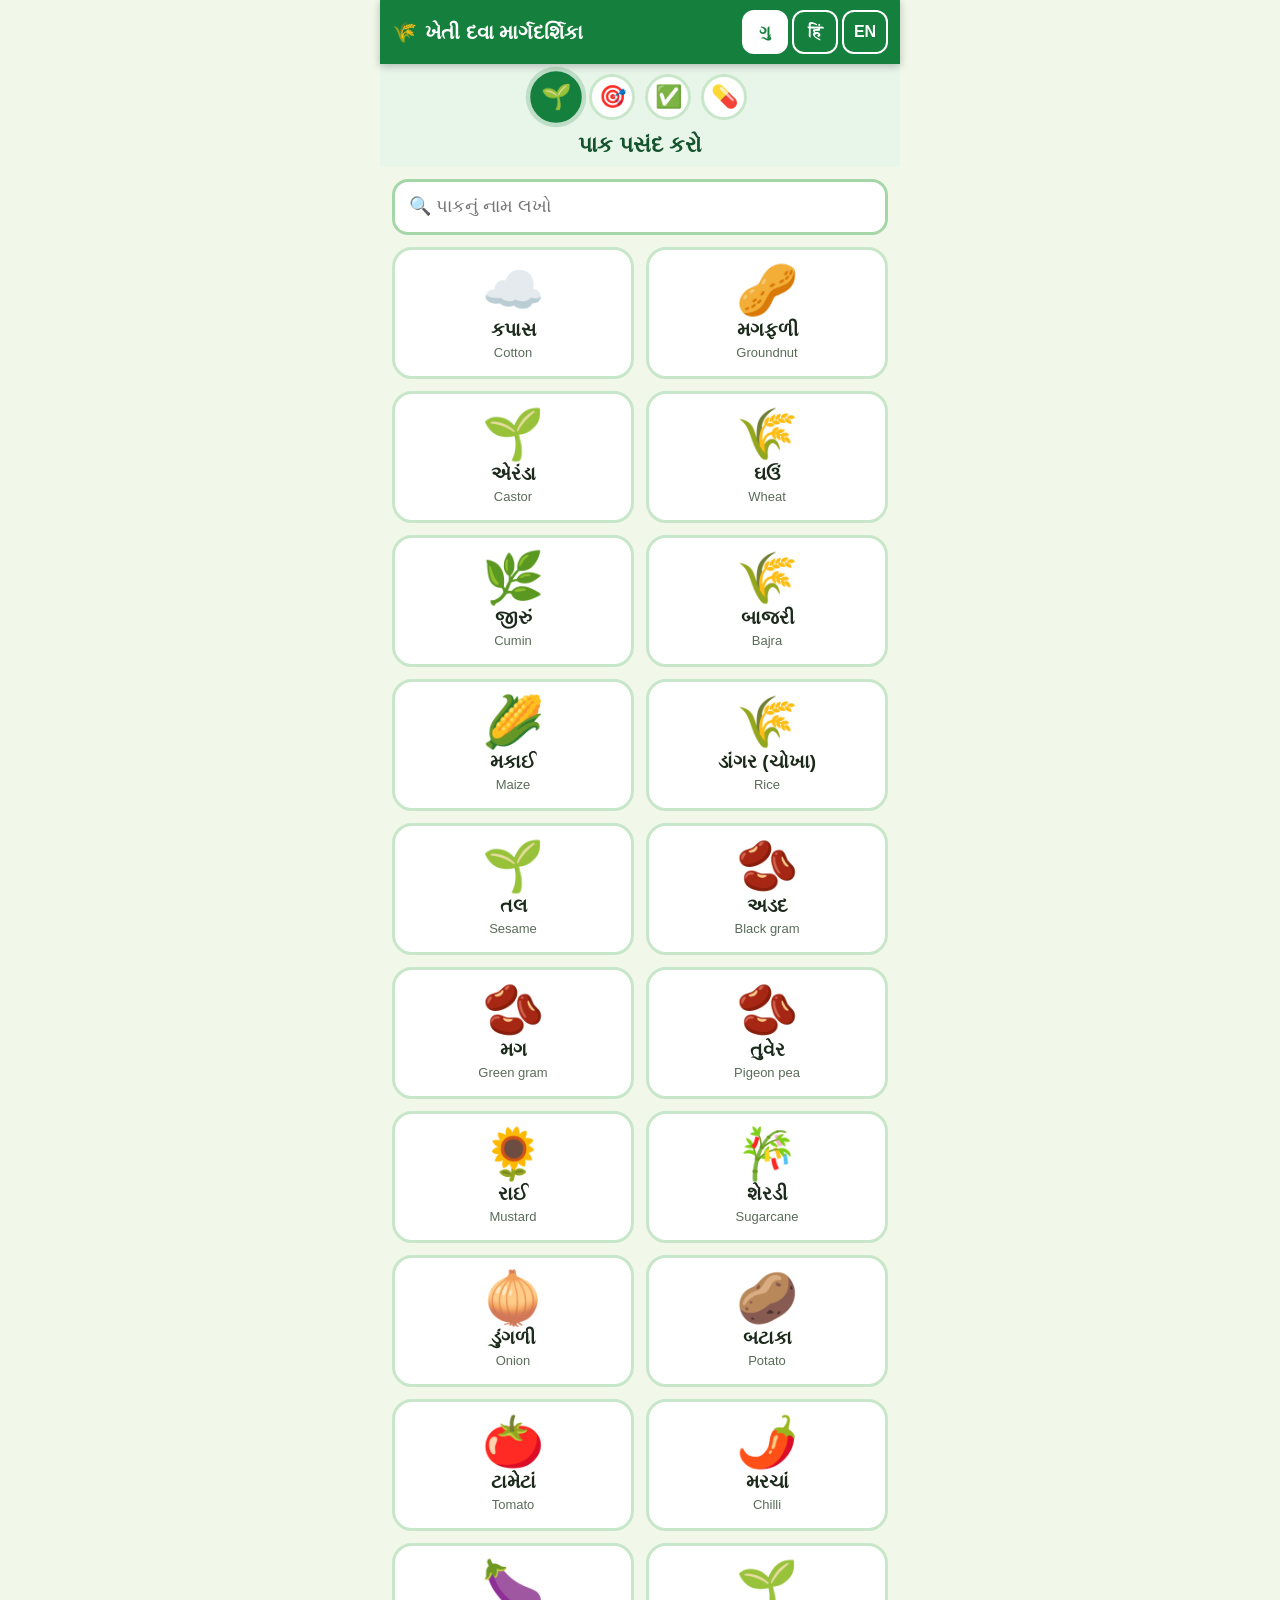
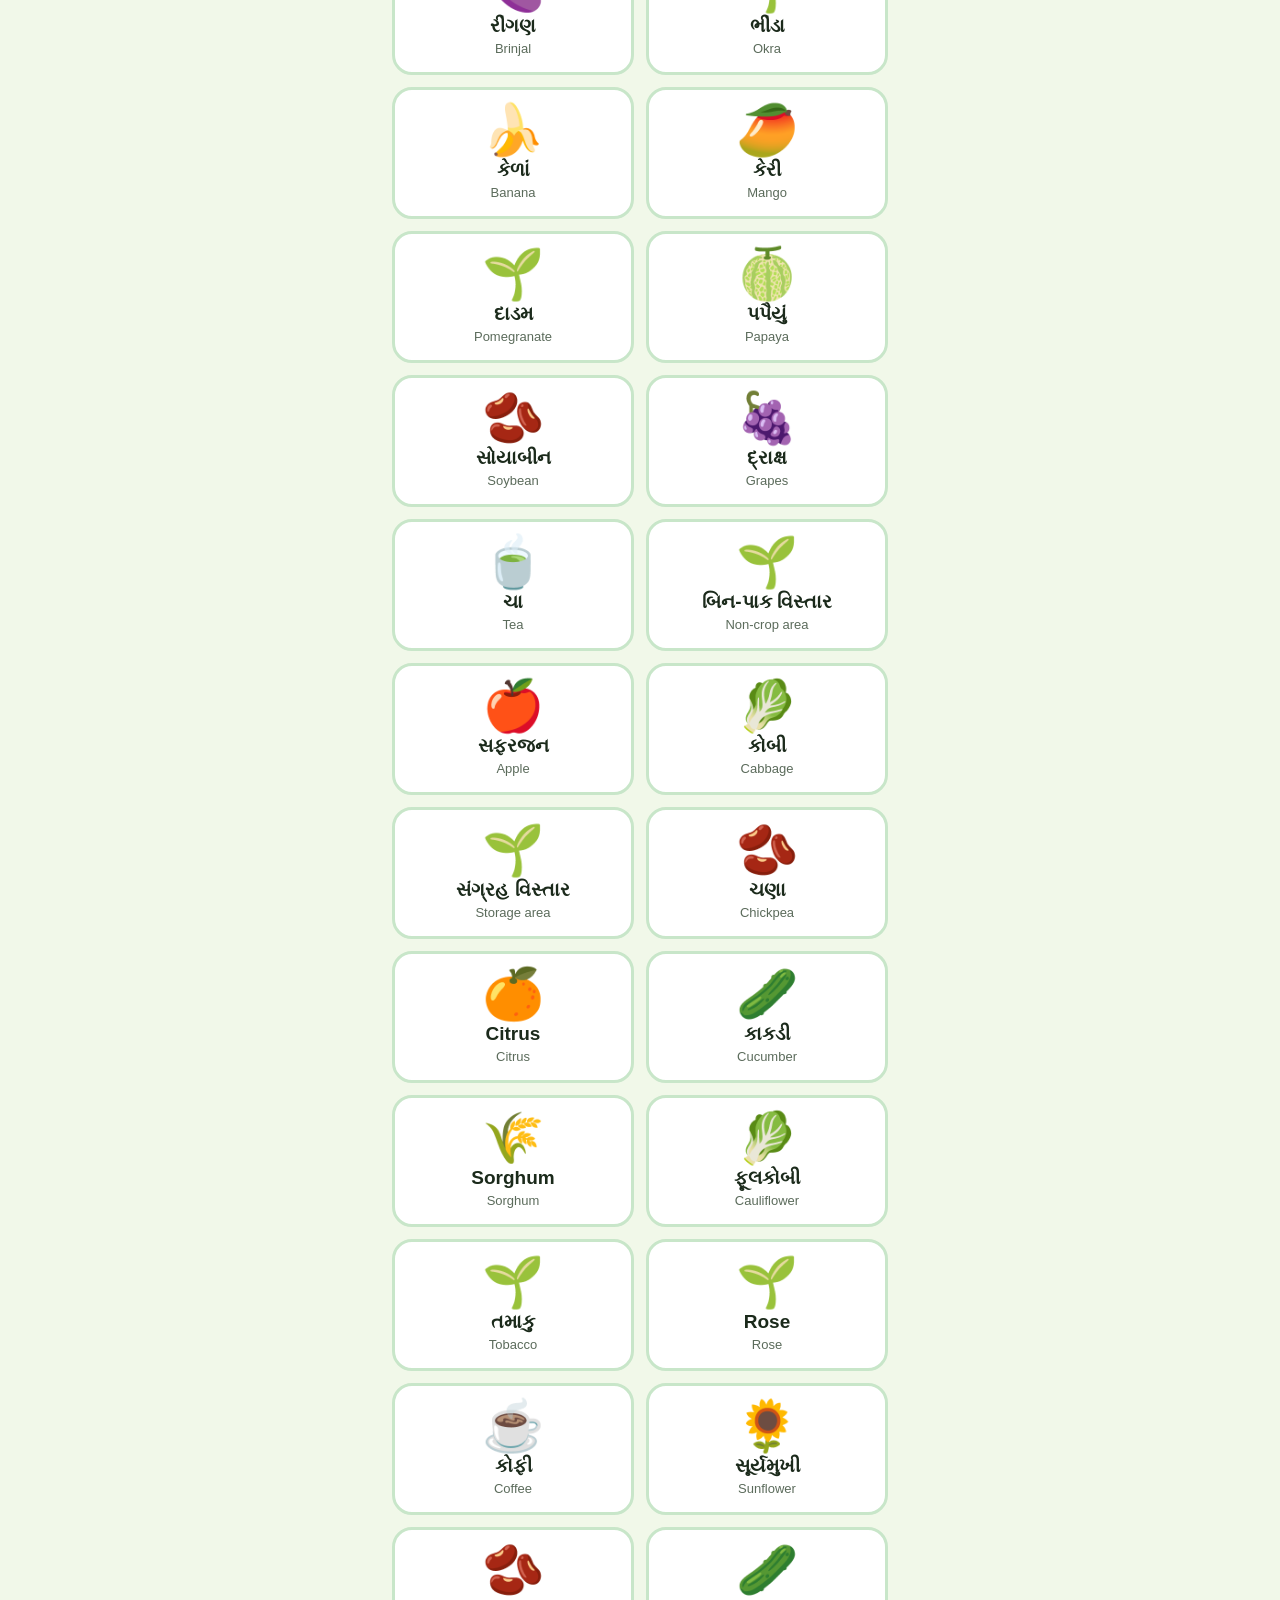
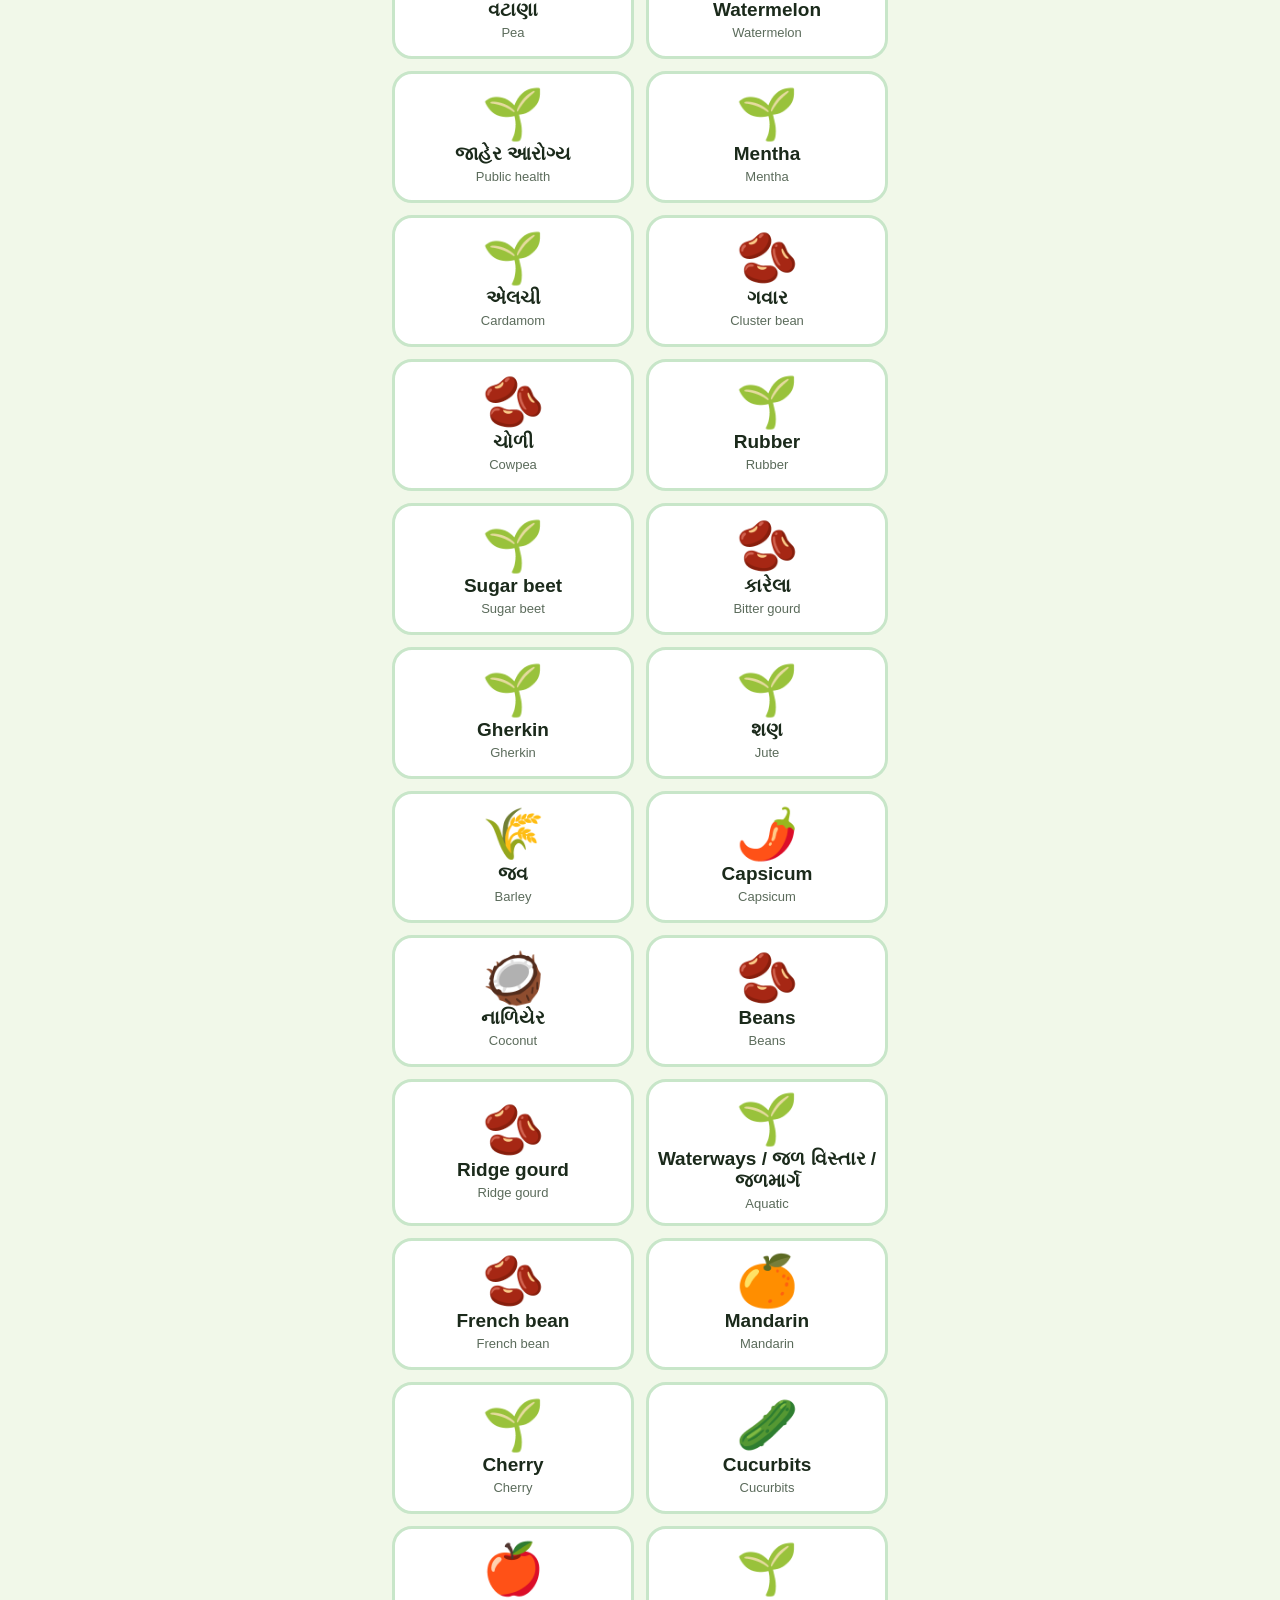
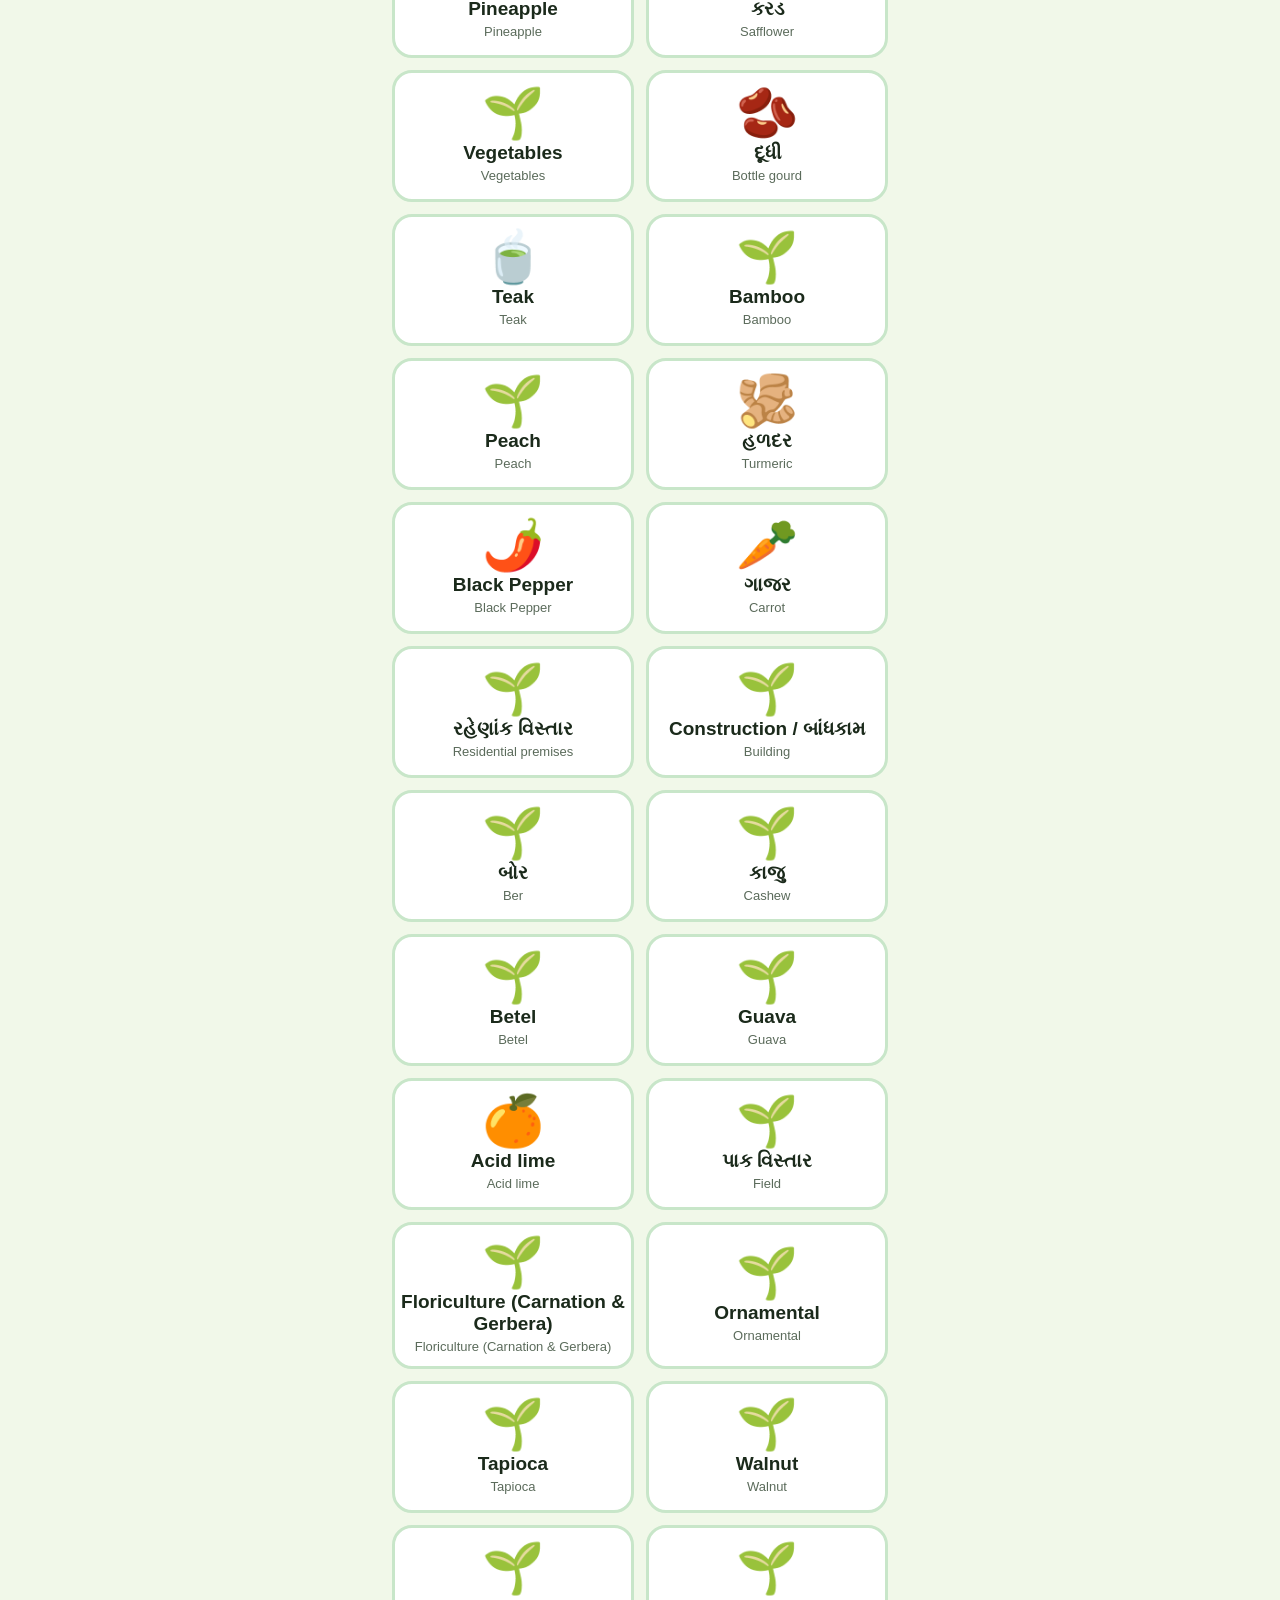
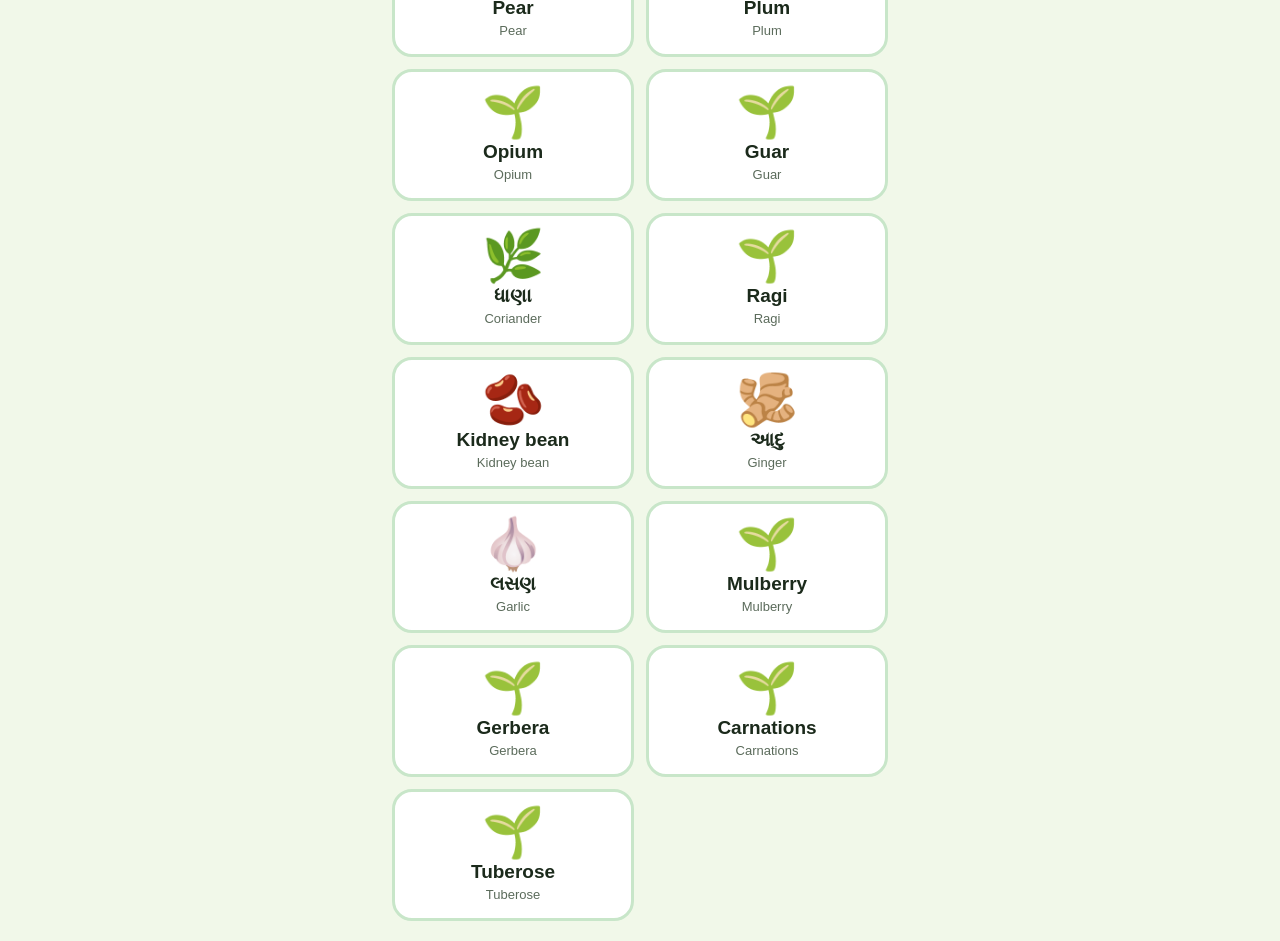
<file: public/moa-tool/farmer/index.html>
<!DOCTYPE html>
<html lang="gu">
<head>
<meta charset="utf-8">
<meta name="viewport" content="width=device-width,initial-scale=1,viewport-fit=cover">
<meta name="theme-color" content="#15803d">
<title>ખેતી દવા માર્ગદર્શિકા</title>
<style>
*{box-sizing:border-box;-webkit-tap-highlight-color:transparent}
html,body{margin:0;padding:0}
body{background:#f1f8e9;color:#1b2a1b;font-family:-apple-system,BlinkMacSystemFont,"Segoe UI",Roboto,"Noto Sans Gujarati","Noto Sans Devanagari",sans-serif;font-size:18px;line-height:1.4}
#app{max-width:520px;margin:0 auto;min-height:100vh;display:flex;flex-direction:column;background:#f1f8e9}
header{background:#15803d;color:#fff;padding:10px 12px;display:flex;align-items:center;justify-content:space-between;gap:8px;position:sticky;top:0;z-index:20;box-shadow:0 2px 8px rgba(0,0,0,.25)}
.brand{font-size:20px;font-weight:800;display:flex;align-items:center;gap:8px}
.brand .lg{display:inline-block;animation:wig 3s ease-in-out infinite}
.langs{display:flex;gap:4px}
.langs button{min-width:46px;height:44px;border:2px solid #fff;background:transparent;color:#fff;border-radius:12px;font-size:16px;font-weight:700;cursor:pointer;font-family:inherit}
.langs button.on{background:#fff;color:#15803d}
#prog{display:flex;justify-content:center;gap:10px;padding:10px 8px 4px;background:#e8f5e9}
.dot{width:46px;height:46px;border-radius:50%;background:#fff;border:3px solid #c8e6c9;display:flex;align-items:center;justify-content:center;font-size:22px;transition:all .3s}
.dot.on{border-color:#15803d;background:#15803d;transform:scale(1.12);box-shadow:0 0 0 4px rgba(21,128,61,.2)}
.dot.done{border-color:#15803d;background:#c8e6c9}
#title{text-align:center;font-size:22px;font-weight:800;color:#14532d;padding:6px 12px 6px;background:#e8f5e9;margin:0}
#stage{flex:1;padding:12px 12px 20px;overflow-x:hidden}
.in-r{animation:slideR .35s ease both}.in-l{animation:slideL .35s ease both}
.grid{display:grid;grid-template-columns:1fr 1fr;gap:12px}
.tile{background:#fff;border:3px solid #c8e6c9;border-radius:20px;padding:12px 6px;text-align:center;cursor:pointer;min-height:132px;display:flex;flex-direction:column;align-items:center;justify-content:center;gap:4px;font-family:inherit;color:inherit;animation:pop .45s ease both}
.tile:active{transform:scale(.95);border-color:#15803d}
.tile .em{font-size:50px;line-height:1}
.tile .n1{font-size:19px;font-weight:800}
.tile .n2{font-size:13px;color:#5b6b5b}
.tile.off{opacity:.4;pointer-events:none;filter:grayscale(1)}
input.q{width:100%;height:56px;font-size:18px;border:3px solid #a5d6a7;border-radius:16px;padding:0 14px;margin-bottom:12px;font-family:inherit;background:#fff}
input.q:focus{outline:none;border-color:#15803d}
.types{display:flex;flex-direction:column;gap:14px}
.ty{display:flex;align-items:center;gap:14px;background:#fff;border:3px solid #c8e6c9;border-radius:22px;padding:16px;cursor:pointer;text-align:left;font-family:inherit;color:inherit;min-height:110px;animation:pop .45s ease both}
.ty:active{transform:scale(.97)}
.ty .em{font-size:60px;animation:bob 2.2s ease-in-out infinite}
.ty .n1{font-size:24px;font-weight:800}.ty .n2{font-size:14px;color:#5b6b5b}
.ty.pest{border-color:#f59e0b}.ty.dis{border-color:#8b5cf6}.ty.weed{border-color:#16a34a}
.ty.off{opacity:.4;pointer-events:none;filter:grayscale(1)}
.chips{display:flex;flex-wrap:wrap;gap:8px;margin-bottom:10px}
.chip{background:#15803d;color:#fff;border-radius:999px;padding:6px 12px;font-size:15px;font-weight:700;animation:pop .3s ease both}
.plist{display:flex;flex-direction:column;gap:10px}
.pi{display:flex;align-items:center;gap:12px;background:#fff;border:3px solid #d7e3d7;border-radius:18px;padding:10px 12px;min-height:72px;cursor:pointer;font-family:inherit;color:inherit;text-align:left;width:100%;animation:pop .4s ease both}
.pi .em{font-size:36px}
.pi .tx{flex:1;min-width:0}
.pi .n1{font-size:19px;font-weight:800;word-break:break-word}
.pi .n2{font-size:13px;color:#5b6b5b;word-break:break-word}
.pi .ck{width:38px;height:38px;border-radius:50%;border:3px solid #b0bec5;display:flex;align-items:center;justify-content:center;font-size:22px;color:#fff;flex:none;transition:all .2s}
.pi.sel{border-color:#15803d;background:#e8f5e9}
.pi.sel .ck{background:#15803d;border-color:#15803d;animation:pop .3s ease}
footer{position:sticky;bottom:0;background:#fff;border-top:2px solid #c8e6c9;padding:10px 12px calc(10px + env(safe-area-inset-bottom));display:flex;gap:10px;z-index:20}
footer button{flex:1;min-height:58px;border:0;border-radius:16px;font-size:19px;font-weight:800;font-family:inherit;cursor:pointer;background:#e0e0e0;color:#333}
footer button.go{background:#15803d;color:#fff;animation:pulse 1.6s ease-in-out infinite}
footer button.go[disabled]{background:#b0bec5;animation:none}
footer button.sp{background:#1d4ed8;color:#fff}
.hdr{background:#fff;border-radius:20px;padding:12px;margin-bottom:12px;border:3px solid #c8e6c9;position:relative;overflow:hidden}
.hdr .row{display:flex;align-items:center;gap:10px}
.hdr .em{font-size:44px}
.hdr .cn{font-size:22px;font-weight:800}
.drops{position:absolute;right:12px;top:0;font-size:22px;pointer-events:none}
.drops span{position:absolute;animation:drop 1.8s linear infinite;opacity:0}
.drops span:nth-child(2){left:22px;animation-delay:.5s}.drops span:nth-child(3){left:44px;animation-delay:1s}
.tip{background:#fffde7;border:2px dashed #f9a825;border-radius:14px;padding:10px 12px;margin:10px 0;font-size:16px}
.rc{background:#fff;border-radius:22px;border:4px solid;padding:14px;animation:pop .5s ease both;position:relative}
.rc.l1{border-color:#16a34a}.rc.l2{border-color:#f59e0b}.rc.l3{border-color:#dc2626;background:#fff5f5}
.rh{display:flex;align-items:center;gap:10px;margin-bottom:8px}
.rh .bul{font-size:34px}
.rh b{font-size:21px;display:block}.rh small{font-size:14px;color:#5b6b5b}
.star{position:absolute;right:10px;top:8px;font-size:34px;animation:pulse 1.3s ease-in-out infinite}
.pname{font-size:23px;font-weight:800;word-break:break-word;margin:4px 0}
.grp{display:inline-block;background:#eceff1;color:#455a64;border-radius:8px;padding:2px 8px;font-size:12px;font-weight:700;margin-bottom:6px}
.cov{display:inline-block;background:#ede9fe;color:#5b21b6;border-radius:999px;padding:3px 10px;font-size:13px;font-weight:700;margin:0 0 6px 6px}
.dose{background:#e3f2fd;border-radius:16px;padding:10px 12px;margin:8px 0;text-align:center}
.dose .pl{font-size:16px;color:#0d47a1;font-weight:700}
.dose .amt{font-size:34px;font-weight:900;color:#0d47a1;animation:pulse 2.4s ease-in-out infinite}
.dose .ac{font-size:14px;color:#37474f;margin-top:2px}
.phi{background:#fff3e0;border-radius:12px;padding:8px 10px;font-size:16px;font-weight:700;margin-top:6px}
.warn{background:#ffebee;color:#b71c1c;border:2px solid #e53935;border-radius:12px;padding:8px 10px;font-size:15px;font-weight:700;margin-top:8px}
.arrow{text-align:center;font-size:36px;animation:bob 1.4s ease-in-out infinite;margin:4px 0}
details{margin-top:10px}summary{font-size:17px;font-weight:800;cursor:pointer;min-height:44px;display:flex;align-items:center;color:#14532d}
.alt{border-top:1px solid #e0e0e0;padding:8px 0;font-size:16px}.alt b{display:block;word-break:break-word}.alt span{color:#0d47a1;font-weight:700}
.safe{display:grid;grid-template-columns:1fr 1fr;gap:8px;margin-top:14px}
.safe div{background:#fff;border-radius:14px;padding:10px;font-size:15px;font-weight:700;border:2px solid #c8e6c9}
.note{font-size:14px;color:#5b6b5b;margin-top:12px}
.empty{background:#fff;border-radius:18px;padding:18px;text-align:center;font-size:18px;border:3px dashed #ef9a9a}
@keyframes pop{0%{transform:scale(.7);opacity:0}70%{transform:scale(1.04);opacity:1}100%{transform:scale(1);opacity:1}}
@keyframes slideR{from{transform:translateX(40px);opacity:0}to{transform:none;opacity:1}}
@keyframes slideL{from{transform:translateX(-40px);opacity:0}to{transform:none;opacity:1}}
@keyframes bob{0%,100%{transform:translateY(0)}50%{transform:translateY(8px)}}
@keyframes pulse{0%,100%{transform:scale(1)}50%{transform:scale(1.06)}}
@keyframes drop{0%{transform:translateY(-6px);opacity:0}30%{opacity:1}100%{transform:translateY(54px);opacity:0}}
@keyframes wig{0%,100%{transform:rotate(-8deg)}50%{transform:rotate(8deg)}}
@media (prefers-reduced-motion:reduce){*{animation:none!important;transition:none!important}}
</style>
<link rel="manifest" href="manifest.json"><link rel="icon" type="image/png" href="icons/icon-192.png"><link rel="apple-touch-icon" href="icons/apple-touch-icon.png"><meta name="mobile-web-app-capable" content="yes"><meta name="apple-mobile-web-app-capable" content="yes"><meta name="apple-mobile-web-app-title" content="ખેતી દવા"><meta name="apple-mobile-web-app-status-bar-style" content="default"></head>
<body>
<div id="app">
<header><div class="brand"><span class="lg">🌾</span><span id="ttl"></span></div><div class="langs" id="langs"><button data-l="gu">ગુ</button><button data-l="hi">हिं</button><button data-l="en">EN</button></div></header>
<div id="prog"></div>
<h1 id="title"></h1>
<main id="stage"></main>
<footer id="ft"></footer>
</div>
<script>
(function(){
'use strict';
var CRP=["","Rose","Grapes / દ્રાક્ષ","Apple / સફરજન","Tomato / ટામેટાં","Cotton / કપાસ","Safflower / કરડ","Rice / ડાંગર (ચોખા)","Chilli / મરચાં","Cardamom / એલચી","Cabbage / કોબી","Okra / ભીંડા","Tea / ચા","Soybean / સોયાબીન","Brinjal / રીંગણ","Cucumber / કાકડી","Storage area / સંગ્રહ વિસ્તાર","Pigeon pea / તુવેર","Sugarcane / શેરડી","Maize / મકાઈ","Pomegranate / દાડમ","Wheat / ઘઉં","Chickpea / ચણા","Groundnut / મગફળી","Coconut / નાળિયેર","Bamboo","Mango / કેરી","Barley / જવ","Bajra / બાજરી","Sorghum","Jute / શણ","French bean","Potato / બટાકા","Citrus","Mustard / રાઈ","Banana / કેળાં","Peach","Mandarin","Pea / વટાણા","Cumin / જીરું","Black gram / અડદ","Bitter gourd / કારેલા","Green gram / મગ","Beans","Onion / ડુંગળી","Ber / બોર","Tobacco / તમાકુ","Gherkin","Ridge gourd","Watermelon","Capsicum","Sunflower / સૂર્યમુખી","Floriculture (Carnation & Gerbera)","Cauliflower / ફૂલકોબી","Castor / એરંડા","Rubber","Vegetables","Sesame / તલ","Coffee / કોફી","Cashew / કાજુ","Cherry","Ornamental","Tapioca","Sugar beet","Cluster bean / ગવાર","Cucurbits","Walnut","Cowpea / ચોળી","Betel","Pear","Plum","Guava","Opium","Guar","Coriander / ધાણા","Papaya / પપૈયું","Bottle gourd / દૂધી","Ragi","Turmeric / હળદર","Kidney bean","Ginger / આદુ","Black Pepper","Garlic / લસણ","Carrot / ગાજર","Non-crop area / બિન-પાક વિસ્તાર","Aquatic / Waterways / જળ વિસ્તાર / જળમાર્ગ","Pineapple","Mulberry","Teak","Gerbera","Carnations","Tuberose","Acid lime","Public health / જાહેર આરોગ્ય","Field / પાક વિસ્તાર","Residential premises / રહેણાંક વિસ્તાર","Building / Construction / બાંધકામ","Mentha"],TGT=["","Mites / Yellow Mite","European Red Mite (Panonychus ulmi)","Spotted Red Spider Mite","Red Spider Mites","Leaf miner (Liriomyza trifolii)","Jassids","Bollworm","Aphids","Yellow stem borer / Stem borer (Scirpophaga incertulas)","Leaf folder / Rice leaf folder (Cnaphalocrocis medinalis)","Plant hopper","Green leaf hopper","Boll worm complex","Stem borer / Spotted Stemborer (Chilo partellus)","Brown plant hopper (Nilaparvata lugens)","Thrips / Chilli thrips","Fruit borer / Pod borer","Shoot","Panicle","Capsule borer","Whitefly","Mosquito Bug (Helopeltis theivora)","Pink bollworm (Pectinophora gossypiella)","Girdle beetle","Green semilooper / Semi-looper (Chrysodeixis acuta)","Tobacco caterpillar / Leaf eating caterpillar","Other / application notes","Seed Grains Millet","Pulses Dry Fruits","Saw Toothed Grain","Beetle","Rice Moth","Almond Moth","Long headed flour beetle","Pod borer","White Backed Plant Hopper (Sogatella furcifera)","Adontotermes obesus (Termite)","Diamond Back Moth (Plutella xylostella)","Fall armyworm (Spodoptera frugiperda)","Tobacco","Caterpillar","Field Rat","Large Bandicota Indian house rat","Indian field mouse","Indian house rat","Large Bandicota","Indian","Field mouse","Field Rat Large Bandicota","Hopper","Mealy Bugs (Planococcus citri)","Cyst nematode","Shoofly","Nematode","White Grubs","Woolly aphid","Gall Midge","Hispa (Dicladispa armigera)","Mustard leaf miner","Root Knot Nematode","Top Borer (Scirpophaga excerptalis)","Ear cockle nematode","Cereal cyst nematode","Reni-form nematode","Rhizome weevil","Leaf curl aphid","Soft greens scale","Other / not specified","Stem weevil","Cock chafer grub","White aphid","Fruit","Shoot borer","Whorl maggot (Hydrellia sasakii)","American bollworm","Spotted bollworm","Early shoot borer (Chilo infuscatellus)","Pod fly (Melanagromyza obtusa)","Stem fly / Pod borer","Leaf Caterpillars","Pink stem borer (Sesamia inference)","Spotted pod borer / Pod borer","Stalk borer (Chilo auricilius)","Groundnut leaf miner (Aproaerema modicella)","Semilooper","Maruca vitrata","Tobacco leaf eating caterpillar","Black bug","Cut worm","Early shoot","Pyrilla","Root grub","Black citrus","Ground beetle","Grass hopper","White Grubs Indoor or outdoor","Flea beetle (Scelodonta strigicollis)","Pomegranate butterfly (Deudorix gossypi)","Cabbage Aphid (Brevicoryne brassicae)","Mustard Aphid / Aphid (Lipaphis erysimi)","Red pumpkin beetle (Aulacophora foveicollis)","Pumpkin caterpillar (Diaphania indica)","Fruit Fly (Bactrocera cucurbitae)","Whitefly- Bemisia tabaci Aphid- Aphis gossypii Shoot","Whitefly- Bemisia tabaci Shoot","Fruit borer – Leucinodes orbonalis Aphids- Aphis gossypii Thrips- Thrips tabaci","Pumpkin","Citrus Psylla (Diaphorina citri)","Cucumber Moth","Burrowing","Bihar hairy caterpillar","Epilachna grub (Hadda beetle)","Stunt nematode","Tea Thrips","Sucking insects","Sucking","Insects","Lopper","Whitefliesand","Red sp","Spidermitesand","Milky weed bug","Grey weevil","Painted bug","Midge","Sawfly","Scale","Green leaf","Tea Looper","Purple mite","Yellow mite","White backed plant hopper Crop","European Red Spider Mite","Pink Mite","Scarlet Mite (Brevipalpus phoenicis)","Two Spotted Spider Mite (Tetranychus spp)","European","Red mite","Eriophyid mites","Spotted","Spiny","Pink American","Egyptian bollworm","Termites (Odontotermes obesus)","Rice leaf hopper","Rice Gall midge","Root borer","Green leaf hopper Rice leaf hopper","Armyworm","Mango Hopper","Blackgram","Diamond moth back","Early shoot borer Termites","Red cotton bug","Shoot fly (Atherigonasoccatt a)","Mustard sawfly","Psylla","1st spray when insect pest reaches ETL. Repeat one spray at 10-15 days interval depending upon pest severity (Flea beetle)","Pod borer complex","Leaf Feeder","Leaf worm","Gridle","I. niveosparsus","I. nitidulus)","Rice Hispa","Snails","Slugs","Giant","African snails","Rust Red Flour Beetle","Two spotted","Spider mite","Yellow","White mite","American","Blue leaf hopper","White leaf hopper","Leaf beetle","San jose scale","Wooly Aphid","Tingid bug","Green bug","Rice case worm","Leaf Webber","Ear head midge","Wolly apple aphid (Eriosomalanigerum)","Green Aphid (Aphis pomi)","Tortricid moth","Hopper caterpillar","Blue beetle","Ear head","Leaf weevil","Citrus butterfly","Red hairy caterpillar","Tomato pinworm (Tuta absoluta)","Chilli Yellow Mite","Cotton mealy bug (Phenococcus spp.)","Fall Armyworm Spodopetra frugiperda","Helicoverpa spp","Idioscopus spp","Sucking pest","Brown Plant Hopper Green Leaf Hopper","Mites (Polyphagotarso nemus latus)","Fruit rot","Anthracnose","Powdery mildew","Fusarium root rot","Phytophthora foot rot","Seedling blight","B light","Termi / Termite (Odontotermes spp.)","Collar rot niger)","Stem rot","Root rot (Macrophomina phaseolina)","Sheath","Leaf Blast","Brown spot","Looper","Yellow stem","Girdle","Collar rot","Tikka leaf spot","Phakopsora pachyrhizi","Pink boll","Epilachana Beetle (Henosepilachna vigintioctopunctata)","White backed","Rice Ear Head Bug","Sogatellafurcifera (Horvath)","Leaf folder Cauliflower","Leaf roller","Thrips. Aphid","Cucumber beetle","Spodoptera litura","Helicoverpa armigera","Early blight","Leaf sp","Leaf eating caterpillar","Leaf hopper – Amrasca biguttula biguttula Thrips – Thrips palmi Fruit","Shoot Borer – Leucinodes orbonalis Red spider mite – Tetranychus urticae Whitefly – Bemisia tabaci","Gundhi bug","Cercospora leaf spot (Cercospora capsica)","Pests Brown Plant Hopper","Folder","Sheath blight (Rhizoctonia solani)","Chilli fruit Borer","Powdery","Mildew","Black Thrips (Thrips parvispinus)","Mealy bugs , Jassids (Amrasca devastans), Aphids (Aphis gossypii), Whiteflies (Bemisia tabaci) (Phenococcus solenopsis, Thrips (Thips tabaci)","Green leaf folder (Nephotettix nigropictus)","Cauliflower","Late Blight (Phytophthora infestans)","Downy mildew","Early","Fruit spot","Black scurf (Rhizoctonia solani)","Blast (Pyricularia oryzae)","Brown Leaf Spot (Bipolaris oryzae)","Gummosis","White root","Tikka","Karnal bunt","Venturia inaequalis","Brown rot","Fly speck","Bitter rot","Damping off (Pythium aphanidermatum)","Black spot","Leaf spot","Soil drench (Damping off)","Loose smut","Set rot","Downy leafspot","Web blight","Frog eye spot","Flag smut","Covered smut","Angular","Canker","Foot rot","Black Rot","Black Sank","Frog eye leaf","Bud rot","Clump rot","False smut","Bacterial leaf blight (Xanthomonas oryzae pv. oryzae)","Blister blight","Angular leaf spot","Bacterial bight","Stem canker","Pyraclostrobin 75 g","L + Tricyclazole 150 g","Bakane (Fusarium moniliforme)","Die-back","Purple Blotch (Alternaria porii)","Alternaria leaf blight","Blotch","Premature leaf fall (Marssonina coronaria)","Botryosphaeria spp","Diplodia spp","Colletotrichum gloeosporiodes","Post harvest fruit rot complex of fungi Grey mould Botrytis cinerea Blue mould Penicillium sp Fruit rot Diplodia sp Colletotrichum Alternaria","Botrytis cinerea","Penicillium sp","Alternaria alternata","Mucor piriformis","Rhizoctonia root rot","Cotyledonary spot","Seedling","Disease","Azukhal","Sheath Rot (Rhizoctonia solani)","Leaf rust","Alternaria leaf spot Rapeseed","Mustard","Bacterial leaf spot","Twig blight","Grey Mildew","Leaf Blight","Turcicum leaf blight","Grey Blight","Apple Blotch","Leaf Scab","Fruit Scab","Alternaria Spot","Sooty blotch","Brown","Black rust","Buck eye rot","Ripe rot","Tikka disease","Cigar end rot","Tip rot","Sigatoka leaf spot","White rust","Sorghum","Sugarcane downy mildew","Phillippine","Browny stripe downy mildew","Alternaria blight","Alternaria Fruit Spot","Anthracnose disease","Alternaria leaf spot (Alternaria spp.)","Purple","Stemphyliu m","Myrotheciu m leaf spot","Chilies","Rice blast","Cumin blight (Alternaria burnsii)","Brown Rust (Puccinia recondi te F.sp. tritici)","Stem rust (P.graminis f.sp . tritici)","Stripe rust","Yellow Rust (Puccinia striiformis sp. tritici)","Early leaf spot (Cercospora arachidicola)","C. personata (Lateleafspot)","Narrow leaf spot","Frog eye leaf spot (Cercospora sojina)","Alternaria","Fire blight Advisable to spray trees every3to4 days during Blossom time","Halo blight","Citrus canker","Blackleg","Soft rot","Bacterial brown wilt or ring or The bangle of potato","Wildfire","Bacterial","Blister","Fire blight","Citrus canker interval of 15to 20 days","Fully cover the foliage","Young fruits After the appearance of new growth","Angular leaf spot or black arm","Bacterial Leaf blight the vascular bundles insides the seedlings","Blister Blight rows on either side","Grain smut","Fusarium oxysporum","Pod blight (Anthracnose)","Stemphylium blight","Marssonina Leaf blotch (Premature leaf fall)","Rhizoctonia solani","Ring Rot","Grain Discoloration","Leaf stripe","Seed born","Bunt of Wheat","Red leaf spot","Grey leaf mould","Greasy spot","Early blight Crop","Septoria leaf spot","Rhizoctonia seedling blight","Pythium seedling blight","Septoria","Sigatoka","Dirty Panicle","Downey","Spots","Leaf blotch","Rhizome rot","Red rot","Rust disease","Yellow Sigatoka (Mycosphaerella musicola)","Choanephora blight","Anthracnose Leaf Spot","Colletotrichumcapsi ci","Termite and","Root aphid","Sclerotium rot (Sclerotoium rolfsii)","Cercospora Leaf","Alternaria Leaf","Apple Scab and (Apple scab)","Red rust","Stem blight","Sooty mould","Anthracnose fruit rot","Dry root rot","Charcoal rot","Seedling rot","Ascochyta foot rot","Fusaium wilt","Seed rot","Late leaf spot (Phaeoisariopsis personata)","Alternaria blotch","Other seed borne","Early soil borne","Other seedling","Gemmosis (Phytophthora palmivora)","Tomato Late Blight (Phytophthora infestan Early Blight (Alternari solani)","Scab Venturia inaequalis","Neck blast (Pyricularia oryzae)","Anthraconase","Post harvest (Anthracnose and Soft rot)","Anthracnose leaf spot of Rose","Marssonina blotch","Coffee leaf rust","Tercicum","Common rust","Core rot","Phytophthora fruit rot of tree","Plant protection equipment used","Leaf and neck (Blast)","Dirty Panicle complex","Panicle blast","Light blight","Target Leaf Spot","Phytopthora viz","Crown rot","Leaf fall","Stemphylium Leaf Blight","Leafspot disease","Early Mildew","Leaf blast For Nursery-prepare total slurry volume 32 ml with appropriate quantity of the formulation","Water for treating 1 kg of rice seed. Seed can be treated by mixing the proper amount of the slurry","Seed on a polythene bag. The treated seeds should be dried in shade","Ustilaginoidea virens","Wet rot","Blast disease","Rust-Puccinia graminis tritici","Powdery mildew- Blumeria grami Rust-Puccinia graminis tritici","Blumeria grami","Boll Rot complex","Yellow Rust Powdery Mildew","Sheath Blight Leaf Blast","Seedling wilt","Fungal wilt","Blast like","Fusarium spp","Late blight late blight","False discoloration","Rice Sheath blight (Rhizoctonia solani)","Of Rice","Powdery mildew of chilli (Leveillula taurica)","Sigatoka (Mycosphaere lla musicola)","After 40-45 days of transplantation","Leaf and","Broadcast uniformly over a hectare of land","Bacterial Wilt (Ralstonia solanacearum)","Bacterial soft rot (Erwinia carotovora)","ML min","NCMR Accession number MCC 0580","Tomato oxysporum f.sp. lycopersici)","At the time of transplanting","Capsule rot (Phytophthora meadii)","Wilt of tomato (Fusarium oxysporum f.sp. lycopersici)","Panama wilt","Coating","Root wilt","Irrigate the field immediately","Urd bean","Root wilt (Fusarium oxysporum f.sp","Lycopersici)","Stalk rot (Sclerotinia sclerotiorum)","Uniformly over a hectare of land","Ensure uniform coating","Large crab grass / Crab grass (Digitaria sanguinalis)","Bermuda grass (Cynodon dactylon)","Trianthema monogyna","Ageratum conyzoides","Crow foot grass (Dactyloctenium aegyptium)","Banyyard grass (Echinochloa crusgalli)","Jungle rice / Wild rice (Echinochloa colona)","Common sedge / Motha (Cyperus difformis)","Ricefield flatsedge (Cyperus iria)","False Daisy (Eclipta alba)","Ischaemum rugosum","Fimbristylis sp","Comrnon water clover (Marsilea quadrifoliata)","False amaranth (Digera arvensis)","Barnyard grass","Eleusine","Xantrhium stremerium","Brachiaria sp","Digitaria sp","Slender amaranth (Amaranthus viridis)","Cleome viscose","Polygonum spp","Portulaca oleracea","Boerhaavia diffusa","Euphorbia spp","Tribulus terrestris","E. crusgalli","Cyperus spp","Hoorah grass (Fimbristylis miliacea)","Water crest / Water Primose (Ludwigia parviflora)","Bergia capensis","Monarch redstem (Ammania baccifera)","Sphenoclea zeylanica","Red sprangle top (Leptochloa chinensis)","Purple nutsedge (Cyperus rotundus)","Copper leaf (Acalypha indica)","Tropical spiderwort / Day flower (Commelina benghalensis)","Ludwigia sp","Broad Leaved Weeds (Monochoria vaginalis)","Alternanthera philoxeroides","Goose grass (Eleusine indica)","Wild spinach / Lamb's quarters (Chenopodium album)","Melilotus indica","White sweet clover (Melilotus alba)","Medicago denticulata","Lathyrus aphaca","Blue Pimpernel (Anagallis arvensis)","Vicia sativa","Cirsium arvense","Rumex sp","Malwa sp","Stonebreaker / Gale of the wind (Phyllanthus niruri)","Spilanthes sp","Celosia argentia","Cocumis trigonus","Congress grass / Carrot grass (Parthenium hysterophorus)","Horse purslane (Trianthema portulacastrum)","Caesulia axillaris","Running grass (Brachiaria reptans)","Phalaris minor (Canarygrass)","Viper grass","Commelina sp","Echinochloa spp / Echinochloa crus galli (Barnyard grass)","Striga sp","Trianthema spp","Asthama herb (Euphorbia hirta)","Amaranthus spp","Fumaria parviflora","Chenopodium sp","Ageratum","Paspalum","Setaria spp","Asphodelus tenuifolius","Field bindweed (Convolvulus arvensis)","Tridax procumbens","Eichhornia crassipes","Convolvulus spp","Lesser swine-cress / Swine Cress (Coronopus didymus)","Oxalis corniculata","Sonchus arvensis","Dudhi (Euphorbia enticulat)","Spiny pigweed (Amaranthus spinosus)","Cleome chelidonii","Lagasca mollis","Xanthium spp","Leucas aspera","Argemone maxicana","Boerhaavia hispada","Solanum elaeagnifolium","Spergula arvensis","Avena fatua","Canary grass (Phalaris minor)","Setaria glauca","Paspalum conjugatum","Dactyloctenium","Chloris barbata","Eragrostis zeylenica","Grasses","Non grasses","Tribulus","Terristris","Commelina nudiflora","Cyanotis spp","Alternanthera echinata","Ipomoea spp","Eleusine aegyptia","Acalypha sp","Soyabean","Chinese lovegrass (Eragrostis minor)","Digitaria longiflora","Aeluropus villosus","Indigofera glandulosa","Paspalum discichum","Paspalum scrobiculatum","Leersia hexandra","Bullet grass (Panicum repens)","Alternanthera enticul","Eclipta prostrate","Lindernia ciliate","Commelina diffusa","Cyanotis axillaris","Acanthospermum hispidum","Cleome enticu","Datura sp","Portulaca sp","Achyranthus aspera","Cenchrus cathorticus","Panicum spp","Gynandropsis pentaphylla","Eragrostis spp","Cyperus campestris","Physalis minima","Borreria hispida","Imperata cylindrica","Digitaria marginata","Arundinella bengalensis","Axonopus compressus","Kalm grass","Polygonum perfoliatum","Bidens pilosa","Boreria latifolia","Crop area","Panicum isochmi","Brachiaria eruciformis","Mentha","Para grass (Brachiaria mutica)","Imazethapyr","Herbicide","Tolerant","Dinebra enticu","Digera spp","Commelina communis","Echinochloa crusgalli (Sanwak)","Ludwigia parviflora (Ban long)","Eclipta alba (Bhringraj)","Ammania baccifera (Banmirich)","Poa annua","Carthamus oxyacantha","Launea sp","Pluchia lanceolata","Vicia enticu","M. lupulina","Sacchiolepis","Echinochloa colonum (Jungle Rice)","Ammannia baccifera (Blistering Ammannia)","Cyperus Iria (Ricefield Flatsedge)","Sedges","Leaves","Wild Oat (Avena ludoviciana)","Polypogom monspliensis","Cyperus esculentus","Borreria sp","Melilotus sp","Asphodelus fistulosus","Cychorium intybus","Parthenium sp","Hysterophorus","Euphorbia frustrate","Sphenoclea","Solanum spp","Rumex denticulate","Scirpus spp. Ludwigia parviflora (Water crest)","Fimbristylis spp (Hoora grass)","Rotala spp","Echinochloa crusgalli E. Colonum","C. difformis","Ludwigia quadrifoliata","Cyperus difformis","Remex sp","Echinochloa crusgalli E. colonum Cyperus iria C. difformis Marsilea quadrifoliata","Marsilea spp","Imperata","Corchorus spp","Grassy","Minimum tillage","Tridax sp","Rosa moschata","Rosa eglantaria","Rubus ellipticus","Hydrilla","Typha latifolia","Alternanthera sessilis","Lantana camara","Monochoria","Clusterbean","Sesamum","Nut grass (Cyperus difformis, C. iria)","Nursery paddy","Trianthema Spp Amaranthus Spp Chenopodium Spp Digera Spp Celosia argentia","Defoliant for better","Uniform boll opening","Easy picking","Panicum repens (Creeping panic)","Echinochloa crusgalli E. colomum Eragrostis sp","Paspalidium sp","Soyabean Brown top millet","Hemarthria compressa","Cropped","Bidens spp","Conyza spp","Crassocephala integrifolia","Galinsoga parviflora","Mumosa pudica","Chromolaena odorata","Commuenila benghalensis","Dinebra","Phyllanthus spp","Cynodon sp","Fumeria pomiflora","Malvela perviflora","Crassocephalum crepidiodes","Oxalis sp","Conyza ambigua","Drymaria diandra","Emillia sonchifolia","Mitracarpus verticilatus","Syndnedrella nodiflora","Toothed dock (Rumex dentatus)","Enhydra fluctuans","Scirpus Sp","Crassocephalum","Crepidioides","Mimosa sp","Mitracarpus villosus","Lathyrus sp","Medicago spp","Euphorbia hirta Non-crop area","Grasses Phalaris minor / Phalaris minor (Littleseed canarygrass)","Chenopodium album (Lambs quarter)","Rumes Sp (Golden dock)","Eluropus villosus","Cardanthera triflora","Bidens biternata","Ageratum conyzoides Non-crop area","Cotton weed (Corchorus trilocularis)","Non-crop area","Coronopus didymus ml","Brachiaria ramosa","Alternanthera spp","Colonum","Arabica","Imazapic","Imazapyr – Hebicide Tolerant Rice Imazapic","Imazapyr","Blumea lacera","Garden balsam (Impatiens balsamina)","Avena spp (Wild oat)","Broad leaved Weeds: Chenopodium album / Chenopodium album (Fat hen)","Medicago denticulate (Toothed medic)","Rumex spp (Wild spinach)","Cynodon dactylon","Coronopus didymus (Swine cress)","Black nightshade / Nightshade (Solanum nigrum)","Amaranthus spinosus / Broad leaved Weeds Chenopodium album (Pigweed)","Malva parviflora","Conyzoides","Digitaria ciliaris","Commelina benghalensis Non-crop area","Wild spinach (Chenopodium album","Broad- leaf weeds Ludwigia parviflora","Grassy weeds","Broad Leave","Dactyloctenium aegyptium Echinochloa colonum Eleusine indica","Commelina Benghalensis Euphorbia hirta Digera arvensis Amaranthus viridis","Monocot weeds","Broad leaved","Guinea grass (Panicum maximum)","Physalians angulata","Digitaria sanguinalis","Dactyloctenium aegyptium (Crowfoot grass)","Digera arvensis (False amaranth)","Commelina benghalensis","Stellaria media","Physalis spp","To control Mango malformation- Before fruit bud differentiations approx. 3 months before flowering","To increase size & weight of berries. – Ist sprays at pruning time. – 2nd spray when flowering shoot appear","To induce flowering and uniform growth","To increase fruit size","To delay maturity - Two weeks before harvest","For renewed bark 4 times bark swabbing. During March, August, September & November below the tapping panel after 4 cm scrap of the bark /above the tapping panel/on the tapping cut after removing the lace","For breaking alternate","For flower induction","For uniform ripening of","Yielding rubber latex","Mango","To enhance the fruit size in seedless grapes single directed spray on berries at 4-6 mm berry size","At full bloom -single spray b) (For fruit set)","Ist week of May –single spray c)","Two directed spray Ist at full bloom & 2nd at fruit set stages","First spray 40-45 DAP b)","Second spray 70 DAP c)","Second spray At the time of ball formation","First spray at flowering","First spray 3rd month b)","Second spray 5th month Third spray at the time of fruit formation","Third spray 105 DAP","Five spray at monthly interval","Broadcast (Manual by hand with rubber gloves or through mechanical dispenser)","Pre-Bloom Elongation","Time of application 1. Pink","For breaking bud dormancy Single application as spray Just after pruning","For breaking dormancy of fruiting buds Just after pruning, single application by swabbing","For breaking bud dormancy One directed spray, just after pruning","For early initiation of bud sprouting and improving the fruit quality and enhance the yield of Apple. One-time single application four weeks prior to expected bloom","One spray 45 DAP To restrict the excessive vegetative growth of potato and increasing its yield","Spray at initiation of flowering. To increase number of fruits and fruit weight. For better quality of fruits and yield","To reduce the inter node length of new shoots and earlier formation of terminal bud. Favourably, influence the fruit bud production, fruit colour and harvest yield 7-15 yrs old 16-25 yrs old >25 yrs old Application after the harvest of fruits / Terminal bud. increase fruit bud production, and improve fruit yield texture 16-25 yrs old Application after the harvest of fruits (Any time from July to Oct)","To reduce the inter node length of new shoots and earlier formation of","To induce flowering and enhance yield","To restrict vegetative growth, prevent shedding of squares/bolls & enhance yield","To enhance yield by restricting vegetative growth","Two split applications 1st application: at 3-5 leaves/ shoot 2nd application 4 weeks after 1st application","Flowering and fruit stages","Broadcast & mix the desired quantity of granules in soil 2-3 days before transplanting","To increase the yield","To increase the yield through enhancement of fruit size and weight, to improve the shape and development of prominent calyx lobes . To increase lateral bud break and shoot growth (branching) & improving branch angle of nursery stock young apple trees (Typiness)","Cabbage worm","Cabbage looper","Hairy caterpillar","Heliothis","Spilosoma","Caster 5rustaki5r / Caster semilooper (Achaea janata)","Skeletonizer (Eutectona machaeralis)","Diamond back moth Caster","Caster","White fly in brinjal. Jassid","White fly in brinjal","White fly Crop","Carrot","Root-knot nematodes (Meloidogyne","Incognita)","Citrus nematodes","Tylenchulus semipenetrans","Meloidogyne spp. Reniform Nematodes (Rotelenchulus reniformis)","Carrot WP @ 20 gm","Kg of seeds","Ha enriched FYM* @ 5 tons","Ha to the soil before transplanting","Culex","Ponds, Pool, Paddy fields (Clean water)","Cement tanks Culex","Highly polluted water","Clean Water Culex","Tree holes","Disused tyres Culex","Paddy fields","Ponds","Pools","Rodent control","Rice Weevil","Leaser grain borer","Khapra","Saw Toothed Grain Beetle","Caddle","Drug Store Beetle","Cigarette","Pulse Beetle","Coffee Borer","Dried Fruit Beetle","Flat Grain Beetle","Carpet","Granary","Weevil","Caddle or Flour worm","Red Flour Beetle","Indian Meal Moth","Larger Cabinet Moth","Wheat Kernel Damage in the field","Cockroach","All insect pests","Red Rust Flour Beetle","Field Rodents","Rattus rattus, Rattus norvegicus, Bandicota bengalensis, Bandicota indica, Tetra indica, Meriones hurrianae","Beet army worm (Spodoptera Exigua)","Khapra beetle","Mosquito","Glume discoloration (Dirty panicle)","White backed plant","Fruit rot /die- back","Cercospora","Phytophthora fruit rot","Chenophora blight","Phytophthora","Tomato","Zeylenica","Scirpus royeli","Benghalensis","Marsilea minuta","Echinochloa Colonum E. Crusgalli Panium ischaemum Cynodon dactylon (Germinating)","Vaginalis","Cyanotis cucutata","Sorghum halepense","Eragrostis major","Corchorus actangularis","Saccharum sp","Other dicot","Monocot weeds in general","Ipomea digitarea","Sida aculata","Impmoea reptans","Lippia nodiflora","Ludwigia adscendens","Oxalis minima","Dapatorium juncecum","Broad leaved Weeds Eclipta alba / Eclipta alba (False daisy)","Eragrostis pilosa","Crab grass (Digitaria sanguinalis/ wild finger/ Makra grass Viper grass, Barnyard grass, sanwa/Samel, Brown top millet","Scirpus juncoides","Axonopus sp","Abutilon indicum","Leptochloa","Chinensis","Elusine indica (Indian goosegrass)","Parthenium hysterophorus (Congress grass)","Coffee pod (Cassia tora)","Orobanche aegyptiaca","Ludwigia parvifl otz (Rvater crest)","Crusagalli","Cynodan dactylan","Grasses Echinochloa colona (Wild rice)","Sedges Cyperus iria (Umbrella sedge)","For uniform ripening of berries","To induce flowering","Enhance yield","Root Rot/ Wilt/ Damping off (Rhizoctonia bataticola, Sclerotium rolfsii, Fusarium oxysporum, Rhizoctonia solani)","Root rot/Collar rot (Rhizoctonia solani)"],PRD=["","Abamectin 01.90 % EC","Acequinocyl 15% w/v SC","Acephate 75%SP","Acephate 97%DF","Acephate 95%SG","Acetamiprid 20% SP","Acetamiprid 25% + Bifenthrin 25 % WG","Acynonapyr 18.19 % w/w SC","Afidopyropen50g/LDC","Alphacypermethrin10.00%EC","Alphacypermethrin10.00%SC","Aluminum Phosphide 15%(12g Tablet)","Beta-cyfluthrin 02.45%SC","Benfuracarb 03%GR","Benfuracarb 40%EC","Benzpyrimoxan 10% SC","Bifenazate 50% WP","Bifenazate 22.60%SC","Bifenthrin 08 %SC","Bifenthrin 08.80% CS","Bifenthrin 10 %EC","Broflanilide 20% SC","Bromadiolone 00.25% CB","Bromadiolone 00.005% RB","Buprofezin 25% SC","Buprofezin 70%DF","Carbofuran 03%CG","Carbosulfan 06% Granules","Carbosulfan 25% EC","Carbosulfan 25% DS","Cartap Hydrochloride 04% Granules","Cartap Hydrochloride 50% SP","Cartap Hydrochloride 75%SG","Chlorantraniliprole 18.50% SC","Chlorantraniliprole 00.40% GR","CHLORANTRANILIPROLE 0.53% w/w GR","Chlorantraniliprole 5% w/w DT","Chlorantraniliprole 35%WG","CHLORANTRANILIPROLE 47.85 % w/w SC","Chlorantraniliprole 50% W/w FS","Chlorantraniliprole 15 % w/w + Emamectin benzoate 7.5% w/w SC","Chlorantraniliprole 0.4% + Fipronil 0.6% + Clothianidin 1.00% w/w GR","Chlorfenapyr 10% SC","Chlorfenapyr 240 g/LSC","Chlorfluazuron 05.40%EC","Chlorpyrifos10 % Granules","Chlorpyriphos 75%w/w WG","Chlorpyrifos 19% ME","Chlorpyrifos 20% EC","Chlorpyrifos50% EC","Chlorpyrifos 01.50% DP","Chromafenozide 80 %WP","Clothianidin 0.5 %GR","Clothianidin 50 %WDG","Cyantraniliprole 10.26% OD","CYANTRANILIPROLE 18.41% w/w SC","Cyantraniliprole 48% w/w FS","Cyclaniliprole 9.3% W/W DC (Cyclaniliprole 10.0% W/V DC)","Cyclaniliprole 8.0 % SL","Cyclobutrifluram 38.4% w/w SC (Import only)","Cyenopyrafen 30% SC","Cyflumetofen 20%SC","Cypermethrin 00.25% DP","Cypermethrin 10% EC","Cypermethrin 25% EC","Dazomet","Deltamethrin 11%w/w EC","Deltamethrin 25%Tablet","Deltamethrin 01.80%EC","Deltamethrin 02.80 %EC","Diafenthiuron 47.80%SC","Diafenthiuron 50% WP","Diflubenzuron 25% WP","Dimethoate 30% EC","DIMPROPYRIDAZ 120 g/l SL","Dinotefuran 20% SG","Dinotefuran 70 %WG","Emamectin benzoate 05%SG","Emamectin benzoate 01.90%EC","Ethion 50% EC","Ethofenoprox 10%EC","Etoxazole 10%SC","Fenazaquin 10%EC","Fenazaquin 18.3%SC","Fenmezoditiaz 200g/L SC","Fenobucarb (BPMC) 50% EC","Fenpropathrin 10% EC","Fenpropathrin 30%EC","Fenpyroximate 05%EC","Fenpyroximate 05% SC","Fenpropathrin 10% EW","Fenvalerate 20% EC","Fenvalerate 02%Conc.","Fenvalerate 00.40 %DP","Fipronil 0.6% w/w WG","Fipronil 05% SC","Fipronil 18.87 %w/w SC","Fipronil00.30% GR","Fipronil 00.60% w/w GR","Fipronil 80% WG","Flonicamid 50%WG","Flometoquin 10% SC","Flubendiamide 20% WG","Flubendiamide 39.35%w/w SC","Flubendiamide 00.70%GR","Fluensulfone 2% GR","Flufenoxuron 10%DC","Flumite20 %SC / Flufenzine 20% SC","Fluopyram 34.48%w/w SC","Flupyradifurone 17.09%w/w SL","Flupyrimin 2% GR","Flupyrimin 10 % SC","Flupyrimin 41.32% FS","Fluvalinate 25% EC","Fluxametamide 10% w/w EC","Hexythiazox 05.45 %w/w EC","Imidacloprid 70%WG","Imidacloprid 48% FS (dosage per 100 kg of seeds)","Imidacloprid 70%WS","Imidacloprid 30.50%m/m SC","Imidacloprid 17.80%SL","Imidacloprid 00.30%GR","Imidacloprid 17.1 % w/w SL","Indoxacarb 14.50% SC","Indoxacarb15.80%EC","Isocycloseram 9.2% W/W Dc (10% W/V) DC","Isocycloseram 18.1% W/W SC (20 % W/V Sc)","Lambda-cyhalothrin 04.90%CS","Lambda-cyhalothrin 02.50%EC","Lambda-cyhalothrin 05% EC","Lambda cyhalothrin 24% w/w WDG","Lufenuron05.40%EC","Malathion 05 % DP","Malathion 50.00% EC","Metaflumizone 22%SC","Metaldehyde 2.5% DP","Methoxyfenozide 21.8% w/w SC","Methyl Bromide 98 %w/w","Milbemectin 01%EC","Monocrotophos 15%SG","Nitenpyram 25% w/w SP","Novaluron 10 % EC","Novaluron 8.8 w/w % SC","Oxydemeton-methyl 25% EC","Permethrin 25%EC","Phenthoate 02 % DP","Phenthoate 50 % EC","Phosalone 35 % EC","Phosalone 04 % DP","Phosmet 50% WP","Profenofos 50%EC","Propargite 57%EC","Pymetrozine 50 %WG","Pyrifluinazon 20% WG","Pyriproxyfen 10%EC","Pyriproxyfen 10% EW","Pyridaben 20%w/w WP","Pyridalyl 10 % EC","Quinalphos 25 % Gel","Quinalphos 05% Granules","Quinalphos 20% AF","Quinalphos 25 %EC","Quinalphos 01.50%DP","Spinetoram 11.70 %SC","Spinetoram 0.1% w/w RB","Spinosad 45% SC","Spinosad 02.50%SC","Spiromesifen 22.90% SC","Spirotetramat 15.31%w/w OD","Sulfoxaflor 21.8%w/w SC","Tebufenpyrad 20% WP","Tetraniliprole 18.18% w/w SC","Tetraniliprole 40.34% FS","Thiacloprid 21.70%SC","Thiocyclam Hydrogen Oxalate 50% SP","Thiodicarb 75 % WP","Thiamethoxam 1.2% W/W G.R","Thiamethoxam30%FS","Thiamethoxam 30%WS (Seed treatment)","Thiamethoxam 70%WS","Thiamethoxam 75% w/w SG","Thiamethoxam 25%WG","Tolfenpyrad 15% EC","Triflumezopyrim 10% w/w SC","Triflumezopyrim 20% w/w WG","Acephate 50% +Bifenthrin 10% WDG","Acephate45%+ Cypermethrin5%DF","Acephate 25%+Fenvalerate 03%w/w EC","Acephate 50%+ Fipronil 5% WDG","Acephate 50% +Imidacloprid 01.80 %SP","Acephate 50% +Imidacloprid5 %WG","Acetamiprid 20% + Chlorantraniliprole 20% WG","Acetamiprid 19.50 % + Chlorantraniliprole 19.50% w/w FS","Acetamiprid 00.40% +Chlorpyriphos 20%EC","Acetamiprid 01.10% +Cypermethrin 05.50%EC","Azoxystrobin 10.0% + Fipronil 5% SC","Azoxystrobin 1.3% + Tebuconazole 0.22% + Thiamethoxam 25.9% FS","Azoxystrobin 12% + Fenpyroximate 2.5% + Emamectin Benzoate 1% WG","Azoxystrobin 1.5% + Carbendazim 8.0% + Thiamethoxam 30% FS w/w","Sedaxane 12.61% w/w + Azoxystrobin 3.15% w/w + Thiamethoxam 22.06%w/w FS","Benzpyrimoxan 10% + Pymetrozine 20% WG","Benzpyrimoxan 10% + Thiamethoxam 3.3% SC","Benzpyrimoxan 15% + Fipronil 10% SC","Beta- cyfluthrin 08.49%+ Imidacloprid 19.81% w/w OD","Bifenthrin 03 % + Chlorpyriphos 30 % w/w EC","Bifenthrin 8% + Clothianidin 10% SC","Bifenthrin 32 % + Chlorantraniliprole 12% WG","Bifenthrin 10% + Thiamethoxam 5% SE","Bifenthrin 25% + Thiamethoxam 25% WG","Buprofezin 09%+ Acephate 24%w/w WP","Buprofezin 15%+ Acephate 35%w/w WP","Buprofezin 20%+ Acephate 50%w/w WP","Buprofezin 20%+ Acetamiprid 2% w/w WP","Buprofezin 22.0%+ Fipronil 3%SC","Buprofezin 23.10% + Fipronil 3.85% w/w SC","CARTAP HYDROCHLORIDE 7.5% + CHLORANTRANILIPROLE 0.4 % GR","Cartap Hydrochloride 50%+Buprofezin 10%w/w WP","Cartap Hydrochloride 7.5%w/w + Emamectin benzoate 0.25%w/w GR","Cartap Hydrochloride 04% +Fipronil 00.50% CG","Chlorantraniliprole 4.3% +Abamectin 1.7% SC","Chlorantraniliprole 15.75% w/w + Clothianidin 26.25% w/w SC","Chlorantraniliprole 0.53% w/w + Fipronil 0.8% w/w GR","Chlorantraniliprole 0.4% + Fipronil 0.6% W/W GR","Chlorantraniliprole 0.35% + Fipronil 0.35% GR","Chlorantraniliprole 12% + Fipronil 30% GR","Chlorantraniliprole 0.83% + Fipronil 1.33% GR","Chlorantraniliprole 0.45% + Fipronil 0.50% + Emamectin Benzoate 0.18% GR","Chlorantraniliprole 6.5%+ Lufenuron 5% + Emamectin benzoate 2% SC","Chlorantraniliprole 09.30%+Lambda-cyhalothrin 04.60% ZC","Chlorantraniliprole 10% w/w + Novaluron 20% w/w SC","CHLORANTRANILIPROLE 5.2% + NOVALURON 8.5% SC","Nitenpyram 15% + Pyriproxyfen 20% EC","Chlorantraniliprole 4.5 % + Novaluron 11.5 + Emamectin Benzoate 1.5 % SE","Chlorantraniliprole 0.64% + Tebuconazole 3% + Clothianidin 1.92% GR","Trifloxystrobin 4% + Fluxapyroxad 6.66% + Clothianidin 25% Fs","Chlorantraniliprole 00.50%+Thiamethoxam 01%w/w GR","Chlorantraniliprole 08.80%+Thiamethoxam 17.50%w/w SC","Chlorantraniliprole 7.50%+Thiamethoxam7.50%w/w OD","Chlorpyrifos 50%+Cypermethrin 05%EC","Chlorpyriphos 16% +Alphacypermethrin01%EC","Clothianidin 3.5%+Pyriproxyfen 8% SE","Cyantraniliprole 7.3% w/w + Diafenthiuron 36.4% w/w SC (Cyantraniliprole 8% w/v + Diafenthiuron 40% w/v SC) (Cyantraniliprole 80 g/L + Diafenthiuron 400 g/L – 480 SC)","Cyantraniliprole 10%w/w + Pymetrozine 50%w/w WG","Cyantraniliprole 16.9% + Lufenuron 16.9% w/w SC","CYANTRANILIPROLE 19.8%w/w + THIAMETHOXAM 19.8%w/w FS","Cypermethrin 10%+ Indoxacarb 10% w/w SC","Indoxacarb 16% (12% S-Isomer + 4% R-Isomer) + Chlorantraniliprole 12% w/v OD","Cypermethrin 3%+ Quinalphos 20 % EC","Deltamethrin 00.72%+Buprofezin05.65%w/w EC","Diafenthiuron 40.1% +Acetamiprid 3.9%w/w WP","Diafenthiuron 47% +Bifenthrin9.4%w/w SC","Diafenthiuron 48% + Dinotefuran 8% WG","Diafenthiuron 18% + Fipronil 8% + Dinotefuran 5% w/w SC","Diafenthiuron 30% + Pyriproxyfen 8% w/w SC","Dimethoate 20% (w/w) + Cypermethrin 3% (w/w) EC","Dinotefuran 4 % + Acephate 50% w/w/ SG","Dinotefuran 5% + Ethion 50% EC","Dinotefuran 11% + Pymetrozine 36% WG","Dinotefuran 15 % + Pymetrozine 45% WG","Dinotefuran 12%+Thiamethoxam 22.5%+Pymetrozine 30% w/w WG","Emamectin benzoate 1.9% + Chlorantraniliprole 5 % + Deltamethrin 1 % w/w EC","Emamectin Benzoate 1.1% + Diafenthiuron 30 % SC","Emamectin Benzoate 01.50 %+ Fipronil 03.50% SC","Emamectin Benzoate 3.5% (w/w) + Lambda Cyhalothrin 5% (w/w) WP","Emamectin Benzoate 1.25% + Lambda Cyhalothrin 1.5% + Bifenthrin 4.5% EC","Emamectin benzoate 5% w/w+ Lufenuron 40%w/w WG","Emamectin Benzoate 2.2% + Permethrin 15.3 % EC","Emamectin Benzoate 1.5% + Profenofos 35% w/w WDG","Emamectin Benzoate 3.8% (w/w) + Thiamethoxam 20% (w/w) WDG","Emamectin Benzoate 3% + Thiamethoxam 12% WG","Ethion 40% +Cypermethrin 05%w/w EC","Ethiprole 40%+Imidacloprid 40%WG","Ethiprole 10.7% + Pymetrozine 40% WG","Etoxazole 6% + Abamectin 1.5% SC","Fenazaquin 10% + Bifenthrin 4% EC","Fenobucarb 20%+Buprofezin 05%w/w SE","Fenobucarb 22.5% + Buprofezin 11.25% + Acephate 2.5% ME","Fipronil 5% + Buprofezin 20% SC","Fipronil 15% + Chlorantraniliprole 5% w/v SC","Fipronil 15% + Deltamethrin 2.5% w/v SC","Fipronil 10% + Diafenthiuron 30% w/w WG","FIPRONIL 12.5% + LAMBDA-CYHALOTHRIN 5% ZC","Fipronil 2.50% + Propargite 35.00% SE","Flubendiamide 04%+Buprofezin 20%w/w SC","Flubendiamide 8.33%+Deltamethrin 5.56% w/w SC","Flubendiamide 03.50%+Hexaconazole 05%w/w WG","Flubendiamide 07.5%+Kresoxim Methyl 37.5% w/w SC","Flubendiamide 19.92%+Thiacloprid 19.92%w/w SC","Fipronil 04%+ Acetamiprid 04%w/w SC","Fipronil 15% + Imidacloprid 5% w/v SC","Fipronil 40%+ Imidacloprid 40% WG","Fipronil 07% +Hexythiazox 02% w/w SC","Fipronil 04%+Thiamethoxam 04%w/w SC","Fipronil 7 % + Tolfenpyrad 15 % + Abamectin 1.25 % SC","Fipronil 15% + Flonicamid 15% WDG","Flonicamid 11.7% + Diafenthiuron 36% WG","Flonicamid -20% + Fipronil- 8% SC (W/W)","Flonicamid 18% + Spirotetramat 13.5% w/w SC","Fluxametamide 5.81% + Bifenthrin 5.81 % EC (11.62% EC w/w) (12% EC w/v)","Fluxametamide 3.8% w/w + Pyridaben 9.5 % w/w SC","Hexythiazox 3.5% + Diafenthiuron 42% WDG","Imidacloprid 18 + Carboxin 22.5% + Thiram 22.5","Imidacloprid 18.50%+Hexaconazole 01.50% FS","Imidacloprid 06% +Lambda-cyhalothrin 04%SL","Indoxacarb 5% + Fipronil 5 % W/w SC","Indoxacarb 14.50% +Acetamiprid 07.70%w/w SC","Indoxacarb 10.0% + Thiamethoxam 10.0% WG","Isoprothiolane 28% + Fipronil 5% EC","Lambda-Cyhalothrin 5% + Clothianidin 5% + Carbendazim 37% SC","Lufenuron 20% + Chlorantraniliprole 10% + Pyriproxyfen 5% w/w WG","Lufenuron 4% + Emamectin Benzoate 1.5% EC","METHOXYFENOZIDE 20% + CHLORANTRANILIPROLE 5% SC","METHOXYFENOZIDE 5% + CHLORPYRIPHOS 25% SE","METHOXYFENOZIDE 18% + EMAMECTIN BENZOATE 1.8% SC","Nitenpyram 15.0 % + Fipronil 20.0% w/w WP","Novaluron 05.25%+ Emamectin Benzoate 0.9% SC","Novaluron 05.25%+Indoxacarb 04.50% SC","NOVALURON 9.45% + LAMBDA-CYHALOTHRIN 1.9% ZC","Phenthoate 45% + Cypermethrin 6% EC","Profenofos 40%+Cypermethrin 04 %EC","Profenofos 40%+Cypermethrin 04 %EW","Phenthoate 35% + Emamectin benzoate 3.5% w/w EC","Profenofos 50% + Fenpropathrin 5% EC","Profenofos 40%+ Fenpyroximate 02.50% w/w EC","Profenofos 40% (w/w) + Lambda Cyhalothrin 1.5% (w/w) EC","Propargite 50% +Bifenthrin 5 % w/w SE","Propargite 42%+ Hexythiazox 2% EC","Pymetrozine 29.2 % + Dinotefuran 11.7 % w/w WDG","Pymetrozine 25.0% + Thiamethoxam 17.5% + Hexaconazole 12.5% WG","Pymetrozine 11.3% w/w + Triflumezopyrim 1.9% w/w SC","Pyraclostrobin 10% + Fipronil 5% w/v SC","Pyraclostrobin 3.5% + Thiram 15.0% + Clothianidin 22.5% FS","Pyriproxyfen05%+Fenpropathrin15%EC","Pyriproxyfen 05%+Diafenthiuron 25%SE","Pyriproxyfen10%+Bifenthrin10%w/w EC","Pyriproxyfen 8% + Dinotefuran 5% + Diafenthiuron 18% SC","Spinetoram 5.66% + Methoxyfenozide 28.3% w/w SC","Spiromesifen 15% + Hexythiazox 2.2 % + Abamectin 1.15 % w/ SC","Spirotetramat 11.01%+ Imidacloprid 11.01%w/w SC","Spiropidon 30% w/w + Acetamiprid 24% w/w WG","SULFOXAFLOR 7.5% + BUPROFEZIN 15% SC","Tetraniliprole 0.4 % w/w + Fipronil 0.6 % w/w GR","Tetraniliprole 10.81 % w/w + Spirotetramat 21.62 % w/w SC","Tetraniliprole 10.08 % w/w + Thiacloprid 30.25% w/w SC","Thiamethoxam12.60%+Lambda-cyhalothrin 09.50% ZC","Thiamethoxam 0.4% + Bifenthrin 0.8% GR","Thiamethoxam 00.90%+ Fipronil 00.20%w/w GR","Thiamethoxam 1.25% + Fipronil 1.25% + Chlorantraniliprole 0.60% w/w GR","Thiocyclam Hydrogen Oxalate 3.0% + Clothianidin 1.2% GR","TOLFENPYRAD 15% + BIFENTHRIN 7.5% SE","Tolfenpyrad 18.75% + Emamectin Benzoate 0.94% SC","Tolfenpyrad 30 % + Pyriproxyfen 10 % + Acetamiprid 4% w/w EC","Flonicamid 15% + Pyriproxyfen 12% + Acetamiprid 2% ME","Triflumezopyrim 4.79% + Spinetoram 8.62% w/w SC","Triflumezopyrim 10% w/w + Spinetoram 12% w/w WG","Amisulbrom 20% SC","Azoxystrobin 23% SC","Aureofungin 46.15% w/v SP","Bitertanol25%WP","Bupirimate 26.7% w/w EC","Captan 50% WG","Captan 50% WP","Captan 75% WP","Captan 75% WS","Carbendazim 5% GR","Carbendazim 46.27% SC","Carbendazim 50%WP","Carboxin 75% WP","Carpropamid 27.8% SC","Chlorothalonil 75% WP","Copper Oxychloride 50% WG","Copper oxychloride 50% WP","Copper Hydroxide 53.8% DF","Copper Hydroxide 61.41% WG","Copper Hydroxide 77% WP","Copper Hydroxide 46.1% WG","Copper Sulphate 2.62% SC","Copper Sulphate Pentahydrate 6% SC","Cyflufenamid 5% EW","Cymoxanil 50% WP","Cyazofamid 34.5% SC","Cyclobutrifluram 41.6% w/w FS","Difenoconazole 3% WS","Difenoconazole 25% EC","Dimethomorph 50% WP","Dinocap 48% EC","Dithianon 75%WP","Dodine 40% SC","Dodine65%WP","Ediphenphos 50%EC","Ethaboxam 40% SC","Fludioxonil 20.4% w/w SC","Flusilazole 40% EC","Fluxapyroxad 333 g/l FS","PYRACLOSTROBIN AL 80% WP","Flutriafol 23% w/w SC","Hexaconazole 0.5% GR","Hexaconazole 2% SC","Hexaconazole 5% EC","Hexaconazole 5% SC","Hexaconazole 75% WG","Iprodione 50% WP","Isoprothiolane 40% EC","Kasugamycin 3% SL","Kitazin 17% GR","Kitazin 48% EC","Kresoxim-methyl 44.3% SC","Lime Sulphur 22% SC","Mancozeb 35% SC","Mancozeb 75% WG","Mancozeb 75% WP","Mandipropamid 23.4% SC","Meptyl Dinocap 35.7% EC","Metalaxyl-M 31.8% ES","Metalaxyl 35% WS","Metiram 70%WG","Metrafenone 500 g/l SC","Myclobutanil 10% WP","Oxathiapiprolin 10.1% OD","Penconazole 10% EC","Penflufen 22.43% FS","Pencycuron 22.9% SC","Picarbutrazox 9.53% w/w SC","Picoxystrobin 22.52% w/w SC","Polyoxin D Zinc Salt 5% SC","Prochloraz 39.6% w/w EC","Propiconazole 25% EC","Propineb 70%WP","Pyraclostrobin 20% WG","Pyraclostrobin 100g/l CS","Pyriofenone 18.0% w/v SC","(Streptomycin Sulphate 90% + Tetracycline Hydrochloride 10%) SP","(Streptomycin Sulphate 9% + Tetracycline Hydrochloride 1%) SP","Pyriofenone 18 % w/v SC","Sulphur40%SC","Sulphur 52% FS","Sulphur 55.16% SC","Sulphur 80% WP","Sulphur 80%WG","Sulphur 85% DP","Tebuconazole 2% DS","Tebuconazole 5.36% FS","Tebuconazole 5.4% w/w FS","Tebuconazole 25.9%EC","Tebuconazole 25% WG","Tebuconazole 38.39% w/w SC","Tetraconazole 3.8% w/w EW","Tetraconazole 11.6% w/w (12.5% w/v) SL","Thifluzamide24%SC","Thiophanate Methyl 70%WP","Thiophanatemethyl70%WG","Thiophanatemethyl 41.7% SC","Thiram 40% FS","Thiram75%WS","Triadimefon 25% WP","Tribasic Copper sulfate 34.5% SC","Tricyclazole75%WP","Triflumizole 15 % w/w EC","Validamycin3%L","Zineb 75%WP","Ziram 80%WP","Azoxystrobin 25% + Boscalid 35% WG","Azoxystrobin 4.8% w/w + Chlorothalonil 40% w/w SC","Azoxystrobin 18.2% w/w + Cyproconazole 7.3% w/w SC","Ametoctradin 27%+ Dimethomorph 20.27% w/w SC","Ametoctradin 25%(w/w) + Metalaxyl 20%(w/w) WDG","Azoxystrobin 20% + Boscalid 25% SE","Azoxystrobin 18.2% + Difenoconazole 11.4% w/w SC","Azoxystrobin 14 % + Epoxiconazole 9 % SC","Azoxystrobin 10% + Fipronil 5% SC","Azoxystrobin 4% + Isoprothiolane 12% + Mancozeb 30% WP w/w","Azoxystrobin 8.3% + Mancozeb 66.7% WG","Azoxystrobin 11.5% + Mancozeb 30% WP","Azoxystrobin 4.5% + Mancozeb 67.5% + Cyproconazole 3.0% WG","Azoxystrobin 4.7% + Mancozeb 59.7% + Tebuconazole 5.6% WG","Azoxystrobin 30.5% + Myclobutanil 4.85% SE","Azoxystrobin 7.1% + Propiconazole 11.9% w/w SE","Azoxystrobin 11% + Tebuconazole 18.3% w/w SC","Azoxystrobin 12.5% + Tebuconazole 12.5% SC","Azoxystrobin 120 g/L + Tebuconazole 240 g/L SC","Azoxystrobin 18.75% + Tricyclazole 37.5% WG","Azoxystrobin 5.1%w/w +Tebuconazole 9.1% w/w+ Prochloraz 18.2 % w/w EC","Azoxystrobin 7.5% + Tebuconazole 12% +Isoprothiolane 12% SE","Azoxystrobin 13.04% + Thifluzamide 15.66% w/w SC","Azoxystrobin 20% + Thifluzamide 15% w/v SC","AZOXYSTROBIN 2.5% + THIOPHANATE METHYL 11.25% + THIAMETHOXAM 25% FS","Propiconazole 13.9% w/w + Difenconazole 13.9 % w/w EC","Azoxystrobin 16.7% + Tricyclazole 33.30% SC","Benalaxyl-M 4% + Mancozeb 65% WP","Benalaxyl 8% + Mancozeb 65% WP","Boscalid 25.2%+Pyraclostrobin12.8%WG","Captan 70%+ Hexaconazole 5%WP","Carbendazim 1.92% + Mancozeb 10.08% GR","Carbendazim 12%+ Mancozeb 63% WP","Carbendazim 25%+ Mancozeb 50% WS","Carbendazim 25 %+ Flusilazole 12.5% SE","Carbendazim 11.57% + Tebuconazole 11.57% SC","Carboxin17.5%+ Thiram17.5%FF","Carboxin37.5%+ Thiram37.5%WS","Chlorothalonil 40.0% w/w + Difenoconazole 4.0 w/w SC","Chlorothalonil 12.5% + Mancozeb 62.5% WG","Copper Sulphate 47.15% + Mancozeb 30% WDG","Cymoxanil 8%+ Mancozeb 64% WP","Cyazofamid 6.2%+Mancozeb 60.8% w/w WP","Cyazofamid 25% + Pyraclostrobin 18% w/v SC","Cyproconazole 12.5% + Tebuconazole 12.5% SC","Difenoconazole 10 % + Mancozeb 50% WDG","Difenoconazole 4.8% + Mancozeb 64% WP","Difenoconazole 4% + Propineb 64% DF","Difenoconazole 6% + validamycin 6% SC","Dimethomorph 12% + Pyraclostrobin 6.7% WG","Famoxadone16.6%+ Cymoxanil22.1%SC","Fenamidone 4.44%+ Fosetyl-AL 66.7%WDG","Fenamidone10%+ Mancozeb50%WG","Flubendamide 3.5% + Hexaconazole 5% WG","Flubendiamide 7.5% + Kresoxim-Methyl 37.5% SC","CF-1020 (Fluopicolide 10% + Dimethomorph 20% SC","Fluopicolide 4.44% + Fosetylaluminium 66.67%WG","Fluopicolide 5.56% w/w + Propamocarb Hydrochloride 55.6% w/w SC","Fluopicolide 6.25% + Propamocarb hydrochloride 62.5% SC","Fluopyram17.7% w/w+Tebuconazole 17.7%w/w SC","Fluopyram 21.37% w/w + Trifloxystrobin 21.37% w/w SC","Fluxapyroxad 75 g/l + Difenoconazole 50 g/l SC","Fluxapyroxad 62.5 g/l + Epoxiconazole 62.5 g/L EC","Fluxapyroxad 250g/l + Pyraclostrobin 250g/l SC","Fluxapyroxad 167 g/l + Pyraclostrobin 333 g/l SC","Hexaconazole 4% + Carbendazim 16% SC","Hexaconazole 5.0% + Validamycin 2.50% SC","Hexaconazole 4% + Zineb 68% WP","Imidacloprid 18.5% + Hexaconazole 1.5% FS","Inpyrfluxam 6% + Tebuconazole 20% w/v SC","Ipflufenoquin 10% + Azoxystrobin 22.5% WG","Iprodione25%+ Carbendazim25%WP","Iprovalicarb 5.5% + Propineb 61.25% WP","ISOPROTHIOLANE 15% + TRIFLOXYSTROBIN 2.5% + PYMETROZINE 7.5% SE","Isopyrazam 11.16% w/w + Azoxystrobin 17.86% w/w SC","Isopyrazam 11.5% w/w + Difenoconazole 11.5% w/w SC","Kasugamycin 5% + copper oxychloride 45% WP","Kasugamycin 6 % + Thifluzamide 26% SC w/v","Kasugamycin 1% + Tebuconazole 14% + Kresoxim methyl 20% w/w SC","Kresoxim-methyl 40% + Hexaconazole 8% WG","Kresoxim-methyl 15% + Chlorothalonil 56% WG","Kresoxim-methyl 18% + Mancozeb 54% WP","Mandipropamid 5% w/w + Mancozeb 60 % w/w WG","Mancozeb 63% + Carbendazim 12% WS","Mancozeb 62.5% + Chlorothalonil 12.5% WG","Mancozeb 40% + Azoxystrobin 7% OS","Mancozeb 69.7% + Cyazofamid 5.3 % WG","Mancozeb 52.6% + Hexaconazole 2.4% WG","Mancozeb 68% + Hexaconazole 4% w/w WG","Mancozeb 40% + Tebuconazole 1 % WS","Mancozeb 50% + Thiophanate methyl 25%WG","Mancozeb 64% + Thiophanate Methyl 12% WP","Mefentrifluconazole 133 g/l + Fluxapyroxad 89 g/l + Pyraclostrobin 178 g/l SC","MetalaxylM 4%+ Mancozeb 64%WP","Metalaxyl M 3.3%+ Chlorothalonil 33.1% SC","Metalaxyl M 3.9% + Mancozeb 64% WG","Metalaxy l8%+ Mancozeb 64%WP","Metiram 44% + Dimethomorph 9% WG","Metiram 55% + Pyraclostrobin 5% WG","Oxathiapiprolin 4.61% w/w + Amisulbrom 23.08% w/w SE","Oxathiapiprolin 1.4% w/w + Azoxystrobin 14.46% w/w SC","Oxathiapiprolin 0.6% + Mancozeb 60% w/w WG","Oxathiapiprolin 2.77% w/w + Mandipropamid 23.08% w/w SC","Penflufen 8.26% w/w +Tebuconazole 16.51% SC","Penflufen 13.28% w/w + Trifloxystrobin 13.28% w/w FS","Picoxystrobin 7.05% + Propiconazole 11.7% SC","Picoxystrobin 6.78% + Tricyclazole 20.33 %w/w SC","Picoxystrobin 10%+ Isoprothiolane 25% EC","Prochloraz 34.8% + Propiconazole 7.8% w/w EC","Prochloraz23.5% + Tricyclazole 20.0% w/w SE","Prochloraz 24.4% + Tebuconazole 12.1% w/w EW","Prochloraz 5.7% + Tebuconazole 1.4% w/w ES","Propineb 70.0% + Cymoxanil 6.0% WP","Propiconazole 13.9% + Difenoconazole 13.9% EC","Propiconazole 10.7% w/w + Tricyclazole 34.2% w/w SE","Propiconazole 10% + Thiophanate-Methyl 42% WP","Pydiflumetofen 13.6%w/w + Propiconazole 11.4% w/w SE","Pydiflumetofen 6.89% + Difenoconazole 11.49% w/w SC","Pyraclostrobin 133 g/l + Epoxiconazole 50g/l SE","Pyraclostrobin 10% + Fipronil 5% SC","Pyraclostrobin 75 g/l + Tricyclazole 150 g/l ZC","Pyraclostrobin 10% + Thifluzamide 10% w/v SC","Pyraclostrobin 3.5% + Thiram 15% + Clothianidin 22.5% FS","Sedaxane 12.61% w/w + Azoxystrobin 3.15% w/w + Thiamethoxam 22.06% w/w","Sedaxane 15.27% w/w + Fludioxonil 7.64% w/w + Metalaxyl-M 3.06%w/w FS","Sedaxane 2.5% w/v + Fludioxonil 2.5% w/v + Thiamethoxam 26.25% w/v FS","Sedaxane 2.2% w/w + Fludioxonil 2.2% w/w + Thiamethoxam 22.8%w/w FS","Sedaxane 3.70% w/w + Fludioxonil 4.63% w/w FS","Sulphur 58.5% w/w (84% w/v) + Azoxystrobin 4.2% w/w (6% w/v) SC","Sulphur 50% + Propineb 25% DF","Tebuconazole10%+Sulphur65%WG","Tebuconazole 50% + Trifloxystrobin 25% WG","Tebuconazole 15% + Zineb 57% WDG","Tebuconazole 6.7% + Captan 26.9% w/w SC","Thifluzamide 15% + Difenoconazole 20% SC","Thifluzamide 9% + Difenoconazole 6% + Validamycin 3% SC","Thiophanate methyl 15% (w/w) + Copper Oxychloride 40%(w/w) WP","Thiophanate methyl 38% + Kasugamycin 2.21% SC","Thiophanate Methyl 44.8%+ Kasugamycin 26%SC","Thiophanate methyl 50% + picoxystrobin 10% WG","Thiophanate methyl 450 g/l + Pyraclostrobin 50 g/l FS","Tricyclazole 20.4% w/w + Azoxystrobin 6.8% w/w SC","Tricyclazole 45% + Hexaconazole 10% WG","Tricyclazole 18.0% w/w +Tebuconazole 14.4% w/w SC","Trifloxystrobin 10% +Difenoconazole 12.5%+Sulfur 3% SC","TRIFLOXYSTROBIN 4% + FLUXAPYROXAD 6.66% + CLOTHIANIDIN 25% FS","Trifloxystrobin 25% + Hexaconazole 25% w/w WG","Trifloxystrobin 6% +Thiophanate Methyl 9.5%+Thaimethoxam 24% FS","Trifloxystrobin 25% + Tebuconazole 35% + Mepiquat Chloride 10% WG","Triticonazole 80 g/l + Pyraclostrobin 40 g/l (w/v) FS","Validamycin 2.8 % + Propiconazole 6% EW","Validamycin5%+Tebuconazole15%SC","Valifenalate 6% + Mancozeb 60% WG","Ampelomyces quisqualis 2.0% WP","Ampelomyces quisqualis 1.5% AS (CFU count: 2x10^6 /ml Min.) StrainAMMFA-AQ1; NBAIM Accession number NAIMCC-SF-0117","Ampelomyces quisqualis 1.5% % LF (CFU count: 2x10^6 /ml Min.) StrainT Stanes Aq-1; Accession number MTCC-5683","Neem oil based EC containing, Azadirachtin 0.030% (300 ppm)","Pseudomonas fluorescens 1.75% WP (T Stanes Pf-1 Strain Accession No. MTCC 5671)","Bacillus subtilis 1.5% AS (AMMFA-BS1 strain; NCMR Accession number MCC0581)","Bacillus subtilis 1.50% L.F (T Stanes Bs-1 Strain MTCC 25072)","Pseudomonas fluorescens 2.0% AS (Strain No. IPL/PS-01, Accession No. MTCC 5727)","Bacillus subtilis 2.0% AS (Strain No. IPL/BS-09, Accession No. MTCC 5728)","Bacillus subtilis 1.50% AS ( MTCC Accession no. 5786)","Pseudomonas fluorescens 0.5% WP (TNAU Strain Accession No. ITCC BE 0005)","Pseudomonas fluorescens 1.5% WP (BIL-331 Accession No. MTCC5866)","Pseudomonas fluorescens 1.0% WP (IPL/PS-01 Accession No. MTCC5727)","Pseudomonas fluorescens 1.0% WP (Strain No. IIHR-PF-2 Accession No. ITCCB0034)","Pseudomonas fluorescens 1.5% LF (MTCC no. 5671, Strain designation Pf-1)","Trichoderma harzianum 0.50% WS","Trichoderma harzianum 1.0% WP (Strain No. IIHR-TH-2 Accessions No. ITCC6888)","Trichoderma harzianum 1.0% WP (Strain no. Th3 Accession no. 5593)","Trichoderma harzianum 1.5% AS (CFU 2 x 10 ⁶/mL min.; (AMMFA-TH1 strain; NCMR Accession number MCC 0583)","Trichoderma viride1.5% AS (CFU count: 2x10^6 /ml Min.), Strain name: AMMFA-TV1 NCMR, Accession Number: MCC 0582","Trichoderma harzianum 2.0% WP (NBRI-1055)","Trichoderma reesei 3.0% WP (CSR-T-3 Strain Accession No. NAIMCC-SF-0030)","Trichoderma viride 1.0% WP","Trichoderma viride 0.5% WP","Trichoderma viride 1.50% WP (T Stanes Tv-1 Strain Accession No. MTCC 5170)","Trichoderma viride 1.0% WP (TNAU Strain Accession No. ITCC 6914)","Trichoderma viride 1.0% WP (Strain T-14 in house isolate of M/s Indore Biotech Inputs & Research (P) Ltd., Indore)","Trichoderma viride 1.5% LF (Strain No. TV-1, Accession No. MTCC 5170)","Trichoderma viride 1.5% WP (Strain No. IIHR-TV-5, Accession No. ITCC 6889)","Trichoderma viride 1.0% WP(IPL/VT/101)","Trichoderma viride 5.0% SC (Strain Accession No. ITCC 7111)","Trichoderma harzianum 2.0% AS (Strain No. IPL/VT/102, Accession No. ITCC 6893)","Trichoderma viride 5.0% Liquid Formulation (Accession no. NAIMCC-F-03034)","Ametryn 80% WG","Anilofos 30% EC","Anilofos 18% EC","Anilophos 2 % G","Atrazine 50% WP","Azimsulfuron 50% DF","Beflubutamid 2.5% GR","Bentazone 480 g/l SL","Bispyribac Sodium 10% SC","Butachlor 50% EC","Carfentrazone ethyl 40% DF","Chlorimuron Ethyl 25% WP + Surfactant","Clodinafop-propargyl 12.5% EC","Clodinafop- propargyl 15%WP","Clodinafop- propargyl 15% w/w DF","Clethodim 25% w/w (240 g/L) EC","Clethodim 13% w/w EC (Clethodim 12% w/v EC)","Clomazone 50% EC","Cyhalofop Butyl 10% EC","2,4-D Amine salt 22.5% SL","2,4-D Dimethyl Amine salt 58% SL","2,4-D Sodium Salt 95% SP {Earlier Registered as 2,4-D Sodium Salt Technical (having 2,4-D acid 80 % w/w) or 2,4-D Sodium Salt 80%WP)}","2,4-D Ethyl Ester 38 % EC (having 2,4-D acid 34 % w/w)","2,4-D Ethyl Ester 20 % WP","Dicamba 48% w/v SL","Diclofop Methyl 28% EC","Diuron 80% WP","Diclosulam 84% WDG","Ethalfluralin 35.65% w/w EC (36% EC)","Ethoxysulfuron 15% WDG","Fenoxaprop-p-ethyl 9.3% w/w EC (9% w/v)","Fenoxaprop-p-ethyl 10% EC","Fenoxaprop-p-ethyl 6.7% w/w EC","Flazasulfuron 10% w/w WP","Florpyrauxifen-benzyl 2.7% w/w EC","Fluazifop-p-butyl 13.4% EC","Flucetosulfuron 10% WG","Fluchloralin 45% EC","Flufenacet 60% DF","Flumioxazin 50% SC","Fluroxypyr meptyl 48% w/v (45.5% w/w) EC","Fluthiacet Methyl 10.3% EC","Glufosinate Ammonium 13.5% SL (15% w/v)","Glyphosate 41% SL IPA Salt","Glyphosate Ammonium Salt 5% SL","Halosulfuron Methyl 75% WG","Haloxyfop R Methyl 10.5% w/w EC","Imazethapyr 10% SL","Imazethapyr 70% WG + Surfactant","Ipfencarbazone 25% SC (22.81% w/w)","Isoproturon 50% WP","Isoproturon 75% WP","MCPA, Amine salt 40% WSC","Metamifop 10% EC","Metazosulfuron 33% w/w WG","Mesotrione 40% SC","Metamitron 70% SC","Methabenzthiazuron 70% WP","Metolachlor 50% EC","Metribuzin 70% WP","Metribuzin 70% WG","Metsulfuron Methyl 20% WP","Metsulfuron Methyl 20% WG","Orthosulfamuron 50% WG","Oxadiargyl 80% WP","Oxadiargyl 6% EC","Oxadiazon 25% EC","Oxyfluorfen 0.35% GR","Oxyfluorfen 20% DF","Oxyfluorfen 23.5% EC","Paraquat dichloride 24% SL","Pendimethalin 30% EC","Pendimethalin 5 % G","Pendimethalin 38.7% CS","Pinoxaden 5.1% EC","Penoxsulam 21.7 % SC","Penoxsulam 2.67% OD","Pretilachlor 37% EW","Pretilachlor 30.7% EC","Propaquizafop 10% EC","Propanil 35% EC","Pyrithiobac Sodium 10% EC","Pyroxasulfone 85% w/w WG","Pyrazosulfuron Ethyl 70% WDG","Pyraflufen-ethyl 2.5%EC","Quinclorac 250g/l SC","Quizalofop-ethyl 5% EC","Quizalofop –p-tefuryl 4.41% EC","Saflufenacil 70.0% w/w WG","Sulfentrazone 39.6% w/w SC","Sulfosulfuron 75% WG","Tembotrione 34.4% SC","Tolpyralate 40% (w/v) SC","Topramezone 336 g/l w/v SC","Triallate 50% EC","Triasulfuron 20% WG","Triafamone 18.52% w/w SC","Ametryn 73.1% w/w + Trifloxysulfuron sodium 1.8% w/w WG","Aclonifen 40.65 %w/w + Diflufenican 8.13% w/w SC","Anilofos 24% +2,4-D ethyl Ester 32% EC","Bensulfuron methyl 0.6%+Pretilachlor 6% GR","Bispyribac Sodium 9.5% + Penoxsulam 7.8% w/v SC","Bispyribac-sodium 25% + Metsulfuron-methyl 4% + Pyrazosulfuron-ethyl 20% WP","Bispyribac Sodium 20% + Pyrazosulfuron Ethyl 15% WDG","Bispyribac Sodium 38% + Chlorimuron ethyl 2.5%+ Metsulfuron Methyl 2.5% (w/w) WG","Bixlozone 50% + Metribuzin 10% WG","Carfentrazone ethyl 0.43% + Glyphosate 30.82% EW","Carfentrazone -Ethyl 5% + Clodinafop Propargyl 15% DF","Carfentrazone ethyl 20% + Sulfosulfuron 25% WG","Clodinafop-Propargyl 12.25% + Oxyfluorfen 14.7% EC","Clodinafop Propargyl 15% + Metsulfuron Methyl 1% WP","Clodinafop propargyl 9% + Metribuzin 20% WP (w/w)","Clomazone 20%+2,4-D Ethyl Ester 30% EC","Clomazone 22.5% w/w + Metribuzin 21% w/w WP","2,4-D sodium salt 44% + Metribuzin 35% + Pyrazosulfuron ethyl 1.0% WDG","2,4-D Sodium Salt 48% + Metribuzin 32% + Chlorimuron ethyl 0.85% WDG","2,4-D Sodium Salt 50% (w/w) + Metribuzin 15% (w/w) WP","Diclosulam 0.9% + Pendimethalin 35% SE","Fenoxaprop-p-ethyl 6% + Chlorimuron ethyl 0.9% + Imazethapyr 10% SC","Fenoxaprop-p-ethyl 7.77% w/w + Metribuzin 13.6% w/w EC","Fluthiacet-methyl 2.5% + Quizalofop-ethyl 10% EC","Fluroxypyr 13.8% (Meptyl 20%) + Metribuzin 5.6% W/W EC","Fluazifop-p-butyl 11.1% w/w + Fomesafen 11.1% w/w SL","Fomesafen 12.5% + Fenoxaprop-p-Ethyl 10% + Chlorimuron Ethyl 0.9% ME","Fomesafen 12 % + Quizalofop ethyl 3% w/w SC","Fomesafen 12.5% +Quizalofop ethyl 4.68% EC","Fomesafen 17.5% + Clodinafop-propargyl 12.5% w/w ME","Fomesafen 16.8% w/w + Propaquizafop 5.2% w/w ME","Glufosinate ammonium 13.4% + Oxyfluorfen 4.8% w/w EW","Glufosinate ammonium 11.65% + Metolachlor 27.30% w/w EW","Halauxifen-methyl 1.21% w/w + Fluroxypyr-meptyl 38.9% w/w EC","Halauxifen-methyl 20.8% + Florasulam 20.0% w/w WG (with surfactant Polyglycol 26-2 N)","Halosulfuron Methyl 5% + Atrazine 48% WG","Halosulfuron methyl 6% + Metribuzin 50% WG","Halosulfuron Methyl 12% w/w+ Metribuzin 55% WG","Hexazinone 13.2% + Diuron 46.8 % WP","Indaziflam 1.65% w/w (2% w/v) + Glyphosate Isopropyl ammonium 44.63% w/w (40% w/v) SC","Imazethapyr 35% + Imazamox 35% WG","Imazosulfuron 1% + Pretilachlor 8% GR","Mesosulfuron methyl 3% + Iodosulfuron methyl sodium 0.6% WG","Mesotrione 2.27% w/w + Atrazine 22.7% w/w SC","Mesotrione 7.5% + Atrazine 60% + Halosulfuron-methyl 3.7% WG","Metamifop 8% + Imazethapyr 4% + Imazamox 3% W/W ME","Metolachlor 35.98% + Sulfentrazone 11.51% w/w EC","Metribuzin 42% + Clodinafop propargyl 12% WG","Metribuzin 16.8% + 2,4-D Sodium Salt 56% WP","METRIBUZIN 21% + PYROXASULFONE 12.75% w/w WG","Metsulfuron Methyl 10% + Carfentrazone ethyl 40% DF","Oxyfluorfen 2.5% + Isopropyl amine salt of Glyphosate 41% w/w SC","Oxyfluorfen 20% + Clodinafop-Propargyl 5% DF","Paraquat Dichloride 24% + Oxyfluorfen 5% SC","Pendimethalin 30%+ Imazethapyr 2% EC","Pendimethalin 35% + Metribuzin 3.5% w/w SE","Pendimethalin 24% + Oxyfluorfen 4.1% w/v ZE","Pendimethalin 29.75% + Metribuzin 11.25% w/w ZC","Pendimethalin 40% + Metribuzin 8% EC","Penoxsulam 1% + Pendimethalin 24% w/w SE","Penoxsulam 1.02 % + Cyhalofop-butyl 5.1% OD","Penoxsulam 2% + Oxadiazon 21 % w/w SC","Penoxsulam 1.2% + Pretilachlor 30.8% w/w SE","Pretilachlor 6% + Pyrazosulfuron Ethyl 0.15% (H)","Pretilachlor 30.0% + Pyrazosulfuron Ethyl 0.75% WG","Propaquizafop 2.5% + Imazethapyr 3.75% w/w ME","Propaquizafop 5% + Oxyfluorfen 12% w/w EC","Propanil 35.1% + Penoxsulam 0.9% w/w SC","Pyriftalid 31.0% w/w + Bensulfuron methyl 15.7% w/w SC","Pyrithiobac Sodium 3.1 % w /w + Pendimethalin 34.0 % w/w ZC","Pyrithiobac Sodium 6% w/w+ Quizalofop-ethyl 4% w/w EC","Pyrithiobac Sodium 4.5 w/w % + Glyphosate 60% w/w SG","PYROXASULFONE 63.75 % + DICLOSULAM 13.00 % W/W WG","Quizalofop ethyl 4% + Oxyfluorfen 6% EC","Quizalofop ethyl 7.5% + Imazethapyr 15% w/w EC","Saflufenacil 68 g/l + Dimethenamid- p 600 g/l EC","Haloxyfop R Methyl Ester16.5% + Clodinafop Propargyl 8% EC","Sulfentrazone 28% + Clomazone 30% WP","Sulfosulfuran 75%+ Metsulfuron Methyl 5%WG","Tembotrione 9% + Atrazine 45% WG","Topramezone 10 g/l + Atrazine 300 g/l SC","Topramezone 32 g/l + Dimethenamid-p 538 g/l EC","Alpha Naphthyl Acetic Acid 4.5% SL (Na salt)","Chlormequat Chloride 50% SL","Chlorpropham 50% HN","Chlorpropham 55.37% w/w (624 g/l) HN","Chlorpropham 300 g/l EC","Ethephon 10% Paste","Forchlorfenuron 0.1% L (w/v)","Forchlorfenuron 0.12% EC w/w","Gibberellic Acid Technical (90% w/w)","Gibberellic Acid 0.001% L","Gibberellic Acid 0.1% GR","Gibberellic Acid 0.186% SP","Gibberellic Acid 40% WSG","Hydrogen Cyanamide 50% SL (Import)","Hydrogen Cyanamide 50% SL (Indigenous manufacture)","Hydrogen Cyanamide 49% AS","Mepiquat chloride 5% AS","Nitrobenzene 20% w/w EW","1-Methylcyclopropene 3.3% VP (Vapour Releasing Product)","1-methylcyclopropene 0.014% VP","Paclobutrazol 23% w/w (25% w/v) SC (Import Source:- ZENECA Agrochemicals, Fernhurst, Haslemere, Surrey, UK)","Paclobutrazol 23% SC (W/W) / (25% W/V) (Import Source:- PGR International Pty. Ltd., 4 Dairy road, Werribee Vic. 3030 Australia)","Paclobutrazol 23% SC (w/w) / (25% w/v) (Indigenous manufacture)","Paclobutrazol 40% SC","Prohexadione-Ca 10% WG","Sodium Para –Nitrophenolate 0.3% SL","Triacontanol 0.05% EC","Triacontanol 0.05% w/w min. GR","Triacontanol 0.1% EW","Cyclanilide 2.10% w/w +Mepiquat Chloride 8.40% w/w SC","Gibberellic acid 1.8% + 6-Benzyladenine 1.8% L","Azadirachtin 0.15% EC w/w Min. Neem Seed Kernel Based","Azadirachtin 00.30% EC (3000 PPM) Min. Neem Seed Kernel Based","Azadirachtin 01.00% (10000 ppm) EC Min. Neem Based","Azadirachtin 01.00% EC (10000 PPM) Min. Neem Based","Azadirachtin 00.03% EC Min. Neem Oil Based","Azadirachtin 00.03% WSP (300 PPM) Neem Oil Based","Azadirachtin 05.00% w/w Min. Neem Extract Concentrates","Bacillus thuringiensis var. galleriae 1593 M serotype H 59 5b, 1.3% flowable concentrate Potency 1500 IU/mg","Bacillus thuringiensis var. kurstaki","Bacillus thuringiensis var. kurstaki, serotype H-39, 3B, Strain Z-52","Bacillus thuringiensis serovar kurstaki (3a, 3b, 3c) 5.0% WP Potency 55000 SU (Spodoptera unit based) (5x107 spore/mg)","Bacillus thuringiensis var. kurstaki 0.5% WP serotype 3a, 3b, 3c, Strain DOR Bt-1 NAIMCC-B-01118, Potency 13329 IU/mg min. U/s 9(3b)","Bacillus thuringiensis var. kurstaki 0.5% WP serotype 3a, 3b, 3c, Strain DOR Bt-1, Potency 16000IU/mg min.","Bacillus thuringiensis var. kurstaki 2.5% AS (Spicbio-BTK AS)","Bacillus thuringiensis var. krustaki, Serotype H-3a, 3b, Strain Z-52 Potency:- 3000 IU/mg min – on Gypsy moth 32000 IU/mg min – Trichoplusia vi 50000 IU/mg min – Helicoverpa armigera 55000 IU/mg min – Spodoptera exiqua","Bacillus thuringiensis var. kurstaki Strain HD-1, serotype 3a, 3b, 3.5% ES for Import &repack. Potency17600 IU/mg","Bacillus thuringiensis var. kurstaki Serotype 3a, 3b, SA II WG Potency:- 53000 SU/mg, 32000 IU/mg","Bacillus thuringiensis var. kurstaki 10% WSL (CFU: 2x109 /gm min.) Strain- NBAIR-BtG4, Accession no- JN120763, JN120765, Potency- 14245 IU/ml min.","Bacillus firmus 1.5% AS (CFU count: 1 × 10⁸ /ml Min.) Strain name: AMMFA-BF1, NCMR Accession number MCC 0584)","Beauveria bassiana 1.15% WP","Beauveria bassiana 01.15% WP","Beauveria bassiana 1.15% WP. (1x108 /gm min) Strain BB-ICAR-RJP, Accession No – MCC 1022","Beauveria bassiana 1.15% WP (Strain : BB – 5372, own R & D Isolate)","Beauveria bassiana 1.15% WP (1x108 /gm min) Strain ICAR, Research Complex, Umiam, Meghalaya, Accession No – NAIMCC-F-03045","Beauveria bassiana 1.15% WP (1x108 /gm min) Accession No – NAIMCC-F-03045, Strain No. NBAIM, MAU.","Beauveria bassiana 1.15% WP (1x108 /spores/ml) Strain BCRL, Accession No – BCRL Bbpx-6892","Beauveria bassiana 1.0% WP, Strain No: NBRI – 9947 (1x108 CFU/gm Min.)","Beauveria bassiana 1.0% WP (1x109 CFU/gm min), Strain No. IPL/BB/MI/01","Beauveria bassiana 1.0% WP (1x108 CFU/gm min), Strain No. SVBPU/CSP/Bb-10, Accession No. ITCC- 7520","Beauveria bassiana 5.0% WP, (1x108 CFU/gm min) Strain IARI, Accession No. ITCC-7353","Beauveria bassiana 5.0% SC, Strain: NBAII, Bangalore, Accession No. ITCC-7102, (Strain Isolated by Project Directorate of Bio-logical control, Bangalore)","Beauveria bassiana 5.0% AS Strain: BB-AAU-RJP Accession No. MCC – 1024","Beauveria bassiana 1.5% A.S. (CFU count: 1x10^8 /ml Min.) Strain-AMMFA-BB1, NCMR Accession number MCC 0579","Beauveria bassiana 1.15% WP (1x108 /gm min) Accession No – NAIMCC-F-03048","Beauveria bassiana 10.00% SC","Beauveria bassiana 1.5% Liquid Formulation (CFU count 10X108) Accession No.MTCC-5171","Beauveria bassiana 1.15% WP (1X106 CFU /gm min)","Lecanicillium (Verticillium) lecanii 1.5% A.S. (CFU count: 1x10^8 /ml Min.) Strain-AMMFA-V1, NCMR Accession number MCC 0577 (Biopesticide)","Metarhizium anisopliae 1% WP (1x108 CFU/gm min) Strain No. IPL/KC/44, Accession No. ITCC-6895.","Metarhizium anisopliae 1.15% WP (1x108 CFU/gm min) Accession No. MTCC – 5173","Metarhizium anisopliae 1.0% WP (1x108 CFU/gm min) Strain No. IPL/KC/44 (Own R & D Isolate), Accession No. 6895.","Metarhizium anisopliae 1.15% WP (1x108 CFU/gm min) Strain No. AAI, Allahabad, Accession No. NAIMCC-F-03037.","Metarhizium anisopliae 1.5% Liquid Formulation (Accession No. MTCC-5173, T Stanes Ma-1 Strain)","Metarhizium anisopliae1.5% A.S. (CFU count: 1x10^8 /ml Min.) Strain-AMMFAMA1, NCMR Accession number MCC 0578 (Bio-pesticide)","Metarhizium anisopliae 10% GR (CFU count 1 X 108 /gm. min.) Strain BCRL– Me, Accession No. ITCC 6911","Pseudomonas fluorescens 1.0% WP (Strain No. IIHR-PF-2, Accession No. ITCC- B0034)","Trichoderma harzianum 1.0% WP (Strain No. IIHR-TH-2 Accessions No. ITCC 6888)","Trichoderma harzianum 1.5% WP (Strain No. IIHR-TV-5 Accessions No. ITCC 6889)","Trichoderma viride 1.5% WP (Strain No. IIHR-TV-5 Accessions No. ITCC 6889)","Verticillium chlamydosporium 1.0% WP, (2x106 CFU/gm min) Strain – IIHR-VC-3 Accession No – ITCC-6898","Verticillium lecanii 1.15%WP, (1x108 CFU/gm min) Strain – AS MEGH-VL Accession No – MCC-1028","Verticillium Lecanii 1.50% Liquid Formulation, (1x108 CFU/ml. min.) Strain – T Stanes VI-1, Accession No – MTCC-5172","Verticillium lecanii 3.0% AS, (strain: Accession No. MCC-1127, Strain No. MPKV / Biocontrol/ RVN/ VL-01","Verticillium lecanii 5.0% SC, (Strain: Accession No. NFCCI - 2638","Verticillium lecanii 5.0% SC, (1x108 CFU/gm Min.) Strain – Own Red Isolate, Strain No. VI-17874, MTCC No.5716","Nuclear Polyhedrosis Virus of Helicoverpa armigera 0.43% AS (1x109 POB/ml)","Nuclear Polyhedrosis Virus of Helicoverpa armigera 2.0% AS, Strain No. GBS/HNPV -01 (1x109 POB/ml Min.)","Nuclear Polyhedrosis Virus of Helicoverpa armigera 2.0% AS, Strain No. NBRI-8821 (1x109 POB/ml Min.)","Nuclear Polyhedrosis Virus of Helicoverpa armigera 2.0% AS, Strain No. IBH-17268 (1x109 POB/ml Min.)","Nuclear Polyhedrosis Virus of Helicoverpa armigera 2.0% AS, Strain No. BIL/HV-9 POB(1x109 POB/ml Min.)","Nuclear Polyhedrosis Virus of Helicoverpa armigera 2.0% AS, Strain No. IBL-17268","Nuclear Polyhedrosis Virus of Helicoverpa armigera 0.43% AS, Strain No. BIL/HV-9 (1x109 POB/ml Min.)","Nuclear Polyhedrosis Virus of Spodoptera litura 0.5% AS, (1x109 POB/ml Min.)","NPV of Helicoverpa armigera 0.5%AS, (1x109 POB/ml Min.)","NPV of Helicoverpa armigera 2.0%AS, (1x109 POBs count / ml min) Biological Insecticide","Paecilomyces lilacinus 01.15% WP (Accession No. MTCC No. 5175, T-Stanes PI-1 Strain)","Paecilomyces lilacinus 1.15% WP (CFU 1^108 / gm. Min) (T Stanes –Pl-1 Strain Accession No. MTCC 5175)","Paecilomyces lilacinus 01.50% LF (CFU count 1x108/ml min.)(Accession No. MTCC No. 5175, T-Stanes PI-1 Strain)","Bacillus thuringiensis var. israelensis, Serotyp H-14 (Vectobac 12 AS) potency 1200 ITU/mg","Bacillus thuringiensis var. israelensis 5.0% AS (Visible spore count 8.6x107 /ml min.) (Strain VCRC-B- 17, Accession No.- MTCC 5596) potency 630 ITU/mg.min.","Bacillus thuringiensis var. israelensis 5.0% AS (Strain VCRC-B-17, Serotype H-14, Accession No.- MTCC 5596) potency 630 ITU/mg.min.","Flocoumafen 0.005% Block Bait (Strom)","ZincPhosphide 80% Powder","Aluminum Phosphide 56% (3g Tablet, 10g Pouch)","Aluminum Phosphide 15% (12g Tablet)","Aluminium Phosphide 77.50% GR","Aluminum Phosphide 06% Tablet","Barium Carbonate 1% P","Bifenthrin 2.5% EC","Broflanilide 300 g/l SC","Coumatetralyl 0.75% w/w Gel","Coumatetralyl 0.0375%Bait","Deltamethrin 02.50%WP","Deltamethrin 25% WDG","Diafenthiuron 12% + Fipronil 8% + Tolfenpyrad 5% w/w SC","Fipronil 02.92% EC","Pymetrozine 30.0% + Tebuconazole 37.0% WG","Pymetrozine 30% + Dinotefuran 10% + Pyraclostrobin 20% WG","Chlorothalonil 35 % + Cymoxanil 15% + Metalaxyl 2 % SC","Copper Oxychloride 47% (w/w) + Metalaxyl 8% (w/w) WP","Ipflufenoquin 20% W/V SC (18.30% w/w)","Mefentrifluconazole 200g/l + Pyraclostrobin 200g/l SC","Mefentrifluconazole 200g/l +Fluxapyroxad 200 g/l SC","Bensulfuron Methyl 60% DF","Butachlor 5% GR","Butachlor 50 % EW","Bixlozone 4% GR","Cinmethylin 10% EC","2, 4-D Sodium 95% WDG","2,4-D Ethyl Ester 4.5 % GR (having 2,4-D acid 4 % w/w)","Fenoxaprop-p-ethyl 9% w/w DF","Glufosinate ammonium 50 % WG","Glyphosate 20.2% SL IPA salt","Glyphosate Ammonium salt 20 % SL","Glyphosate 54% SL (IPA Salt)","Glyphosate 71% SG (Ammonium Salt)","Glyphosate Potassium Salt 41.60 % w/w SL (Equivalent to 54% w/v)","Pretilachlor 50% EC","Propanil 80% w/w DF","Pyrazosulfuron Ethyl 10% WP","Pyribenzoxim 5% EC w/w","Quizalofop-ethyl 10% EC","Bensulfuron-Methyl 4.8 % + Pretilachlor 48% OD","Beflubutamid 166 g/L + Pretilachlor 417 g/L SE","Bispyribac Sodium 0.25% + Penoxsulam 0.25% + Pyrazosulfuron Ethyl 0.20% GR","Bispyribac sodium 2% + 2,4-D sodium salt 54.3% w/w SP","Bispyribac Sodium 7.6 % + Fenoxaprop-p-ethyl 11.4 % w/w WG","Bispyribac-Sodium 15% + Metsulfuron-methyl 2.4% + Chlorimuron ethyl 3.6% OD","Diuron 25.6% w/w + Glyphosate 14.4% w/w + Oxyfluorfen 11.5% w/w SC","Fenoxaprop-p-Ethyl 5% + Chlorimuron Ethyl 0.6% + Pretilachlor 50 % ME","FENOXAPROP-P-ETHYL 6% + PYRAZOSULFURON ETHYL 1.5% + PRETILACHLOR 50% ME","Florpyrauxifen-benzyl 1.31% w/w +Penoxsulam 2.1% w/w OD","Florpyrauxifen-benzyl 2.13% w/w + Cyhalofop-butyl 10.64% w/w EC","Glufosinate ammonium 14.3 % + Glyphosate (Isopropyl Ammonium) 18.04 % SL","Haloxyfop-R Methyl 12.8 % + Imazethapyr 10 % (w/w) ME","Imazapic 17.5% + Imazapyr 52.5% WG","Metsulfuron Methyl 10% + Chlorimuron ethyl 10% WP","Oxadiargyl 1% + Pretilachlor 6% GR","Paraquat Dichloride 7.50% + Glyphosate 30% SC","Paraquat Dichloride 22.4 % w/w + Oxyfluorfen 1.99 % w/w EW","Pendimethalin 38.4% + Pyrazosulfuron ethyl 0.85% ZC","Penoxsulam 0.97% w/w + Butachlor 38.8% w/w SE","Penoxsulam 9.0 % + Pyrazosulfuron Ethyl 6.0 % WDG","Pretilachlor 6.0% +Pyrazosulfuron Ethyl 0.15% GR","Pretilachlor 27.4% w/w + Florpyrauxifen-benzyl 0.91% w/w EC","Pretilachlor 30.2% w/w + Florpyrauxifen-benzyl 1.01% w/w EW","PROPANIL 60% + PROPYRISULFURON 2% w/w WG","Sulfentrazone 19% + Pretilachlor 28.5% w/w SE","Triafamone 20% + Ethoxysulfuron l0% WG","Orthosulfamuron 0.6% + Pretilachlor 6% w/w G.R.","Bacillus thuringiensis var. kurstaki 0.5% WP serotype 3a, 3b, 3c, Strain DOR Bt-1, Potency 9000 IU/mg min. U/s 9(3b)"],PC=["","i:6","i:20B","i:1B","i:1B","i:1B","i:4A","i:4A,i:3A","i:33","i:9D","i:3A","i:3A","","i:3A","i:1A","i:1A","i:UN","i:20D","i:20D","i:3A","i:3A","i:3A","i:30","","","i:16","i:16","i:1A","i:1A","i:1A","i:1A","i:14","i:14","i:14","i:28","i:28","i:28","i:28","i:28","i:28","i:28","i:28,i:6","i:28,i:2B,i:4A","i:13","i:13","i:15","i:1B","i:1B","i:1B","i:1B","i:1B","i:1B","i:18","i:4A","i:4A","i:28","i:28","i:28","i:28","i:28","f:7","i:25","i:25","i:3A","i:3A","i:3A","","i:3A","i:3A","i:3A","i:3A","i:12A","i:12A","i:15","i:1B","i:36","i:4A","i:4A","i:6","i:6","i:1B","i:3A","i:10B","i:21A","i:21A","i:UN","i:1A","i:3A","i:3A","i:21A","i:21A","i:3A","i:3A","i:3A","i:3A","i:2B","i:2B","i:2B","i:2B","i:2B","i:2B","i:29","i:UN","i:28","i:28","i:28","i:UN","i:15","i:10A","f:7","i:4D","i:4F","i:4F","i:4F","i:3A","i:30","i:10A","i:4A","i:4A","i:4A","i:4A","i:4A","i:4A","i:4A","i:22A","i:22A","i:30","i:30","i:3A","i:3A","i:3A","i:3A","i:15","i:1B","i:1B","i:22B","","i:18","","i:6","i:1B","i:4A","i:15","i:15","i:1B","i:3A","i:1B","i:1B","i:1B","i:1B","i:1B","i:1B","i:12C","i:9B","i:9B","i:7C","i:7C","i:21A","i:UN","i:1B","i:1B","i:1B","i:1B","i:1B","i:5","i:5","i:5","i:5","i:23","i:23","i:4C","i:21A","i:28","i:28","i:4A","i:14","i:1A","i:4A","i:4A","i:4A","i:4A","i:4A","i:4A","i:21A","i:4E","i:4E","i:1B,i:3A","i:1B,i:3A","i:1B,i:3A","i:1B,i:2B","i:1B,i:4A","i:1B,i:4A","i:4A,i:28","i:4A,i:28","i:4A,i:1B","i:4A,i:3A","f:11,i:2B","f:11,f:3,i:4A","f:11,i:21A,i:6","f:11,f:1,i:4A","f:7,f:11,i:4A","i:UN,i:9B","i:UN,i:4A","i:UN,i:2B","i:3A,i:4A","i:3A,i:1B","i:3A,i:4A","i:3A,i:28","i:3A,i:4A","i:3A,i:4A","i:16,i:1B","i:16,i:1B","i:16,i:1B","i:16,i:4A","i:16,i:2B","i:16,i:2B","i:14,i:28","i:14,i:16","i:14,i:6","i:14,i:2B","i:28,i:6","i:28,i:4A","i:28,i:2B","i:28,i:2B","i:28,i:2B","i:28,i:2B","i:28,i:2B","i:28,i:2B,i:6","i:28,i:15,i:6","i:28,i:3A","i:28,i:15","i:28,i:15","i:4A,i:7C","i:28,i:15,i:6","i:28,f:3,i:4A","f:11,f:7,i:4A","i:28,i:4A","i:28,i:4A","i:28,i:4A","i:1B,i:3A","i:1B,i:3A","i:4A,i:7C","i:28,i:12A","i:28,i:9B","i:28,i:15","i:28,i:4A","i:3A,i:22A","i:22A,i:28","i:3A,i:1B","i:3A,i:16","i:12A,i:4A","i:12A,i:3A","i:12A,i:4A","i:12A,i:2B,i:4A","i:12A,i:7C","i:1B,i:3A","i:4A,i:1B","i:4A,i:1B","i:4A,i:9B","i:4A,i:9B","i:4A,i:9B","i:6,i:28,i:3A","i:6,i:12A","i:6,i:2B","i:6,i:3A","i:6,i:3A","i:6,i:15","i:6,i:3A","i:6,i:1B","i:6,i:4A","i:6,i:4A","i:1B,i:3A","i:2B,i:4A","i:2B,i:9B","i:10B,i:6","i:21A,i:3A","i:1A,i:16","i:1A,i:16,i:1B","i:2B,i:16","i:2B,i:28","i:2B,i:3A","i:2B,i:12A","i:2B,i:3A","i:2B,i:12C","i:28,i:16","i:28,i:3A","i:28,f:3","i:28,f:11","i:28,i:4A","i:2B,i:4A","i:2B,i:4A","i:2B,i:4A","i:2B,i:10A","i:2B,i:4A","i:2B,i:21A,i:6","i:2B,i:29","i:29,i:12A","i:29,i:2B","i:29,i:23","i:30,i:3A","i:30,i:21A","i:10A,i:12A","i:4A,f:7,f:M03","i:4A,f:3","i:4A,i:3A","i:22A,i:2B","i:22A,i:4A","i:22A,i:4A","f:6,i:2B","i:3A,i:4A,f:1","i:15,i:28,i:7C","i:15,i:6","i:18,i:28","i:18,i:1B","i:18,i:6","i:4A,i:2B","i:15,i:6","i:15,i:22A","i:15,i:3A","i:1B,i:3A","i:1B,i:3A","i:1B,i:3A","i:1B,i:6","i:1B,i:3A","i:1B,i:21A","i:1B,i:3A","i:12C,i:3A","i:12C,i:10A","i:9B,i:4A","i:9B,i:4A,f:3","i:9B,i:4E","f:11,i:2B","f:11,f:M03,i:4A","i:7C,i:3A","i:7C,i:12A","i:7C,i:3A","i:7C,i:4A,i:12A","i:5,i:18","i:23,i:10A,i:6","i:23,i:4A","i:23,i:4A","i:4C,i:16","i:28,i:2B","i:28,i:23","i:28,i:4A","i:4A,i:3A","i:4A,i:3A","i:4A,i:2B","i:4A,i:2B,i:28","i:14,i:4A","i:21A,i:3A","i:21A,i:6","i:21A,i:7C,i:4A","i:29,i:7C,i:4A","i:4E,i:5","i:4E,i:5","f:21","f:11","f:U","f:3","f:8","f:M04","f:M04","f:M04","f:M04","f:1","f:1","f:1","f:7","f:16.2","f:M05","f:M01","f:M01","f:M01","f:M01","f:M01","f:M01","f:M01","f:M01","f:U","f:27","f:21","f:7","f:3","f:3","f:40","f:29","f:M09","f:U","f:U","f:6","f:22","f:12","f:3","f:7","f:11","f:3","f:3","f:3","f:3","f:3","f:3","f:2","f:6","f:24","f:6","f:6","f:11","f:M02","f:M03","f:M03","f:M03","f:40","f:29","f:4","f:4","f:M03","f:50","f:3","f:49","f:3","f:7","f:20","f:U","f:11","f:19","f:3","f:3","f:M03","f:11","f:11","f:50","f:25,f:U","f:25,f:U","f:50","f:M02","f:M02","f:M02","f:M02","f:M02","f:M02","f:3","f:3","f:3","f:3","f:3","f:3","f:3","f:3","f:7","f:1","f:1","f:1","f:M03","f:M03","f:3","f:M01","f:16.1","f:3","f:U","f:M03","f:M03","f:11,f:7","f:11,f:M05","f:11,f:3","f:45,f:40","f:45,f:4","f:11,f:7","f:11,f:3","f:11,f:3","f:11,i:2B","f:11,f:6,f:M03","f:11,f:M03","f:11,f:M03","f:11,f:M03,f:3","f:11,f:M03,f:3","f:11,f:3","f:11,f:3","f:11,f:3","f:11,f:3","f:11,f:3","f:11,f:16.1","f:11,f:3","f:11,f:3,f:6","f:11,f:7","f:11,f:7","f:11,f:1,i:4A","f:3","f:11,f:16.1","f:4,f:M03","f:4,f:M03","f:7,f:11","f:M04,f:3","f:1,f:M03","f:1,f:M03","f:1,f:M03","f:1,f:3","f:1,f:3","f:7,f:M03","f:7,f:M03","f:M05,f:3","f:M05,f:M03","f:M01,f:M03","f:27,f:M03","f:21,f:M03","f:21,f:11","f:3","f:3,f:M03","f:3,f:M03","f:3,f:M03","f:3,f:U","f:40,f:11","f:11,f:27","f:11,f:P07","f:11,f:M03","i:28,f:3","i:28,f:11","f:43,f:40","f:43,f:P07","f:43,f:28","f:43,f:28","f:7,f:3","f:7,f:11","f:7,f:3","f:7,f:3","f:7,f:11","f:7,f:11","f:3,f:1","f:3,f:U","f:3,f:M03","i:4A,f:3","f:7,f:3","f:52,f:11","f:2,f:1","f:40,f:M03","f:6,f:11,i:9B","f:7,f:11","f:7,f:3","f:24,f:M01","f:24,f:7","f:24,f:3,f:11","f:11,f:3","f:11,f:M05","f:11,f:M03","f:40,f:M03","f:M03,f:1","f:M03,f:M05","f:M03,f:11","f:M03,f:21","f:M03,f:3","f:M03,f:3","f:M03,f:3","f:M03,f:1","f:M03,f:1","f:3,f:7,f:11","f:4,f:M03","f:4,f:M05","f:4,f:M03","f:4,f:M03","f:M03,f:40","f:M03,f:11","f:49,f:21","f:49,f:11","f:49,f:M03","f:49,f:40","f:7,f:3","f:7,f:11","f:11,f:3","f:11,f:16.1","f:11,f:6","f:3","f:3,f:16.1","f:3","f:3","f:M03,f:27","f:3","f:3,f:16.1","f:3,f:1","f:7,f:3","f:7,f:3","f:11,f:3","f:11,i:2B","f:11,f:16.1","f:11,f:7","f:11,f:M03,i:4A","f:7,f:11,i:4A","f:7,f:12,f:4","f:7,f:12,i:4A","f:7,f:12,i:4A","f:7,f:12","f:M02,f:11","f:M02,f:M03","f:3,f:M02","f:3,f:11","f:3,f:M03","f:3,f:M04","f:7,f:3","f:7,f:3,f:U","f:1,f:M01","f:1,f:24","f:1,f:24","f:1,f:11","f:1,f:11","f:16.1,f:11","f:16.1,f:3","f:16.1,f:3","f:11,f:3,f:M02","f:11,f:7,i:4A","f:11,f:3","f:11,f:1,i:4A","f:11,f:3","f:3,f:11","f:U,f:3","f:U,f:3","f:40,f:M03","f:BM","f:BM","f:BM","i:UN","f:BM","f:BM","f:BM","f:BM","f:BM","f:BM","f:BM","f:BM","f:BM","f:BM","f:BM","f:BM","f:BM","f:BM","f:BM","f:BM","f:BM","f:BM","f:BM","f:BM","f:BM","f:BM","f:BM","f:BM","f:BM","f:BM","f:BM","f:BM","f:BM","h:5","h:15","h:15","h:15","h:5","h:2","h:12","h:6","h:2","h:15","h:14","h:2","h:1","h:1","h:1","h:1","h:1","h:13","h:1","h:4","h:4","h:4","h:4","h:4","h:4","h:1","h:7","h:2","h:3","h:2","h:1","h:1","h:1","h:2","h:4","h:1","h:2","h:3","h:15","h:14","h:4","h:14","h:10","h:9","h:9","h:2","h:1","h:2","h:2","h:15","h:7","h:7","h:4","h:1","h:2","h:27","h:5","h:7","h:15","h:5","h:5","h:2","h:2","h:2","h:14","h:14","h:14","h:14","h:14","h:14","h:22","h:3","h:3","h:3","h:1","h:2","h:2","h:15","h:15","h:1","h:7","h:2","h:15","h:2","h:14","h:4","h:1","h:1","h:14","h:14","h:2","h:27","h:27","h:27","h:8","h:2","h:2","h:5,h:2","h:32,h:12","h:15,h:4","h:2,h:15","h:2","h:2","h:2","h:2","h:13,h:5","h:14,h:9","h:14,h:1","h:14,h:2","h:1,h:14","h:1,h:2","h:1,h:5","h:13,h:4","h:13,h:5","h:4,h:5,h:2","h:4,h:5,h:2","h:4,h:5","h:2,h:3","h:1,h:2","h:1,h:5","h:14,h:1","h:4,h:5","h:1,h:14","h:14,h:1,h:2","h:14,h:1","h:14,h:1","h:14,h:1","h:14,h:1","h:10,h:14","h:10,h:15","h:4","h:4,h:2","h:2,h:5","h:2,h:5","h:2,h:5","h:5,h:7","h:29,h:9","h:2","h:2,h:15","h:2","h:27,h:5","h:27,h:5,h:2","h:1,h:2","h:15,h:14","h:5,h:1","h:5,h:4","h:5,h:15","h:2,h:14","h:14,h:9","h:14,h:1","h:22,h:14","h:3,h:2","h:3,h:5","h:3,h:14","h:3,h:5","h:3,h:5","h:2,h:3","h:2,h:1","h:2,h:14","h:2,h:15","h:15,h:2","h:15,h:2","h:1,h:2","h:1,h:14","h:7,h:2","h:2","h:2,h:3","h:2,h:1","h:2,h:9","h:15,h:2","h:1,h:14","h:1,h:2","h:14,h:15","h:1","h:14,h:13","h:2","h:27,h:5","h:27,h:5","h:27,h:15","","","","","","","","","","","","","","","","","","","","","","","","","","","","","","","","i:UN","i:UN","i:UN","i:UN","i:UN","i:UN","i:UN","i:UN","i:UN","i:UN","i:UN","i:UN","i:UN","i:UN","i:UN","i:UN","i:UN","i:UN","i:UN","i:UN","i:UN","i:UN","i:UN","i:UN","i:UN","i:UN","i:UN","i:UN","i:UN","i:UN","i:UN","i:UN","i:UN","i:UN","i:UN","i:UN","i:UN","i:UN","i:UN","i:UN","i:UN","i:UN","i:UN","i:UN","i:UN","f:BM","f:BM","f:BM","f:BM","i:UN","i:UN","i:UN","i:UN","i:UN","i:UN","i:UN","i:UN","i:UN","i:UN","i:UN","i:UN","i:UN","i:UN","i:UN","i:UN","i:UN","i:UN","i:UN","i:UN","i:UN","i:UN","","","","","","","","i:3A","i:30","","","i:3A","i:3A","i:12A,i:2B,i:21A","i:2B","i:9B,f:3","i:9B,i:4A,f:11","f:M05,f:27,f:4","f:M01,f:4","f:52","f:3,f:11","f:3,f:7","h:2","h:15","h:15","h:13","h:30","h:4","h:4","h:1","h:10","h:9","h:9","h:9","h:9","h:9","h:15","h:7","h:2","h:2","h:1","h:2,h:15","h:12,h:15","h:2","h:2,h:4","h:2,h:1","h:2","h:7,h:9,h:14","h:1,h:2,h:15","h:1,h:2,h:15","h:4,h:2","h:4,h:1","h:10,h:9","h:1,h:2","h:2","h:2","h:14,h:15","h:22,h:9","h:22,h:14","h:3,h:2","h:2,h:15","h:2","h:15,h:2","h:15,h:4","h:15,h:4","h:7,h:2","h:14,h:15","h:2","h:2,h:15","i:UN"],PS='[base64]',DOSE=["","0.025- 0.050%","0.75 ml/L water","0.05%","450 - 600","500 ml","390","780","666 –100","450 –600","750","592","790","1000","50","100","75","50 –100","120","160","250","500-750","700 –1000","165 –280","250 –300","48 hrs.","500 –750","33000","2500","750-1000","500","7.50 ml/tree","800","125","a.i.: 0.005","300-600","1-2 ml/liter of water","1000 – 1500","286","357 –429","33300","41600","50000","8300","23300","16600","40000","166/tree","12000","25000","66600","10000","33 g/sucker","166 g/sucker","50 g/suckers","13.30 g/plant","a.i.: 1000","33.10 g/plant","16700","800 – 1000","1250","60 gm/kg seed","18750","18750-25000","425 –500","150","500 – 625","375","200","100 – 125","10 kg","18.75 kg","12.5","7500 g","1000-1250 (no of tablets)","71","86","41.66","67-83","41.67","64","112","7500","10000 gm","750 – 1000","750 –","800-1000","312.5-425","1500","1500 - 2000","2000","500 –533","1425","1875","3000","1250 – 1500","3750","1125","5000","3750- 5000","2250- 3000","1500- 2000","1750","750-800","1000-1200","94-125","8 - 12","20 –24","30 –40","40 –50","200 –250","700","750 (0.075%)","900 (0.09%)","600","900","10 L","43.75","62.5","3","2","350-400","437.5 - 500","200 – 300","300","625 – 750","20000 – 24000","550 – 760","650 –760","550 –760","550.0","160 –280","80 –120","150 –200","150 – 187.5","100-125","175","781","625","625 –780","400","120 –150","100 –150","400 –600","400.0","500.0","0.33-0.5 ml/lit","400 –500","2.0 g/l","300 –350","594-660","660","1155","1650","825","2310","1980","2475","1320","900 – 1000","900 -1000","125 –150","87","88","190 –220","135 –170","220","580","425","1500 –2000","1000 –1500","400-500","125-150","500 –1500","750 –1000","250 –340","165 –200","333","300 –600","10ml/lit.","0.75-01.0 ml/lit.","600 –1200","300 –375","375 –500","125 –200","4000 – 5000","20000- 25000","8333- 12500","13333","800 –1000","16670 – 25000","25000 – 33300","20 kg","10","50 – 62.50","50 – 62.5","93.75","37.5 –50","50.0","100 –125","75-100","15ml/100 ltr water","12.14- 14.28","1.0 g/plant & 22.2 to 25.6 Kg/ha","1.0 g/plant & 8.0 to 10 Kg/ha","1.0 g/plant & 40.0 to 45.5 Kg/ha","10.0 g/ dripper & 40.0 g/ plant","500-600","625 (2 application) 0 or 1250 (Single application)","625 (2 application) or 1250 (Single application)","5000-7500","50 (0.50%)","30 per 10 kg seed","200-400","300 – 500","0.04%","400 – 500","30 –35","35.0","90","500 - 900","1200","1.0","0.0175","0.25","0.35","0.2-0.3","0.7","0.6-0.7","0.2","1.2-1.5","500 -1000","1000 -1500","100 -150","60 -75","125 - 150","100 -125","125 -250","350","2-4ml/tree","150 -175","300 -400","15.0 kg","200 -266","333 -400","400 -500","200-333","266","200-300","0.04","600 –1000","300 –500","200 –300","0.5-1.0 ml/l of water","52.0","300.0","1150","a.i.: Available in ready to use 2.5%Dust","875","500-625 (depending upon stage of crop)","24-32 gm/m3","450","325","1333","320","1600","4200-5600","1500-2000","3000-4000","4000","20000","1428","1143","1285","1028","1","750-1250","5-10ml/tree","375-500","500-700","1000-2500","375 – 500","5","1250 –1500","1750 –2500","1500 –1750","1250 –1775","1300","1400","3000 –4000","4200 –5600","4800 –6400","760","30000","420","420 –470","470-500","375-450","350-375","0.4 ml/L","5000 - 7500","165-220","124-162","125 –162","162 –187","600 –700","6 ml/10 litres water","313","250 – 300","10.0-12.5","5.0-7.5","500 –600","225 –300","0.04-0.05%","1000 –1330","625 –1000","626 –1000","625 –750","3.3","7.0","5.7","8","6 ml/kg seed","8 ml/kg seed","8-10 ml/kg seed","4 ml/kg seed","3 ml/kg seed","5 ml/kg seed","430","50-100","100 200","236","23.6 ml/100 L water","850","100 ml per10 kg seed","2.5","60","3 ml per kg seed","175 – 200","310","8750","7.5","15 –20","7.5 kg","10 ml","10 Kg","5000 gm","10 Kg/Ha","200 – 250","6250","6 ml","6 kg/ha","500 Application method-Soil drench (Single application), Application time-8-10days after t","600 Application method-Soil drench (Single application), Application time-At the time of s","480","1250- 1500","4","6","350 –400","1000 – 1250","1250 +1500","500 - 600","880","500 – 750","80","150 - 200","375- 425","175 +700","667","437.5- 500","75 – 100","1100","550","650","3.4","750- 1000","500 - 625","112.50","750-1150","825 –875","437.5","1100 – 1150","a.i.: 621 +62.1","10 (ml/10 L water)","70 ml / 10 Kg of seed","500- 750","750 - 1000","600-825","375-400","0.075%","200 - 250","800 - 1000","10 - 12.5","12.5 – 15","312.5","12","12.15","15","4500","10000- 12500","0.1%","500ml","4.00","0.005%","0.005% 0.05%","1.0%","0.005% 0.2%","1000gm","2240gm","1.50/lit.","1500gm","2.5kg","1667gm","2500gm","2000gm","20-30gm Per kg seed","12.5 kg","0.1%or100 ml/100lit.Wat er","0.1%or100 ml/100lit. Water","250-500gm","2 gm/ kg seed","2gm/kg seed","2 gm/kg seed","225gm","200gm","250gm","350gm","300gm","2.5gm","3gm","1gm","10gm","250-500","225","2-2.5 gm/ kg seed","2- 2.5gm/kg seed","0.88-1.150","0.875-1.250","0.200% (200gm/100 water)","0.2%(200gm/ 100L water)","2.0 g/Ltr.","0.24%or 240g/100Ltr. water","3.75-5.5","1 litre","1000 ml","2.5 ml per lit of water","0.24%or 240gm/100 ltr. water","200ml","0.2 ml/kg seed","0.4 ml/kg seed","0.015%or 15ml/100 ltr. water","0.05%or50 ml/100ltr. water","0.05%or 50 ml/100 ltr..water.","0.1%or 100 ml/100 ltr..water.","0.1%or 100 ml/100 ltr. water.","0.03% or 30ml/100 ltr. of water","5gm","2ml","1800gms","0.075","500-663 ml","150 ml/100 L water","325 ml/100 L water","250 ml/100 L water","300ml/ha","100-150 ml/ha","1.0 ml/kg seed","1.5 ml/kg seed","1400- 2000 gm","2250-3000 gm","2.5-3.0","4 g/l","3.0L","1.5-3.0L","0.05% (50ml/100lt)","1500 ml","0.1% (100ml/100 lt)","0.1%or (100ml/100 lit)","500-1000ml","0.2%or (200ml/100 lt. water)","500-1000","66.7","133.3","0.004% (4 g/100 lts of water)","2.25kg","1.5kg","1.0–2.0kg","1000-1500 ml","1000-1250 ml","1000-1250","1000-1500","3 kg","0.20%or 200mlin 200lit.of water","0.20%or 200mlin 200lt. of water","0.20%or 200mlin 200lit. of water","600-700ml","200 ml","0.05% (50 ml/100 L of water","The liquid is used at 1% in conventional sprayers.","2-5 lit/hectare","0.5%or500 gm/100lt. water","25-30/tree","1.5-2kg","3g (soil drench)","25 to 30/ 10 kg seed","20g/tree","30gm/tree","0.8 ml/Ltr.","0.08% or 0.8ml/Ltr.","400 ml/ha or 0.8 ml/L","308.6-342.8","2.4","2.0","3.5","700g/100 Kg seed","600g/100 Kg seed","600gm/100 Kg seed","2000 gm","300 gm/ 100 L of Water","125 g","200 g","1250-1500","100-125/100 l of","150-200/100 l of water","size of tree","0.2ml/l","0.15ml/l","200-250","50ml/100Ltr. water","0.083","8 – 10 ml formulation / kg seed","600-750ml","0.25-0.50","600 gm","500gm","125-250gm","0.30%or300 gram/100Ltr. water","0.5%or500 gram/100Ltr. water","1500to2000 g","375-500gm","Spray Strepto cycline 25 to50 Ppm solution at 20to30% bloom time","Spray Streptocycline 100 to 150ppm solution thrice at interval of 7 days. For Prevention a","Spray Streptocycline 50 to100 ppm solution repeated intervalof15to 20 days after the appea","Seeds treatment: Prior to planting soak potato seed tubers in streptocycline4 0to100 ppm s","Spray Streptocycline 40to100 ppm solution at two leaf stage of the plant. Repeated applica","Spray seedlings with streptocycline4 0to100 ppm solution in seed beds and fields after the","Seeds treatment: Prepare streptocycline 40 ppm Solution and soak seeds for12hours at room","It is fungal Disease and can be controlled by spraying 40gmswith 350 to 420 gms copper oxy","Spray Strepto cycline 25 to50 Ppm solution at 20to30% bloom time. Advisable to spray trees","Spray Streptocycline 50 to100 ppm solution repeatedly at an","a.i.: Seed treatment: seed born infection can be eliminated by soaking the seeds in 40 – 5","Seeds treatment: Prior to planting soak potato seed tubers in Streptocyclin 40 to 100 ppm","Spray Streptocyclin 40 to100 ppm solution at two leaf stage of the plant. Repeated applica","Seeds treatment: Prepare streptocycline 40 ppm Solution and soak seeds for12 hours at room","Spray seedlings with Streptocyclin 40- 100 ppm solution in seed beds and fields after the","Disease and can be controlled by spraying 40gmswith 350 to 420 gms copper oxychloride (50%","5.65-7.50 Kg","3.50 Kg","3.00 Kg","3.75-5.00 Kg","2.00Ltr.","0.30%or300 ml/100Ltr. water","2.5-5.0Kg","3.13Kg","3-4g/Kg seed","1.875-2.50 Kg","3.13","15-20kg","37.50 kg","100kg","3-4 g/kg of seed","10Lt/10kg seed","10 to 12.5Lt/10 kg seed","3.33/10kg of seed","a.i.: 0.24 g/10 Kg of seed","4.0 ml/10 Kg of seed","3.0 ml/10 Kg of seed","0.500-0.750 lit","0.750 lit","0.625-0.750","0.625","0.500-0.750","0.750","0.1875","500-550","440-500","436-500","7.5 ml /10 L of water","110 /100 liter of water","625-750","375 gm","2.5ml/10 kg potato tuber","715gm","1430gm","715 715 715","1143 ml","715","750-1000 g/ha","1070-1430","715 g","24ml/10 kg seeds","50gm","25-30gm","0.500kg","0.260-0.520","0.100%","0.010%","300- 400gm","800-900","1.5-2KG","1.5-2.0kg","3.0","3 ml","1 %","800-1000ml","0.1% or 1 ml / Litre water","500 ml/ha 1 ml/lit water","1 ml/lit. water","0.30%","750-875","750 g","0.800","830 ml","a.i.: 54","100 ml/10 kg seeds","2750","1.5 g/l","a.i.: (depending upon tree","a.i.: size)","0.06%-0.1%","750gm","0.15%","30-35/10 kg","6 – 7/10 kg seed","30-35","30","800-960","640-800","0.08%","25 to 30gm","3.0gm/Kg seed","a.i.: waiting not required","3.5gm/Kg seed","4.0gm/Kg seed","2.5gm/Kg seed","6 g/L water","1500–2000gm","250 g/100L of water + 25 g/l of water of linseed oil","300-350","625gm","625g gm","1 g","2.5-3.0 g/L","84+1120- 96+1280","125 g/100 lit water or 0.125% solution","1250 g","2000-2500gm","1250-1500gm","2.25-2.5","1000 to 1250 ml","1.25 to 1.5 L","1.5 L","562.5","550 g/ha","0.5 to 0.63 ml / L of water","625 to 750","500-450","50-60 ml/ 100 liter of water","100 ml/100 L of water","15 ml formulation/ 100 lit water","150-200","25 ml/100 l water","1250 ml","0.25% or 25 gm/10 lit. water","2.0 Kg","2.25 kg (0.3%)","2.25 to 2.5 Kg","40","300 - 345","1388","1500 g","0.20%","20-25 g/10 kg seed","1500 750","0.25% or 2.5 g /L water","0.2% or 1000 ml","200 ml/100 lit water","200 ml/100 lit water or 2000 ml/ha","2 ml/l of water","2500gor 0.5%","5000gor 0.1%","2000gor 0.2%","2500gmor 0.25%","2.5gm/vine or0.125%","2000gmor 0.4%","1500-1750","a.i.: 153 (13.5 + 139.5)","700 ml","800 to 1000","80 – 100","12 – 14 ml","3.0 ml/10 kg seeds","2000-2250","(0.07-0.1%) 0.7-1.0ml/L","625-700","70 ml","3.00 (ml/kg seed)","0.3 )","4.0","1.0-2.0","1.0 - 2.0****","0.40-0.50 ml/kg seed","0.40 – 0.50","1.00 ml/ kg seed","0.075%-- 0.1%(75— 100g/100lit water)","300 to 350","350 g","0.04% (40 g/100 lit water)","20/100 kg seed tuber","1550 0.25% or 2.5ml/l of water","1000- 1250","3.5 ml/10 kg of potato tuber seed","1000g/ha","20 ml","1000 ml/ha","45 + 56.25 + 13.5","2 ml/kg seed","250-300","2000 to 2500","2000-2500","2.5 kg","05 g/kg seed (Seed treatment)","Mix required quantity of the seeds with the required quantity of Pseudomonas fluoresce ns","2500 ml/ha","5 Liter/ ha (Foli ar spray )","Seed treatment","10 ml/liter of water","10 ml/lit re of water 1.87-2.50 litre/ha","Bacillus subtilis 1.50% AS is applied as foliar spray and soil spray @ 2 ml/litre of water","10 g/kg seed","10gm/kg","Mix required quantity of the seeds with the required quantity of Pseudomonas fluorescens 0","10 g/kg of seeds","5 gm/kg of seed","a.i.: Treat the seed with Pseudomonas fluorescens1.0% WP @ 20 gm/kg of seeds & treat the n","a.i.: Treat the seed with Pseudomonas fluorescens 1.0% WP @ 20 gm/kg of seeds & treat the","a.i.: Treat the seed with Pseudomonas fluorescens1.0% WP @ 20gm/kg of seeds and apply Pseu","a.i.: Treat the seed with Pseudomonas fluorescens 1.0% WP @ 20 gm/kg of seeds and apply Ps","Seed Treatment: Mix the required quantity of seeds with the required of Pseudomonas fluore","Seedling dip treatment of AMMA-Pseudo (Pseudomonas fluorescens) 1.5% AS","100 gm/plant","a.i.: Treat the seed with Trichoderma harzianum 1.0% WP @ 20 gm/kg of seeds & treat the nu","a.i.: Treat the seed with Trichoderma harzianum 1.0% WP @ 20gm/kg of seeds and apply Trich","a.i.: 6 gm/kg of seeds (seed treatment) and soil drenching with Trichoderma harzianum afte","a.i.: Seedling dip treatment of AMMAtricho-H (Trichoderma harzianum) 1.5% AS (AMMFA TH-1)","20 gm /kg of see d","250 ml/plant","25 g /kgs seeds (seed treatment), 2.5 kg/ha (soil drenching)","8 g/kg of seed","4 g/kg of seed","4 gram/kg seeds","Seed Treatment: Mix required quantity of seeds with the required quantity of Trichoderma v","5 gm/kg seed","4 g/kg seed","5-10 gm/litr e of water","5ml/ kg","Seedling dip treatment + Soil treatment","a.i.: Treat the seed with Trichoderma viride1.5% WP @ 20 gm/kg of seeds & treat the nurser","a.i.: Treat the seed with Trichoderma viride 1.5% WP @ 20 gm/kg of seeds & treat the nurse","a.i.: Treat the seed with Trichoderma viride 1.5% WP @ 20 gm/kg of seeds and apply Trichod","4 gm/kg seed","5 gm/kg seeds","10 gm/litre water","9 g/kg seed","6 g/kg seed","30 ml/litre of water","500 liter/ha","1-1.5 ltrs.","1.66-2.5 kg","20-25 Kg","1-2 kg","1.00- 4.00 kg","70","10000- 12000","200 ml.","200-250 ml","2.5-4 ltrs","50 gm.","62.50","36 g","24 g","400 g","500-750 ml","1.5-2.0 Ltrs.","0.8-1.0 ltr","1.5-2.0 ltr/ha","0.75- 0.80ltr","6.25 kg","1.875 kg","12.3","8.80 kg","6.25","0.86","0.86-1.29","3.1","3.44","6.3","0.86-1.72 4.56 4.30","1.25-3.2 kg","1.25","2.5-3.25","0.625-1.0","1.85.","3.2-7.5 5-10 2.25","2.65 ltr","2.94","1.32-2.2","3.53- 5.29","5.0","2.5-3.5 ltr","1-2.2Kg.","2 kg.","2-4kg.","500.30 kg.","2.5-5.0kg","2.0-4.0 kg.","2.0 kg.","26.2-30.9 Time of application 0-3 DAS","26.2-30.9","1111 ml (15-20 DAS)","625 ml (10-15 DAT)","750 ml (20 -25 DAS)","1.0-1.20 kg","812.5-875","1000-2000","2.0-2.68 ltrs.","2.22-3.33","200 gm","250 ml/ha","675 to 750 ml/ha","2.5-3.3","2.0-3.0","30 ltrs.","80-90","750-1000 ml+ MSO adjuvant @ 2ml/l of water","1000-1500 ml+ MSO adjuvant @ 2ml/l of water","750 ml+MSO adjuvant @ 2ml/ha of water.","100 g/ha + Surfactant (Cyspread) @ 1.5ml/Litre+ Ammonium Sulphate @ 2 g/lit of Water","1.33 kg.","a)2-3 leaf stage of weed – 1kg/ha, b) 4-6 leaf stage of weed – 2 kg/ha, c) 8-10 leaf stage","1.5-2.0 kg.","2.0-2.5 kg.","1.0-1.25 kg.","2.0 ltrs.","0.5-0.75 kg","0.25 kg 0.30 kg","1.5-2.0 1.5-3.0","a.i.: emergence 3-4 DAP or Post- emergence between emergence and time when the first potat","20 gm","20 gm.","30g + Non- ionic surfactant @ 2 ml/l of water","150 3 DAT","1.66 ltrs","1.0-1.25 ltrs.","30-40 kg","750-1000 g","650-1000","425-850","0.8-4.25 ltr (For season long weed control, use 2.5-5.0 ltr for initial application. For s","2.0 ltr.","1.25-2.0","1.5-2.5","1.25-3.5","4.25 ltrs","0.8-2.0 ltrs","2.0ltrs.","3.25 ltrs","4.25 4.25 4.25-8.5","3.3 ltr. 4.2 5.0","3.3 –5 Ltrs.","2.5-4.165 ltrs","2.5-3.3 ltrs.","2.5 – 3.33","20-30 kg","1500- 1750","800-900 ml 30-35 DAS","93.7 to 104.2 83.3 to 93.7","22.5-25","a.i.: Cyperus difformis","a.i.: Caesulia axillaris","25","a.i.: Eclipta alba","1.5-1.875 ltrs.","1.5-2.0 ltr.","5.8-8.5","150 ml","0.75-1.0","750-1000 ml","33.3 gm","286 ml","75 to 100 ml + MSO adjuvant @ 2 ml/l of Water","2.5 kg.","1750 - 2000","100 g/ha","1250 - 1500","1.25 ltrs.","800 gm","3300","31.23","2 Kg","2500 to 3500","1875 to 2125","100 g MSO Aadjuvant @ 2ml/l of water","100 g/ha + MSO adjuvant @ 2m/l of water","400 ml.","3500","1000 + Ammoniu m sulphate @ 750 gm/ha","3125","2.5-3.0 ltrs","2258","2250-2500","1000 1000","1.75-2.00 lt","1.0-1.25 Ltr/ha","1367-1400","1000 - 1250","40 gm","a.i.: d p- 538 gm)","a.i.: 45 ppm","a.i.: 10 ppm","- -","a.i.: 100 ppm","222-444 ml","40-80 ml/ha","150 ml/ha","100ppm","200ppm","1000ml 2000 ml 500ml","36-40 ml/MT","29-32 ml/MT","50 ml. formulation per tree directly used without dilution.","770-1025","100 ppm","738-985","215-287","a.i.: 2500 ppm","1000 ppm","1250-1750","1.2","1 ltrs.","1.5 liter","1.125 Litres/ha","a.i.: 500-1000 ppm","a.i.: 40-80 ppm","a.i.: 15-60 ppm","180 ml","270 ml.","180 ml.","180","450 ml.","270ml","12.5-15.0 kg","71 gm","50-62.5","25-37.5","2ml/Liter","a.i.: plant canopy)","2-3%","1.5 ltrs.","1.00%","2.00%","1.25-1.50 ltr","1.00-1.25 ltr","1.25 ltr","68 mg (1000 PPB)","15 ml. Per tree 20 ml. Per tree. 25-40 ml. Per tree (Note: If the soil is sandy the rate o","16 ml. Per tree","least 30 cm away from the trunk. Mix the recommended dose with about 5- 10 litres of clean","15 ml per tree 20 ml per tree 30 ml per tree (Note: If the soil is sandy the rate of appli","3.0 ml/tree","10 ml/tree","2 ml/Litre (2000 ppm)","150ml/ha","125 ml/ha","50 gm per 100 liter 60 gm per 100 liter","5 ml","4 ml","0.25ltr","0.25 ltr","0.50 ltr","25 kg.","0.25 ltr.","200 - 225","840-1680 ppm","2500-5000","1500-2500","200.0","375.0","06-1.0","1.0-1.5","1.5-2.0","2.0-2.5","1.0-3.0","1-1.25","0.75-1.0 kg.","1.50 kg.","0.75 kg.","1.50-2.00 kg.","1.00 kg.","0.25-0.50% Sol.","0.5 kg.","10 liter","2.50 kg/ha","2.5 kg/ha","3.0 kg.","3.75-5.0 kg.","0.5","a.i.: 1-1.5","Foliar spry","a.i.: 20","2.5-5.0 Kg","2.5-5.0 kg","2.0 lit","Mix Metarhizium anisopliae (Grub –X 10% GR) with FYM @ 1 : 10 and apply at the root base b","a.i.: Treat the seeds with Trichoderma harzianum 1.0% WP @ 20 gm/kg of seeds & nursery bed","a.i.: Treat the seeds with Trichoderma harzianum 1.0%","a.i.: WP @ 20 gm/kg of seeds and apply Trichoderma harzianum 1.0% WP (@ 5 kg/ha enriched F","a.i.: Apply the Nemastin @ 50 gm/sq.m at the time of planting","a.i.: Apply 2 Kg Nemastin 1% Wp mixed in 2 tones of FYM per acre to the soil before planti","a.i.: Apply 2 Kg Nemastin enriched FYM @ 2 Kg/pant at the time of planting and at an inter","a.i.: Apply 2 Kg Nemastin enriched FYM @ 2 Kg/pant at the time of","a.i.: planting and at an interval of 3 months after planting for a period of one year","9875","a.i.: Treat the seed with Trichoderma harzianum 1.5% WP @ 20 gm/kg of seeds & treat the nu","a.i.: Treat the seeds with Trichoderma viride l.5% WP @ 20 gm/kg of seeds & nursery beds w","a.i.: Treat the seeds with Trichoderma viride l.5 % W P @ 20 gm/kg of seeds and apply Tric","a.i.: Treat the seeds with Verticillium chlamydosporium 1.0% WP @ 20 gm/kg of seeds & nurs","a.i.: Treat the seeds with Verticillium chlamydosporium 1.0% WP @ 20 gm/kg of seeds and ap","2000 (Foliar spray)","3.125 kg.","2700","250-500 ml","500 kg Organic manure/ Organic fertilizer","5.0 – 6.0","5.0 -6.0","6000","1-2 liters","1 liter","05 liters","10 liters","5 liters(0.5 ml/m2)","10 liters (1 ml/m2)","10 lit/ha","15-20 g","a.i.: 1.5-2.5% active ingredient in bait","03 tablets (03 gm) per ton or 150 gm per 100 m3 or 10 gm pouch per ton of commodity or 150","03 tablets/10 gm per ton or 225 gm/100 m3","14 tablets/1000 m3 or 150 gm/100 m3 or 4 pouch (10 gm each)/1000 CFT or 150 gm/100 m3","1 tablet (12 g) per ton or 600 g/100 m3","900 g/100 m3","3 tablets/ton","14 tablets/1000 tons or 600 g/1000 m3","3.35 gm","0.72 g a.i./burrow; one tablet of 12 gm/burrow","10-20% technical material mixed with bait","20.0 ml formulated product per 1 litre water; 0.05% a.i. concentration","42-62","62-84","2.50 per spot","2.50","02.50 per spot","02.50","25000 – 50000","1.6/ litre water","2.0/ litre water","656.25","2.25kg-3kg","Spray Streptocycline 50 to100 ppm solution repeatedly at an interval of 15to 20 days and f","depending on the size of the tree","832.50","2127.65","400-500 ml","Rust","160-200","0.25% or 2500 gm","0.25%or 2500gm","0.25%or25 00gm","0.25% or 2500gm","0.30% or 3 g /L water","For Nursery-prepare total slurry volume 32 ml with appropriate quantity of the formulation","0.1+ Fludioxonil- 0.1+ Thiamethoxam- 1.05)","4.5mlp er kg seed 6.0 litre per ha","(AMMFA PF-1) at the time of transplanting and Drenching 15 days after transplanting @ 2500","10 g/kg seed coating, Shade dry and sow.","100 gm","25.00 - 37.50 Kg","12500","0.75-1.0 ltrs.","1250 g/ha","25 kg","83.3- 100gm","625-750 ml (15-20 DAS)","4.1-6.15","20-30ml/lit","3.33 ltrs.","40 ltrs.","4000-4500","2-5","904.3","1.0-1.5 ltrs.","2500-3750","100-150","520","10000 g","1250 + 625 ml surfactant","200 g /ha + MSO adjuvant @ 2 ml/L of water","2000 ml","682.5 g","0.25- 0.375","2.5 kg per ha (05 g/litre water) (Foliar","3 kg per ha (06 g/litre water) (Foliar spray)","3.0 lit./ha","1.87- 2.50 litre/ ha","1 kg/ha","2.5 kg /ha","10gm/lit res of water","5.0 kg/ha","Soil Treatment: Mix 2.5 kg of","250 gm/50 litre of water/400 sq. m","10 gm/litre of water","1.25-2.5 kg/ha","2.5 litre/ha","Apply 2 Kg Nemastin enriched FYM @ 2 Kg/pant at the time of"],PUMP=["","3.75 – 7.5 ml/pump","11.25 ml/pump","7.5 ml/pump","22.5 – 30 ml/pump","25 ml/pump","19.5 g/pump","39 g/pump","Check label","22.5 – 30 g/pump","37.5 g/pump","29.6 g/pump","39.5 g/pump","50 g/pump","2.5 g/pump","5 g/pump","3.75 g/pump","2.5 – 5 g/pump","6 g/pump","8 g/pump","12.5 g/pump","25 – 37.5 ml/pump","Not a pump spray","8.25 – 14 ml/pump","12.5 – 15 ml/pump","125 ml/pump","37.5 – 50 ml/pump","40 ml/pump","50 ml/pump","6.25 ml/pump","15 – 30 ml/pump","50 – 75 ml/pump","14.3 g/pump","17.85 – 21.45 g/pump","40 – 50 ml/pump","62.5 ml/pump","21.25 – 25 g/pump","2.5 ml/pump","25 – 31.25 ml/pump","18.75 ml/pump","10 ml/pump","5 ml/pump","5 – 6.25 ml/pump","3.55 g/pump","4.3 g/pump","2.08 ml/pump","3.35 – 4.15 ml/pump","75 ml/pump","75 – 100 ml/pump","100 ml/pump","25 – 26.65 g/pump","71.25 ml/pump","93.75 ml/pump","150 ml/pump","37.5 ml/pump","62.5 – 75 ml/pump","187.5 ml/pump","56.25 ml/pump","250 ml/pump","187.5 – 250 ml/pump","Not allowed on this crop","37.5 – 40 ml/pump","50 – 60 ml/pump","4.7 – 6.25 g/pump","1 – 1.2 g/pump","1.5 – 2 g/pump","2 – 2.5 g/pump","35 ml/pump","13.5 ml/pump","30 ml/pump","45 ml/pump","17.5 – 20 ml/pump","21.88 – 25 ml/pump","10 – 15 ml/pump","15 ml/pump","31.25 – 37.5 ml/pump","27.5 – 38 ml/pump","32.5 – 38 ml/pump","27.5 ml/pump","8 – 14 ml/pump","4 – 6 ml/pump","7.5 – 10 ml/pump","7.5 – 9.38 ml/pump","8.75 ml/pump","39.05 ml/pump","31.25 ml/pump","31.25 – 39 ml/pump","20 ml/pump","6 – 7.5 ml/pump","5 – 7.5 ml/pump","20 – 30 ml/pump","20 – 25 ml/pump","30 g/pump","40 g/pump","25 g/pump","15 – 17.5 g/pump","15 g/pump","29.7 – 33 ml/pump","33 ml/pump","57.75 ml/pump","82.5 ml/pump","41.25 ml/pump","115.5 ml/pump","99 ml/pump","123.8 ml/pump","66 ml/pump","45 – 50 ml/pump","7.5 – 10 g/pump","6.25 – 7.5 g/pump","4.35 g/pump","4.4 g/pump","9.5 – 11 g/pump","6.75 – 8.5 g/pump","10 g/pump","11 g/pump","29 ml/pump","21.25 ml/pump","6.25 – 7.5 ml/pump","25 – 75 ml/pump","12.5 – 17 ml/pump","8.25 – 10 ml/pump","16.65 ml/pump","11.25 – 15 ml/pump","30 – 60 ml/pump","15 – 18.75 ml/pump","18.75 – 25 ml/pump","6.25 – 10 ml/pump","200 – 250 ml/pump","12.5 ml/pump","2.5 – 3.13 g/pump","4.69 g/pump","7.5 g/pump","20 g/pump","6.25 g/pump","3.13 g/pump","12.5 – 15 g/pump","18.75 g/pump","1.88 – 2.5 ml/pump","3.75 – 5 ml/pump","2.25 ml/pump","25 – 30 ml/pump","10 – 20 ml/pump","15 – 25 ml/pump","6 ml/pump","1.5 – 1.75 g/pump","1.75 g/pump","4.5 g/pump","3 – 3.75 ml/pump","6.25 – 12.5 ml/pump","17.5 ml/pump","7.5 – 8.75 ml/pump","15 – 20 ml/pump","10 – 13.3 ml/pump","16.65 – 20 ml/pump","10 – 16.65 ml/pump","13.3 ml/pump","30 – 50 ml/pump","7.5 – 15 ml/pump","2.6 g/pump","57.5 ml/pump","43.75 ml/pump","22.5 ml/pump","16.25 ml/pump","66.65 g/pump","16 g/pump","60 ml/pump","80 ml/pump","210 – 280 ml/pump","150 – 200 ml/pump","200 ml/pump","71.4 ml/pump","57.15 ml/pump","64.25 ml/pump","51.4 ml/pump","60 g/pump","37.5 – 62.5 ml/pump","18.75 – 25 g/pump","25 – 35 ml/pump","87.5 – 125 ml/pump","75 – 87.5 ml/pump","62.5 – 88.75 ml/pump","65 ml/pump","70 ml/pump","38 ml/pump","21 ml/pump","21 – 23.5 ml/pump","23.5 – 25 ml/pump","18.75 – 22.5 ml/pump","17.5 – 18.75 ml/pump","8.25 – 11 ml/pump","8 ml/pump","6.2 – 8.1 ml/pump","6.25 – 8.1 ml/pump","8.1 – 9.35 ml/pump","30 – 35 ml/pump","9 ml/pump","15.65 ml/pump","50 – 66.5 g/pump","31.25 – 50 g/pump","31.3 – 50 g/pump","31.25 – 37.5 g/pump","11.8 ml/pump","3.54 ml/pump","42.5 g/pump","62.5 g/pump","125 g/pump","25 – 35 g/pump","8.75 – 10 ml/pump","15.5 ml/pump","10 – 12.5 ml/pump","24 ml/pump","50 – 62.5 ml/pump","25 – 30 g/pump","31.25 g/pump","17.5 g/pump","16.65 g/pump","3 g/pump","4 g/pump","35 g/pump","18.75 – 21.25 g/pump","87.5 ml/pump","75 g/pump","33.35 ml/pump","21.88 – 25 g/pump","5 – 6.25 g/pump","3.75 – 5 g/pump","55 ml/pump","32.5 g/pump","5.63 g/pump","37.5 – 57.5 ml/pump","41.25 – 43.75 ml/pump","21.88 ml/pump","55 – 57.5 ml/pump","30 – 41.25 ml/pump","18.75 – 20 ml/pump","10 – 12.5 g/pump","15.63 ml/pump","0.75 g/pump","112 g/pump","83.35 g/pump","100 g/pump","12.5 – 25 g/pump","11.25 g/pump","44 – 57.5 g/pump","43.75 – 62.5 g/pump","36 g/pump","43.75 g/pump","312.5 ml/pump","4.5 ml/pump","Banned - do not use","90 g/pump","25 – 33.15 ml/pump","48.75 ml/pump","70 – 100 g/pump","112.5 – 150 g/pump","75 – 150 ml/pump","25 – 50 ml/pump","3.34 g/pump","6.67 g/pump","0.6 g/pump","112.5 g/pump","50 – 100 g/pump","100 – 250 ml/pump","75 – 100 g/pump","12 ml/pump","45 g/pump","62.5 – 75 g/pump","3 ml/pump","30 – 37.5 ml/pump","125 – 250 g/pump","156.5 g/pump","93.75 – 125 g/pump","25 – 37.5 g/pump","25 – 27.5 ml/pump","22 – 25 ml/pump","21.8 – 25 ml/pump","35.75 g/pump","71.5 g/pump","37.5 – 50 g/pump","53.5 – 71.5 g/pump","13 – 26 g/pump","1.5 g/pump","15 – 20 g/pump","40 – 45 ml/pump","37.5 – 43.75 g/pump","41.5 ml/pump","22.5 g/pump","137.5 g/pump","25 – 50 g/pump","87.5 g/pump","40 – 48 ml/pump","32 – 40 ml/pump","15 – 17.5 ml/pump","37.5 – 45 g/pump","100 – 125 g/pump","112.5 – 125 g/pump","28.13 ml/pump","7.5 – 9.45 ml/pump","7.5 – 9 ml/pump","3.75 ml/pump","50 – 62.5 g/pump","15 – 17.25 ml/pump","69.4 g/pump","75 – 87.5 g/pump","100 – 112.5 g/pump","10.5 – 15 ml/pump","31.25 – 35 ml/pump","200 g/pump","8.75 g/pump","50 – 200 g/pump","3.5 g/pump","125 – 200 ml/pump","1.8 g/pump","1.2 g/pump","615 ml/pump","43 ml/pump","43 – 64.5 ml/pump","155 ml/pump","172 ml/pump","315 ml/pump","62.5 – 160 g/pump","125 – 162.5 g/pump","92.5 g/pump","132.5 ml/pump","147 ml/pump","66 – 110 ml/pump","176.5 – 264.5 ml/pump","375 ml/pump","250 g/pump","125 – 175 ml/pump","50 – 110 g/pump","100 – 200 g/pump","1.31 – 1.55 g/pump","55.55 ml/pump","40.63 – 43.75 ml/pump","50 – 100 ml/pump","100 – 134 ml/pump","111 – 166.5 ml/pump","33.75 – 37.5 ml/pump","125 – 165 ml/pump","125 – 150 ml/pump","100 – 150 ml/pump","1500 ml/pump","4 – 4.5 g/pump","66.5 g/pump","100 – 150 g/pump","1 g/pump","83 ml/pump","32.5 – 50 ml/pump","21.25 – 42.5 ml/pump","62.5 – 100 ml/pump","75 – 125 ml/pump","62.5 – 175 ml/pump","212.5 ml/pump","40 – 100 ml/pump","162.5 ml/pump","165 – 250 ml/pump","125 – 208.3 ml/pump","125 – 166.5 ml/pump","4.69 ml/pump","75 – 93.75 ml/pump","1.67 g/pump","14.3 ml/pump","87.5 – 100 ml/pump","150 g/pump","165 ml/pump","1.56 g/pump","56.25 g/pump","93.75 – 106.3 ml/pump","175 ml/pump","156.3 g/pump","112.9 ml/pump","112.5 – 125 ml/pump","100 – 112.5 ml/pump","68.35 – 70 g/pump","2 g/pump","3.33 ml/pump","33.33 ml/pump","11.1 – 22.2 ml/pump","2 – 4 ml/pump","8.33 – 16.67 g/pump","0.667 – 1.33 g/pump","0.25 – 1 g/pump","1.25 – 1.88 g/pump","300 – 450 ml/pump","300 ml/pump","10 – 11.25 ml/pump","12.6 – 25.2 ml/pump","125 – 250 ml/pump","20 – 25 g/pump","500 ml/pump","156.3 ml/pump","100 – 125 ml/pump","135 ml/pump","12.5 – 25 ml/pump","2.1 – 3.1 ml/pump","3.1 – 4.2 ml/pump","32.81 ml/pump","41.63 ml/pump","106.4 g/pump","4.17 – 5 g/pump","205 – 307.5 ml/pump","166.5 ml/pump","2000 ml/pump","200 – 225 ml/pump","45.22 ml/pump","125 – 187.5 g/pump","5 – 7.5 g/pump","26 ml/pump","93.5 – 125 ml/pump"],PHI=["","3 d","7 d","10 days","15 d","48 d","21 d","30 d","18 d","14 d","33 d","28 d","1 d","25 d","5 d","10 d","20 d","31 d","11 d","300 d","29 d","23 d","24 d","37 d","8 d","17 d","70 d","35-89","47 d","9 d","208 d","22 d","53 d","147 d","65 d","63 d","26 d","214 d","44 d","87 d","67 d","34 d","38 d","46 d","27 d","19 d","58 d","156 d","41 d","49 d","32 d","12 d","76 d","310 d","62 d","61 d","75 d","42 d","40 d","13 d","43 d","238 d","270 d","6 d","91 d","229 d","106 d","117 d","36 d","35 d","204 d","55 d","77 d","NR","45 d","50 d","39 d","16 d","4 d","161 d","As when residues not to exceed 25 ppm","92 d","1-3","90 % Emergence of earhead","80 d","60 d","52 d","237 d","57 d","230 d","109 d","77 77","86 d","--","123 d","Use as seed treatment, hence waiting period is not applicabl","1 7","2 1","3 1","4 5","83 d","73 d","59 d","258 d","116 d","95 d","Single application by seed treatment before sowing.","26 days","05 days","03 (day) or 48 (Hrs) Re- entry period after each application","74 d","296 d","This is used as seed dresser","At the end of the Harvest","138 d","8-10","56 d","85 d","314 d","105 d","54 d","51 d","(wet slurry treatment)","Only onetime seed treatment required","Only one time seed Treatment required","Only one time seed treatment required","Only one time seed treatment","required","3 days","3-5","14-21","N.A(Seed Dresser)","N.A (Seed Dresser)","90 d","15 days","5-6","114 d","3½-4months Depending on the variety","3-3½months Depending on the variety","64 d","22 days","5 days","800 kg seed tubers of potato are dipped in the solutions of","69 d","78 d","0 d","103 d","1 0","Seed dresser","NA (Seed dresser)","Used as seed treatment","4-8","7-10","There should be no residues on grains and straw of paddy14da","68 d","265 d","24 days","7 days","72 d","71 d","Seed treatment","Being seed treatment waiting not required","Being seed treatment","184 d","10days","82 days","500 d","90day s","This is used as seed dresse r","This is used as seed dresser .","37 days","----","193 d","Not less than7 weeks","Not less than8 weeks","Not less than21 weeks","At the end of harvest","Seed Treatment","Use as a seed treatment, hence waiting period is not applica","This is used as seed treatment, which is done at the time of","Seed treatment is done at the time of sowing, hence waiting","This is used as seed / tuber treatment, hence waiting period","Seed treatment is done at the time of sowing hence, waiting","NA Seed dresse r","NA (Seed Dresser)","1000 d","20 days","14 days","Dilution in water (lit/ha) As per requirement for uniform co","NIL NIL","Dilution in water-","311 d","90-120","102 d","110 d","135 d","50-60","15-20 15-20 -","> 90 days",">6 months","120 (Pre-em) 90 (Post-em)","- - -","300-330","107 d","205 d","100 d","89 d","213 d","104 d","180 d","120-150","90-110","137 d","267 d","96 d","294 d","125 d","60 days","99 d","190 d","120 d","60 60","309 d","346 d","81 d","97 d","Not Necessary (For season- long weed control, muse 2.5 to 5","150-180","N.A.","N.A","150 d","133 d","101 d","98 d","111 d","300-500","375 d","115 d","160 d","131 d","94 d","88 d","306 d","84 d","221 d","82 d","130 d","100-110","307 days","249 d","315 d","142 d","247 d","282-306","108 d","79 d","308 d","124 d","78 78","113 d","152 d","302 d","268 d","- -","5 ml in 10 lit of","1500-2000","5 ml in 10 lit of water","2.5 ml in 10 lit of water","65 ml in 10 lit of","135 days (2-2.5","2.5 ml in 1 lit of","30 days","24 hours","90-120 days","120 days","110 days","319 days","188 days","60-90 days","48 (bulb) 7 (green leaves)","Zero days","Waiting Period - NIL as the chemical is","155 d","134 d","12 hrs","Minimum 05 Days (Sitophilus oryzae) or 07 Days (Trogoderma g","72 hrs","07-14 days","07 days","90 - 105","75-90","69-103","NIL","Nil"],WTR=["","500","500 –1000","500L","300 –500","1000","500 –600","400","500 –750","600 –1000","03","3000","2000","500 – 750","500 – 1000","400 – 500","250 –500","400-600","500-750","400-500","1500 –2000","500-1000","--","80","10","50","400 – 600","150 – 1000","100 –400","150 –400","500 –800","500 –700","400 –800","200 –300","375 – 500","400 –600","2-3 Liter/ ha.","500-1 000","500 - 1000","400 –500","750 –1000","5000","600 –750","700 –900","250 –400","600 –800","375 –500","750 – 1000","375-500","55","400/ha","625/ha","300 –375","500 -750","500 -700","1875","10 litre","600 -1000","400 -750","300 -600","500 -1000","300 –400","1500","24 hrs waiting Period 72 hrs","1500-2000","1","500 –625","300","750","500 – 625","800 –1000","Dissolve in500 ml water and mix with20 kg sand/ha.","500 400 – 500","200ml/vine","500 -800","400 –1000","100 L/ha","Splash into water at 15 - 20 days after transplanti ng","10-20","400 – 1000","500 – 600","500-700","450","400 - 500","375","1000 – 1250","106","400-1000","100ml/ 100 Ltr. (depending upon size of tree)","500 L/ha (or depending on size of tree)","2.5","750 750","750 (Soil drench)","750-1000","15-20**","1000 Soil drench in the nursery","1Lit./10 kg seed","600","2","300-500 depending upon crop stage","600-800","100","250+500","500 20 (via Drone application )","2500","6-8 ml Slurry volume","5-7 ml Slurry volume","750L","10lit. water","2400L","750 L/ha (or depending upon size of tree)","500-750 depending upon crop canopy","70-90 with power sprayers, 175-200 With knap Sack sprayer","500-600","175","2% pre & 1% post blossom","3 applications after petal fall , 2 weeks later & after harvest","February followed by 2 dusting in summer","Only one application before the buds swell, 3 pre harvest application","500Lt.Water or as required depending upon crop stage and equipment used","500Lt Water or as required depending upon crop stage and equipment used","500Ltr.","750Ltr..","750Ltr.","1000 Ltr.","0.1 (water slurry)","10Ltr.","750 Ltr.","3.5-4 months","0.75-1.0/100 Kg seed","0.75- 1.0/100kg seed","500-750 Lt.","500-750Lt.","500-750 Lt","1000 L","500 L","500 lit/ha","500Ltr./ha","83","175-250","Use 500 Liters pray volume/hectare","1Lt/10kg seed","26","750-1000 750-1000 750-1000","500 l","500 L/ha","750- 1000 L/ha","100 ml","500 20 (via Drone application)","750-1000 Lt","1000 l/ha","500 (via Knapsack sprayer) 20 (via Drone application )","1000 L/ha","500-750(in water)depending on crop canopy","800","8 – 12","500 Lit","500 -750 L","500lt.","750lt. 20 ltr/ha (via drone application)","250-500","500 20 ltr/ha (via drone application)","0.1","650-1000","100ml","500 (via Knap sack ) 20 (via drone application)","1000 at full canopy","1L","1750-2000","As required depending upon the size of the plant and plant protection equipment used (Max. 1000 lit/ha)","500-750 lt.","750ltr.","375 – 500 L","----","10 ml for 1 kg seed","750 7","500 (or depending upon age of tree)","1000lt.","100g/100lt","2-3","2 – 3 liters of water/acre potato seed / tubers","300-500","700","200 ml/ 10 kg of potato tuber seed","---","Mix the required quantity of seeds with the required quantity of Pseudomonas fluorescens 1.75% WP formulation and ensure uniform coating. Shade dry and sow the seeds.","750 Liter/ha","Treatment: Mix 10 ml of Pseudomonas fluorescens 2.0% AS in one litre of water and dip the paddy seedling root for 30 minutes before transplanting followed by foliar application","600 Liters","300/500 respectively","500 liter/ha","Seedling Root dip Treatment: Mix 10 gm of Trichoderma viride 1.0% WP in one litre of water and dip the Cabbage seedling root for 30 minutes","Seedling Root Dip Treatment: Mix 30 ml of Trichoderma harzianum 2.0% AS in one litre of water and dip the paddy seedling root for 30 minutes before transplanting followed by Soil treatment.","300 ltrs.","300 ltrs. + non ionic surfactant 0.2 % (Iso- octyl phenoxyl- poloxethan ol 12.5 %)","375-400","600-700 300-400 300-400","600-900","600-1000","600-1000 500-600 500-600","400-450","425","450-500","700-1000","625","250-300","300-375","500-800","300-600","350","600-750","750-1000 750-1000","500-600 + Surfactant (Iso-Octyl Phenoxyl- Poloxethan ol 12.5%) @ 500 ml/ha","500-600 (Add non - ionic surfactant Iso-octyl- phenoxyl - poloxethan ol 12.5% @ 2ml per liter of spray volume (0.2%)","500-600 + Surfactant (Iso-Octyl Phenoxyl- Poloxethan ol 12.5%) @0.2%","200-400","600-1000 600 600-1000","500-700 500-700 500-700","225-300","900-1000 ml/ha","375-450","200-250 + Cationic surfactant 1250ml/ha","375 - 500","375 (Add 1250 ml surfactant at the time of sparying)","375 (use along with surfactant Polyglyco l 26-2 N at 750","400-500 + Surfactant (Genopol LRO fluid) @ 500 ml/ha","500L/ha.","- (mix with adequate quantity of sand) 300","Upto 5 L/ha","289","250-500 + surfactant 1250 ml/ha","2 ml in 4.5litre. 20 ml in 4.5 ltrs.","2 ml in 49 ltrs. 20 ml. in 49 Litres","1 ml in 4.5 Litres (pour 30-50 ml of solution in to the head of each plant) 10 ml in 4.5 Litres (spray to wet the whole","plant) 10 ml in 4.5 Litres (Wet the whole fruit 2 weeks before harvest)","1000 ltr.","High Volume 375-600 Low volume 125-187","High volume 375-600","1ml/ 10L water","2.0ml/ 10 L water","1 L","385-513","6 gm","500 liter/ha.","Spray Volume- 450 l/ha. Mix 250 ml of Sitofex in 100 l water","- -","8-12 L (As per","Mix with 200- 300 ml. of product in 10 litres of water.","50 ltrs.","Mix 1000 ml of the product per 100 litres of water","Mix 2000 ml of the product per 100 liters of water","Make a round furrow about 5 to 10 cms deep at","applied 8 months before harvest of fruits","2L Recommended as soil drench","5L Recommended as soil drench (single application) Treatment should be drenched in soil in circular area 25 cm away from tree stem. (Dormant stage)","2500 2500","200","750-100","750-850","750 liter/ha","25","550","200liter","01 liter in 100 liters of water","0.5 liter in 100 liters of water","01 liter in 50 liters of water","48 hrs","1 litre/30 m2","1.5-2.5 litre/50 m2","01","500lit/ha","160-200","2.0 L/m2","300 ltrs","2.50-500","65 ml in 10 lit of water","250"],TIME=["","Not required","Broadcast","Whorl Application","Direct Broadcasting","Seed Dresser","As per spray field requirement","As required","Depending on size of tree & Protection equipment used","At pod formation","From square formation onwards","As per size of tree","Broadcasting","This is used as seed dresser","Use as seed dresser at the time of sowing","Broadcas ting mixed with sand","Braoad casting mixed with sand","Not applicable for seed treatment","Spray fluid as required depending upon size of tree.","As required depending upon PP equipment used","As required depending Upon PP equipment used","As required depending upon the crop stage and equipment used","As required depending upon the size of the plant and plant protection","Sufficient to coat the seeds uniformly","As required depending on size of tree and plant protection equipment u","As required depending on size of tree","As required depending upon crop Stage and plant protection equipment u","As required depending upon crop stage and plant protection equipment u","As required depending upon crop stage And plant protection","Based on size of the tree","At whit bud, Petal fall","Delayed dormant spray","used as seed dresser","depending upon the","Depending upon the requirement","As required depending upon size of the tree and plant protection equip","As required depending up on size of the tree and plant protection equi","As required depending Upon crop stage and plant protection equipment u","Seed dresser","As required depending on the size of the tree and plant protection","As required depending on the size of the tree","Sufficient to coat the seed uniformly","As required depending on crop canopy","As required depending upon crop canopy","Seed treatment","20","As required. Depending on the size of the tree and plant protection eq","Depends on size of tree","depending upon size of tree and plant","2lt./vine (spraying) 5lt./vine (soil drenching)","Method of application For direct seeded Rice- Seeds are soaked in wate","Spray fluid as required depending on size of tree","07","As per requirement for uniform coating of seeds","Seedling Root Dip Treatment: mix 10ml of Bacillus subtilis 2.0% AS in","Seed Treatment: Mix the required quantity of seeds with the required q","Seed Treatment:","Seed Treatment: Mix required quantity of the seeds with the required q","Seed treatment- Mix required quantity of the seeds with the required q","Seed Treatment: Make a thin paste of required quantity of Pseudomonas","Seed Treatment: Make a thin paste of required quantity of Trichoderma","Seed Treatment","Seed Treatment- Mix the required quantity of seeds with the required q","Seed Treatment: Mix required quantity of seeds with the required quant","Seed Treatment: Make a fresh slurry of required quantity of Trichoderm","Seed Treatment: Mix required quantity of the","Seed Treatment: Make slurry of required quantity of Trichoderm a virid","Foliar spray: Mix 2.5 kg of Trichoderma viride 1.0% WP in 500 litres o","Seed treatment +","Foliar spray","60","85","N.A.","Granular hebicide","At the time of flowering two spray.","1st spray during flowering & 2nd spray 20 -30 days later.","1st spray when tender fruits one of pea size. 2nd spray when fruits on","(a)To increase size & weight of berries. – Ist sprays at pruning time.","(a) To induce flowering and uniform growth (b) To increase fruit size.","To delay maturity - Two weeks before harvest.","To prevent shedding of flower squares & bolls (3 sprays at 15 days int","Square formation of early flowering (one spray)","Seed soaking for 24 hours (before sowing)","Dipping of cut pieces for 10 minutes","3-5 leaf stage after April pruning 5-7 leaf stage after April Pruning","Antisprouting agent for stocked potatoes under cold storage condition","Anti-sprouting agent for stocked potatoes under cold storage condition","Anti-sprouting agent for potatoes in heap storage conditions","For renewed bark 4 times bark swabbing. During March, August, Septembe","a) For breaking alternate","For flower induction water","For uniform ripening of pricking stage, when 10- 15% berries are ripen","For uniform ripening of berries, one spray at fly pricking stage, when","Post-harvest treatment","Yielding rubber latex water","Defoliation for better","Defoliation for better Ethephon 20% WP","Mango","Two dipping applications. 1st When size of berry is 3-4 mm diameter an","To enhance the fruit size in seedless grapes single directed spray on","Single directed spray at the time of 100% flowering","a) At full bloom (for fruit set)-single spray b) Ist week of May (For","When more than 60% buds opened fully.","Two directed spray Ist at full bloom & 2nd at fruit set stages.","Two blanket spray at Ist full bloom & 2nd at post bloom stage.","a) seed treatment (dipping) b) When 4 weeks old - weekly spray","Short duration varieties 20- 25DAT Medium duration varieties 30-35 DAT","a) First spray 40-45 DAP b) Second spray 70-80 DAS","a) First spray 40-45 DAP b) Second spray: At the time of ball formatio","a) First spray at flowering (30-35 AS) b) Second spray at the time of","a) First spray 3rd month b) Second spray 5th month Third spray at the","a) First spray 45 DAS b) Second spray 65 DAS","25-30 days after planting","a) First spray 30-35 days after pruning b) Second during the match hea","a) First spray 34 DAP b) Second spray 70 DAP c)Third spray 105 DAP","Five spray at monthly interval","First spray: 15-20 days after harvest","Broadcast (Manual by hand with rubber gloves or through mechanical dis","To improve fiber quality one spray at square formation or early flower","Pre-Bloom Elongation Fruit Setting Thinning 6-7 mm berry size- enlarge","20-25 Days After Transplanting","20-25 Days After sowing 10% ear emergence","Knee high stage (25-30 DAS) Gibberellic acid 0.45% SL","Time of application 1. Pink","bud stage 2. Pea nut Stage 3. Walnut Stage","For breaking bud dormancy Single application as spray Just after pruni","For breaking dormancy of fruiting buds Just after pruning, single appl","For breaking bud dormancy One directed spray, just after pruning.","Dipping of setts","For early initiation of bud sprouting and improving the fruit quality","One spray 45 DAP To restrict the excessive vegetative growth of potato","Single spray at flowering stage to control excessive vegetative growth","Sprayed at mid tillering stage. For optimum plant height with more no.","Sprayed at vegetative growth stage/ majority of tillers. For more numb","Sprayed at vegetative growth stage. To reduce plant height and increas","Spray at initiation of flowering. To increase number of fruits and fru","Plant Growth Regulator","Applied as soon as possible after harvest, within a maximum of 7 days","To reduce the inter node length of new shoots and earlier formation of","terminal bud. increase fruit bud production, and improve fruit yield t","To induce flowering and enhance yield (single application) ring form f","To induce flowering and enhance yield","To restrict vegetative growth, prevent shedding of squares/bolls & enh","To enhance yield by restricting vegetative growth","Plant growth regulator","Two split applications: 1st application: at 3-5 leaves/ shoot 2nd appl","Flower bud initiated stage and fruit set stage","Flowering and fruit stages","To increase the yield Three sprays at 45, 65 and 85 days after plantin","Three sprays at 25, 45 and 65 days after transplanting","Three sprays at 25, 45 and 65 days after planting","Two sprays at 30 and 45 days after planting","To increase the yield Broadcast & mix the desired quantity of granules","Broadcast & mix the desired quantity of granules in soil 2-3 days befo","To increase the yield Three sprays at 45, 65 and 85 days after sowing","Three sprays at 25, 45 and 65 days after sowing","Three sprays: 1st spray on mature plants, 2nd spray one month after 1s","First spray should be applied at square formation stage or after 45-55","To increase the yield through enhancement of fruit size and weight, to","As required.","Apply using any type of sprayer (high, low or ultra low volume) which","Recommended area of treatment: 25 ha","Recommended area of treatment in (Ha)","At 5-10 m intervals in bait station or active burrow. Repeat after 14","Mix 10 g of Zinc phosphide with 10 g edible oil and then mix with 380","One hour partial aeration for non-polyethylene packed commodities allo","Aeration waiting period 07 days; check PH3 detector strips.","Aeration period 24 hrs; detector strips or phosphine detection tubes s","Non-polythene packed commodities: partial 1 hour, full 6-8 hours. Poly","Air tight cover or godowns.","48 hrs","48 hrs for the listed conditions.","24 hours","Pre- and post-construction treatment as per IS 6313 (Part 2):2001 and","IS:6313- 2001 (Part-2)","IS:6313-2001 (Part-3)","(depending upon tree size)","750-1000 Depending on crop canopy","depending upon size of tree and plant protection equipment of tree and","400-500 ml 500","400-500 ml","2 L/vine as foliar spray and 3 L/vine as soil drench Not less than 21","Crop/stage as per source: Chilli- nursery (soil drenching)","12 – 14 ml Method of application For direct seeded Rice- Seeds are soa","are dried in shade before sowing","Treatment: Mix 10 ml of Pseudomonas fluorescens 2.0% AS in one litre o","Seed Treatment: Mix the required quantity of seeds with the required o","Seedling dip treatment of AMMA-Pseudo (Pseudomonas fluorescens) 1.5% A","Crop/stage as per source: Transplanted Rice Pre-emergence (3 DAT)","Crop/stage as per source: Transplated Rice (post-em 20 DAT)","Not Applicable","Crop/stage as per source: Direct seeded Imazethapyr- Herbicide Toleran","500-600 + Surfactant (Iso-Octyl Phenoxyl- Poloxethan ol 12.5%) @0.2%","Crop/stage as per source: Direct seeded paddy","Crop/stage as per source: Nursery paddy","375 (use along with surfactant Polyglyco l 26-2 N at 750 ml/ha)","Crop/stage as per source: Transplanted Rice (Pre- emergence applicatio","NA (Splash applicatio n without dilution)","2L Recommended as soil drench (single application) ring form furrow to","spray) Spray Pseudomonas fluorescens 1.75% WP uniformly on the crop. 5","Spray Pseudomonas fluorescens 1.75% WP uniformly on the crop. 500 lit","Foliar spray 500","Foliar Spray: Suspend 1.87 to 2.50 litre of Pseudomonas fluorescens2.0","Soil Treatment: 01 kg of Pseudomonas fluorescens 0.5% WP spread unifor","Soil Treatment: Broadcast 1 kg Pseudomonas fluorescens 0.5% WP by mixi","Foliar spray: Spray 0.5% WP @ 1 kg/ha","Soil Treatment: 2.5 kg of Pseudomonas fluorescens 0.5% WP Spread unifo","Soil Treatment: Mix 2.5 kg of Pseudomonas fluorescens 1.5% WP with 50","Soil Treatment: Mix 2.5kg of","Seedling Root Dip Treatment: Mix 10 gm of Pseudomonas fluorescens 1.0%","Soil Treatment","2.5 kg/ha Trichoderma viride 1.0% WP with 62.5 kg FYM and broadcast un","Trichoderma viride 1.0% WP with 62.5 kg FYM and broadcast uniformly ov","Nursery Treatment: Mix 250 gm of Trichoderma viride 1.0% WP in 50 litr","Seedling Root dip Treatment: Mix 10 gm of Trichoderma viride 1.0% WP i","Soil Treatment: Mix 2.5 kg of Trichoderma viride 1.0% WP with 62.5 kg","Root zone application: Mix thoroughly 2.5 kg of the product in 150 kg","Soil Treatment: Mix with 30-60 kg of compost/ farmyard manure and spre","Soil Treatment: Mix 2.5 litre of Trichoderma harzianum 2.0% AS with 10","Acid lime Citrus nematodes (Tylenchulus semipenetrans)"],LEG=["","Restricted: use only by Government / licensed pest control operators under supervision","Chlorpyrifos is banned for use on Ber, Citrus and Tobacco","Dimethoate banned on produce eaten raw","Banned in India","Mancozeb is banned for use on Guava, Jowar and Tapioca"],RECS='1,1,1,1,1,1,1,0,0,0 1,1,2,5,5,3,3,0,0,0 1,1,h,a,a,0,b,0,0,0 1,1,i,u,5,0,c,0,0,0 1,1,1p,3g,22,f,1,0,0,0 1,1,2z,u,5,1r,2,0,0,0 1,4,38,60,2j,e,1,0,0,0 1,g,22,4e,2x,0,2,0,0,0 1,3j,22,4d,2w,0,2,0,0,0 1,4r,3v,79,4h,e,5,0,0,0 1,4s,3v,79,4h,e,5,0,0,0 1,5q,a0,7h,4p,e,5,0,0,1 1,5q,a7,by,8,0,2q,0,0,1 1,5q,aq,cp,6x,g,30,0,4,1 1,5q,bc,dv,7a,2,0,v,0,1 1,5q,c3,fj,8,0,5,0,0,1 1,5q,eh,ii,8,2,1,0,0,1 1,7g,a3,bg,6n,0,5,0,0,1 1,7g,eh,ii,8,2,1,0,0,1 1,c1,eh,ii,8,2,1,1a,0,1 1,c2,eh,ii,8,2,1,1a,0,1 2,1,1,2,2,1,2,0,0,0 2,1,i,u,5,4,5,0,0,0 2,1,4p,33,1v,2d,e,0,0,0 2,1,9f,a,1i,2d,5,0,0,0 2,4,38,u,5,e,5,0,0,0 2,6,1i,u,m,4,5,0,0,0 2,g,1i,u,m,4,5,0,0,0 2,g,1j,33,1v,e,5,0,0,0 2,g,26,4m,36,e,2,0,0,0 2,g,2s,5f,3l,f,1b,0,0,0 2,g,3k,k,3k,2,2,0,0,0 2,g,4k,3g,22,e,l,0,0,0 2,g,4m,k,3k,4,5,0,0,0 2,g,52,3w,m,f,21,0,0,0 2,g,52,f,f,4,5,0,0,0 2,g,9f,a,1i,2d,5,0,0,0 2,r,52,3w,m,f,21,0,0,0 2,r,mz,pu,8,7b,6g,25,0,5 2,r,n0,q1,8,1s,3q,2c,0,5 2,r,n4,qb,m,7i,1w,2o,0,5 2,r,n4,v1,m,0,0,0,0,5 2,r,n5,qd,8,61,1,2q,0,5 2,r,n7,qg,ak,7f,1s,2t,0,5 2,r,n7,qi,am,7h,1,2w,0,5 2,r,n8,ql,8,0,5m,35,0,5 2,1f,p,11,v,2,e,0,0,0 2,1f,1i,u,m,4,5,0,0,0 2,1f,4p,33,1v,2d,e,0,0,0 2,1f,52,3w,m,f,21,0,0,0 2,1f,52,f,f,4,5,0,0,0 2,1f,9f,a,1i,2d,5,0,0,0 2,2p,1j,33,1v,e,5,0,0,0 2,4e,3d,6p,47,1e,5,0,0,0 2,4e,3k,k,3k,2,2,0,0,0 2,4e,52,f,f,4,5,0,0,0 2,5p,9y,b8,8,4,2j,0,0,1 2,5p,a7,bv,2o,0,2p,0,0,1 2,5p,aa,c7,2k,2d,2t,0,0,1 2,5p,ao,cn,8,f,1,d,0,1 2,5p,b6,di,79,g,1,0,0,1 2,5p,ba,do,8,4,1c,r,0,1 2,5p,bf,dy,7b,0,3f,0,0,1 2,5p,ci,gi,8,2,3z,0,0,1 2,5p,ci,gk,7o,2,42,0,0,1 2,5p,ct,gy,7b,2l,2l,0,0,1 2,5p,cu,u,2m,e,46,0,0,1 2,5p,d4,2g,65,6,49,0,0,1 2,5p,d4,h6,7d,6,2l,0,0,1 2,5p,dq,hj,7y,2,1,16,0,1 2,5p,dx,2u,81,2,4m,0,0,1 2,5p,dy,2q,94,f,0,4x,0,1 2,5p,e4,i4,85,f,i,0,0,1 2,5p,ed,d,s,15,1,0,0,1 2,5p,ei,5r,3w,4,2l,0,0,1 2,5p,en,io,z,7,40,0,0,1 2,5p,ey,a,a,4q,27,1c,0,1 2,5p,f3,2g,65,e,2l,0,0,1 2,5p,f6,2u,81,2,4m,0,0,1 2,5p,f8,2g,65,6,41,0,0,1 2,5p,fy,ji,8g,f,1,0,0,1 2,5p,g3,u,5,f,5,0,0,1 2,5p,ge,2i,1d,e,5,0,0,1 2,5p,gf,7h,8j,51,1,0,0,1 2,5q,9x,5,5,2,i,0,0,1 2,5q,a0,2m,1h,4,5,0,0,1 2,5q,a6,bl,22,7,5,7,0,1 2,5q,aj,u,5,d,2f,0,0,1 2,5q,ao,cn,6w,f,1,m,0,1 2,5q,b2,d5,73,9,33,0,0,1 2,5q,b3,da,74,9,1,0,0,1 2,5q,b4,dc,74,9,1,0,0,1 2,5q,bb,dr,5e,2,1,q,0,1 2,5q,bc,dv,m,d,39,0,0,1 2,5q,bh,e6,6x,7,2l,0,4,1 2,5q,bl,k,3k,v,1w,0,0,1 2,5q,bm,5z,i,4,3s,x,0,1 2,5q,bo,eo,3,7,1w,y,0,1 2,5q,bs,3w,2f,2,2l,0,0,1 2,5q,c2,36,1x,e,1w,0,0,1 2,5q,c3,fi,8,0,5,0,0,1 2,5q,c5,fl,1y,f,5,7,0,1 2,5q,c6,fm,7h,0,2l,0,0,1 2,5q,c7,fp,7j,0,2l,0,0,1 2,5q,c8,fr,m,0,2l,0,0,1 2,5q,ce,g8,7l,2d,1c,0,0,1 2,5q,cf,gd,23,7,l,13,0,1 2,5q,ci,gi,8,2,3z,15,0,1 2,5q,ci,gk,7o,2,42,0,0,1 2,5q,cn,gu,7t,d,1w,0,0,1 2,5q,cu,u,2m,e,46,0,0,1 2,5q,cz,3u,2d,19,1,0,0,1 2,5q,d4,2g,65,6,49,0,0,1 2,5q,d4,h6,7d,6,2l,0,0,1 2,5q,da,a,1i,f,1,0,0,1 2,5q,dn,5r,5w,15,2l,0,0,1 2,5q,dq,hj,7y,2,1,16,0,1 2,5q,eh,ie,88,f,2l,0,0,1 2,5q,ei,5r,3w,4,2l,0,0,1 2,5q,ej,w,r,1e,5,0,0,1 2,5q,en,io,z,7,40,0,0,1 2,5q,f3,2g,65,e,2l,0,0,1 2,5q,g3,u,5,f,5,0,0,1 2,5q,ge,2i,1d,e,5,0,0,1 2,5q,gf,7h,8j,51,1,0,0,1 2,5q,gh,3s,8k,15,5,0,0,1 2,5q,h3,d,8,s,1,0,0,4 2,5q,h5,s,p,3x,1,0,0,4 2,5q,hc,ki,8,0,1,0,0,4 2,67,ci,gi,8,2,3z,0,0,1 2,6u,bt,et,8,41,12,0,0,1 2,6u,bz,36,1x,2,1w,0,0,1 2,6u,dy,2q,94,f,0,4x,0,1 2,6u,e4,i4,85,f,i,0,0,1 2,6u,el,1w,14,f,5,0,0,1 2,6v,bt,et,8,41,12,0,0,1 2,6v,bz,36,1x,2,1w,0,0,1 2,6v,cz,3u,2d,19,1,0,0,1 2,6v,dn,5r,5w,15,2l,0,0,1 2,6v,dy,2q,94,f,0,4x,0,1 2,6v,e4,i4,85,f,i,0,0,1 2,6v,el,1w,14,f,5,0,0,1 2,6v,fy,ji,8g,f,1,0,0,1 2,71,9w,1v,13,2u,2f,0,0,1 2,71,9x,5,5,2,i,0,0,1 2,71,9y,b8,8,4,2j,0,0,1 2,71,a2,bf,5p,4,2l,0,0,1 2,71,a3,bg,6n,o,5,0,0,1 2,71,aa,c7,2k,2d,2t,0,0,1 2,71,ab,c9,6t,7,2s,j,0,1 2,71,ac,9b,5p,0,2l,0,0,1 2,71,ad,2g,65,1f,5,0,0,1 2,71,ae,1o,5o,1,l,0,0,1 2,71,ah,cb,s,3k,1,0,0,1 2,71,ai,cd,1i,22,l,0,0,1 2,71,ak,ce,6t,4,2l,l,0,1 2,71,al,cf,14,2,1,0,0,1 2,71,ap,bb,d,d,2z,0,0,1 2,71,av,cs,6z,1z,5,0,0,1 2,71,az,d0,71,7,2l,0,0,1 2,71,bb,dr,5e,2,1,q,0,1 2,71,bf,dy,7b,0,3f,0,0,1 2,71,bg,e3,7c,e,l,0,0,1 2,71,bk,ed,6o,2,3p,0,0,1 2,71,bn,3w,2f,3x,5,0,0,1 2,71,br,dl,5v,2d,1,0,0,1 2,71,bs,3w,2f,2,2l,0,0,1 2,71,bw,ew,7d,1m,1,q,0,1 2,71,ci,gk,7o,2,42,0,0,1 2,71,cs,gx,7b,0,45,0,0,1 2,71,ct,gy,7b,2l,2l,0,0,1 2,71,cx,h2,y,15,1w,0,0,1 2,71,d4,2g,65,6,49,0,0,1 2,71,d4,h6,7d,6,2l,0,0,1 2,71,d5,h8,a,19,1,0,0,1 2,71,da,a,1i,f,1,0,0,1 2,71,dl,hd,7z,5,2l,0,0,1 2,71,dq,hj,7y,2,4f,16,0,1 2,71,dx,2u,81,2,4m,0,0,1 2,71,dy,2q,94,f,0,4x,0,1 2,71,dz,hy,7b,4k,l,0,0,1 2,71,e7,2g,65,15,2l,19,0,1 2,71,e8,u,5,18,i,0,0,1 2,71,e9,i8,86,4n,4q,0,0,1 2,71,ea,be,65,39,i,0,0,1 2,71,ed,d,s,15,1,0,0,1 2,71,ee,ia,87,1e,4r,0,0,1 2,71,eu,ir,7d,1z,1w,0,0,1 2,71,f3,2g,65,e,2l,0,0,1 2,71,f6,2u,81,2,4m,0,0,1 2,71,f8,2g,65,6,41,0,0,1 2,71,ff,u4,a,o,l,0,0,1 2,71,fh,s,5p,2d,1,0,0,1 2,71,fi,j5,5p,4t,4e,0,0,1 2,71,fj,s,5p,f,5,0,0,1 2,71,fk,jb,8f,15,1w,0,0,1 2,71,fl,ay,6k,2d,5,0,0,1 2,71,fn,s,5p,3p,5,0,0,1 2,71,fo,jd,1v,1o,5,0,0,1 2,71,h2,2i,6o,57,1w,0,0,1 2,81,bf,dy,7b,0,3f,0,0,1 2,8n,gf,7h,8j,51,1,0,0,1 2,8t,ey,a,a,4q,27,0,0,1 2,9o,bm,5z,i,4,3s,x,0,1 2,b1,cz,3u,2d,19,1,0,0,1 2,b1,dn,5r,5w,15,2l,0,0,1 2,b1,e4,i4,85,f,i,0,0,1 2,b1,fy,ji,8g,f,1,0,0,1 2,c0,eh,ie,88,f,2l,0,0,1 2,ds,ll,p7,a5,2d,1,0,0,2 2,dt,jy,ob,1d,3p,1,0,0,2 2,dt,ll,p7,a5,2d,1,0,0,2 2,dt,ls,pb,a8,72,1,0,0,2 2,dv,ll,p7,a5,2d,1,0,0,2 2,dw,ll,p7,a5,2d,1,0,0,2 2,e0,iq,my,6o,0,5o,0,0,2 2,e8,iq,my,6o,0,5o,0,0,2 2,eb,ll,p7,a5,2d,1,0,0,2 2,ec,iq,my,6o,0,5o,0,0,2 2,eg,ls,pb,a8,72,1,0,0,2 2,eq,jy,ob,1d,3p,1,0,0,2 2,eq,ll,p7,a5,2d,1,0,0,2 2,eq,ls,pb,a8,72,1,0,0,2 2,es,ll,p7,a5,2d,1,0,0,2 2,ex,iq,my,6o,0,5o,0,0,2 2,f0,iq,my,6o,0,5o,0,0,2 2,fb,ll,p7,a5,2d,1,0,0,2 2,fb,ls,pb,a8,72,1,0,0,2 2,fl,iq,my,6o,0,5o,0,0,2 2,fm,iq,my,6o,0,5o,0,0,2 2,fm,ls,pb,a8,72,1,0,0,2 2,fn,iq,my,6o,0,5o,0,0,2 2,fs,iq,my,6o,0,5o,0,0,2 2,fu,il,9b,5p,5i,1,0,0,2 2,fw,il,9b,5p,5i,1,0,0,2 2,fw,jy,ob,1d,3p,1,0,0,2 2,g1,ll,p7,a5,2d,1,0,0,2 2,g6,iq,my,6o,0,5o,0,0,2 2,gn,iq,my,6o,0,5o,0,0,2 2,go,iq,my,6o,0,5o,0,0,2 2,gp,iq,my,6o,0,5o,0,0,2 2,gs,ll,p7,a5,2d,1,0,0,2 2,h8,jy,ob,1d,3p,1,0,0,2 2,j7,jy,ob,1d,3p,1,0,0,2 2,lz,mz,pu,8,7b,6g,25,0,5 2,m8,n4,qc,m,0,6q,2p,0,5 2,m9,n6,qe,1b,g,6r,2r,0,5 2,ma,n7,qg,ak,7f,1s,2t,0,5 2,mb,n7,qg,ak,7f,1s,2t,0,5 2,mc,n7,pv,a1,0,0,2v,0,5 2,mm,nb,e,8,0,1,3b,0,5 2,mo,nc,qv,ao,7l,1c,3h,0,5 2,mp,nd,qw,8,7m,6v,3i,0,5 2,mq,ne,qv,ao,7n,6w,3j,0,5 3,1,j,v,8,6,0,0,0,0 3,1,1p,3f,21,4,5,0,0,0 3,1,2b,3w,2f,7,5,0,0,0 3,1,48,7p,8,t,1,0,0,0 3,2,1,3,3,2,0,0,0,0 3,2,38,5z,3z,4,1,0,0,0 3,2,48,7p,8,t,1,0,0,0 3,2,4d,7u,8,e,1v,0,0,0 3,2,4o,3g,22,7,5,0,0,0 3,2,93,an,22,4,l,0,0,0 3,3,1,3,3,2,0,0,0,0 3,4,2b,3w,2f,7,5,0,0,0 3,4,4o,3g,22,7,5,0,0,0 3,8,1d,2r,1n,0,k,0,0,0 3,g,4u,8p,2g,7,1,b,0,0 3,r,nb,qu,8,0,5m,3g,0,5 3,r,nh,r2,m,c,1,3t,0,5 3,1k,r,1b,m,0,0,0,0,0 3,3j,bc,du,1h,10,37,0,0,1 3,3p,2a,3w,2f,1o,5,0,0,0 3,3t,2c,1w,14,7,5,0,0,0 3,3u,2c,1w,14,7,5,0,0,0 3,4z,40,7e,4n,0,k,0,0,0 3,50,40,7f,1c,0,1s,0,0,0 3,50,4i,81,8,0,2,0,0,0 3,56,46,7n,8,h,1t,0,0,0 3,57,46,7n,8,h,1t,0,0,0 3,58,46,7n,8,h,1t,0,0,0 3,5o,eh,ig,89,7,1,1a,0,1 3,5q,9y,ba,8,7,1,0,0,1 3,5q,a0,bd,8,4,1,0,0,1 3,5q,bc,du,1h,15,37,0,0,1 3,5q,bl,em,3v,1l,2w,0,0,1 3,5q,c6,fm,7h,0,2l,0,0,1 3,5q,da,66,8,f,4b,0,0,1 3,5q,dn,a,a,1c,2w,0,0,1 3,5q,dq,68,a,g,0,17,0,1 3,5q,dw,w,r,m,5,0,0,1 3,5q,e5,i6,3s,m,4p,0,0,1 3,5q,ei,ij,8a,7,1,0,0,1 3,5q,ej,d,s,a,2w,0,0,1 3,5q,el,in,8b,1c,5,1b,0,1 3,5q,ep,ip,a,7,2v,0,0,1 3,5q,f9,ix,2k,g,41,17,0,1 3,5q,gh,jx,i,7,1,7,0,1 3,5q,gj,jz,1i,f,1,0,0,1 3,5u,be,dx,8,1m,3b,0,0,1 3,5u,ep,ip,a,7,2v,0,0,1 3,5u,fk,2u,81,1f,4y,0,0,1 3,5u,gj,jz,1i,f,1,0,0,1 3,78,9y,ba,8,7,1,0,0,1 3,7b,a2,bf,5p,0,2l,0,0,1 3,7b,a3,bg,8,o,2m,0,0,1 3,7b,a7,bw,8,0,1w,0,0,1 3,7b,aa,c6,2k,22,0,0,0,1 3,7b,ao,ci,3v,9,0,m,0,1 3,7b,ar,cq,6y,3m,31,0,0,1 3,7b,at,at,6q,6,o,m,0,1 3,7b,b3,d6,3,7,1,7,0,1 3,7b,be,dx,8,1m,0,v,0,1 3,7b,bf,e2,8,0,3i,0,0,1 3,7b,bk,ee,7d,6,2w,0,0,1 3,7b,bm,5z,i,6,0,x,0,1 3,7b,bo,eo,3,7,5,0,0,1 3,7b,bw,ew,7d,7,1w,z,0,1 3,7b,c7,fp,7j,0,2l,0,0,1 3,7b,ci,gg,7o,1,2l,0,0,1 3,7b,cs,gx,7b,0,45,0,0,1 3,7b,ct,gy,7b,6,2l,0,0,1 3,7b,da,66,8,f,4b,0,0,1 3,7b,dw,w,r,m,5,0,0,1 3,7b,e5,i6,3s,m,4p,0,0,1 3,7b,ei,ij,8a,7,1,0,0,1 3,7b,ej,d,s,a,2w,0,0,1 3,7b,ep,ip,a,7,1,0,0,1 3,7b,gj,jz,1i,f,1,0,0,1 3,7d,a3,bg,8,o,2m,0,0,1 3,7e,a3,bg,8,o,2m,0,0,1 3,7r,dy,hx,6y,4j,o,0,0,1 3,7t,cs,gx,7b,0,45,0,0,1 3,83,ai,9p,6v,3k,2w,0,0,1 3,89,as,cr,8,6,1,0,0,1 3,8a,as,cr,8,6,1,0,0,1 3,8a,do,ty,8,0,0,0,0,1 3,8b,as,cr,8,6,0,m,0,1 3,8b,be,dx,8,1m,37,0,0,1 3,8b,da,66,8,f,4b,0,0,1 3,8b,ds,hq,7c,t,4j,0,0,1 3,8b,dw,w,r,m,5,0,0,1 3,8b,e5,i6,3s,m,4p,0,0,1 3,8b,el,il,3v,k,2w,p,0,1 3,8b,el,in,8b,1c,2w,1b,0,1 3,8b,ep,ip,a,7,1,0,0,1 3,8b,fk,2u,81,1f,4y,0,0,1 3,8b,gh,jx,i,7,5,7,0,1 3,8g,aw,cv,1i,1m,2t,0,0,1 3,8h,aw,cv,1i,1m,2t,0,0,1 3,8i,aw,cv,1i,1m,2t,0,0,1 3,8j,aw,cv,1i,1m,2t,0,0,1 3,8r,b5,df,77,7,1,p,0,1 3,8s,b5,df,77,7,1,p,0,1 3,8z,bb,dt,3,2,1,t,0,1 3,90,bb,dt,3,2,1,t,0,1 3,91,bb,dt,3,2,1,t,0,1 3,91,dq,68,a,g,0,17,0,1 3,92,be,dx,8,1m,3a,0,0,1 3,93,be,dx,8,1m,3b,0,0,1 3,93,bf,e2,8,0,3i,0,0,1 3,9k,eh,ig,89,7,1,1a,0,1 3,9k,el,il,3v,k,2w,p,0,1 3,9k,el,in,8b,1c,2w,1b,0,1 3,9k,ep,ip,a,7,2v,0,0,1 3,9k,fk,2u,81,1f,4y,0,0,1 3,9k,gj,jz,1i,f,1,0,0,1 3,9z,do,ty,8,0,0,0,0,1 3,a0,bz,f0,8,10,1,0,0,1 3,a9,c1,f8,8,0,0,0,0,1 3,ak,ce,gb,2,7,1c,13,0,1 3,ak,eh,ig,89,7,4s,1a,0,1 3,bg,do,hh,8,f,1,7,0,1 3,bg,gu,k5,8,55,2a,1g,0,1 3,bs,ds,hq,7c,t,4j,0,0,1 3,by,e3,i3,8,l,4n,0,0,1 3,c3,ei,ij,8a,7,1,0,0,1 3,c3,f9,ix,2k,g,41,17,0,1 3,c7,ep,ip,a,7,2v,0,0,1 3,j8,jy,oc,9v,6c,5n,0,0,2 3,j9,jy,oc,9v,6c,5n,0,0,2 3,ja,jy,oc,9v,6c,5n,0,0,2 3,mn,nb,qt,8,7k,6u,3f,0,5 3,mr,ne,qy,ap,7p,6y,3l,0,5 3,mw,nl,r8,m,7u,72,3x,0,5 3,mw,nl,r9,8,7v,1,3x,0,5 3,mz,nn,rc,8,6o,73,41,0,5 3,n3,nt,rl,ar,0,5,4e,0,5 4,1,4o,3u,2d,1,1,0,0,0 4,1,64,u,5,e,1,0,0,0 4,1,7n,1o,z,e,1,0,0,0 4,1,92,al,6g,e,1,0,0,0 4,4,1,4,4,1,1,0,0,0 4,4,20,36,2k,e,1,0,0,0 4,4,4r,7q,4w,g,1,0,0,0 4,5,1,4,4,1,1,0,0,0 4,5,m,x,t,c,1,0,0,0 4,5,1j,37,1y,1,1,0,0,0 4,5,1k,39,8,1k,o,0,0,0 4,5,4k,89,57,1,1,0,0,0 4,5,4s,3g,22,e,1,0,0,0 4,5,64,u,5,e,1,0,0,0 4,5,6l,9s,m,1w,0,0,0,0 4,5,6s,1t,3,e,1,0,0,0 4,5,8b,u,5,2,2c,0,0,0 4,5,9j,1v,13,e,1,0,0,0 4,5,q1,tn,b0,c,1,0,0,0 4,6,23,4f,2y,1,1,0,0,0 4,6,2t,1w,35,e,1,0,0,0 4,6,5c,1t,3n,2,1,0,0,0 4,6,88,3u,5x,e,1,0,0,0 4,6,92,al,6g,e,1,0,0,0 4,8,1j,37,1y,1,1,0,0,0 4,8,1k,39,8,1k,o,0,0,0 4,8,23,4f,2y,1,1,0,0,0 4,8,2t,1w,35,e,1,0,0,0 4,8,50,36,m,0,0,e,0,0 4,8,5c,1t,3n,2,1,0,0,0 4,8,88,3u,5x,e,1,0,0,0 4,8,9g,au,6j,e,1,0,0,0 4,8,o0,ro,8,e,7,0,0,3 4,g,m,x,t,c,1,0,0,0 4,g,1j,37,1y,1,1,0,0,0 4,g,1k,39,8,1k,o,0,0,0 4,g,37,3w,2f,e,1,0,0,0 4,g,39,e,e,e,1,0,0,0 4,g,50,36,m,0,0,e,0,0 4,g,6s,1t,3,e,1,0,0,0 4,g,7e,9c,60,e,1,0,0,0 4,g,7u,3w,2f,2,1,0,0,0 4,g,7x,3w,2f,e,1,0,0,0 4,g,9g,au,6j,e,1,0,0,0 4,g,9j,1v,13,e,1,0,0,0 4,g,9l,x,t,e,1,0,0,0 4,h,m,x,t,c,1,0,0,0 4,h,y,1t,3,1,1,0,0,0 4,h,12,24,18,1,1,0,0,0 4,h,13,e,11,1,j,0,0,0 4,h,19,2i,1d,1,1,0,0,0 4,h,1j,37,1y,1,1,0,0,0 4,h,1v,1x,16,1,y,0,0,0 4,h,2v,f,8,e,1a,0,0,0 4,h,2v,k,k,e,1,0,0,0 4,h,2w,f,15,e,1a,0,0,0 4,h,37,3w,2f,e,1,0,0,0 4,h,3g,6t,2j,e,1n,0,0,0 4,h,3k,3g,22,e,1,0,0,0 4,h,3m,3g,22,26,z,0,0,0 4,h,3y,a,1i,2a,e,0,0,0 4,h,44,7l,4s,2b,2,0,0,0 4,h,4h,7x,4z,2,14,0,0,0 4,h,4i,d,s,0,2,0,0,0 4,h,4k,89,57,1,1,0,0,0 4,h,4s,3g,22,e,1,0,0,0 4,h,5c,1t,3n,2,1,0,0,0 4,h,64,u,5,e,1,0,0,0 4,h,6b,9n,m,1,1,0,0,0 4,h,6f,u,5,2,1,0,0,0 4,h,6l,9s,m,1w,0,0,0,0 4,h,6s,1t,3,e,1,0,0,0 4,h,6v,3w,2f,30,1,0,0,0 4,h,7e,9c,60,e,1,0,0,0 4,h,7s,u,5,2,1,0,0,0 4,h,7u,3w,2f,2,1,0,0,0 4,h,7x,3w,2f,e,1,0,0,0 4,h,7z,a8,66,2,1,0,0,0 4,h,8b,3u,2d,2,2c,0,0,0 4,h,8j,a,a,e,1,0,0,0 4,h,8t,aj,6e,e,1,0,0,0 4,h,8u,a,1i,2,1,0,0,0 4,h,9j,1v,13,e,1,0,0,0 4,h,9l,x,t,e,1,0,0,0 4,h,nx,dm,v,1,1,0,0,3 4,h,o0,ro,8,e,7,0,0,3 4,h,o1,rr,8,e,1,0,0,3 4,h,oo,u,5,0,1,0,0,3 4,h,op,s8,m,0,1,0,0,3 4,h,ot,sa,8,0,1,0,0,3 4,h,pd,2g,1b,0,h,0,0,3 4,h,ph,c0,ay,0,1,0,0,3 4,h,pj,2g,1b,0,h,0,0,3 4,h,q1,tn,b0,c,1,0,0,0 4,l,r,1a,m,0,0,0,0,0 4,l,1j,37,1y,1,1,0,0,0 4,l,1k,39,8,1k,o,0,0,0 4,l,23,4f,2y,1,1,0,0,0 4,l,2t,1w,35,e,1,0,0,0 4,l,39,e,e,e,1,0,0,0 4,l,3d,6o,46,1,1,0,0,0 4,l,40,d,s,0,2,0,0,0 4,l,4o,3u,2d,1,1,0,0,0 4,l,52,1w,35,e,1,0,0,0 4,l,52,3w,m,e,1,0,0,0 4,l,5c,1t,3n,2,1,0,0,0 4,l,6b,9n,m,1,1,0,0,0 4,l,6l,9s,m,1w,0,0,0,0 4,l,7n,1o,z,e,1,0,0,0 4,l,7u,3w,2f,2,1,0,0,0 4,l,88,3u,5x,e,1,0,0,0 4,l,8j,a,a,e,1,0,0,0 4,l,92,al,6g,e,1,0,0,0 4,l,9g,au,6j,e,1,0,0,0 4,l,9j,1v,13,e,1,0,0,0 4,l,9l,x,t,e,1,0,0,0 4,l,o0,ro,8,e,7,0,0,3 4,l,p9,su,8,0,1,0,0,3 4,q,13,e,11,1,j,0,0,0 4,q,19,2i,1d,1,1,0,0,0 4,q,4k,89,57,1,1,0,0,0 4,q,5c,1t,3n,2,1,0,0,0 4,q,6f,u,5,2,1,0,0,0 4,q,7z,a8,66,2,1,0,0,0 4,q,8t,aj,6e,e,1,0,0,0 4,q,8u,a,1i,2,1,0,0,0 4,r,hf,kn,m,0,0,1n,0,4 4,r,hh,kt,m,0,0,0,0,4 4,r,hq,kj,m,4d,58,1q,0,4 4,r,mz,ps,22,68,1,22,0,5 4,r,n4,q9,m,7g,3q,2l,0,5 4,r,n4,q9,m,0,7n,0,0,5 4,r,n8,ql,8,0,5m,33,0,5 4,r,ng,d,s,7s,1,3s,0,5 4,r,np,rg,3k,q,j,46,0,5 4,r,nq,ri,m,0,j,49,0,5 4,r,nr,rj,3k,0,j,45,0,5 4,1o,1o,1v,13,0,0,0,0,0 4,1o,1u,30,m,0,0,0,0,0 4,1o,2y,5n,m,2,0,0,0,0 4,1o,31,5s,8,e,5,0,0,0 4,1o,oc,2q,1m,0,1,0,0,3 4,1o,p3,kp,m,0,1,0,0,3 4,1o,p4,sg,m,2l,1,0,0,3 4,1o,p5,sp,m,0,0,0,0,3 4,1o,p6,sq,m,0,78,0,0,3 4,1o,p7,ss,m,0,0,0,0,3 4,1o,pp,t1,ap,0,1,0,0,3 4,1w,hq,kj,m,0,59,1q,0,4 4,3b,20,36,2k,e,1,0,0,0 4,3s,2b,1o,z,2,1,0,0,0 4,3s,2c,3u,2d,2,1,0,0,0 4,5f,4k,89,57,1,1,0,0,0 4,5o,do,a,a,2,1,0,0,1 4,5o,f3,iv,8e,2,1,0,0,1 4,5p,ce,3u,2d,e,1,0,0,1 4,5q,g3,u,5,e,1,0,0,1 4,5q,gn,k0,5v,2,1c,0,0,1 4,5q,gw,1w,35,2,1,0,0,1 4,5y,hf,kn,m,0,0,1n,0,4 4,5y,hf,s5,8,85,0,5s,0,4 4,5y,hf,v9,8,85,0,5t,0,4 4,6h,7y,1o,5o,e,1,0,0,0 4,6i,7y,1o,5o,e,1,0,0,0 4,6j,7y,1o,5o,e,1,0,0,0 4,6j,a2,bf,5p,2,2l,0,0,1 4,6j,a3,bg,6n,1r,5,0,0,1 4,6j,ac,9b,5p,0,2l,0,0,1 4,6j,ae,1o,5o,1,1,0,0,1 4,6j,ah,cb,s,3k,1,0,0,1 4,6j,b6,dh,65,4,1,0,0,1 4,6j,b8,dk,5v,1,35,0,0,1 4,6j,ba,dp,8,e,2l,q,0,1 4,6j,bd,dw,8,f,3b,0,0,1 4,6j,be,bb,d,3r,3d,u,0,1 4,6j,br,dl,5v,2,1,y,0,1 4,6j,bx,ez,4w,1,1,10,0,1 4,6j,ce,3u,2d,e,1,0,0,1 4,6j,ch,u,5,2,1,14,0,1 4,6j,cs,gx,7b,0,45,0,0,1 4,6j,cu,u,2m,f,41,0,0,1 4,6j,cv,h0,8,1,1,0,0,1 4,6j,d0,h3,22,e,1,0,0,1 4,6j,d5,h7,7w,1,1,0,0,1 4,6j,da,a,1i,2,1,0,0,1 4,6j,dg,u,5,e,1,0,0,1 4,6j,dn,u,2m,f,1,0,0,1 4,6j,do,a,a,2,1,0,0,1 4,6j,dw,d,s,2,4l,0,0,1 4,6j,e7,i7,5o,f,40,0,0,1 4,6j,ej,2e,y,f,1,0,0,1 4,6j,el,en,5t,f,1,0,0,1 4,6j,f3,iv,8e,2,1,0,0,1 4,6j,f7,iw,65,e,3r,0,0,1 4,6j,fg,j1,1x,e,1,0,0,1 4,6j,fk,jb,8f,e,1,0,0,1 4,6j,g3,u,5,e,1,0,0,1 4,6j,g8,ie,m,f,1,0,0,1 4,6j,gh,6m,5y,e,1,0,0,1 4,6j,gw,1w,35,2,1,0,0,1 4,6j,h2,k8,86,3x,1,0,0,1 4,6j,h7,kc,m,57,1w,1h,0,4 4,6j,h7,v4,8,0,0,5k,0,4 4,6j,h9,kf,m,0,0,0,0,4 4,6j,h9,v5,1h,4m,0,5l,0,4 4,6j,qa,tz,b2,4,1,0,0,1 4,6j,qd,u1,2j,2,1,0,0,1 4,6k,7y,1o,5o,e,1,0,0,0 4,6k,c1,fe,8,0,0,0,0,1 4,6k,ej,2e,y,f,1,0,0,1 4,6l,7z,a8,66,2,1,0,0,0 4,6u,cv,h0,8,1,1,0,0,1 4,6u,do,a,a,2,1,0,0,1 4,6v,cv,h0,8,1,1,0,0,1 4,6v,do,a,a,2,1,0,0,1 4,70,9x,b5,5,1,1,0,0,1 4,70,a3,bg,6n,1r,5,0,0,1 4,70,ac,9b,8,0,2l,0,0,1 4,70,ae,1o,5o,1,1,0,0,1 4,70,ah,cb,s,3k,1,0,0,1 4,70,al,cf,14,3l,1,0,0,1 4,70,bd,dw,8,f,3b,0,0,1 4,70,bf,dy,7b,0,3f,0,0,1 4,70,bg,e4,7c,e,1,0,0,1 4,70,br,dl,5v,2,1,0,0,1 4,70,cs,gx,7b,0,45,0,0,1 4,70,cv,h0,8,1,1,0,0,1 4,70,cx,h2,y,1,1,0,0,1 4,70,cy,d,d,1z,1,0,0,1 4,70,d0,h3,22,e,1,0,0,1 4,70,d4,2g,65,e,1,0,0,1 4,70,d5,h7,7w,1,1,0,0,1 4,70,dw,d,s,2,4l,0,0,1 4,70,dz,be,65,4k,i,0,0,1 4,70,e8,u,5,1,1,0,0,1 4,70,ec,a8,66,2,1,0,0,1 4,70,eg,id,1b,e,1,0,0,1 4,70,eu,is,87,e,1,0,0,1 4,70,f3,iv,8e,2,1,0,0,1 4,70,f8,2g,65,2,41,0,0,1 4,70,fd,iz,8,2,4v,0,0,1 4,70,fg,j1,1x,e,1,0,0,1 4,70,fj,s,5p,f,1,0,0,1 4,70,fm,gw,7v,e,1,0,0,1 4,70,fn,s,5p,e,1,0,0,1 4,70,g8,ie,m,f,1,0,0,1 4,70,gm,2i,6o,2,1w,0,0,1 4,70,gu,79,4h,9,1,0,0,1 4,70,gw,1w,35,2,1,0,0,1 4,70,h2,k8,86,3x,1,0,0,1 4,70,qa,tz,b2,4,1,0,0,1 4,72,9x,b5,5,1,1,0,0,1 4,72,d4,2g,65,e,1,0,0,1 4,72,e8,u,5,1,1,0,0,1 4,72,ec,a8,66,2,1,0,0,1 4,72,eu,is,87,e,1,0,0,1 4,72,gm,2i,6o,2,1w,0,0,1 4,72,gu,79,4h,9,1,0,0,1 4,73,gw,1w,35,2,1,0,0,1 4,7f,a3,bh,m,0,2n,0,0,1 4,7f,az,d2,8,m,1,0,0,1 4,7f,bi,e8,m,2,1,w,0,1 4,7f,cy,d,d,1z,1,0,0,1 4,7f,hf,kn,m,0,0,1n,0,4 4,7f,hf,s5,8,85,0,5s,0,4 4,7f,hf,v9,8,85,0,5t,0,4 4,7f,hp,lh,m,0,0,1o,0,4 4,7f,hp,s5,8,0,0,60,0,4 4,7h,ac,9b,8,0,2l,0,0,1 4,7h,bf,dy,7b,0,3f,0,0,1 4,7h,c0,f5,8,2,1w,0,0,1 4,7h,do,a,a,2,1,0,0,1 4,7h,fd,iz,8,2,4v,0,0,1 4,7h,gm,2i,6o,2,1w,0,0,1 4,7i,a4,bj,m,c,5,0,0,1 4,8t,gn,k0,5v,2,1c,0,0,1 4,8w,cv,h0,8,1,1,0,0,1 4,96,bf,dy,7b,0,3f,0,0,1 4,96,bw,ew,7d,f,3v,11,0,1 4,96,fd,iz,8,2,4v,0,0,1 4,9h,bk,bh,8,1r,3n,w,0,1 4,9k,f8,2g,65,2,41,0,0,1 4,a7,c0,f5,8,2,1w,0,0,1 4,a7,c1,fe,8,0,0,0,0,1 4,ah,hd,km,m,0,56,1l,0,4 4,ah,hd,s5,8,85,0,5q,0,4 4,ah,hf,kn,m,0,0,1n,0,4 4,ah,hf,s5,8,85,0,5s,0,4 4,ah,hf,v9,8,85,0,5t,0,4 4,ah,hj,kv,m,0,0,0,0,4 4,ah,hq,kj,m,0,0,1q,0,4 4,ah,hq,ud,m,0,0,1q,0,4 4,ah,hv,lb,m,0,0,1s,0,4 4,am,ci,gg,7o,2,2l,0,0,1 4,am,fd,iz,8,2,4v,0,0,1 4,am,gm,2i,6o,2,1w,0,0,1 4,as,cs,gx,7b,0,45,0,0,1 4,au,ct,gy,7b,1,2l,0,0,1 4,av,cu,u,2m,f,41,0,0,1 4,av,el,en,5t,f,1,0,0,1 4,av,qd,u1,2j,2,1,0,0,1 4,ay,cv,h0,8,1,1,0,0,1 4,ay,ej,2e,y,f,1,0,0,1 4,bx,e1,i0,84,10,1,0,0,1 4,cd,f7,iw,65,e,3r,0,0,1 4,ck,fm,gw,7v,e,1,0,0,1 4,cx,hp,lh,m,0,0,1o,0,4 4,cx,hp,s5,8,0,0,60,0,4 4,d9,hf,kn,m,0,0,1n,0,4 4,da,hg,ko,m,0,0,1l,0,4 4,de,hh,kt,m,0,0,0,0,4 4,df,hh,kt,m,0,0,0,0,4 4,dh,hl,ky,m,0,0,0,0,4 4,dh,hm,s,8,20,1,0,0,4 4,dj,hq,kj,m,0,0,1q,0,4 4,dn,hu,l9,8,5a,0,1w,0,4 4,do,hu,la,m,0,5a,1s,0,4 4,ds,k7,3u,2d,h,1,0,0,2 4,ds,m0,u,2m,c,1,0,0,2 4,ds,ma,2i,1d,4f,1,0,0,2 4,dt,m0,u,2m,c,1,0,0,2 4,dv,jn,g6,8,7,2l,0,0,2 4,dw,jn,g6,8,7,2l,0,0,2 4,dw,k7,3u,2d,h,1,0,0,2 4,dw,m0,u,2m,c,1,0,0,2 4,dw,ma,2i,1d,4f,1,0,0,2 4,dx,k7,3u,2d,h,1,0,0,2 4,dy,jn,g6,8,7,2l,0,0,2 4,dy,k7,3u,2d,h,1,0,0,2 4,e5,jn,g6,8,7,2l,0,0,2 4,eb,jn,g6,8,7,2l,0,0,2 4,ee,jn,g6,8,7,2l,0,0,2 4,es,jn,g6,8,7,2l,0,0,2 4,ew,jn,g6,8,7,2l,0,0,2 4,ew,k7,3u,2d,h,1,0,0,2 4,ex,ma,2i,1d,4f,1,0,0,2 4,f7,m0,u,2m,c,1,0,0,2 4,f7,ma,2i,1d,4f,1,0,0,2 4,fc,jn,g6,8,7,2l,0,0,2 4,ff,m0,u,2m,c,1,0,0,2 4,fx,ma,2i,1d,4f,1,0,0,2 4,gb,ma,2i,1d,4f,1,0,0,2 4,gc,jn,g6,8,7,2l,0,0,2 4,hc,jn,g6,8,7,2l,0,0,2 4,ip,jn,g6,8,7,2l,0,0,2 4,jg,k7,3u,2d,h,1,0,0,2 4,l7,m0,u,2m,c,1,0,0,2 4,lb,m0,u,2m,c,1,0,0,2 4,lc,m0,u,2m,c,1,0,0,2 4,lc,ma,2i,1d,4f,1,0,0,2 4,md,n8,ql,8,0,5m,33,0,5 4,me,n8,ql,8,0,5m,33,0,5 4,n0,no,re,8,2,74,43,0,5 4,np,p6,sq,m,0,0,0,0,3 4,nq,pp,t1,ap,0,1,0,0,3 4,oz,hh,uc,m,0,0,57,0,4 5,1,2h,a,1i,4,1,0,0,0 5,1,4o,36,1x,f,1,0,0,0 5,1,6y,a1,5w,6,1,0,0,0 5,1,70,3u,5x,1o,1,0,0,0 5,1,7n,1o,z,32,1,0,0,0 5,6,3,6,6,4,2,0,0,0 5,6,4,9,9,5,1,0,0,0 5,6,5,c,c,8,1,0,0,0 5,6,6,e,e,4,6,0,0,0 5,6,7,j,j,a,1,0,0,0 5,6,9,d,m,d,8,0,0,0 5,6,m,x,t,f,1,0,0,0 5,6,p,d,s,g,d,0,0,0 5,6,q,13,x,g,1,0,0,0 5,6,u,1p,m,0,0,1,0,0 5,6,1i,30,1t,g,1,0,0,0 5,6,1i,32,m,1g,5,0,0,0 5,6,1t,3o,28,0,x,0,0,0 5,6,1z,u,5,1c,1,0,0,0 5,6,20,36,2k,6,2,0,0,0 5,6,20,u,2m,7,1,0,0,0 5,6,22,47,2q,m,12,0,0,0 5,6,23,33,1v,0,1,0,0,0 5,6,24,4h,30,4,1,0,0,0 5,6,25,4i,31,p,1,0,0,0 5,6,2h,a,1i,4,1,0,0,0 5,6,2k,54,3i,2,18,0,0,0 5,6,2o,4p,1c,1r,1,0,0,0 5,6,2t,1t,3n,d,1,0,0,0 5,6,36,5x,3x,2,2,0,0,0 5,6,39,61,40,2,1a,0,0,0 5,6,3a,64,m,21,1g,0,0,0 5,6,3b,6f,m,21,0,0,0,0 5,6,3c,6i,43,10,1h,0,0,0 5,6,3d,6k,16,1m,1i,0,0,0 5,6,3f,k,3k,23,1,8,0,0 5,6,3i,1w,14,n,1,0,0,0 5,6,3l,6y,4c,6,z,0,0,0 5,6,3m,6z,3y,6,z,0,0,0 5,6,3w,7b,4j,1a,2,0,0,0 5,6,3x,7c,4k,29,1,0,0,0 5,6,40,65,4l,1,2,0,0,0 5,6,46,65,4u,s,1,0,0,0 5,6,47,d,s,4,2,0,0,0 5,6,4c,7s,8,16,1,0,0,0 5,6,4j,7i,m,0,2,a,0,0 5,6,4q,8j,5g,2d,1,0,0,0 5,6,4u,5j,16,2e,1,0,0,0 5,6,4y,5d,m,2e,0,d,0,0 5,6,4y,90,m,0,0,d,0,0 5,6,4z,90,m,0,0,0,0,0 5,6,50,94,m,0,0,e,0,0 5,6,51,x,8,2i,0,e,0,0 5,6,52,f,f,6,8,0,0,0 5,6,53,d,s,10,1,0,0,0 5,6,56,w,2l,g,8,0,0,0 5,6,57,99,5n,v,6,0,0,0 5,6,5a,d,d,1m,1,0,0,0 5,6,5b,d,d,w,1,0,0,0 5,6,5f,d,s,7,23,0,0,0 5,6,5o,1w,14,2p,1,0,0,0 5,6,5q,d,s,2t,5,0,0,0 5,6,5t,1w,35,1l,1,0,0,0 5,6,5v,1o,5o,5,1,0,0,0 5,6,5w,1o,5o,4,1,0,0,0 5,6,6g,u,5,2t,1,0,0,0 5,6,6n,d,s,4,12,0,0,0 5,6,6p,9v,1j,2d,1,0,0,0 5,6,6q,3u,2d,k,1,0,0,0 5,6,6u,u,5,2,27,0,0,0 5,6,6w,9z,5v,4,28,0,0,0 5,6,6z,3u,2d,7,1,0,0,0 5,6,70,3u,5x,1o,1,0,0,0 5,6,74,a2,8,f,1,0,0,0 5,6,7a,d,s,16,1,0,0,0 5,6,7g,33,62,4,1,0,0,0 5,6,7q,d,s,1r,1,0,0,0 5,6,7t,a,a,6,1,0,0,0 5,6,7u,3w,2f,1x,1,0,0,0 5,6,81,d,s,7,1,0,0,0 5,6,82,u,5,1r,1,0,0,0 5,6,83,x,3p,1w,1,0,0,0 5,6,87,3w,3o,a,1,0,0,0 5,6,88,3u,5x,2c,1,0,0,0 5,6,89,1v,13,1x,1,0,0,0 5,6,8a,ac,26,2k,1,0,0,0 5,6,8i,60,2j,7,1,0,0,0 5,6,8r,3w,3o,q,1,0,0,0 5,6,8z,2g,1b,v,1,0,0,0 5,6,91,d,s,4,l,0,0,0 5,6,9a,9z,5v,1x,1,0,0,0 5,6,9c,36,1x,5,1,0,0,0 5,6,9l,1w,14,10,1,0,0,0 5,6,9q,a,1i,3c,1,0,0,0 5,6,9t,u,5,3d,1,0,0,0 5,6,nz,rm,7h,2,l,0,0,3 5,6,o0,rp,8,e,1w,0,0,3 5,7,3,7,7,4,2,0,0,0 5,7,a,n,n,2,9,0,0,0 5,7,d,q,l,g,2,0,0,0 5,7,l,w,r,4,1,0,0,0 5,7,1d,1o,z,0,2,0,0,0 5,7,1e,2w,1q,7,l,0,0,0 5,7,1j,37,1y,2,1,0,0,0 5,7,1t,3n,27,0,w,0,0,0 5,7,1v,x,t,7,q,0,0,0 5,7,1w,e,m,7,z,0,0,0 5,7,1x,3t,2c,7,z,0,0,0 5,7,1y,u,5,0,z,0,0,0 5,7,21,3g,2o,0,2,0,0,0 5,7,26,4k,33,f,1,0,0,0 5,7,27,4n,37,4,1,0,0,0 5,7,28,2i,1d,d,2,0,0,0 5,7,2k,53,3h,2,17,0,0,0 5,7,2m,56,m,2,0,0,0,0 5,7,2o,2i,1d,2,1,0,0,0 5,7,2w,5j,16,d,1a,0,0,0 5,7,36,5x,3x,2,2,0,0,0 5,7,3g,41,5,25,1l,0,0,0 5,7,3i,36,1x,0,0,0,0,0 5,7,3k,u,5,6,1,0,0,0 5,7,3l,6y,4c,6,z,0,0,0 5,7,3m,6z,3y,6,z,0,0,0 5,7,3y,d,s,1m,e,0,0,0 5,7,41,43,2j,0,2,0,0,0 5,7,46,65,4u,s,1,0,0,0 5,7,47,4p,1c,4,2,0,0,0 5,7,4e,4u,q,2,8,0,0,0 5,7,4j,85,m,2,2,a,0,0 5,7,4w,d,d,7,1,0,0,0 5,7,56,w,2l,g,8,0,0,0 5,7,5a,d,d,1m,1,0,0,0 5,7,5b,d,d,w,1,0,0,0 5,7,5f,d,s,7,23,0,0,0 5,7,5t,1w,35,1l,1,0,0,0 5,7,6u,u,5,2,27,0,0,0 5,7,87,3w,3o,a,1,0,0,0 5,7,8i,60,2j,7,1,0,0,0 5,7,91,d,s,4,l,0,0,0 5,7,99,l,l,9,i,0,0,0 5,7,9l,1w,14,10,1,0,0,0 5,7,nu,rm,as,e,l,4a,0,3 5,7,nz,rm,7h,2,l,0,0,3 5,7,o2,t,8,e,2l,0,0,3 5,7,o3,l,8,e,7,0,0,3 5,7,o4,dc,80,0,l,0,0,3 5,7,o4,t,7q,0,l,0,0,3 5,7,o8,rw,7q,0,i,0,0,3 5,7,o9,t,m,0,2l,0,0,3 5,7,od,3w,3o,0,2l,0,0,3 5,7,oe,2i,6o,0,7,4f,0,3 5,7,ou,sb,8,0,7,0,0,3 5,8,6,e,e,4,6,0,0,0 5,8,7,j,j,a,1,0,0,0 5,8,p,d,s,g,d,0,0,0 5,8,t,1o,z,q,1,0,0,0 5,8,u,1p,m,0,0,1,0,0 5,8,1d,1o,z,0,2,0,0,0 5,8,1i,32,m,1g,5,0,0,0 5,8,1j,37,1y,2,1,0,0,0 5,8,1z,u,5,1c,1,0,0,0 5,8,20,36,2k,6,2,0,0,0 5,8,20,u,2m,7,1,0,0,0 5,8,22,47,2q,m,12,0,0,0 5,8,23,33,1v,0,1,0,0,0 5,8,24,4h,30,4,1,0,0,0 5,8,25,4i,31,p,1,0,0,0 5,8,2k,54,3i,2,18,0,0,0 5,8,2o,4p,1c,1r,1,0,0,0 5,8,2t,1t,3n,d,1,0,0,0 5,8,36,5x,3x,2,2,0,0,0 5,8,39,61,40,2,1a,0,0,0 5,8,3a,64,m,21,1g,0,0,0 5,8,3b,6f,m,21,0,0,0,0 5,8,3c,6i,43,10,1h,0,0,0 5,8,3d,6k,16,1m,1i,0,0,0 5,8,3f,k,3k,23,1,0,0,0 5,8,3w,7b,4j,1a,2,0,0,0 5,8,40,65,4l,1,2,0,0,0 5,8,46,65,4u,s,1,0,0,0 5,8,47,d,s,4,2,0,0,0 5,8,4j,7i,m,0,2,a,0,0 5,8,4p,33,1v,2e,1,0,0,0 5,8,4q,8j,5g,2e,1,0,0,0 5,8,4u,5j,16,2e,1,0,0,0 5,8,4y,5d,m,7,1,d,0,0 5,8,4y,90,m,0,0,d,0,0 5,8,4z,90,m,0,0,0,0,0 5,8,50,94,m,0,0,e,0,0 5,8,52,f,f,6,8,0,0,0 5,8,53,d,s,10,1,0,0,0 5,8,57,99,5n,v,6,0,0,0 5,8,5a,d,d,1m,1,0,0,0 5,8,5b,d,d,w,1,0,0,0 5,8,5f,d,s,7,23,0,0,0 5,8,5q,d,s,2t,5,0,0,0 5,8,5t,1w,35,1l,1,0,0,0 5,8,69,k,m,1c,1,0,0,0 5,8,6n,d,s,4,12,0,0,0 5,8,6p,9v,1j,2d,1,0,0,0 5,8,6q,3u,2d,k,1,0,0,0 5,8,6z,3u,2d,7,1,0,0,0 5,8,74,a2,8,f,1,0,0,0 5,8,7a,d,s,16,1,0,0,0 5,8,7g,33,62,4,1,0,0,0 5,8,7u,3w,2f,1x,1,0,0,0 5,8,81,d,s,7,1,0,0,0 5,8,82,u,5,1r,1,0,0,0 5,8,87,3w,3o,a,1,0,0,0 5,8,88,3u,5x,2c,1,0,0,0 5,8,89,1v,13,1x,1,0,0,0 5,8,8a,ac,26,2k,1,0,0,0 5,8,8z,2g,1b,v,1,0,0,0 5,8,91,d,s,4,l,0,0,0 5,8,9a,9z,5v,1x,1,0,0,0 5,8,9c,36,1x,5,1,0,0,0 5,8,9l,1w,14,10,1,0,0,0 5,8,9q,a,1i,3c,1,0,0,0 5,8,9t,u,5,3d,1,0,0,0 5,8,gc,jo,m,4z,0,0,0,1 5,8,ny,rm,as,e,1,0,0,3 5,8,nz,rm,7h,2,l,0,0,3 5,8,o0,rp,8,e,1w,0,0,3 5,d,4,9,9,5,1,0,0,0 5,d,6d,k,3k,g,1,0,0,0 5,d,8w,4q,v,9,2,0,0,0 5,g,7,j,j,a,1,0,0,0 5,g,m,x,t,f,1,0,0,0 5,g,p,d,s,g,d,0,0,0 5,g,t,1o,z,q,1,0,0,0 5,g,u,1p,m,0,0,1,0,0 5,g,18,2f,m,5,1,0,0,0 5,g,1i,32,m,1g,5,0,0,0 5,g,1j,37,1y,2,1,0,0,0 5,g,1t,3o,28,0,x,0,0,0 5,g,1z,u,5,1c,1,0,0,0 5,g,20,36,2k,6,2,0,0,0 5,g,20,u,2m,7,1,0,0,0 5,g,22,47,2q,m,12,0,0,0 5,g,24,4h,30,4,1,0,0,0 5,g,2k,54,3i,2,18,0,0,0 5,g,2o,4p,1c,1r,1,0,0,0 5,g,2p,1v,13,6,1a,0,0,0 5,g,2s,g,g,9,1c,0,0,0 5,g,2t,1t,3n,d,1,0,0,0 5,g,39,61,40,2,1a,0,0,0 5,g,3a,64,m,21,1,0,0,0 5,g,3b,6f,m,21,0,0,0,0 5,g,3c,6i,43,10,1h,0,0,0 5,g,3d,6k,16,1m,1i,0,0,0 5,g,3f,k,3k,23,1,0,0,0 5,g,3i,36,1x,e,1,0,0,0 5,g,3l,6y,4c,6,z,0,0,0 5,g,3m,6z,3y,6,z,0,0,0 5,g,3w,7b,4j,1a,2,0,0,0 5,g,47,d,s,4,2,0,0,0 5,g,4c,7s,8,16,1,0,0,0 5,g,4j,7i,m,0,2,a,0,0 5,g,4k,86,54,7,e,a,0,0 5,g,4p,33,1v,2e,1,0,0,0 5,g,4u,5j,16,2e,1,0,0,0 5,g,4y,90,m,0,0,d,0,0 5,g,4z,90,m,0,0,0,0,0 5,g,50,94,m,0,0,e,0,0 5,g,51,x,8,2i,0,e,0,0 5,g,52,f,f,6,8,0,0,0 5,g,53,d,s,10,1,0,0,0 5,g,56,w,2l,g,8,0,0,0 5,g,57,99,5n,v,6,0,0,0 5,g,5a,d,d,1m,1,0,0,0 5,g,5b,d,d,w,1,0,0,0 5,g,5f,d,s,7,23,0,0,0 5,g,5q,d,s,2t,5,0,0,0 5,g,5t,1w,35,1l,1,0,0,0 5,g,5v,1o,5o,5,1,0,0,0 5,g,5w,1o,5o,4,1,0,0,0 5,g,5y,d,s,p,1,0,0,0 5,g,69,k,m,1c,1,f,0,0 5,g,6n,d,s,4,12,0,0,0 5,g,6p,9v,1j,2d,1,0,0,0 5,g,6q,3u,2d,k,1,0,0,0 5,g,6s,k,3k,d,1,0,0,0 5,g,6u,u,5,2,27,0,0,0 5,g,6y,a1,5w,6,1,0,0,0 5,g,6z,3u,2d,7,1,0,0,0 5,g,70,3u,5x,1o,1,0,0,0 5,g,74,a2,8,f,1,0,0,0 5,g,7a,d,s,16,1,0,0,0 5,g,7g,33,62,4,1,0,0,0 5,g,7t,a,a,6,1,0,0,0 5,g,7u,3w,2f,1x,1,0,0,0 5,g,82,u,5,1r,1,0,0,0 5,g,83,x,3p,1w,1,0,0,0 5,g,87,3w,3o,a,1,0,0,0 5,g,89,1v,13,1x,1,0,0,0 5,g,8a,ac,26,2k,1,0,0,0 5,g,8r,3w,3o,q,1,0,0,0 5,g,8z,2g,1b,v,1,0,0,0 5,g,91,d,s,4,l,0,0,0 5,g,9a,9z,5v,1x,1,0,0,0 5,g,9c,36,1x,5,1,0,0,0 5,g,9l,1w,14,10,1,0,0,0 5,g,9q,a,1i,3c,1,0,0,0 5,g,9t,u,5,3d,1,0,0,0 5,h,7,j,j,a,1,0,0,0 5,h,13,e,11,14,1,0,0,0 5,h,1j,37,1y,2,1,0,0,0 5,h,2f,4u,q,9,14,0,0,0 5,h,2g,4v,3b,9,14,0,0,0 5,h,3h,u,5,9,2,0,0,0 5,h,3z,d,s,g,l,0,0,0 5,h,4m,8d,59,f,1,0,0,0 5,h,69,k,m,1c,1,0,0,0 5,h,6s,k,3k,d,1,0,0,0 5,h,6w,9z,5v,4,28,0,0,0 5,h,7j,d,s,4,1,0,0,0 5,h,ny,rm,as,e,1,0,0,3 5,h,o0,rp,8,e,1w,0,0,3 5,h,o1,rt,8,e,5,0,0,3 5,h,pd,sw,ax,0,h,0,0,3 5,h,pj,sw,ax,0,h,0,0,3 5,l,6,f,f,4,6,0,0,0 5,l,7,j,j,a,1,0,0,0 5,l,9,d,m,d,8,0,0,0 5,l,l,w,r,4,1,0,0,0 5,l,p,d,s,g,d,0,0,0 5,l,q,13,x,g,1,0,0,0 5,l,1d,1o,z,0,2,0,0,0 5,l,1i,31,1u,g,1,0,0,0 5,l,1i,32,m,1g,5,0,0,0 5,l,1j,37,1y,2,1,0,0,0 5,l,1z,u,5,1c,1,0,0,0 5,l,20,36,2k,6,2,0,0,0 5,l,20,u,2m,7,1,0,0,0 5,l,23,4f,2y,h,1,0,0,0 5,l,24,4h,30,4,1,0,0,0 5,l,25,4i,31,p,1,0,0,0 5,l,28,4p,1c,0,2,0,0,0 5,l,2g,4v,3b,9,14,0,0,0 5,l,2o,4p,1c,1r,1,0,0,0 5,l,2t,1t,3n,d,1,0,0,0 5,l,3a,64,m,21,1g,0,0,0 5,l,3b,6f,m,21,0,0,0,0 5,l,3d,6k,16,1m,1i,0,0,0 5,l,3f,k,3k,23,1,8,0,0 5,l,3w,7b,4j,1a,2,0,0,0 5,l,3x,7c,4k,29,1,0,0,0 5,l,46,65,4u,s,1,0,0,0 5,l,47,d,s,4,2,0,0,0 5,l,4a,7q,4w,7,1,0,0,0 5,l,4b,d,s,h,1,0,0,0 5,l,4b,7r,4x,23,1,0,0,0 5,l,4c,7s,8,16,1,0,0,0 5,l,4d,u,2m,b,1,0,0,0 5,l,4o,36,1x,f,1,0,0,0 5,l,4p,33,1v,2e,1,0,0,0 5,l,4q,1v,13,2e,1,0,0,0 5,l,4u,8n,3w,2e,1,0,0,0 5,l,4y,5d,m,2e,0,d,0,0 5,l,4y,90,m,0,0,d,0,0 5,l,4z,90,m,0,0,0,0,0 5,l,50,94,m,0,0,e,0,0 5,l,52,1w,35,6,8,0,0,0 5,l,53,d,s,10,1,0,0,0 5,l,57,99,5n,v,6,0,0,0 5,l,5a,d,d,1m,1,0,0,0 5,l,5b,d,d,w,1,0,0,0 5,l,5o,1w,14,2p,1,0,0,0 5,l,5q,d,s,2t,5,0,0,0 5,l,5t,1w,35,1l,1,0,0,0 5,l,5v,1o,5o,5,1,0,0,0 5,l,6g,u,5,2t,1,0,0,0 5,l,6n,d,s,4,12,0,0,0 5,l,6p,9v,1j,2d,1,0,0,0 5,l,6q,3u,2d,k,1,0,0,0 5,l,6y,a1,5w,6,1,0,0,0 5,l,6z,3u,2d,7,1,0,0,0 5,l,70,3u,5x,1o,1,0,0,0 5,l,72,d,s,1x,1,0,0,0 5,l,74,a2,8,f,1,0,0,0 5,l,7a,d,s,16,1,0,0,0 5,l,7g,33,62,4,1,0,0,0 5,l,7n,1o,z,32,1,0,0,0 5,l,7q,d,s,1r,1,0,0,0 5,l,81,d,s,7,1,0,0,0 5,l,87,3w,3o,a,1,0,0,0 5,l,88,3u,5x,2c,1,0,0,0 5,l,89,1v,13,1x,1,0,0,0 5,l,8a,ac,26,2k,1,0,0,0 5,l,8i,60,2j,7,1,0,0,0 5,l,8z,2g,1b,v,1,0,0,0 5,l,91,d,s,4,l,0,0,0 5,l,99,36,1x,19,1,0,0,0 5,l,9a,9z,5v,1x,1,0,0,0 5,l,9b,36,1x,19,1,0,0,0 5,l,9c,36,1x,5,1,0,0,0 5,l,9t,u,5,3d,1,0,0,0 5,l,nu,rm,8,e,l,49,0,3 5,l,nz,rm,7h,2,l,0,0,3 5,l,o0,rp,8,e,1w,0,0,3 5,l,p8,s,p,0,1,0,0,3 5,n,7,j,j,a,1,0,0,0 5,n,1s,3j,24,2,r,0,0,0 5,n,2f,4u,q,9,14,0,0,0 5,n,2g,4v,3b,9,14,0,0,0 5,n,2m,56,m,2,0,0,0,0 5,n,4h,7w,4y,2,14,0,0,0 5,n,4k,79,4h,0,l,a,0,0 5,n,5t,1w,35,1l,1,0,0,0 5,n,69,k,m,1c,1,g,0,0 5,n,6n,d,s,4,12,0,0,0 5,n,6o,s,p,4,8,0,0,0 5,n,6q,3u,2d,k,1,0,0,0 5,n,6s,k,3k,d,1,0,0,0 5,n,7a,d,s,16,1,0,0,0 5,n,7g,33,62,4,1,0,0,0 5,n,7t,a,a,6,1,0,0,0 5,n,7u,3w,2f,1x,1,0,0,0 5,n,82,36,1x,e,1,0,0,0 5,n,8z,2g,1b,v,1,0,0,0 5,n,9q,a,1i,3c,1,0,0,0 5,n,p4,so,8,0,0,4h,0,3 5,q,y,1t,3,t,1,0,0,0 5,q,13,e,11,14,1,0,0,0 5,q,18,2f,m,5,1,0,0,0 5,q,1j,37,1y,2,1,0,0,0 5,q,3z,d,s,g,l,0,0,0 5,q,4k,87,55,0,e,a,0,0 5,q,6n,d,s,4,12,0,0,0 5,q,6s,k,3k,d,1,0,0,0 5,q,o3,l,8,0,1,0,0,3 5,q,o8,rw,7q,0,i,0,0,3 5,r,b,o,o,f,2,0,0,0 5,r,13,e,11,14,1,0,0,0 5,r,gc,jo,m,0,o,0,0,1 5,r,gc,ua,m,0,0,54,0,1 5,r,kc,j,5a,g,1,0,0,2 5,r,mz,pw,ai,39,6j,28,0,5 5,r,n0,px,aj,39,6k,29,0,5 5,r,n0,py,3,0,6l,29,0,5 5,r,n8,qj,8,g,5m,30,0,5 5,r,na,qq,8,0,5m,3a,0,5 5,r,nf,r0,5v,2g,35,3n,0,5 5,r,no,rd,8,25,4a,42,0,5 5,r,np,rf,3k,7u,j,44,0,5 5,r,nq,ri,m,6o,73,48,0,5 5,r,ns,rk,aq,6,1,4d,0,5 5,s,b,o,o,f,2,0,0,0 5,t,b,o,o,f,2,0,0,0 5,14,21,45,2n,0,2,0,0,0 5,15,21,45,2n,0,2,0,0,0 5,1f,5q,d,s,2t,5,0,0,0 5,1f,5w,1o,5o,4,1,0,0,0 5,1f,5y,d,s,p,1,0,0,0 5,1f,87,3w,3o,a,1,0,0,0 5,1f,9f,3u,2d,v,1,0,0,0 5,1w,gc,jo,m,0,o,0,0,1 5,23,y,1t,3,t,1,0,0,0 5,23,19,2h,1c,f,1,0,0,0 5,23,1s,3j,24,2,r,0,0,0 5,23,2v,k,k,7,1,0,0,0 5,23,3o,36,1x,5,8,0,0,0 5,23,4h,7w,4y,2,14,0,0,0 5,23,58,2i,1d,4,1,0,0,0 5,23,6n,d,s,4,12,0,0,0 5,23,6o,s,p,4,8,0,0,0 5,23,nv,7h,4p,e,5,4c,0,3 5,24,y,1t,3,t,1,0,0,0 5,24,1s,3j,24,2,r,0,0,0 5,24,2f,4u,q,9,14,0,0,0 5,24,2g,4v,3b,9,14,0,0,0 5,24,4h,7w,4y,2,14,0,0,0 5,24,4k,87,55,0,e,a,0,0 5,24,6n,d,s,4,12,0,0,0 5,24,6o,s,p,4,8,0,0,0 5,24,6w,9z,5v,4,28,0,0,0 5,2f,19,2h,1c,f,1,0,0,0 5,2h,1d,2o,1k,0,2,0,0,0 5,37,1x,3u,2d,7,z,0,0,0 5,38,1y,3w,2f,0,z,0,0,0 5,39,1y,3w,2f,0,z,0,0,0 5,3f,22,d,s,0,0,0,0,0 5,3f,5q,d,s,2t,5,0,0,0 5,3w,2l,55,3j,0,0,0,0,0 5,3w,2m,56,m,2,0,0,0,0 5,3w,5t,1w,35,1l,1,0,0,0 5,3w,o4,t,7q,0,l,0,0,3 5,3x,2l,55,3j,0,0,0,0,0 5,3y,2l,55,3j,0,0,0,0,0 5,3z,2l,55,3j,0,0,0,0,0 5,4a,36,5x,3x,2,2,0,0,0 5,4v,3y,d,s,1m,e,0,0,0 5,4v,5t,1w,35,1l,1,0,0,0 5,4v,6s,k,3k,d,1,0,0,0 5,4v,o4,dc,80,0,l,0,0,3 5,5h,4q,1v,13,2e,1,0,0,0 5,5l,58,2i,1d,4,1,0,0,0 5,5t,c1,fa,m,0,0,0,0,1 5,5y,cg,i,3z,45,1,15,0,1 5,5y,dv,hu,m,4h,1,0,0,1 5,5y,gb,jo,m,4x,o,0,0,1 5,68,6s,k,3k,d,1,0,0,0 5,6f,7q,d,s,1r,1,0,0,0 5,6k,a8,c2,m,3i,2p,0,0,1 5,6k,ci,af,7q,s,1,0,0,1 5,6x,9g,au,6j,39,1,0,0,0 5,7h,a7,k,k,0,1w,0,0,1 5,7h,bb,u,5,10,1,0,0,1 5,7h,cw,h1,8,4a,1,0,0,1 5,7h,d0,h3,22,1f,1,0,0,1 5,7h,dj,6m,45,1x,1,0,0,1 5,7h,g2,36,1x,7,1,0,0,1 5,7q,a8,c2,m,3i,2p,0,0,1 5,82,dv,hu,m,4h,4k,0,0,1 5,8m,ay,cz,m,3o,2t,n,0,1 5,8n,ay,cz,m,3o,2t,n,0,1 5,8v,bb,u,5,10,1,0,0,1 5,8v,bk,eh,7e,18,1,0,0,1 5,8v,ci,af,7q,s,1,0,0,1 5,8v,cw,h1,8,4a,1,0,0,1 5,8v,d0,h3,22,1f,1,0,0,1 5,8v,dj,6m,45,1x,1,0,0,1 5,8v,dq,2g,65,4f,1,16,0,1 5,8v,g2,36,1x,7,1,0,0,1 5,8v,qd,u1,2j,16,1,0,0,1 5,8w,bx,u,2m,9,1,q,0,1 5,8w,hd,km,m,0,0,1m,0,4 5,9k,bk,eh,7e,18,1,0,0,1 5,9k,bv,eu,8,l,1,0,0,1 5,9k,bw,eh,7e,18,3t,10,0,1 5,9k,dq,2g,65,4f,1,16,0,1 5,9k,fk,jb,8f,22,1,0,0,1 5,9k,gh,3g,2o,b,1,0,0,1 5,9z,bx,u,2m,9,1,q,0,1 5,9z,ci,af,7q,s,1,0,0,1 5,a7,hd,km,m,0,0,1m,0,4 5,ad,c1,fa,m,0,0,0,0,1 5,ap,cm,gq,m,48,1t,0,0,1 5,bf,em,3g,22,18,1,0,0,1 5,cu,g2,36,1x,7,1,0,0,1 5,cy,gb,jo,m,4x,o,0,0,1 5,ds,ig,d,s,5f,1,0,0,2 5,ds,j1,n7,9c,5t,5r,0,0,2 5,ds,k1,jb,4z,6g,1,0,0,2 5,ds,k7,3u,2d,6l,1,0,0,2 5,ds,ll,p7,a5,6z,1,0,0,2 5,ds,mm,pm,a3,78,1,0,0,2 5,dt,j1,n7,9c,5t,5r,0,0,2 5,dt,j6,d2,9g,5y,1,0,0,2 5,dt,ja,d,s,2k,2c,0,0,2 5,dt,k7,3u,2d,6l,1,0,0,2 5,du,j1,n7,9c,5t,5r,0,0,2 5,du,jy,o6,9q,6b,1,0,0,2 5,dw,ig,d,s,5f,1,0,0,2 5,dw,is,2i,1d,5n,1,0,0,2 5,dw,iu,n3,1i,13,1c,0,0,2 5,dw,iz,1o,z,5s,1,0,0,2 5,dw,j6,d2,9g,5y,1,0,0,2 5,dw,ja,d,s,2k,2c,0,0,2 5,dw,k7,3u,2d,6l,1,0,0,2 5,dx,ke,d,s,6o,1,0,0,2 5,dy,ig,d,s,5f,1,0,0,2 5,dy,is,2i,1d,5n,1,0,0,2 5,dy,iz,1o,z,5s,1,0,0,2 5,dy,ja,d,s,2k,2c,0,0,2 5,dy,k1,jb,4z,6g,1,0,0,2 5,dy,k7,3u,2d,6l,1,0,0,2 5,dy,ke,d,s,6o,1,0,0,2 5,dy,ll,p7,a5,6z,1,0,0,2 5,e0,jy,o6,9q,6b,1,0,0,2 5,e5,jy,o6,9q,6b,1,0,0,2 5,e5,ll,p7,a5,6z,1,0,0,2 5,e6,iu,n3,1i,13,1c,0,0,2 5,e6,j6,d2,9g,5y,1,0,0,2 5,e6,jz,og,9x,6e,29,0,0,2 5,e7,j1,n7,9c,5t,5r,0,0,2 5,e8,iq,ms,96,3z,5o,0,0,2 5,ea,iq,ms,96,0,5o,0,0,2 5,eb,jz,og,9x,6e,29,0,0,2 5,eb,mm,pm,a3,78,1,0,0,2 5,ee,iq,ms,96,0,5o,0,0,2 5,ee,jz,og,9x,6e,29,0,0,2 5,ee,k1,jb,4z,6g,1,0,0,2 5,eg,iq,ms,96,3p,5o,0,0,2 5,eg,jy,o6,9q,6b,1,0,0,2 5,eq,j6,d2,9g,5y,1,0,0,2 5,eq,ll,p7,a5,6z,1,0,0,2 5,er,j1,n7,9c,5t,5r,0,0,2 5,es,ll,p7,a5,6z,1,0,0,2 5,es,mm,pm,a3,78,1,0,0,2 5,ew,iu,n3,1i,13,1c,0,0,2 5,ew,iz,1o,z,5s,1,0,0,2 5,ew,jz,og,9x,6e,29,0,0,2 5,ex,iq,ms,96,5m,5o,0,0,2 5,ex,is,2i,1d,5n,1,0,0,2 5,f2,iq,ms,96,1s,5o,0,0,2 5,f3,iq,ms,96,0,5o,0,0,2 5,f7,ll,p7,a5,6z,1,0,0,2 5,f9,mm,pm,a3,78,1,0,0,2 5,f9,mn,pn,5v,6m,1,0,0,2 5,fb,k1,jb,4z,6g,1,0,0,2 5,fb,mm,pm,a3,78,1,0,0,2 5,fe,ig,d,s,5f,1,0,0,2 5,fe,iz,1o,z,5s,1,0,0,2 5,fg,ig,d,s,5f,1,0,0,2 5,fg,iz,1o,z,5s,1,0,0,2 5,fg,k1,jb,4z,6g,1,0,0,2 5,fg,ke,d,s,6o,1,0,0,2 5,fg,ll,p7,a5,6z,1,0,0,2 5,fg,mn,pn,5v,6m,1,0,0,2 5,fk,jz,og,9x,6e,29,0,0,2 5,fk,mn,pn,5v,6m,1,0,0,2 5,fl,j1,n7,9c,5t,5r,0,0,2 5,fl,jz,og,9x,6e,29,0,0,2 5,fl,ll,p7,a5,6z,1,0,0,2 5,fm,iq,ms,96,5m,5o,0,0,2 5,fm,j1,n7,9c,5t,5r,0,0,2 5,fm,k1,jb,4z,6g,1,0,0,2 5,fs,iq,ms,96,3p,5o,0,0,2 5,ft,iq,ms,96,5m,5o,0,0,2 5,fu,j1,n7,9c,5t,5r,0,0,2 5,g3,j1,n7,9c,5t,5r,0,0,2 5,g5,jy,o6,9q,6b,1,0,0,2 5,gc,iq,ms,96,5m,5o,0,0,2 5,gd,iq,ms,96,0,5o,0,0,2 5,gs,iu,n3,1i,13,1c,0,0,2 5,gs,k1,jb,4z,6g,1,0,0,2 5,gt,iz,1o,z,5s,1,0,0,2 5,h5,j1,n7,9c,5t,5r,0,0,2 5,h6,j1,n7,9c,5t,5r,0,0,2 5,h7,j1,n7,9c,5t,5r,0,0,2 5,h8,j1,n7,9c,5t,5r,0,0,2 5,h9,j1,n7,9c,5t,5r,0,0,2 5,ha,j1,n7,9c,5t,5r,0,0,2 5,hb,j1,n7,9c,5t,5r,0,0,2 5,hc,j1,n7,9c,5t,5r,0,0,2 5,hi,j6,d2,9g,5y,1,0,0,2 5,hi,ke,d,s,6o,1,0,0,2 5,hi,mn,pn,5v,6m,1,0,0,2 5,ht,k1,jb,4z,6g,1,0,0,2 5,hy,mn,pn,5v,6m,1,0,0,2 5,hz,k1,jb,4z,6g,1,0,0,2 5,j4,jy,o6,9q,6b,1,0,0,2 5,je,k1,jb,4z,6g,1,0,0,2 5,jk,k9,gd,23,6m,1,0,0,2 5,jl,kc,j,5a,g,1,0,0,2 5,jm,kc,j,5a,g,1,0,0,2 5,jn,kc,j,5a,g,1,0,0,2 5,ku,ll,p7,a5,6z,1,0,0,2 5,kv,ll,p7,a5,6z,1,0,0,2 5,md,n8,qj,8,g,5m,30,0,5 5,mf,n8,qj,8,g,5m,30,0,5 5,mx,nl,ra,3,1l,41,3y,0,5 5,n2,nr,rj,3k,0,j,4a,0,5 6,8,3,7,7,4,2,0,0,0 6,8,22,47,2q,0,2,0,0,0 6,8,42,7i,m,0,l,0,0,0 6,8,4j,7i,m,0,0,0,0,0 7,9,3,8,8,4,4,0,0,0 7,9,4,a,a,6,1,0,0,0 7,9,x,1s,10,r,g,0,0,0 7,9,z,1y,m,w,0,2,0,0 7,9,10,21,m,z,0,4,0,0 7,9,11,22,m,s,0,0,0,0 7,9,13,e,11,s,1,0,0,0 7,9,14,i,m,0,0,5,0,0 7,9,15,1w,14,17,1,0,0,0 7,9,16,2a,m,1a,0,0,0,0 7,9,1b,2j,1e,4,2,0,0,0 7,9,2g,4x,3d,7,1,0,0,0 7,9,2j,d,s,1a,15,0,0,0 7,9,2n,57,8,1d,0,4,0,0 7,9,3g,6u,4a,n,1,0,0,0 7,9,3n,72,4e,k,1,0,0,0 7,9,46,65,4u,22,1,0,0,0 7,9,4k,8a,58,g,1,0,0,0 7,9,4s,8k,o,1o,1,0,0,0 7,9,4x,1f,m,2e,1,c,0,0 7,9,5g,1o,z,w,1,0,0,0 7,9,61,w,2l,g,1,0,0,0 7,9,62,9h,m,1x,1,0,0,0 7,9,66,9j,m,w,1,f,0,0 7,9,67,9k,m,15,1,0,0,0 7,9,68,9l,m,y,1,g,0,0 7,9,6a,9m,m,1d,0,g,0,0 7,9,6i,9p,m,17,1,0,0,0 7,9,6i,9p,m,17,0,0,0,1 7,9,6m,9u,5u,2x,25,0,0,0 7,9,6u,k,3k,n,1,0,0,0 7,9,7q,d,s,d,1,0,0,0 7,9,7w,a7,8,7,1,0,0,0 7,9,80,k,3k,a,1,0,0,0 7,9,83,3r,68,2,1,0,0,0 7,9,8j,u,8,9,p,0,0,0 7,9,8s,2g,1b,1e,1,0,0,0 7,9,8v,d,s,35,1,0,0,0 7,9,8x,d,s,d,1,0,0,0 7,9,95,3w,3o,19,1,0,0,0 7,9,97,d,s,w,1,0,0,0 7,9,9i,aw,m,y,1,0,0,0 7,9,9o,b2,m,20,1,0,0,0 7,9,9p,b3,m,38,1,0,0,0 7,9,9q,a,1i,1x,1,0,0,0 7,9,9u,u,5,6,1,0,0,0 7,a,3,8,8,4,4,0,0,0 7,a,4,a,a,6,1,0,0,0 7,a,5,b,b,7,1,0,0,0 7,a,e,r,m,g,0,0,0,0 7,a,k,u,5,6,1,0,0,0 7,a,l,u,5,6,1,0,0,0 7,a,s,1m,m,n,0,0,0,0 7,a,t,1n,y,9,e,0,0,0 7,a,v,1r,m,0,0,0,0,0 7,a,w,d,d,6,2,0,0,0 7,a,x,1s,10,r,g,0,0,0 7,a,y,1t,3,s,1,0,0,0 7,a,z,1y,m,w,0,2,0,0 7,a,10,21,m,z,0,4,0,0 7,a,11,22,m,s,0,0,0,0 7,a,13,e,11,s,1,0,0,0 7,a,14,i,m,0,0,5,0,0 7,a,15,1w,14,17,1,0,0,0 7,a,16,2a,m,1a,0,0,0,0 7,a,1a,1f,m,7,0,0,0,0 7,a,1d,2l,1g,0,2,0,0,0 7,a,1e,2v,1p,4,l,0,0,0 7,a,1f,1d,m,2,0,0,0,0 7,a,1g,2x,1r,1e,1,0,0,0 7,a,1m,3d,1z,1m,1,0,0,0 7,a,1n,3e,20,7,1,0,0,0 7,a,1v,1t,3,1n,1,0,0,0 7,a,1v,3q,2a,1n,1,0,0,0 7,a,1x,3v,2e,2,1,0,0,0 7,a,27,4o,38,5,1,0,0,0 7,a,29,q,l,4,1,0,0,0 7,a,2g,4x,3d,7,1,0,0,0 7,a,2j,d,s,1a,15,0,0,0 7,a,2p,k,3k,17,1,0,0,0 7,a,2r,5d,m,y,0,0,0,0 7,a,2s,5e,3l,19,y,0,0,0 7,a,2v,x,3p,7,1,0,0,0 7,a,2w,5i,11,1m,1a,0,0,0 7,a,3g,6u,4a,n,1,0,0,0 7,a,3h,1w,14,9,1,0,0,0 7,a,3j,f,15,k,1,0,0,0 7,a,3k,k,3k,4,1,0,0,0 7,a,3l,u,5,4,z,0,0,0 7,a,3m,k,3k,4,h,0,0,0 7,a,3n,72,4e,k,1,0,0,0 7,a,46,65,4u,22,1,0,0,0 7,a,4f,d,m,1,2,0,0,0 7,a,4h,7v,1j,1m,14,0,0,0 7,a,4i,d,s,1m,2,0,0,0 7,a,4k,k,3k,1,1,0,0,0 7,a,4s,8k,o,1o,1,0,0,0 7,a,4t,8l,m,2,1,0,0,0 7,a,4v,d,d,7,1,0,0,0 7,a,4x,1f,m,2e,1,c,0,0 7,a,52,f,f,9,8,0,0,0 7,a,59,d,d,18,1,0,0,0 7,a,5a,d,d,2l,1,0,0,0 7,a,5g,1o,z,w,1,0,0,0 7,a,5n,4r,2j,v,1,0,0,0 7,a,5p,59,y,2p,1,0,0,0 7,a,5s,u,5,24,1,0,0,0 7,a,5t,1w,35,d,1,0,0,0 7,a,5w,d,d,g,1,0,0,0 7,a,5x,w,2l,4,7,0,0,0 7,a,60,9g,m,2u,7,0,0,0 7,a,61,w,2l,g,1,0,0,0 7,a,63,9i,m,18,0,0,0,0 7,a,67,9k,m,15,1,0,0,0 7,a,68,9l,m,y,1,g,0,0 7,a,6a,9m,m,1d,1,0,0,0 7,a,6d,9o,5t,w,1,0,0,0 7,a,6k,9r,m,2d,0,0,0,0 7,a,6l,9t,m,2w,24,0,0,0 7,a,6n,8t,23,4,v,0,0,0 7,a,6r,3g,2o,1o,1,0,0,0 7,a,6s,e,11,24,1,0,0,0 7,a,6u,1v,13,2y,26,0,0,0 7,a,6x,a0,8,7,1,0,0,0 7,a,75,d,s,a,1,0,0,0 7,a,7q,d,s,d,1,0,0,0 7,a,7r,u,5,1d,1,0,0,0 7,a,7w,a7,8,7,1,0,0,0 7,a,7x,3g,22,1x,1,0,0,0 7,a,7y,d,d,g,1,0,0,0 7,a,7z,a8,66,7,1,0,0,0 7,a,80,k,3k,a,1,0,0,0 7,a,83,3r,68,2,1,0,0,0 7,a,87,3w,3o,7,1,0,0,0 7,a,8j,u,8,9,p,0,0,0 7,a,8t,ak,6f,1m,1,0,0,0 7,a,8v,d,s,35,1,0,0,0 7,a,8x,d,s,d,1,0,0,0 7,a,97,d,s,w,1,0,0,0 7,a,9d,as,6i,38,1,0,0,0 7,a,9i,aw,m,y,5,0,0,0 7,a,9k,ay,6k,1o,1,0,0,0 7,a,9o,b2,m,20,1,0,0,0 7,a,9p,b3,m,38,1,0,0,0 7,a,9q,a,1i,1x,1,0,0,0 7,a,9v,k,k,6,1,0,0,0 7,a,nu,rn,9r,e,1,4b,0,3 7,a,o0,ro,8,e,7,0,0,3 7,a,o1,ru,8,e,5,0,0,3 7,a,o3,l,8,0,1,0,0,3 7,a,o8,rx,65,0,i,0,0,3 7,a,oe,s4,5p,0,76,4f,0,3 7,a,of,p1,m,0,76,0,0,3 7,a,og,p1,5p,0,5u,0,0,3 7,a,oh,p1,5p,0,76,0,0,3 7,a,oi,s5,5p,0,77,0,0,3 7,b,3,8,8,4,4,0,0,0 7,b,4,a,a,6,1,0,0,0 7,b,75,d,s,a,1,0,0,0 7,b,8g,3g,22,f,1,0,0,0 7,c,3,8,8,4,4,0,0,0 7,c,4,a,a,6,1,0,0,0 7,c,l,u,5,6,1,0,0,0 7,c,p,w,r,g,f,0,0,0 7,c,r,1d,m,0,0,0,0,0 7,c,s,1m,m,n,0,0,0,0 7,c,t,1n,y,9,e,0,0,0 7,c,1f,1d,m,2,0,0,0,0 7,c,1v,1t,3,1n,1,0,0,0 7,c,29,q,l,4,1,0,0,0 7,c,2e,4t,3a,7,1,0,0,0 7,c,2o,4q,v,1e,1,0,0,0 7,c,2t,1t,3n,1w,1,0,0,0 7,c,3d,6k,16,1m,1i,0,0,0 7,c,3f,3g,22,24,1,0,0,0 7,c,3l,u,5,4,z,0,0,0 7,c,3m,k,3k,4,h,0,0,0 7,c,4h,7v,1j,1m,14,0,0,0 7,c,50,1t,m,0,0,e,0,0 7,c,51,1t,m,2d,1z,e,0,0 7,c,52,f,f,9,8,0,0,0 7,c,52,2i,m,2k,2,0,0,0 7,c,5k,9d,m,2n,0,0,0,0 7,c,5l,7r,5q,1w,1,0,0,0 7,c,5t,1w,35,d,1,0,0,0 7,c,5x,w,2l,4,7,0,0,0 7,c,61,w,2l,g,1,0,0,0 7,c,6d,9o,5t,w,1,0,0,0 7,c,6k,9r,m,2d,0,0,0,0 7,c,75,d,s,a,1,0,0,0 7,c,77,4x,5z,m,1,0,0,0 7,c,7o,2i,1d,7,1,0,0,0 7,c,7p,2u,64,d,1,0,0,0 7,c,85,ab,6a,22,1,0,0,0 7,c,87,3w,3o,7,1,0,0,0 7,c,8k,d,s,1a,1,0,0,0 7,c,94,76,8,d,1,0,0,0 7,c,95,3w,3o,19,1,0,0,0 7,c,96,d,s,h,1,0,0,0 7,c,ev,2i,1d,1e,1,0,0,1 7,e,5,b,b,7,1,0,0,0 7,e,e,r,m,g,0,0,0,0 7,e,k,u,5,6,1,0,0,0 7,e,l,u,5,6,1,0,0,0 7,e,r,1d,m,0,0,0,0,0 7,e,s,1m,m,n,0,0,0,0 7,e,t,1n,y,9,e,0,0,0 7,e,v,1q,m,0,0,0,0,0 7,e,w,d,d,6,2,0,0,0 7,e,y,1t,3,s,1,0,0,0 7,e,1a,1f,m,7,0,0,0,0 7,e,1c,2k,1f,7,1,0,0,0 7,e,1d,1o,z,0,2,0,0,0 7,e,1e,2v,1p,4,l,0,0,0 7,e,1f,1d,m,2,0,0,0,0 7,e,1g,2x,1r,1e,1,0,0,0 7,e,1m,3d,1z,1m,1,0,0,0 7,e,1n,3e,20,7,1,0,0,0 7,e,1v,1t,3,1n,1,0,0,0 7,e,1x,3v,2e,2,1,0,0,0 7,e,29,q,l,4,1,0,0,0 7,e,2o,4q,v,1e,1,0,0,0 7,e,2p,k,3k,17,1,0,0,0 7,e,2q,5a,m,1e,0,0,0,0 7,e,2r,5d,m,y,0,0,0,0 7,e,2s,5e,3l,19,y,0,0,0 7,e,2v,x,3p,7,1,0,0,0 7,e,2w,5i,11,1m,1a,0,0,0 7,e,2x,5m,m,d,0,0,0,0 7,e,33,5u,m,20,2,0,0,0 7,e,3e,6q,m,10,1,0,0,0 7,e,3j,3g,22,5,1,0,0,0 7,e,3k,k,3k,4,1,0,0,0 7,e,3l,u,5,4,z,0,0,0 7,e,3m,k,3k,4,h,0,0,0 7,e,4f,d,m,e,2,0,0,0 7,e,4g,2q,m,1,8,0,0,0 7,e,4h,7v,1j,1m,14,0,0,0 7,e,4i,7z,51,1m,2,0,0,0 7,e,4t,8l,m,0,1,0,0,0 7,e,4u,u,5,7,1,0,0,0 7,e,4v,d,d,7,1,0,0,0 7,e,52,f,8,9,8,e,0,0 7,e,59,d,d,18,1,0,0,0 7,e,5a,d,d,2l,1,0,0,0 7,e,5e,9b,p,f,22,0,0,0 7,e,5p,59,y,2p,1,0,0,0 7,e,5s,u,5,24,1,0,0,0 7,e,5t,1w,35,d,1,0,0,0 7,e,5w,d,d,g,1,0,0,0 7,e,5x,w,2l,4,7,0,0,0 7,e,63,9i,m,18,1,0,0,0 7,e,6d,9o,5t,w,1,0,0,0 7,e,6k,9r,m,2d,0,0,0,0 7,e,6l,9t,m,2w,24,0,0,0 7,e,6n,8t,23,4,v,0,0,0 7,e,6r,3g,2o,1o,1,0,0,0 7,e,6s,e,11,24,1,0,0,0 7,e,7d,a,1i,p,1,0,0,0 7,e,7r,u,5,1d,1,0,0,0 7,e,7y,d,d,g,1,0,0,0 7,e,7z,a8,66,7,1,0,0,0 7,e,87,3w,3o,7,1,0,0,0 7,e,8g,3g,22,f,1,0,0,0 7,e,8k,d,s,1a,1,0,0,0 7,e,94,76,8,d,1,0,0,0 7,e,9d,as,6i,38,1,0,0,0 7,e,9k,ay,6k,1o,1,0,0,0 7,e,nu,rn,9r,e,1,45,0,3 7,e,ny,2i,1d,e,5,0,0,3 7,e,o0,ro,8,e,7,0,0,3 7,e,o3,l,8,0,1,0,0,3 7,e,o8,rx,65,0,i,0,0,3 7,f,5,b,b,7,1,0,0,0 7,f,6,h,h,2,6,0,0,0 7,f,e,r,m,g,0,0,0,0 7,f,g,t,q,h,1,0,0,0 7,f,p,w,r,g,f,0,0,0 7,f,q,k,k,m,1,0,0,0 7,f,r,1d,m,0,0,0,0,0 7,f,t,1n,y,9,e,0,0,0 7,f,1f,1d,m,2,0,0,0,0 7,f,1i,2z,1s,1f,1,0,0,0 7,f,24,3p,2z,6,1,0,0,0 7,f,25,4j,32,1e,1,0,0,0 7,f,29,q,l,4,1,0,0,0 7,f,2d,4s,39,n,1,0,0,0 7,f,2e,4t,3a,7,1,0,0,0 7,f,2o,4q,v,1e,1,0,0,0 7,f,2p,k,3k,17,1,0,0,0 7,f,2q,5a,m,1e,0,0,0,0 7,f,2t,1t,3n,1w,1,0,0,0 7,f,33,5u,m,20,2,0,0,0 7,f,34,t,q,2,1,0,0,0 7,f,39,61,40,2,1g,0,0,0 7,f,3c,6i,43,n,1h,0,0,0 7,f,3d,6k,16,1m,1i,0,0,0 7,f,3f,3g,22,24,1,0,0,0 7,f,3n,72,4e,k,1,0,0,0 7,f,3x,36,2k,n,1,0,0,0 7,f,49,3g,2o,19,1,0,0,0 7,f,4f,d,m,e,2,0,0,0 7,f,4h,7v,1j,1m,14,0,0,0 7,f,4i,2g,1b,1m,2,0,0,0 7,f,4j,7i,m,1m,2,0,0,0 7,f,4q,1v,13,9,1,0,0,0 7,f,4x,1f,m,2e,1,c,0,0 7,f,51,1t,m,2d,1z,e,0,0 7,f,52,f,f,9,8,0,0,0 7,f,54,97,5l,6,1,0,0,0 7,f,55,x,3p,6,1,0,0,0 7,f,59,d,d,18,1,0,0,0 7,f,5e,9b,p,f,22,0,0,0 7,f,5g,1o,z,w,1,0,0,0 7,f,5l,7r,5q,1w,1,0,0,0 7,f,5m,a,1i,7,1,0,0,0 7,f,5n,4r,2j,v,1,0,0,0 7,f,5s,u,5,24,1,0,0,0 7,f,5t,1w,35,d,1,0,0,0 7,f,5u,36,2k,g,1,0,0,0 7,f,5v,1o,5o,g,1,0,0,0 7,f,5w,d,d,g,1,0,0,0 7,f,5x,w,2l,4,7,0,0,0 7,f,5y,u,5,1e,f,0,0,0 7,f,5z,a,1i,7,1,0,0,0 7,f,61,w,2l,g,1,0,0,0 7,f,6k,9r,m,2d,0,0,0,0 7,f,6r,3g,2o,1o,1,0,0,0 7,f,6x,a0,8,7,1,0,0,0 7,f,74,u,8,b,1,0,0,0 7,f,75,d,s,a,1,0,0,0 7,f,76,6m,5y,1w,1,0,0,0 7,f,77,4x,5z,m,1,0,0,0 7,f,78,6m,5y,8,1,0,0,0 7,f,7k,5g,3m,4,2c,0,0,0 7,f,7l,a6,63,18,2c,0,0,0 7,f,7o,2i,1d,7,1,0,0,0 7,f,7p,2u,64,d,1,0,0,0 7,f,7q,u,5,g,1,0,0,0 7,f,7w,a7,8,7,1,0,0,0 7,f,83,3r,68,2,1,0,0,0 7,f,85,ab,6a,22,1,0,0,0 7,f,87,3w,3o,7,1,0,0,0 7,f,8j,u,8,9,p,0,0,0 7,f,8k,d,s,1a,1,0,0,0 7,f,8v,d,s,35,1,0,0,0 7,f,94,u,2m,e,1,0,0,0 7,f,94,76,8,d,1,0,0,0 7,f,96,d,s,h,1,0,0,0 7,f,97,d,s,w,1,0,0,0 7,f,9h,av,y,10,1,i,0,0 7,f,9p,b3,m,38,0,0,0,0 7,f,9q,a,1i,1x,1,0,0,0 7,f,9u,u,5,6,1,0,0,0 7,f,9v,k,k,6,1,0,0,0 7,f,ev,2i,1d,1e,1,0,0,1 7,f,nu,rn,9r,e,1,45,0,3 7,f,ny,2i,1d,e,5,0,0,3 7,f,o0,ro,8,e,7,0,0,3 7,f,ox,p1,5p,0,1,0,0,3 7,f,p0,se,1d,0,1,0,0,3 7,f,q8,u,2m,a,1,0,0,0 7,f,q9,1v,3s,v,1,0,0,0 7,g,3a,68,m,0,0,0,0,0 7,g,3l,u,5,4,z,0,0,0 7,g,3m,k,3k,4,h,0,0,0 7,g,50,1t,m,0,0,e,0,0 7,g,52,f,f,9,8,0,0,0 7,g,52,2i,m,2k,5,0,0,0 7,g,5k,9d,m,2n,0,0,0,0 7,g,nu,rn,9r,e,1,45,0,3 7,p,3h,1w,14,9,1,0,0,0 7,r,a7,bn,6p,3e,1w,0,0,1 7,r,ba,do,8,4,l,q,0,1 7,r,c1,fd,m,0,0,0,0,1 7,r,hb,kh,8,59,1,1i,0,4 7,r,hh,ks,m,0,0,1n,0,4 7,r,hh,ub,m,0,0,56,0,4 7,r,i6,lr,m,13,1v,0,0,2 7,r,n8,qj,8,0,5m,2y,0,5 7,r,n9,qp,m,1g,5m,39,0,5 7,r,nb,qr,3l,0,1,3c,0,5 7,r,nf,mh,z,24,1,3o,0,5 7,r,np,rf,3k,7v,j,45,0,5 7,r,nr,rj,3k,0,j,45,0,5 7,10,g,t,q,h,1,0,0,0 7,10,p,w,r,g,f,0,0,0 7,10,t,1n,y,9,e,0,0,0 7,10,25,4j,32,1e,1,0,0,0 7,10,2d,4s,39,n,1,0,0,0 7,10,2o,4q,v,1e,1,0,0,0 7,10,2q,5a,m,1e,0,0,0,0 7,10,2t,1t,3n,1w,1,0,0,0 7,10,39,61,40,2,1g,0,0,0 7,10,3c,6i,43,n,1h,0,0,0 7,10,3d,6k,16,1m,1i,0,0,0 7,10,3f,3g,22,24,1,0,0,0 7,10,3x,36,2k,n,1,0,0,0 7,10,4q,1v,13,2d,1,0,0,0 7,10,52,f,f,9,8,0,0,0 7,10,54,97,5l,6,1,0,0,0 7,10,55,x,3p,6,1,0,0,0 7,10,5e,9b,p,f,22,0,0,0 7,10,5l,7r,5q,1w,1,0,0,0 7,10,5m,a,1i,7,1,0,0,0 7,10,5n,4r,2j,v,1,0,0,0 7,10,5v,1o,5o,g,1,0,0,0 7,10,5x,w,2l,4,7,0,0,0 7,10,61,w,2l,g,1,0,0,0 7,10,74,u,8,b,1,0,0,0 7,10,76,6m,5y,1w,1,0,0,0 7,10,77,4x,5z,m,1,0,0,0 7,10,78,6m,5y,8,1,0,0,0 7,10,7k,x,3p,4,2c,0,0,0 7,10,7l,a6,63,18,2c,0,0,0 7,10,7p,2u,64,d,1,0,0,0 7,10,85,ab,6a,22,1,0,0,0 7,10,94,u,2m,e,1,0,0,0 7,10,94,76,8,d,1,0,0,0 7,10,95,3w,3o,19,1,0,0,0 7,10,96,d,s,h,1,0,0,0 7,10,9p,b3,m,38,0,0,0,0 7,10,9u,u,5,6,1,0,0,0 7,10,9v,k,k,6,1,0,0,0 7,10,pc,sv,8,0,2p,0,0,3 7,16,n,y,m,0,0,0,0,0 7,16,o,y,m,0,0,0,0,0 7,17,n,y,m,0,0,0,0,0 7,18,n,y,m,0,0,0,0,0 7,19,o,y,m,0,0,0,0,0 7,1a,o,y,m,0,0,0,0,0 7,1e,25,4j,32,1e,1,0,0,0 7,1e,6l,9t,m,2w,24,0,0,0 7,1i,r,16,m,0,0,0,0,0 7,1l,r,1d,m,0,0,0,0,0 7,1l,s,1m,m,n,0,0,0,0 7,1l,t,1n,y,9,e,0,0,0 7,1l,16,2a,m,1a,0,0,0,0 7,1l,1a,1f,m,7,0,0,0,0 7,1l,1d,1o,z,0,2,0,0,0 7,1l,1f,1d,m,2,0,0,0,0 7,1l,29,q,l,4,1,0,0,0 7,1l,3l,u,5,4,z,0,0,0 7,1l,3m,k,3k,4,h,0,0,0 7,1l,4g,2q,m,1,8,0,0,0 7,1l,52,f,8,9,8,e,0,0 7,1l,5s,u,5,24,1,0,0,0 7,1m,r,1d,m,0,0,0,0,0 7,1m,1d,1o,z,0,2,0,0,0 7,1m,27,4o,38,5,1,0,0,0 7,1m,3l,u,5,4,z,0,0,0 7,1m,4f,d,m,2,2,0,0,0 7,1m,4i,2i,1d,1m,2,0,0,0 7,1m,5t,1w,35,d,1,0,0,0 7,1m,6a,9m,m,1d,1,0,0,0 7,1m,7x,3g,22,1x,1,0,0,0 7,1m,8g,3g,22,f,1,0,0,0 7,1w,mk,2m,1h,2,2a,0,0,2 7,1w,q8,u,2m,a,1,0,0,0 7,22,v,1r,m,0,0,0,0,0 7,22,16,2a,m,1a,0,0,0,0 7,22,1d,1o,z,0,2,0,0,0 7,22,1v,1t,3,1n,1,0,0,0 7,22,29,q,l,4,1,0,0,0 7,22,2o,4q,v,1e,1,0,0,0 7,22,2q,5a,m,1e,0,0,0,0 7,22,52,2i,m,2k,1,0,0,0 7,22,5k,9d,m,2n,0,0,0,0 7,22,60,9g,m,2u,7,0,0,0 7,22,6m,9u,5u,2x,25,0,0,0 7,22,8k,d,s,1a,1,0,0,0 7,27,3h,1w,14,9,1,0,0,0 7,2n,1f,1d,m,2,0,0,0,0 7,3k,25,4j,32,1e,1,0,0,0 7,3k,6l,9t,m,2w,24,0,0,0 7,3o,29,q,l,4,1,0,0,0 7,41,2o,4q,v,1e,1,0,0,0 7,42,2o,4q,v,1e,1,0,0,0 7,42,2q,5a,m,1e,0,0,0,0 7,44,2q,5a,m,1e,0,0,0,0 7,47,iu,n2,2d,q,5q,0,0,2 7,4l,3p,1d,m,2,1q,0,0,0 7,4l,3q,74,4f,2,l,0,0,0 7,4m,3s,75,m,1,1,0,0,0 7,4n,3s,75,m,0,0,0,0,0 7,4o,3s,75,m,0,0,0,0,0 7,4p,3s,75,m,0,0,0,0,0 7,4w,40,u,5,n,2,0,0,0 7,4x,40,d,s,1m,2,0,0,0 7,53,43,d,s,0,l,0,0,0 7,5a,4i,2i,1d,1m,2,0,0,0 7,5m,5a,d,d,2l,1,0,0,0 7,5u,5k,9d,m,2n,0,0,0,0 7,5u,6i,9p,m,17,1,0,0,0 7,5u,6i,9p,m,17,0,0,0,1 7,5u,95,3w,3o,19,1,0,0,1 7,5u,97,d,s,w,1,0,0,0 7,5u,bt,et,8,41,1,0,0,1 7,5u,ce,ga,7n,1x,1c,0,0,1 7,5u,cr,bi,8,49,1w,0,0,1 7,5u,cw,h1,8,1z,1,0,0,1 7,5u,d7,2i,6o,h,1,0,0,1 7,5u,d9,u,5,1o,1,0,0,1 7,5u,da,a,1i,2,4a,0,0,1 7,5u,dh,5r,3w,b,1,0,0,1 7,5u,dr,hm,m,0,4i,18,0,1 7,5u,e2,2e,y,12,1,0,0,1 7,5u,e3,i1,5x,a,1,0,0,1 7,5u,e5,2g,65,1e,1,0,0,1 7,5u,e6,d,s,1m,1,19,0,1 7,5u,ei,5r,3w,1e,1,0,0,1 7,5u,ep,dl,8c,15,2v,0,0,1 7,5u,fa,i7,5o,7,1,0,0,1 7,5u,fp,je,y,38,1,0,0,1 7,5u,g5,d,s,w,1,0,0,1 7,5u,g7,gw,7v,8,1,0,0,1 7,5u,gy,k7,3r,12,1,0,0,1 7,5x,do,h8,a,7,40,0,0,1 7,5z,5k,9d,m,2n,0,0,0,0 7,5z,6i,9p,m,17,1,0,0,0 7,5z,6i,9p,m,17,0,0,0,1 7,5z,95,3w,3o,19,1,0,0,1 7,5z,97,d,s,w,1,0,0,0 7,5z,bt,et,8,41,1,0,0,1 7,5z,ce,ga,7n,1x,1c,0,0,1 7,5z,cr,bi,8,49,1w,0,0,1 7,5z,cw,h1,8,1z,1,0,0,1 7,5z,d7,2i,6o,h,1,0,0,1 7,5z,d9,u,5,1o,1,0,0,1 7,5z,da,a,1i,2,4a,0,0,1 7,5z,dh,5r,3w,b,1,0,0,1 7,5z,dr,hm,m,0,4i,18,0,1 7,5z,e3,i1,5x,a,1,0,0,1 7,5z,e5,2g,65,1e,1,0,0,1 7,5z,e6,d,s,1m,1,19,0,1 7,5z,ei,5r,3w,1e,1,0,0,1 7,5z,ep,dl,8c,15,2v,0,0,1 7,5z,fa,i7,5o,7,1,0,0,1 7,5z,fp,je,y,38,1,0,0,1 7,5z,g5,d,s,w,1,0,0,1 7,5z,g7,gw,7v,8,1,0,0,1 7,5z,gy,k7,3r,12,1,0,0,1 7,60,5k,9d,m,2n,0,0,0,0 7,60,95,3w,3o,19,1,0,0,0 7,60,97,d,s,w,1,0,0,0 7,60,d2,1o,z,w,1,0,0,1 7,60,dh,5r,3w,b,1,0,0,1 7,60,er,u,5,d,1,0,0,1 7,60,ey,33,62,2z,2c,0,0,1 7,60,f1,u,2m,v,1,0,0,1 7,60,fq,u9,m,0,0,53,0,1 7,60,fs,d,8,k,1,1e,0,1 7,60,g7,gw,7v,8,1,0,0,1 7,60,gw,1w,35,4,1,0,0,1 7,60,qc,k7,o,b,1,0,0,1 7,61,5k,9d,m,2n,0,0,0,0 7,61,b0,36,1x,m,1,n,0,1 7,61,bk,7f,7b,3d,1,0,0,1 7,61,d4,2g,65,l,1,0,0,1 7,61,d7,2i,6o,h,1,0,0,1 7,61,df,a,1i,h,1,0,0,1 7,61,dk,u,5,m,1,0,0,1 7,61,dr,hm,m,0,4i,18,0,1 7,61,ep,dl,8c,15,2v,0,0,1 7,61,f9,2i,6o,a,1,0,0,1 7,61,fa,i7,5o,7,1,0,0,1 7,61,fp,je,y,38,1,0,0,1 7,61,g9,jm,m,4y,1,0,0,1 7,61,gk,k,3k,18,1,n,0,1 7,61,h0,2i,1d,p,1c,0,0,1 7,61,hz,lk,8,0,0,1x,0,4 7,61,q8,u,2m,a,1,0,0,0 7,63,60,9g,m,2u,7,0,0,0 7,6a,75,d,s,a,1,0,0,0 7,6b,77,4x,5z,m,1,0,0,0 7,6c,78,6m,5y,8,1,0,0,0 7,6d,7d,a,1i,p,1,0,0,0 7,6e,ny,2i,1d,e,5,0,0,3 7,6j,gu,79,4h,10,1,0,0,1 7,6k,95,3w,3o,19,1,0,0,0 7,6k,95,3w,3o,19,1,0,0,1 7,6k,cw,h1,8,1z,1,0,0,1 7,6k,ec,a8,66,7,1,0,0,1 7,6k,ei,5r,3w,1e,1,0,0,1 7,6k,es,6m,5y,15,1,0,0,1 7,6k,f0,dl,5v,7,1,0,0,1 7,6k,gh,1w,35,6,1c,0,0,1 7,6k,hh,ks,m,0,0,1n,0,4 7,6o,8g,3g,22,f,1,0,0,0 7,6q,95,3w,3o,19,1,0,0,0 7,6r,95,3w,3o,19,1,0,0,0 7,6s,95,3w,3o,19,1,0,0,0 7,6s,a7,bo,m,3e,2o,0,0,1 7,6s,ao,cj,3,d,1,0,0,1 7,6s,ax,cw,22,m,1,0,0,1 7,6s,b0,36,1x,m,1,n,0,1 7,6s,b1,1y,m,16,0,0,0,1 7,6s,b3,cc,s,1m,1,0,0,1 7,6s,b4,db,1x,1m,0,o,0,1 7,6s,b5,dd,75,7,1,0,0,1 7,6s,b6,dg,78,1x,1w,0,0,1 7,6s,ba,do,8,4,l,q,0,1 7,6s,bb,5,5,7,1,0,0,1 7,6s,bp,eq,m,4,3s,0,0,1 7,6s,bq,er,7g,3z,1,0,0,1 7,6s,bv,eu,8,7,1w,0,0,1 7,6s,cc,g2,1i,f,1,0,0,1 7,6s,ch,ge,8,b,1,14,0,1 7,6s,ci,gk,7o,1x,41,0,0,1 7,6s,d0,h3,22,h,1,0,0,1 7,6s,d1,a,1i,b,2c,0,0,1 7,6s,d2,1o,z,w,1,0,0,1 7,6s,d3,s,5p,d,1,0,0,1 7,6s,d4,2g,65,l,1,0,0,1 7,6s,d6,ed,6o,16,1,0,0,1 7,6s,db,cc,s,d,1,0,0,1 7,6s,dc,ha,7x,4c,4c,0,0,1 7,6s,dd,79,7y,m,1,0,0,1 7,6s,de,2u,64,1m,1,0,0,1 7,6s,df,a,1i,h,1,0,0,1 7,6s,dg,u,5,1o,1,0,0,1 7,6s,dk,u,5,m,1,0,0,1 7,6s,do,h8,a,7,40,0,0,1 7,6s,dp,20,m,17,40,c,0,1 7,6s,ds,ho,82,3c,1,0,0,1 7,6s,dt,w,r,24,1,0,0,1 7,6s,eb,d,d,7,1,0,0,1 7,6s,ec,a8,66,7,1,0,0,1 7,6s,ek,gd,23,a,1,0,0,1 7,6s,en,a,1i,1m,2b,0,0,1 7,6s,eo,d,s,v,1,0,0,1 7,6s,er,u,5,d,1,0,0,1 7,6s,et,eu,2m,7,4e,0,0,1 7,6s,ev,2i,1d,1e,1,0,0,1 7,6s,ew,3w,2f,24,1,0,0,1 7,6s,ex,3w,2f,7,1,1c,0,1 7,6s,ez,iu,8d,p,1,0,0,1 7,6s,f0,dl,5v,7,1,0,0,1 7,6s,f1,u,2m,v,1,0,0,1 7,6s,f9,2i,6o,a,1,0,0,1 7,6s,fc,2g,65,15,1,0,0,1 7,6s,fq,jg,m,38,1,1e,0,1 7,6s,fr,d,s,m,1,0,0,1 7,6s,fz,jj,8h,17,1,0,0,1 7,6s,g0,7r,4x,17,1,0,0,1 7,6s,gf,7h,8j,e,1,0,0,1 7,6s,gh,1w,35,6,1c,0,0,1 7,6s,gi,1o,5o,6,1,0,0,1 7,6s,gk,k,3k,18,1,0,0,1 7,6s,gl,d,s,p,1,0,0,1 7,6s,gp,k2,8,1x,1,0,0,1 7,6s,gr,d,s,f,1,0,0,1 7,6s,gs,u,2m,l,1,0,0,1 7,6s,gt,k4,s,12,54,n,0,1 7,6s,gw,1w,35,4,1,1g,0,1 7,6s,h1,d,s,s,1,0,0,1 7,6s,ht,l8,8,0,0,1v,0,4 7,6s,q8,u,2m,a,1,0,0,0 7,6s,qe,3g,22,4,1,0,0,1 7,6y,9q,a,1i,1x,1,0,0,0 7,6z,9q,a,1i,1x,1,0,0,0 7,75,9y,b7,6l,7,1,0,0,1 7,75,a7,bn,6p,3e,1w,0,0,1 7,75,a9,b4,22,0,2r,0,0,1 7,75,au,5r,3w,6,2l,0,0,1 7,75,b3,cc,s,1m,1,0,0,1 7,75,b7,a,1i,2d,l,0,0,1 7,75,b8,dj,v,7,2l,0,0,1 7,75,b9,dn,m,3q,1,0,0,1 7,75,ba,do,8,4,1,q,0,1 7,75,bb,5,5,7,1,0,0,1 7,75,bf,dy,7b,1m,3f,0,0,1 7,75,bk,7f,7b,3d,1,0,0,1 7,75,bu,d,s,10,1,0,0,1 7,75,by,d,s,8,1,0,0,1 7,75,cc,g2,8,f,1,12,0,1 7,75,cd,a,a,f,1,0,0,1 7,75,ci,gj,8,1w,40,0,0,1 7,75,ci,gk,7o,1x,41,0,0,1 7,75,ck,d,s,n,1,0,0,1 7,75,cp,gv,7u,7,44,0,0,1 7,75,cs,gx,7b,e,45,0,0,1 7,75,d0,h3,22,h,1,0,0,1 7,75,d3,s,5p,d,1,0,0,1 7,75,d4,2g,65,l,1,0,0,1 7,75,d6,ed,6o,16,1,0,0,1 7,75,d7,2i,6o,h,1,0,0,1 7,75,db,cc,s,d,1,0,0,1 7,75,dc,ha,7x,4c,4c,0,0,1 7,75,dd,79,7y,m,1,0,0,1 7,75,de,2u,64,1m,1,0,0,1 7,75,df,a,1i,h,1,0,0,1 7,75,dk,u,5,m,1,0,0,1 7,75,dp,20,m,17,1,c,0,1 7,75,dq,hi,a,2g,4f,0,0,1 7,75,dr,hm,m,0,4i,18,0,1 7,75,dt,w,r,24,1,0,0,1 7,75,e3,i1,5x,a,1,0,0,1 7,75,e6,d,s,1m,1,0,0,1 7,75,en,a,1i,1m,2b,0,0,1 7,75,eo,d,s,v,1,0,0,1 7,75,ep,dl,8c,15,2v,0,0,1 7,75,et,eu,2m,7,4e,0,0,1 7,75,ez,iu,8d,p,1,0,0,1 7,75,f9,2i,6o,a,1,0,0,1 7,75,fa,i7,5o,7,1,0,0,1 7,75,ft,dl,5v,24,1,0,0,1 7,75,g0,7r,4x,17,1,0,0,1 7,75,g6,dm,v,1m,1,0,0,1 7,75,gf,7h,8j,e,1,0,0,1 7,75,gi,1o,5o,6,1,0,0,1 7,75,gl,d,s,p,1,0,0,1 7,75,gp,k2,8,1x,1,0,0,1 7,75,gr,d,s,f,1,0,0,1 7,75,gs,u,2m,l,1,0,0,1 7,75,gt,k4,s,12,54,0,0,1 7,75,h1,d,s,s,1,0,0,1 7,75,he,kn,m,59,0,1n,0,4 7,75,he,v8,8,85,0,5r,0,4 7,75,q8,u,2m,a,1,0,0,0 7,76,9y,b7,6l,7,1,0,0,1 7,76,a5,bk,m,o,5,0,0,1 7,76,au,5r,3w,6,2l,0,0,1 7,76,bw,ey,7b,l,3w,0,0,1 7,76,d6,ed,6o,16,1,0,0,1 7,76,e5,2g,65,1e,1,0,0,1 7,76,ew,3w,2f,24,1,0,0,1 7,76,fc,2g,65,15,1,0,0,1 7,76,fq,jg,m,1o,5,1e,0,1 7,76,ft,dl,5v,24,1,0,0,1 7,76,gf,7h,8j,e,1,0,0,1 7,76,gi,1o,5o,6,1,0,0,1 7,7h,a3,bb,d,o,1w,0,0,1 7,7h,he,kn,m,0,0,1n,0,4 7,7h,he,v8,8,85,0,5r,0,4 7,7y,ad,2g,65,f,1,0,0,1 7,7y,ae,1o,5o,6,1,0,0,1 7,7y,af,bi,6o,e,1w,0,0,1 7,7y,co,2i,1d,1e,1,0,0,1 7,7y,d7,2i,6o,h,1,0,0,1 7,7y,eh,if,8,v,1,0,0,1 7,7y,fr,d,s,m,1,0,0,1 7,7y,gk,k,3k,18,1,n,0,1 7,7y,gr,d,s,f,1,0,0,1 7,7y,gt,k4,s,12,54,0,0,1 7,7z,ad,2g,65,f,1,0,0,1 7,7z,ai,cc,s,6,2v,0,0,1 7,7z,co,2i,1d,1e,1,0,0,1 7,7z,f0,dl,5v,7,1,0,0,1 7,7z,ha,kg,m,0,57,0,0,4 7,7z,ha,kg,8,0,0,55,0,4 7,7z,ha,v6,bd,84,0,5m,0,4 7,7z,hb,kh,8,59,1,1i,0,4 7,7z,hb,kh,8,59,0,1i,0,4 7,7z,he,kn,m,0,57,1n,0,4 7,7z,he,v8,8,85,0,5r,0,4 7,86,am,ch,m,d,2y,0,0,1 7,86,hy,lj,m,0,5c,0,0,4 7,86,hy,vf,8,85,0,62,0,4 7,8p,b1,1y,m,16,0,0,0,1 7,8p,b5,dd,75,7,1,0,0,1 7,8p,ci,gj,8,1w,40,0,0,1 7,8p,ck,d,s,n,1,0,0,1 7,8p,eb,d,d,7,1,0,0,1 7,8w,c0,f6,m,f,1,0,0,1 7,8w,g5,d,s,w,1,0,0,1 7,9p,bs,36,1x,1f,1,0,0,1 7,9x,bw,ey,7b,7,3w,z,0,1 7,a7,c0,f6,m,f,1,0,0,1 7,ae,c1,fd,m,0,0,0,0,1 7,al,ch,ge,8,b,1,14,0,1 7,al,fr,d,s,m,1,0,0,1 7,an,ci,gj,8,1w,40,0,0,1 7,an,ck,d,s,n,1,0,0,1 7,an,e5,2g,65,1e,1,0,0,1 7,an,ep,dl,8c,15,2v,0,0,1 7,an,es,6m,5y,15,1,0,0,1 7,an,f0,dl,5v,7,1,0,0,1 7,an,fa,i7,5o,7,1,0,0,1 7,an,fu,d,s,4,1,0,0,1 7,an,gk,k,3k,18,1,0,0,1 7,an,gp,k2,8,1x,1,0,0,1 7,an,gt,k4,s,12,54,0,0,1 7,ap,cm,gq,m,48,1t,0,0,1 7,b0,cw,h1,8,1z,1,0,0,1 7,b0,d4,2g,65,l,1,0,0,1 7,b0,d7,2i,6o,h,1,0,0,1 7,b0,eh,if,8,v,1,0,0,1 7,b0,f9,2i,6o,a,1,0,0,1 7,b0,fr,d,s,m,1,0,0,1 7,b0,fz,jj,8h,17,1,0,0,1 7,b0,gh,1w,35,6,1c,0,0,1 7,b0,gi,1o,5o,6,1,0,0,1 7,b0,gr,d,s,f,1,0,0,1 7,b0,gw,1w,35,4,1,0,0,1 7,b0,qe,3g,22,4,1,0,0,1 7,bz,ec,a8,66,7,1,0,0,1 7,bz,ei,5r,3w,1e,1,0,0,1 7,bz,es,6m,5y,15,1,0,0,1 7,bz,ey,33,62,2z,2c,0,0,1 7,bz,f1,u,2m,v,1,0,0,1 7,bz,fs,d,8,k,1,1e,0,1 7,bz,gh,1w,35,6,1c,0,0,1 7,bz,gw,1w,35,4,1,0,0,1 7,bz,hd,kl,8,0,0,1h,0,4 7,bz,hd,v7,8,0,0,5o,0,4 7,bz,hd,v7,d,0,0,5p,0,4 7,bz,qc,k7,o,b,1,0,0,1 7,ca,ev,2i,1d,1e,1,0,0,1 7,cb,ew,3w,2f,24,1,0,0,1 7,cc,f0,dl,5v,7,1,0,0,1 7,cl,fq,jg,m,38,1,1e,0,1 7,cm,fq,jg,m,0,0,1e,0,1 7,cn,fq,jg,m,0,0,1e,0,1 7,co,fr,d,s,m,1,0,0,1 7,cq,fv,d,s,b,1,0,0,1 7,cw,g9,jm,m,4y,1,0,0,1 7,d1,gu,79,4h,10,1,0,0,1 7,d2,gy,k7,3r,12,1,0,0,1 7,d3,h0,2i,1d,p,1c,0,0,1 7,d4,h1,d,s,s,1,0,0,1 7,d7,ha,kg,m,0,57,0,0,4 7,d8,hd,kk,8,58,55,1k,0,4 7,dc,hh,ks,m,0,0,1n,0,4 7,dd,hh,ks,m,0,0,1n,0,4 7,ds,j0,k,k,3p,1,0,0,2 7,ds,k5,os,a0,3p,1,0,0,2 7,ds,qg,uf,m,81,0,0,0,2 7,ds,qu,uu,ba,6r,2c,0,0,2 7,ds,r1,uy,5o,73,1,0,0,2 7,dt,ks,1y,m,6p,1,20,0,2 7,dt,kt,k,3k,40,1,20,0,2 7,dt,qy,1o,z,5d,2c,0,0,2 7,dt,r2,u,2m,3c,1,0,0,2 7,dt,rb,uz,35,q,1,0,0,2 7,dv,jy,o8,9s,6c,1,0,0,2 7,dx,i1,ll,8,7,1c,1l,0,2 7,dx,i2,lm,8,0,35,1x,0,2 7,dx,i3,ln,m,7,1,0,0,2 7,dx,i7,2i,1d,4f,1,0,0,2 7,dx,i8,ls,14,13,5d,0,0,2 7,dx,i9,lu,8n,5c,4g,0,0,2 7,dx,ib,ly,8p,2d,35,0,0,2 7,dx,ih,m2,y,3p,i,0,0,2 7,dx,im,9b,p,5g,7,0,0,2 7,dx,iu,n2,2d,q,5q,0,0,2 7,dx,iy,dl,5v,2t,51,0,0,2 7,dx,j0,k,k,3p,1,0,0,2 7,dx,j2,n9,35,5v,1,0,0,2 7,dx,jt,ny,9n,69,1,0,0,2 7,dx,jy,o8,9s,6c,1,0,0,2 7,dx,jz,of,9w,6d,29,0,0,2 7,dx,k3,om,8,2d,4g,0,0,2 7,dx,k5,os,a0,3p,1,0,0,2 7,dx,k6,ot,1c,5e,1,0,0,2 7,dx,kh,uw,bc,0,0,0,0,2 7,dx,ko,k,3k,6r,2c,0,0,2 7,dx,kr,ll,v,3p,1v,0,0,2 7,dx,ks,1y,m,6p,1,20,0,2 7,dx,kt,k,3k,40,1,20,0,2 7,dx,kv,f,f,6u,1,0,0,2 7,dx,l4,p5,8,6v,1,0,0,2 7,dx,md,ji,ad,2d,51,0,0,2 7,dx,me,pl,m,76,6b,0,0,2 7,dx,qg,uf,m,81,0,0,0,2 7,dx,qh,d2,9g,0,7m,0,0,2 7,dx,qj,uh,q,5e,29,0,0,2 7,dx,qm,3u,5x,y,1,0,0,2 7,dx,qt,ut,v,82,29,0,0,2 7,dx,qu,uu,ba,6r,2c,0,0,2 7,dx,qy,1o,z,5d,2c,0,0,2 7,dx,qz,2g,1b,5p,0,0,0,2 7,dx,r3,3s,2b,68,2c,0,0,2 7,dx,r5,d,s,1g,1,0,0,2 7,dx,r6,d,s,6r,1,0,0,2 7,dx,r7,1o,z,2s,1c,0,0,2 7,dx,r8,1o,z,14,1c,0,0,2 7,dx,r8,eh,1j,29,1c,0,0,2 7,dx,rd,1y,m,39,0,0,0,2 7,dx,rf,d,8,5y,0,0,0,2 7,dx,rh,v0,1d,2d,1w,0,0,2 7,dx,ri,3g,2o,2x,7,0,0,2 7,dx,rl,2i,1d,5y,0,5h,0,2 7,dx,rm,s,5p,62,2a,0,0,2 7,dx,rm,s,5p,20,2a,0,0,2 7,dx,rn,d,s,5y,0,0,0,2 7,dx,ro,c1,8,2s,1v,0,0,2 7,dy,i1,ll,8,7,1c,1l,0,2 7,dy,i2,lm,8,0,35,1x,0,2 7,dy,i3,ln,m,7,1,0,0,2 7,dy,i5,lq,8m,2u,1v,0,0,2 7,dy,i7,2i,1d,4f,1,0,0,2 7,dy,i8,ls,14,13,5d,0,0,2 7,dy,i9,lu,8n,5c,4g,0,0,2 7,dy,ib,ly,8p,2d,35,0,0,2 7,dy,ih,m2,y,3p,i,0,0,2 7,dy,im,9b,p,5g,7,0,0,2 7,dy,iu,n2,2d,q,5q,0,0,2 7,dy,iy,eh,1j,39,51,0,0,2 7,dy,j0,k,k,3p,1,0,0,2 7,dy,j2,n9,35,5v,1,0,0,2 7,dy,jb,d,s,1k,1c,5b,0,2 7,dy,jt,ny,9n,69,1,0,0,2 7,dy,jz,of,9w,6c,29,0,0,2 7,dy,k0,oj,m,0,29,0,0,2 7,dy,k3,om,8,2d,4g,0,0,2 7,dy,k5,os,a0,3p,1,0,0,2 7,dy,k6,ot,1c,5e,1,0,0,2 7,dy,kh,uw,bc,0,0,0,0,2 7,dy,ko,k,3k,6r,2c,0,0,2 7,dy,kr,ll,v,3p,1v,0,0,2 7,dy,ks,1y,m,6p,1,20,0,2 7,dy,kt,k,3k,40,1,20,0,2 7,dy,ku,p3,f,40,1v,0,0,2 7,dy,kv,f,f,6u,1,0,0,2 7,dy,kw,f,f,3v,1,0,0,2 7,dy,l4,p5,8,6v,1,0,0,2 7,dy,lu,9h,m,29,1c,21,0,2 7,dy,mc,pk,ac,5p,1,0,0,2 7,dy,md,ji,ad,2d,51,0,0,2 7,dy,me,pl,m,76,6b,0,0,2 7,dy,mf,1o,z,1s,51,0,0,2 7,dy,mh,2i,6o,77,2c,0,0,2 7,dy,mk,2m,1h,f,2a,0,0,2 7,dy,mk,2m,1h,2,2a,0,0,2 7,dy,qg,uf,m,81,0,0,0,2 7,dy,qh,d2,9g,0,7m,0,0,2 7,dy,qi,ug,m,72,0,5a,0,2 7,dy,qm,3u,5x,y,1,0,0,2 7,dy,qt,ut,v,82,29,0,0,2 7,dy,qu,uu,ba,6r,2c,0,0,2 7,dy,qw,36,1x,73,1v,0,0,2 7,dy,qw,36,1x,5q,1v,5d,0,2 7,dy,qw,36,1x,0,1v,5e,0,2 7,dy,qy,1o,z,5d,2c,0,0,2 7,dy,qz,2g,1b,5p,0,0,0,2 7,dy,r0,ux,m,2t,0,0,0,2 7,dy,r1,uy,5o,73,1,0,0,2 7,dy,r2,u,2m,3c,1,0,0,2 7,dy,r3,3s,2b,68,2c,0,0,2 7,dy,r6,d,s,6r,1,0,0,2 7,dy,r7,1o,z,2s,1c,0,0,2 7,dy,r8,1o,z,14,1c,0,0,2 7,dy,r8,eh,1j,29,1c,0,0,2 7,dy,rb,uz,35,q,1,0,0,2 7,dy,rd,1y,m,39,0,0,0,2 7,dy,rf,d,8,5y,0,0,0,2 7,dy,rg,2i,1d,2k,2c,0,0,2 7,dy,rh,v0,1d,2d,1w,0,0,2 7,dy,ri,3g,2o,2x,7,0,0,2 7,dy,rk,2i,1d,4e,1v,0,0,2 7,dy,rk,2i,1d,2x,1v,0,0,2 7,dy,rl,2i,1d,5y,0,5h,0,2 7,dy,rn,d,s,5y,0,0,0,2 7,dy,ro,c1,8,2s,1v,0,0,2 7,dy,rp,1y,m,2s,0,0,0,2 7,dz,i1,ll,8,7,1c,1l,0,2 7,dz,i2,lm,8,0,35,1x,0,2 7,dz,i3,ln,m,7,1,0,0,2 7,dz,i6,lr,m,13,1v,0,0,2 7,dz,i7,2i,1d,4f,1,0,0,2 7,dz,i8,lt,5t,40,5d,0,0,2 7,dz,i9,lu,8n,5c,4g,0,0,2 7,dz,ih,m2,y,3p,i,0,0,2 7,dz,it,uk,b4,5e,1,0,0,2 7,dz,iy,dl,5v,2t,51,0,0,2 7,dz,iy,eh,1j,39,51,0,0,2 7,dz,j0,k,k,3p,1,0,0,2 7,dz,jd,u,5,1s,1,0,0,2 7,dz,jv,o0,m,13,1,0,0,2 7,dz,jz,of,9w,0,29,0,0,2 7,dz,k0,oj,m,6f,1,0,0,2 7,dz,k3,om,8,2d,4g,0,0,2 7,dz,k3,5g,9z,2d,1v,0,0,2 7,dz,k5,os,a0,3p,1,0,0,2 7,dz,k6,ot,1c,5e,1,0,0,2 7,dz,kh,uw,bc,0,0,0,0,2 7,dz,ko,k,3k,6r,2c,0,0,2 7,dz,ks,1y,m,6p,1,20,0,2 7,dz,kw,f,f,3v,1,0,0,2 7,dz,l4,p5,8,6v,1,0,0,2 7,dz,lu,9h,m,29,1,21,0,2 7,dz,md,ji,ad,2d,51,0,0,2 7,dz,me,pl,m,76,6b,0,0,2 7,dz,mf,1o,m,1s,6b,0,0,2 7,dz,mh,2i,6o,77,2c,0,0,2 7,dz,mk,2m,1h,f,2a,0,0,2 7,dz,mk,2m,1h,2,2a,0,0,2 7,dz,qf,ue,f,6p,7l,58,0,2 7,dz,qf,ue,f,4f,7l,59,0,2 7,dz,qg,uf,m,81,0,0,0,2 7,dz,qh,d2,9g,0,7m,0,0,2 7,dz,qk,ui,5o,3p,1,0,0,2 7,dz,qt,ut,v,82,29,0,0,2 7,dz,qv,uv,bb,2x,35,0,0,2 7,dz,qw,36,1x,73,1v,0,0,2 7,dz,qy,1o,z,5d,2c,0,0,2 7,dz,qz,2g,1b,5p,0,0,0,2 7,dz,r0,ux,m,2t,0,0,0,2 7,dz,r2,u,2m,3c,1,0,0,2 7,dz,r5,d,s,1g,1,0,0,2 7,dz,r6,d,s,6r,1,0,0,2 7,dz,r7,1o,z,2s,1c,0,0,2 7,dz,r8,eh,1j,29,1c,0,0,2 7,dz,rc,nv,9m,3p,1v,5g,0,2 7,dz,rd,1y,m,39,0,0,0,2 7,dz,rf,d,8,5y,0,0,0,2 7,dz,rg,2i,1d,2k,2c,0,0,2 7,dz,rh,v0,1d,2d,1w,0,0,2 7,dz,ri,3g,2o,2x,7,0,0,2 7,dz,rj,1y,m,2s,0,0,0,2 7,dz,rk,2i,1d,4e,1v,0,0,2 7,dz,rk,2i,1d,2x,1v,0,0,2 7,dz,rl,2i,1d,5y,0,5h,0,2 7,dz,rm,s,5p,62,2a,0,0,2 7,dz,rm,s,5p,20,2a,0,0,2 7,dz,rn,d,s,5y,0,0,0,2 7,dz,ro,c1,8,2s,1v,0,0,2 7,dz,rp,1y,m,2s,0,0,0,2 7,e0,i1,ll,v,7,1c,0,0,2 7,e0,i2,lm,8,5b,35,0,0,2 7,e0,i3,ln,m,7,1,0,0,2 7,e0,i6,lr,m,13,1v,0,0,2 7,e0,i8,lt,5t,40,5d,0,0,2 7,e0,i9,lu,8n,5c,4g,0,0,2 7,e0,ih,m2,y,3p,i,0,0,2 7,e0,it,uk,b4,5e,1,0,0,2 7,e0,iy,dl,5v,2t,51,0,0,2 7,e0,iy,eh,1j,39,51,0,0,2 7,e0,j0,k,k,3p,1,0,0,2 7,e0,j2,n9,35,5v,1,0,0,2 7,e0,jb,d,s,1k,1c,5b,0,2 7,e0,jd,u,5,1s,1,0,0,2 7,e0,js,x,3p,69,1,0,0,2 7,e0,jv,o0,m,13,1,0,0,2 7,e0,jx,o2,9o,1x,1,0,0,2 7,e0,jy,o8,9s,6c,1,0,0,2 7,e0,k3,om,8,2d,4g,0,0,2 7,e0,k5,os,a0,3p,1,0,0,2 7,e0,k6,ot,1c,5e,1,0,0,2 7,e0,kh,uw,bc,0,0,0,0,2 7,e0,ks,1y,m,6p,1,20,0,2 7,e0,kt,k,3k,40,1,0,0,2 7,e0,ku,p3,f,40,1v,0,0,2 7,e0,l4,p5,8,6v,1,0,0,2 7,e0,lu,9h,m,29,1,21,0,2 7,e0,mc,pk,ac,5p,1,0,0,2 7,e0,me,pl,m,76,6b,0,0,2 7,e0,mh,2i,6o,77,2c,0,0,2 7,e0,mk,2m,1h,f,2a,0,0,2 7,e0,mk,2m,1h,2,2a,0,0,2 7,e0,qf,ue,f,6p,7l,58,0,2 7,e0,qf,ue,f,4f,7l,59,0,2 7,e0,qg,uf,m,81,0,0,0,2 7,e0,qh,d2,9g,0,7m,0,0,2 7,e0,qj,uh,q,5e,29,0,0,2 7,e0,qk,ui,5o,3p,1,0,0,2 7,e0,ql,uj,m,0,0,0,0,2 7,e0,qt,ut,v,82,29,0,0,2 7,e0,qw,36,1x,73,1v,0,0,2 7,e0,qw,36,1x,5q,1v,5d,0,2 7,e0,qw,36,1x,0,1v,5e,0,2 7,e0,qy,1o,z,5d,2c,0,0,2 7,e0,qz,2g,1b,5p,0,0,0,2 7,e0,r0,ux,m,2t,0,0,0,2 7,e0,r1,uy,5o,73,1,0,0,2 7,e0,r3,3s,2b,68,2c,0,0,2 7,e0,r6,d,s,6r,1,0,0,2 7,e0,r7,1o,z,2s,1c,0,0,2 7,e0,r8,eh,1j,29,1c,0,0,2 7,e0,rc,nv,9m,3p,1v,5g,0,2 7,e0,rf,d,8,5y,0,0,0,2 7,e0,rh,v0,1d,2d,1w,0,0,2 7,e0,ri,3g,2o,2x,7,0,0,2 7,e0,rj,1y,m,2s,0,0,0,2 7,e0,rl,2i,1d,5y,0,5h,0,2 7,e0,rn,d,s,5y,0,0,0,2 7,e0,rp,1y,m,2s,0,0,0,2 7,e1,i1,ll,v,7,1c,1x,0,2 7,e1,i2,lm,8,5b,35,0,0,2 7,e1,i5,lq,8m,2u,1v,0,0,2 7,e1,i6,lr,m,13,1v,0,0,2 7,e1,i7,2i,1d,4f,1,0,0,2 7,e1,i8,lt,5t,40,5d,0,0,2 7,e1,i9,lu,8n,5c,4g,0,0,2 7,e1,ia,lw,3q,5d,1v,0,0,2 7,e1,ib,ly,8p,2d,35,0,0,2 7,e1,ih,m2,y,3p,i,0,0,2 7,e1,it,uk,b4,5e,1,0,0,2 7,e1,iy,eh,1j,39,51,0,0,2 7,e1,j0,k,k,3p,1,0,0,2 7,e1,ji,3w,3o,62,1,0,0,2 7,e1,jq,nv,9m,4f,0,5c,0,2 7,e1,js,x,3p,69,1,0,0,2 7,e1,ju,np,1d,69,1,0,0,2 7,e1,jv,o0,m,13,1,0,0,2 7,e1,jx,o2,9o,0,1,0,0,2 7,e1,jz,of,9w,0,29,0,0,2 7,e1,k0,oj,m,5e,29,0,0,2 7,e1,k3,5g,9z,2d,1v,0,0,2 7,e1,k5,os,a0,3p,1,0,0,2 7,e1,ko,k,3k,6r,2c,0,0,2 7,e1,ks,1y,m,6p,0,20,0,2 7,e1,kt,k,3k,40,1,20,0,2 7,e1,ku,p3,f,40,1v,0,0,2 7,e1,kv,f,f,6u,1,0,0,2 7,e1,kw,f,f,3v,1,0,0,2 7,e1,me,pl,m,76,6b,0,0,2 7,e1,mf,1o,m,1s,6b,0,0,2 7,e1,mh,2i,6o,77,2c,0,0,2 7,e1,mk,2m,1h,f,2a,0,0,2 7,e1,ml,1v,13,62,6c,0,0,2 7,e1,qf,ue,f,6p,7l,58,0,2 7,e1,qf,ue,f,4f,7l,59,0,2 7,e1,qg,uf,m,81,0,0,0,2 7,e1,qh,d2,9g,0,7m,0,0,2 7,e1,qk,ui,5o,3p,1,0,0,2 7,e1,ql,uj,m,0,0,0,0,2 7,e1,qt,ut,v,82,29,0,0,2 7,e1,qy,1o,z,5d,2c,0,0,2 7,e1,r2,u,2m,3c,1,0,0,2 7,e1,r5,d,s,1g,1,0,0,2 7,e1,r6,d,s,6r,1,0,0,2 7,e1,r7,1o,z,2s,1c,0,0,2 7,e1,r8,1o,z,14,1c,0,0,2 7,e1,r8,eh,1j,29,1c,0,0,2 7,e1,rc,nv,9m,3p,1v,5g,0,2 7,e1,rd,1y,m,39,0,0,0,2 7,e1,ri,3g,2o,2x,7,0,0,2 7,e1,rj,1y,m,2s,0,0,0,2 7,e1,rk,2i,1d,4e,1v,0,0,2 7,e1,rk,2i,1d,2x,1v,0,0,2 7,e1,rl,2i,1d,5y,0,5h,0,2 7,e1,rp,1y,m,2s,0,0,0,2 7,e2,i1,ll,v,7,1c,1x,0,2 7,e2,i2,lm,8,5b,35,0,0,2 7,e2,i3,ln,m,7,1,0,0,2 7,e2,i8,lt,5t,40,5d,0,0,2 7,e2,kr,ll,v,3p,1v,0,0,2 7,e3,i1,ll,v,7,1c,1x,0,2 7,e3,i2,lm,8,5b,35,0,0,2 7,e3,i3,ln,m,7,1,0,0,2 7,e3,jp,nu,9m,2d,35,0,0,2 7,e4,i1,ll,v,7,1c,1x,0,2 7,e4,i5,lq,8m,2u,1v,0,0,2 7,e4,it,uk,b4,5e,1,0,0,2 7,e4,j0,k,k,3p,1,0,0,2 7,e4,jg,ur,7a,0,h,0,0,2 7,e4,jp,nu,9m,2d,35,0,0,2 7,e4,jq,nv,9m,4f,0,5c,0,2 7,e4,jy,o8,9s,6c,1,0,0,2 7,e4,jz,of,9w,0,29,0,0,2 7,e4,k0,oj,m,5e,29,0,0,2 7,e4,ks,1y,m,6p,66,20,0,2 7,e4,ku,p3,f,40,1v,0,0,2 7,e4,qf,ue,f,6p,7l,58,0,2 7,e4,qf,ue,f,4f,7l,59,0,2 7,e4,ql,uj,m,0,0,0,0,2 7,e4,r1,uy,5o,73,1,0,0,2 7,e4,rc,nv,9m,3p,1v,5g,0,2 7,e4,rd,1y,m,39,0,0,0,2 7,e4,rg,2i,1d,2k,2c,0,0,2 7,e4,rh,v0,1d,2d,1w,0,0,2 7,e4,ri,3g,2o,2x,7,0,0,2 7,e4,rk,2i,1d,4e,1v,0,0,2 7,e4,rk,2i,1d,2x,1v,0,0,2 7,e4,ro,c1,8,2s,1v,0,0,2 7,e5,ia,lw,3q,5d,1v,0,0,2 7,e5,ro,c1,8,2s,1v,0,0,2 7,e6,ii,m4,1p,3p,35,0,0,2 7,e6,iw,n5,9a,1j,1c,0,0,2 7,e6,jh,cc,s,13,5t,0,0,2 7,e6,jv,o0,m,13,1,0,0,2 7,e6,jx,o2,9o,1x,1,0,0,2 7,e6,k8,ou,8,3p,h,0,0,2 7,e6,kb,hn,7t,1o,1,0,0,2 7,e6,ml,1v,13,62,6c,0,0,2 7,e6,rj,1y,m,2s,0,0,0,2 7,ea,jh,cc,s,13,5t,0,0,2 7,ei,i5,lq,8m,2u,1v,0,0,2 7,ei,k0,oj,m,6e,29,0,0,2 7,ej,i5,lq,8m,2u,1v,0,0,2 7,ej,ia,lw,3q,5d,1v,0,0,2 7,ej,jr,nx,3n,y,1,0,0,2 7,ej,k8,ou,8,3p,h,0,0,2 7,ej,md,ji,ad,2d,51,0,0,2 7,ej,ml,1v,13,62,6c,0,0,2 7,ej,qu,uu,ba,6r,2c,0,0,2 7,ek,i5,lq,8m,2u,1v,0,0,2 7,ek,i8,lt,5t,40,5d,0,0,2 7,ek,i9,lu,8n,5c,4g,0,0,2 7,ek,it,uk,b4,5e,1,0,0,2 7,ek,j0,k,k,3p,1,0,0,2 7,ek,jv,o0,m,13,1,0,0,2 7,ek,jz,of,9w,0,29,0,0,2 7,ek,k0,oj,m,5e,29,0,0,2 7,ek,k3,om,8,2d,4g,0,0,2 7,ek,k5,os,a0,3p,1,0,0,2 7,ek,kr,ll,v,3p,1v,0,0,2 7,ek,ks,1y,m,6p,66,20,0,2 7,ek,kw,f,f,3v,1,0,0,2 7,ek,mh,2i,6o,77,2c,0,0,2 7,ek,mk,2m,1h,f,2a,0,0,2 7,ek,mk,2m,1h,2,2a,0,0,2 7,ek,ml,1v,13,62,6c,0,0,2 7,ek,qf,ue,f,6p,7l,58,0,2 7,ek,qf,ue,f,4f,7l,59,0,2 7,ek,qg,uf,m,81,0,0,0,2 7,ek,qh,d2,9g,0,7m,0,0,2 7,ek,qj,uh,q,5e,29,0,0,2 7,ek,qt,ut,v,82,29,0,0,2 7,ek,qv,uv,bb,2x,35,0,0,2 7,ek,r0,ux,m,2t,0,0,0,2 7,ek,r3,3s,2b,68,2c,0,0,2 7,ek,r5,d,s,1g,1,0,0,2 7,ek,r6,d,s,6r,1,0,0,2 7,ek,rc,nv,9m,3p,1v,5g,0,2 7,ek,rj,1y,m,2s,0,0,0,2 7,ek,rk,2i,1d,2x,1v,0,0,2 7,ek,rm,s,5p,62,2a,0,0,2 7,ek,rm,s,5p,20,2a,0,0,2 7,ek,ro,c1,8,2s,1v,0,0,2 7,el,i5,lq,8m,2u,1v,0,0,2 7,el,i6,lr,m,13,1v,0,0,2 7,el,i8,lt,5t,40,5d,0,0,2 7,el,i9,lu,8n,5c,4g,0,0,2 7,el,ia,lw,3q,5d,1v,0,0,2 7,el,ih,m2,y,3p,i,0,0,2 7,el,j0,k,k,3p,1,0,0,2 7,el,jg,ur,7a,0,h,0,0,2 7,el,ji,3w,3o,62,1,0,0,2 7,el,jp,nu,9m,2d,35,0,0,2 7,el,jq,nv,9m,4f,0,5c,0,2 7,el,jv,o0,m,13,1,0,0,2 7,el,jz,of,9w,0,29,0,0,2 7,el,k0,oj,m,5e,29,0,0,2 7,el,k5,os,a0,3p,1,0,0,2 7,el,kb,hn,7t,1o,1,0,0,2 7,el,kh,uw,bc,0,0,0,0,2 7,el,ks,1y,m,6p,66,20,0,2 7,el,kt,k,3k,40,1,20,0,2 7,el,ku,p3,f,40,1v,0,0,2 7,el,kw,f,f,3v,1,0,0,2 7,el,mc,pk,ac,5p,1,0,0,2 7,el,mk,2m,1h,f,2a,0,0,2 7,el,mk,2m,1h,2,2a,0,0,2 7,el,qf,ue,f,6p,7l,58,0,2 7,el,qf,ue,f,4f,7l,59,0,2 7,el,qg,uf,m,81,0,0,0,2 7,el,qh,d2,9g,0,7m,0,0,2 7,el,qk,ui,5o,3p,1,0,0,2 7,el,ql,uj,m,0,0,0,0,2 7,el,qt,ut,v,82,29,0,0,2 7,el,qu,uu,ba,6r,2c,0,0,2 7,el,qy,1o,z,5d,2c,0,0,2 7,el,qz,2g,1b,5p,0,0,0,2 7,el,r0,ux,m,2t,0,0,0,2 7,el,r1,uy,5o,73,1,0,0,2 7,el,r3,3s,2b,68,2c,0,0,2 7,el,r5,d,s,1g,1,0,0,2 7,el,r6,d,s,6r,1,0,0,2 7,el,r7,1o,z,2s,1c,0,0,2 7,el,r8,1o,z,14,1c,0,0,2 7,el,r8,eh,1j,29,1c,0,0,2 7,el,rc,nv,9m,3p,1v,5g,0,2 7,el,rd,1y,m,39,0,0,0,2 7,el,rj,1y,m,2s,0,0,0,2 7,el,rk,2i,1d,4e,1v,0,0,2 7,el,rk,2i,1d,2x,1v,0,0,2 7,el,rl,2i,1d,5y,0,5h,0,2 7,el,rm,s,5p,62,2a,0,0,2 7,el,rp,1y,m,2s,0,0,0,2 7,em,i5,lq,8m,2u,1v,0,0,2 7,em,qz,2g,1b,5p,0,0,0,2 7,en,i5,lq,8m,2u,1v,0,0,2 7,en,i6,lr,m,13,1v,0,0,2 7,en,it,uk,b4,5e,1,0,0,2 7,en,iy,dl,5v,2t,51,0,0,2 7,en,j0,k,k,3p,1,0,0,2 7,en,jg,ur,7a,0,h,0,0,2 7,en,jq,nv,9m,4f,0,5c,0,2 7,en,jz,of,9w,0,29,0,0,2 7,en,k0,oj,m,5e,29,0,0,2 7,en,k3,om,8,2d,4g,0,0,2 7,en,ks,1y,m,6p,0,20,0,2 7,en,kt,k,3k,40,1,20,0,2 7,en,lu,9h,m,29,1,21,0,2 7,en,mk,2m,1h,f,2a,0,0,2 7,en,mk,2m,1h,2,2a,0,0,2 7,en,qf,ue,f,6p,7l,58,0,2 7,en,qf,ue,f,4f,7l,59,0,2 7,en,ql,uj,m,0,0,0,0,2 7,en,qy,1o,z,5d,2c,0,0,2 7,en,r0,ux,m,2t,0,0,0,2 7,en,r1,uy,5o,73,1,0,0,2 7,en,r7,1o,z,2s,1c,0,0,2 7,en,r8,1o,z,14,1c,0,0,2 7,en,ri,3g,2o,2x,7,0,0,2 7,en,rm,s,5p,62,2a,0,0,2 7,en,rm,s,5p,20,2a,0,0,2 7,eo,i5,lq,8m,2u,1v,0,0,2 7,eo,i6,lr,m,13,1v,0,0,2 7,eo,i8,lt,5t,40,5d,0,0,2 7,eo,i9,lu,8n,5c,4g,0,0,2 7,eo,j0,k,k,3p,1,0,0,2 7,eo,jq,nv,9m,4f,0,5c,0,2 7,eo,k3,om,8,2d,4g,0,0,2 7,eo,ko,k,3k,6r,2c,0,0,2 7,eo,ks,1y,m,6p,0,20,0,2 7,eo,kt,k,3k,40,1,20,0,2 7,eo,kw,f,f,3v,1,0,0,2 7,eo,me,pl,m,76,6b,0,0,2 7,eo,ml,1v,13,62,6c,0,0,2 7,eo,qf,ue,f,4f,7l,59,0,2 7,eo,qh,d2,9g,0,7m,0,0,2 7,eo,qz,2g,1b,5p,0,0,0,2 7,eo,r0,ux,m,2t,0,0,0,2 7,ep,i6,lr,m,13,1v,0,0,2 7,ep,ku,p3,f,40,1v,0,0,2 7,ep,lu,9h,m,29,1,21,0,2 7,ep,md,ji,ad,2d,51,0,0,2 7,ep,me,pl,m,76,6b,0,0,2 7,ep,mf,1o,z,1s,51,0,0,2 7,ep,mh,2i,6o,77,2c,0,0,2 7,ep,mk,2m,1h,f,2a,0,0,2 7,ep,mk,2m,1h,2,2a,0,0,2 7,ep,qi,ug,m,72,0,5a,0,2 7,ep,qt,ut,v,82,29,0,0,2 7,ep,qu,uu,ba,6r,2c,0,0,2 7,ep,qz,2g,1b,5p,0,0,0,2 7,ep,r2,u,2m,3c,1,0,0,2 7,ep,r6,d,s,6r,1,0,0,2 7,ep,r8,eh,1j,29,1c,0,0,2 7,ep,rj,1y,m,2s,0,0,0,2 7,ep,rl,2i,1d,5y,0,5h,0,2 7,ep,rm,s,5p,62,2a,0,0,2 7,ep,rm,s,5p,20,2a,0,0,2 7,eq,i7,2i,1d,4f,1,0,0,2 7,eq,ib,ly,8p,2d,35,0,0,2 7,eq,jg,ur,7a,0,h,0,0,2 7,eq,jp,nu,9m,2d,35,0,0,2 7,eq,kb,hn,7t,1o,1,0,0,2 7,eq,ks,1y,m,6p,1,20,0,2 7,eq,kv,f,f,6u,1,0,0,2 7,eq,ql,uj,m,0,0,0,0,2 7,eq,r6,d,s,6r,1,0,0,2 7,eq,r8,1o,z,14,1c,0,0,2 7,eq,rl,2i,1d,5y,0,5h,0,2 7,eq,ro,c1,8,2s,1v,0,0,2 7,es,ib,ly,8p,2d,35,0,0,2 7,es,jq,nv,9m,4f,0,5c,0,2 7,es,jy,o8,9s,6c,1,0,0,2 7,es,qg,uf,m,81,0,0,0,2 7,es,r5,d,s,1g,1,0,0,2 7,es,r6,d,s,6r,1,0,0,2 7,es,rf,d,8,5y,0,0,0,2 7,es,rn,d,s,5y,0,0,0,2 7,es,ro,c1,8,2s,1v,0,0,2 7,et,i7,2i,1d,4f,1,0,0,2 7,et,ju,np,1d,13,1,0,0,2 7,et,k3,om,8,2d,4g,0,0,2 7,et,ml,1v,13,62,6c,0,0,2 7,eu,i8,lt,5t,40,5d,0,0,2 7,eu,it,uk,b4,5e,1,0,0,2 7,eu,j0,k,k,3p,1,0,0,2 7,eu,jq,nv,9m,4f,0,5c,0,2 7,eu,k4,op,8,2d,4g,0,0,2 7,eu,k4,or,8,2d,4g,0,0,2 7,eu,k5,os,a0,3p,1,0,0,2 7,eu,kt,k,3k,40,1,20,0,2 7,eu,qf,ue,f,6p,7l,58,0,2 7,eu,qf,ue,f,4f,7l,59,0,2 7,eu,qh,d2,9g,0,7m,0,0,2 7,eu,qj,uh,q,5e,29,0,0,2 7,eu,qk,ui,5o,3p,1,0,0,2 7,eu,qt,ut,v,82,29,0,0,2 7,eu,qv,uv,bb,2x,35,0,0,2 7,eu,qy,1o,z,5d,2c,0,0,2 7,eu,qz,2g,1b,5p,0,0,0,2 7,eu,r0,ux,m,2t,0,0,0,2 7,eu,r6,d,s,6r,1,0,0,2 7,eu,r8,eh,1j,29,1c,0,0,2 7,eu,rc,nv,9m,3p,1v,5g,0,2 7,eu,rj,1y,m,2s,0,0,0,2 7,eu,rk,2i,1d,4e,1v,0,0,2 7,eu,rl,2i,1d,5y,0,5h,0,2 7,eu,rp,1y,m,2s,0,0,0,2 7,ev,i8,lt,5t,40,5d,0,0,2 7,ev,j0,k,k,3p,1,0,0,2 7,ev,kt,k,3k,40,1,20,0,2 7,ev,mf,1o,m,1s,6b,0,0,2 7,ev,r1,uy,5o,73,1,0,0,2 7,ew,i9,lu,8n,5c,4g,0,0,2 7,ew,md,ji,ad,2d,51,0,0,2 7,ew,mh,2i,6o,77,2c,0,0,2 7,ew,qg,uf,m,81,0,0,0,2 7,ex,ib,ly,8p,2d,35,0,0,2 7,ex,r6,d,s,6r,1,0,0,2 7,f7,ia,lw,3q,5d,1v,0,0,2 7,f8,ia,lw,3q,5d,1v,0,0,2 7,fb,mh,2i,6o,77,2c,0,0,2 7,fb,qw,36,1x,5q,1v,5d,0,2 7,fd,jq,nv,9m,4f,0,5c,0,2 7,fd,md,ji,ad,2d,51,0,0,2 7,fg,j0,k,k,3p,1,0,0,2 7,fh,qj,uh,q,5e,29,0,0,2 7,fh,qu,uu,ba,6r,2c,0,0,2 7,fi,ii,m4,1p,3p,35,0,0,2 7,fi,ji,3w,3o,62,1,0,0,2 7,fi,jr,nx,3n,y,1,0,0,2 7,fi,kd,t,q,40,1,0,0,2 7,fi,qi,ug,m,72,0,5a,0,2 7,fi,rg,2i,1d,2k,2c,0,0,2 7,fr,qg,uf,m,81,0,0,0,2 7,gc,j0,k,k,3p,1,0,0,2 7,ge,jh,cc,s,13,5t,0,0,2 7,gh,k4,on,8,6j,63,1y,0,2 7,gh,k4,oq,8,6k,5,1z,0,2 7,gh,mf,1o,z,1s,51,0,0,2 7,gw,j0,k,k,3p,1,0,0,2 7,gx,j0,k,k,3p,1,0,0,2 7,gy,j0,k,k,3p,1,0,0,2 7,gz,j0,k,k,3p,1,0,0,2 7,gz,qt,ut,v,82,29,0,0,2 7,gz,qu,uu,ba,6r,2c,0,0,2 7,gz,r5,d,s,1g,1,0,0,2 7,gz,r6,d,s,6r,1,0,0,2 7,gz,ri,3g,2o,2x,7,0,0,2 7,h0,j0,k,k,3p,1,0,0,2 7,h1,j0,k,k,3p,1,0,0,2 7,h1,kh,uw,bc,0,0,0,0,2 7,h1,qw,36,1x,0,1v,5e,0,2 7,h2,j0,k,k,3p,1,0,0,2 7,h3,j0,k,k,3p,1,0,0,2 7,h4,j0,k,k,3p,1,0,0,2 7,h4,ku,p3,f,40,1v,0,0,2 7,h4,rc,nv,9m,3p,1v,5g,0,2 7,hb,jh,cc,s,13,5t,0,0,2 7,hb,qg,uf,m,81,0,0,0,2 7,ht,jy,o8,9s,6c,1,0,0,2 7,ht,qu,uu,ba,6r,2c,0,0,2 7,hz,r7,1o,z,2s,1c,0,0,2 7,i0,jd,u,5,1s,1,0,0,2 7,i1,jd,u,5,1s,1,0,0,2 7,i2,jd,u,5,1s,1,0,0,2 7,i3,jd,u,5,1s,1,0,0,2 7,ia,jh,cc,s,13,5t,0,0,2 7,ib,ji,3w,3o,62,1,0,0,2 7,ic,ji,3w,3o,62,1,0,0,2 7,id,ji,3w,3o,62,1,0,0,2 7,id,qv,uv,bb,2x,35,0,0,2 7,ie,k4,oo,8,2d,4g,0,0,2 7,ie,mf,1o,m,1s,6b,0,0,2 7,ie,mg,5d,m,2s,6b,0,0,2 7,iq,jp,nu,9m,2d,35,0,0,2 7,iq,qf,ue,f,6p,7l,58,0,2 7,it,jr,nx,3n,y,1,0,0,2 7,iu,jr,nx,3n,y,1,0,0,2 7,iv,jr,nx,3n,y,1,0,0,2 7,iw,js,x,3p,69,1,0,0,2 7,ix,js,x,3p,69,1,0,0,2 7,iy,js,x,3p,69,1,0,0,2 7,j1,ju,np,1d,5p,1,0,0,2 7,j2,jv,o0,m,13,1,0,0,2 7,j2,ml,1v,13,62,6c,0,0,2 7,jd,jz,of,9w,0,29,0,0,2 7,jd,k0,oj,m,5e,29,0,0,2 7,jd,md,ji,ad,2d,51,0,0,2 7,jd,mh,2i,6o,77,2c,0,0,2 7,jd,qf,ue,f,6p,7l,58,0,2 7,jd,qf,ue,f,4f,7l,59,0,2 7,jd,qw,36,1x,73,1v,0,0,2 7,jd,qw,36,1x,5q,1v,5d,0,2 7,jf,k3,om,8,2d,4g,0,0,2 7,jf,ql,uj,m,0,0,0,0,2 7,jf,rk,2i,1d,2x,1v,0,0,2 7,ji,k8,ou,8,3p,h,0,0,2 7,jj,k8,ou,8,3p,h,0,0,2 7,jo,kd,t,q,40,1,0,0,2 7,ke,ks,1y,m,6p,1v,20,0,2 7,kf,it,uk,b4,5e,1,0,0,2 7,kf,kw,f,f,3v,1,0,0,2 7,ky,jg,ur,7a,0,h,0,0,2 7,ky,rh,v0,1d,2d,1w,0,0,2 7,kz,rj,1y,m,2s,0,0,0,2 7,l4,lu,9h,m,29,1c,21,0,2 7,lj,mf,1o,m,1s,6b,0,0,2 7,lk,mg,5d,m,2s,6b,0,0,2 7,ll,mg,5d,m,2s,6b,0,0,2 7,lq,mk,2m,1h,f,2a,0,0,2 7,lq,mk,2m,1h,2,2a,0,0,2 7,ml,n9,qp,m,1g,5m,39,0,5 7,n1,nq,ri,m,25,4a,49,0,5 7,o0,pt,t9,m,0,7b,4j,0,0 7,os,q8,u,2m,a,1,0,0,0 7,ot,q9,1v,3s,v,1,0,0,0 7,p0,qf,ue,f,6p,7l,58,0,2 7,p1,qf,ue,f,6p,7l,58,0,2 7,p1,qf,ue,f,4f,7l,59,0,2 7,p2,qj,uh,q,5e,29,0,0,2 7,p3,qj,uh,q,5e,29,0,0,2 7,p4,ql,uj,m,0,0,0,0,2 7,p5,ql,uj,m,0,0,0,0,2 7,p5,rk,2i,1d,2x,1v,0,0,2 7,p6,ql,uj,m,0,0,0,0,2 7,pf,jg,ur,7a,0,h,0,0,2 7,pg,jg,ur,7a,0,h,0,0,2 7,ph,jq,nv,9m,4f,0,5c,0,2 7,pi,jq,nv,9m,4f,0,5c,0,2 7,pj,jq,nv,9m,4f,0,5c,0,2 7,pk,qu,uu,ba,6r,2c,0,0,2 7,pk,rm,s,5p,62,2a,0,0,2 7,pk,rm,s,5p,20,2a,0,0,2 7,pn,qz,2g,1b,5p,0,0,0,2 7,pq,r8,1o,z,14,1c,0,0,2 7,pr,r8,1o,z,14,1c,0,0,2 7,pw,rg,2i,1d,2k,2c,0,0,2 7,px,rj,1y,m,2s,0,0,0,2 7,pz,rm,s,5p,62,2a,0,0,2 7,pz,rm,s,5p,20,2a,0,0,2 7,q0,rm,s,5p,62,2a,0,0,2 7,q0,rm,s,5p,20,2a,0,0,2 8,1,p,z,u,e,d,0,0,0 8,1,17,2d,8,0,1,0,0,0 8,1,18,2f,m,2,1,0,0,0 8,1,1p,3f,21,2,q,0,0,0 8,1,20,36,2k,1,8,0,0,0 8,1,26,1w,35,1,1,0,0,0 8,1,28,4p,8,e,2,0,0,0 8,1,2c,3u,2d,f,1,0,0,0 8,1,2g,4v,3b,2,14,0,0,0 8,1,38,5y,3y,1,1f,0,0,0 8,1,3i,1w,14,2,1,0,0,0 8,1,3m,3g,22,e,z,0,0,0 8,1,40,2i,1d,0,2,0,0,0 8,1,48,2g,1b,2,1u,0,0,0 8,1,4i,2g,1b,7,2,0,0,0 8,1,64,3u,2d,e,1,0,0,0 8,1,6q,3u,2d,e,1,0,0,0 8,1,6y,a1,5w,6,1,0,0,0 8,1,72,d,s,1,1,0,0,0 8,1,79,1v,13,b,1,0,0,0 8,1,7c,k,k,2,29,0,0,0 8,1,7e,9c,60,1,1,0,0,0 8,1,7g,33,62,2,1,0,0,0 8,1,7j,2g,1b,f,1,0,0,0 8,1,7v,2i,1d,g,1,0,0,0 8,1,84,d,s,2,1,0,0,0 8,1,86,a,1i,f,1,0,0,0 8,1,8c,d,s,e,1,0,0,0 8,1,8d,ad,6b,2,1,0,0,0 8,1,8m,ah,6c,19,1,0,0,0 8,1,8q,u,5,1,1,0,0,0 8,1,8y,a,1i,e,1,0,0,0 8,1,90,d,s,2,1,0,0,0 8,1,93,1o,z,2,1,0,0,0 8,1,9a,aq,q,f,1,0,0,0 8,1,9e,3u,2d,25,1,0,0,0 8,1,9j,1v,13,e,1,0,0,0 8,6,m,x,t,c,1,0,0,0 8,6,2t,1w,35,e,1,0,0,0 8,6,3a,6e,m,0,0,0,0,0 8,6,3b,6g,m,0,0,0,0,0 8,6,3d,6l,44,1m,1i,0,0,0 8,6,5a,d,d,1,1,0,0,0 8,6,8d,ad,6b,2,1,0,0,0 8,6,9c,4a,2t,e,1,0,0,0 8,6,9s,u,5,2,1,0,0,0 8,8,5,c,c,2,1,0,0,0 8,8,r,14,m,0,0,0,0,0 8,8,23,4g,2y,1,1,0,0,0 8,8,2o,59,y,2,1,0,0,0 8,8,2p,k,3k,e,1,0,0,0 8,8,2t,1w,35,e,1,0,0,0 8,8,3a,6e,m,0,0,0,0,0 8,8,3b,6g,m,0,0,0,0,0 8,8,3c,6j,39,e,1,0,0,0 8,8,3d,6l,44,1m,1i,0,0,0 8,8,40,7d,4m,0,2,0,0,0 8,8,46,d,d,f,1,0,0,0 8,8,47,d,s,1,1,0,0,0 8,8,4b,u,5,2,1v,0,0,0 8,8,4f,d,m,b,2,0,0,0 8,8,4i,d,s,7,2,0,0,0 8,8,4j,7i,m,0,0,0,0,0 8,8,4p,3w,2f,e,1,0,0,0 8,8,53,d,s,2,1,0,0,0 8,8,5a,d,d,1,1,0,0,0 8,8,5o,9f,5s,e,1,0,0,0 8,8,5w,1o,5o,2,1,0,0,0 8,8,69,k,m,f,1,0,0,0 8,8,6z,3u,2d,2,1,0,0,0 8,8,7u,3w,2f,2,1,0,0,0 8,8,7v,2i,1d,g,1,0,0,0 8,8,86,a,1i,f,1,0,0,0 8,8,8d,ad,6b,2,1,0,0,0 8,8,9c,4a,2t,e,1,0,0,0 8,8,9s,u,5,2,1,0,0,0 8,g,5,c,c,2,1,0,0,0 8,g,6,h,h,1,6,0,0,0 8,g,m,x,t,c,1,0,0,0 8,g,r,14,m,0,0,0,0,0 8,g,18,2f,m,2,1,0,0,0 8,g,1j,36,1x,1,1,0,0,0 8,g,1k,38,8,0,n,0,0,0 8,g,26,1w,35,1,1,0,0,0 8,g,27,1v,13,1,1,0,0,0 8,g,28,4p,8,e,2,0,0,0 8,g,2g,4v,3b,2,14,0,0,0 8,g,2o,59,y,2,1,0,0,0 8,g,2p,k,3k,e,1,0,0,0 8,g,2s,5f,3l,e,1,0,0,0 8,g,2u,t,q,f,1,0,0,0 8,g,37,3w,2f,e,1,0,0,0 8,g,3a,6e,m,0,0,0,0,0 8,g,3b,6g,m,0,0,0,0,0 8,g,3c,6j,39,e,1,0,0,0 8,g,3d,6l,44,1m,1i,0,0,0 8,g,3i,36,1x,h,1,0,0,0 8,g,3k,u,5,e,1,0,0,0 8,g,3m,3g,22,e,z,0,0,0 8,g,40,d,s,0,2,0,0,0 8,g,46,d,d,f,1,0,0,0 8,g,47,d,s,1,1,0,0,0 8,g,4k,88,56,2,f,0,0,0 8,g,4m,j,5a,1,1,0,0,0 8,g,4p,3w,2f,e,1,0,0,0 8,g,4u,8o,3e,e,1,0,0,0 8,g,4y,8v,m,2f,0,d,0,0 8,g,53,d,s,2,1,0,0,0 8,g,5a,d,d,1,1,0,0,0 8,g,5g,d,s,e,1,0,0,0 8,g,5i,d,d,2,1,0,0,0 8,g,5o,9f,5s,e,1,0,0,0 8,g,5w,1o,5o,2,1,0,0,0 8,g,64,3u,2d,e,1,0,0,0 8,g,69,k,m,f,1,0,0,0 8,g,6q,3u,2d,e,1,0,0,0 8,g,6y,a1,5w,6,1,0,0,0 8,g,6z,3u,2d,2,1,0,0,0 8,g,71,76,4g,b,1,0,0,0 8,g,79,1v,13,b,1,0,0,0 8,g,7b,a3,l,31,1,0,0,0 8,g,7c,k,k,2,29,0,0,0 8,g,7e,9c,60,1,1,0,0,0 8,g,7g,33,62,2,1,0,0,0 8,g,7i,1w,35,1,1,0,0,0 8,g,7j,2g,1b,f,1,0,0,0 8,g,7q,a,1i,e,1,0,0,0 8,g,7u,3w,2f,2,1,0,0,0 8,g,7v,2i,1d,g,1,0,0,0 8,g,7x,3w,2f,e,1,0,0,0 8,g,80,9o,5t,e,1,0,0,0 8,g,83,aa,69,2,1,0,0,0 8,g,84,d,s,2,1,0,0,0 8,g,86,a,1i,f,1,0,0,0 8,g,8b,u,5,2,2c,0,0,0 8,g,8c,d,s,e,1,0,0,0 8,g,8d,ad,6b,2,1,0,0,0 8,g,8h,af,q,e,1,0,0,0 8,g,8i,60,2j,e,1,0,0,0 8,g,8l,ag,12,1,2c,0,0,0 8,g,8m,ah,6c,19,1,0,0,0 8,g,8q,u,5,1,1,0,0,0 8,g,8y,a,1i,e,1,0,0,0 8,g,90,d,s,2,1,0,0,0 8,g,97,d,s,2,1,0,0,0 8,g,9a,aq,q,f,1,0,0,0 8,g,9b,1o,z,4,1,0,0,0 8,g,9c,4a,2t,e,1,0,0,0 8,g,9j,1v,13,e,1,0,0,0 8,g,9l,1t,3,1,1,0,0,0 8,g,q1,tn,b0,c,1,4s,0,0 8,g,q1,tm,az,c,1,0,0,0 8,g,q6,tv,b1,19,1,0,0,0 8,h,5,c,c,2,1,0,0,0 8,h,m,x,t,c,1,0,0,0 8,h,y,1t,3,1,1,0,0,0 8,h,13,e,11,1,1,0,0,0 8,h,19,2i,1d,1,1,0,0,0 8,h,1j,36,1x,1,1,0,0,0 8,h,1v,3s,2b,e,1,0,0,0 8,h,1y,43,2j,e,z,0,0,0 8,h,26,1w,35,1,1,0,0,0 8,h,27,1v,13,1,1,0,0,0 8,h,2o,59,y,2,1,0,0,0 8,h,2p,k,3k,e,1,0,0,0 8,h,2v,o,3r,e,1,0,0,0 8,h,2w,5j,16,2,1,0,0,0 8,h,37,3w,2f,e,1,0,0,0 8,h,3g,6s,49,e,1n,0,0,0 8,h,3i,36,1x,8,1,0,0,0 8,h,3o,36,1x,e,1,0,0,0 8,h,3y,1v,13,1,1,0,0,0 8,h,46,d,d,f,1,0,0,0 8,h,47,d,s,1,1,0,0,0 8,h,4k,88,56,2,f,0,0,0 8,h,4m,j,5a,1,1,0,0,0 8,h,4m,8e,5b,1,1,0,0,0 8,h,4w,8s,5j,1r,1,0,0,0 8,h,5a,d,d,1,1,0,0,0 8,h,5g,d,s,e,1,0,0,0 8,h,5i,d,d,2,1,0,0,0 8,h,64,3u,2d,e,1,0,0,0 8,h,69,k,m,f,1,0,0,0 8,h,6e,3g,22,f,1,0,0,0 8,h,6f,u,5,2,1,0,0,0 8,h,6q,3u,2d,e,1,0,0,0 8,h,71,76,4g,b,1,0,0,0 8,h,79,1v,13,b,1,0,0,0 8,h,7b,a3,l,31,1,0,0,0 8,h,7c,k,k,2,29,0,0,0 8,h,7e,9c,60,1,1,0,0,0 8,h,7g,33,62,2,1,0,0,0 8,h,7i,1w,35,1,1,0,0,0 8,h,7q,d,s,2,7,0,0,0 8,h,7u,3w,2f,2,1,0,0,0 8,h,7v,2i,1d,g,1,0,0,0 8,h,7x,3w,2f,e,1,0,0,0 8,h,7y,2g,65,f,1,0,0,0 8,h,80,9o,5t,e,1,0,0,0 8,h,83,aa,69,2,1,0,0,0 8,h,86,a,1i,f,1,0,0,0 8,h,8b,3u,2d,2,2c,0,0,0 8,h,8c,d,s,e,1,0,0,0 8,h,8i,60,2j,e,1,0,0,0 8,h,8m,ah,6c,19,1,0,0,0 8,h,8q,u,5,1,1,0,0,0 8,h,8s,76,4g,1,1,0,0,0 8,h,8t,aj,6e,2,1,0,0,0 8,h,8y,a,1i,e,1,0,0,0 8,h,90,d,s,2,1,0,0,0 8,h,99,q,8,2,8,h,0,0 8,h,9b,1o,z,4,1,0,0,0 8,h,9j,1v,13,e,1,0,0,0 8,h,9l,1t,3,1,1,0,0,0 8,h,q1,tm,az,c,1,4r,0,0 8,h,q1,tn,b0,0,0,0,0,0 8,h,q6,tv,b1,19,1,0,0,0 8,l,1k,38,8,0,n,0,0,0 8,l,23,4g,2y,1,1,0,0,0 8,l,2g,4v,3b,2,14,0,0,0 8,l,2t,1w,35,e,1,0,0,0 8,l,4b,u,5,2,1v,0,0,0 8,l,5a,d,d,1,1,0,0,0 8,l,5o,9f,5s,e,1,0,0,0 8,l,6q,3u,2d,e,1,0,0,0 8,l,72,d,s,1,1,0,0,0 8,l,8b,u,5,2,2c,0,0,0 8,l,8d,ad,6b,2,1,0,0,0 8,l,99,q,8,2,8,h,0,0 8,l,9a,aq,q,f,1,0,0,0 8,l,9b,1o,z,4,1,0,0,0 8,l,9c,4a,2t,e,1,0,0,0 8,l,9j,1v,13,e,1,0,0,0 8,l,9s,u,5,2,1,0,0,0 8,l,q6,tv,b1,19,1,0,0,0 8,q,m,x,t,c,1,0,0,0 8,q,y,1t,3,1,1,0,0,0 8,q,13,e,11,1,1,0,0,0 8,q,18,2f,m,2,1,0,0,0 8,q,19,2i,1d,1,1,0,0,0 8,q,1j,36,1x,1,1,0,0,0 8,q,1k,38,8,0,n,0,0,0 8,q,37,3w,2f,e,1,0,0,0 8,q,47,d,s,1,1,0,0,0 8,q,4k,88,56,2,f,0,0,0 8,q,5a,d,d,1,1,0,0,0 8,q,69,k,m,f,1,0,0,0 8,q,6f,u,5,2,1,0,0,0 8,q,7y,2g,65,f,1,0,0,0 8,q,8c,d,s,e,1,0,0,0 8,q,8s,76,4g,1,1,0,0,0 8,q,o1,rs,8,e,5,0,0,3 8,r,mz,pt,ag,68,1,23,0,5 8,r,np,rf,3k,1l,j,46,0,5 8,r,nq,ri,m,2,74,49,0,5 8,r,nr,rj,3k,0,j,45,0,5 8,z,3k,u,5,e,1,0,0,0 8,z,3m,3g,22,e,z,0,0,0 8,14,3y,1v,13,1,1,0,0,0 8,14,6e,3g,22,f,1,0,0,0 8,15,3y,1v,13,1,1,0,0,0 8,15,6e,3g,22,f,1,0,0,0 8,1o,po,sz,8,0,i,0,0,3 8,1z,t,1n,y,o,e,0,0,0 8,20,q1,tn,b0,0,0,0,0,0 8,3n,2b,1o,z,f,z,0,0,0 8,3n,2h,4y,u,2,4,0,0,0 8,3n,2i,4y,u,1,8,0,0,0 8,3n,4d,7t,4w,e,1,0,0,0 8,3n,5w,1o,5o,2,1,0,0,0 8,3n,8c,d,s,e,1,0,0,0 8,3n,9b,1o,z,4,1,0,0,0 8,47,8t,aj,6e,2,1,0,0,0 8,4t,3v,7a,4i,2,1,0,0,0 8,4u,3v,7a,4i,2,1,0,0,0 8,5g,4o,3w,2f,2,8,0,0,0 8,5n,5i,d,d,2,1,0,0,0 8,5o,5i,d,d,2,1,0,0,0 8,5o,5i,d,d,2,1,0,0,1 8,5o,97,d,s,2,1,0,0,0 8,5o,9x,5,5,e,i,0,0,1 8,5o,a1,be,65,e,1,0,0,1 8,5o,a3,bi,6o,o,5,0,0,1 8,5o,aa,w,2l,f,1w,0,0,1 8,5o,ac,9b,8,f,2l,0,0,1 8,5o,ai,1o,z,2,1,0,0,1 8,5o,ao,cj,3,4,1,0,0,1 8,5o,b2,d4,1h,2,1,0,0,1 8,5o,bb,u,5,d,1,r,0,1 8,5o,bf,dy,7b,0,3f,0,0,1 8,5o,cc,g1,l,e,1,0,0,1 8,5o,cd,g5,7k,e,1,0,0,1 8,5o,ck,d,s,f,1,0,0,1 8,5o,cs,gx,7b,0,45,0,0,1 8,5o,cz,3u,2d,4,1,0,0,1 8,5o,d2,d,s,e,1,0,0,1 8,5o,d6,ed,6o,e,1,0,0,1 8,5o,da,36,1x,e,i,0,0,1 8,5o,db,h9,r,e,1,0,0,1 8,5o,dc,ha,7x,4d,4c,0,0,1 8,5o,de,1o,z,f,1,0,0,1 8,5o,do,dc,80,e,1,0,0,1 8,5o,dq,a,a,1,4h,0,0,1 8,5o,ds,d,s,e,1c,0,0,1 8,5o,dw,d,s,2,4l,0,0,1 8,5o,e3,i2,8,1n,1,0,0,1 8,5o,f9,2i,6o,f,1,0,0,1 8,5o,fc,2g,65,f,1,0,0,1 8,5o,fw,d,s,e,1,0,0,1 8,5o,g3,u,5,e,1,0,0,1 8,5o,g5,d,s,2,1,0,0,1 8,5o,gf,7h,8j,52,1,0,0,1 8,5o,gg,1o,5o,e,1,0,0,1 8,5p,5i,d,d,2,1,0,0,0 8,5p,5i,d,d,2,1,0,0,1 8,5p,97,d,s,2,1,0,0,0 8,5p,ad,d,d,e,1,0,0,1 8,5p,ae,76,6u,1,1,0,0,1 8,5p,ah,cb,s,3k,1,0,0,1 8,5p,ai,1o,z,2,1,0,0,1 8,5p,b5,dd,75,2,1,0,0,1 8,5p,bk,2i,6o,f,1,0,0,1 8,5p,bx,u,2m,1,1,0,0,1 8,5p,ck,d,s,f,1,0,0,1 8,5p,co,2i,1d,e,1,0,0,1 8,5p,cu,u,2m,f,41,0,0,1 8,5p,d0,h3,22,e,1,0,0,1 8,5p,d2,d,s,e,1,0,0,1 8,5p,d4,2g,65,2,1,0,0,1 8,5p,d7,2i,6o,2,1,0,0,1 8,5p,d8,1v,13,e,1,0,0,1 8,5p,dw,d,s,2,4l,0,0,1 8,5p,eb,2g,65,f,1,0,0,1 8,5p,eh,u,5,e,1,0,0,1 8,5p,ei,5r,3w,e,1,0,0,1 8,5p,ej,2e,y,e,1,0,0,1 8,5p,el,en,5t,2,1,0,0,1 8,5p,f2,d,d,e,1,0,0,1 8,5p,fk,jb,8,e,1,1d,0,1 8,5p,fs,d,s,1,1,0,0,1 8,5p,g5,d,s,2,1,0,0,1 8,5p,ge,2i,1d,e,1,0,0,1 8,5p,gh,k,k,e,1,0,0,1 8,5p,gj,d,s,e,1,0,0,1 8,5p,gw,1w,35,2,1,0,0,1 8,5p,qd,u1,2j,2,1,0,0,1 8,5q,5i,d,d,2,1,0,0,0 8,5q,5i,d,d,2,1,0,0,1 8,5q,9x,5,5,e,i,0,0,1 8,5q,a0,2i,1d,2,1,0,0,1 8,5q,aj,3g,22,e,1c,0,0,1 8,5q,ax,cx,2h,e,1,0,0,1 8,5q,b2,d4,1h,2,1,0,0,1 8,5q,b5,dd,75,2,1,o,0,1 8,5q,bb,u,5,d,1,q,0,1 8,5q,bh,e6,6x,2,i,0,4,1 8,5q,bl,en,5t,2,1,0,0,1 8,5q,bm,5z,i,1,7i,0,0,1 8,5q,c4,fk,m,0,7,0,0,1 8,5q,c6,fn,7i,f,2l,7,0,1 8,5q,c7,fq,7i,43,1,0,0,1 8,5q,cc,g1,l,e,1,0,0,1 8,5q,cd,g5,7k,e,1,0,0,1 8,5q,ce,g9,7m,e,1c,0,0,1 8,5q,cq,gw,7v,1r,1,0,0,1 8,5q,cu,u,2m,f,41,0,0,1 8,5q,cz,3u,2d,4,1,0,0,1 8,5q,d2,d,s,e,1,0,0,1 8,5q,d4,2g,65,2,1,0,0,1 8,5q,d6,ed,6o,e,1,0,0,1 8,5q,d8,1v,13,e,1,0,0,1 8,5q,da,36,1x,e,i,0,0,1 8,5q,db,h9,r,e,1,0,0,1 8,5q,dc,ha,7x,4d,4c,0,0,1 8,5q,de,1o,z,f,1,0,0,1 8,5q,dn,36,2k,f,1,0,0,1 8,5q,dq,a,a,1,4h,0,0,1 8,5q,ds,d,s,e,1c,0,0,1 8,5q,dw,d,s,2,4l,0,0,1 8,5q,e3,i2,8,1n,1,0,0,1 8,5q,eb,2g,65,f,1,0,0,1 8,5q,eh,u,5,e,1,0,0,1 8,5q,ei,5r,3w,e,1,0,0,1 8,5q,el,en,5t,2,1,0,0,1 8,5q,f2,d,d,e,1,0,0,1 8,5q,f9,2i,6o,f,1,0,0,1 8,5q,fc,2g,65,f,1,0,0,1 8,5q,fs,d,s,1,1,0,0,1 8,5q,fw,d,s,e,1,0,0,1 8,5q,g3,u,5,e,1,0,0,1 8,5q,ge,2i,1d,e,1,0,0,1 8,5q,gf,7h,8j,52,1,0,0,1 8,5q,gg,1o,5o,e,1,0,0,1 8,5q,gh,k,k,e,1,0,0,1 8,5q,gi,1o,5o,b,1,0,0,1 8,5q,gj,d,s,e,1,0,0,1 8,5q,gs,u,2m,1,1,0,0,1 8,5q,gw,1w,35,2,1,0,0,1 8,6j,a3,bg,6n,o,5,0,0,1 8,6k,c1,fe,8,0,0,0,0,1 8,6k,g3,u,5,e,1,0,0,1 8,6p,8l,ag,12,1,2c,0,0,0 8,6p,b8,dl,5v,e,1c,p,0,1 8,6p,ce,g9,7m,e,1c,0,0,1 8,6p,d6,ed,6o,e,1,0,0,1 8,6p,d7,2i,6o,2,1,0,0,1 8,6t,97,d,s,2,1,0,0,0 8,6u,97,d,s,2,1,0,0,0 8,6u,bt,d,s,41,1,0,0,1 8,6u,bz,36,1x,f,1,0,0,1 8,6u,cj,gn,7o,2,40,0,0,1 8,6u,d0,h3,22,e,1,0,0,1 8,6u,d7,2i,6o,2,1,0,0,1 8,6u,ej,2e,y,e,1,0,0,1 8,6u,g5,d,s,2,1,0,0,1 8,6v,97,d,s,2,1,0,0,0 8,6v,bt,d,s,41,1,0,0,1 8,6v,bz,36,1x,f,1,0,0,1 8,6v,cj,gn,7o,2,40,0,0,1 8,6v,d0,h3,22,e,1,0,0,1 8,6v,d7,2i,6o,2,1,0,0,1 8,6v,ej,2e,y,e,1,0,0,1 8,6v,g5,d,s,2,1,0,0,1 8,6w,9e,3u,2d,25,1,0,0,0 8,6w,9s,u,5,2,1,0,0,0 8,7f,a3,bh,m,o,2n,0,0,1 8,7f,a7,bq,m,3e,2p,0,0,1 8,7f,bf,dz,m,0,3g,0,0,1 8,7f,bi,e8,m,e,1,w,0,1 8,7f,ff,u8,8,w,7k,52,0,1 8,7f,hd,kj,m,v,1,1l,0,4 8,7f,hp,l3,m,0,0,1p,0,4 8,7f,hs,l7,m,0,0,1l,0,4 8,7f,hx,k6,m,0,0,1l,0,4 8,7h,ac,9b,5p,2d,2l,0,0,1 8,7h,ai,1o,z,2,1,0,0,1 8,7h,b5,dd,75,2,1,0,0,1 8,7h,bf,dy,7b,0,3f,0,0,1 8,7h,bm,5z,i,1,7i,0,0,1 8,7h,co,2i,1d,e,1,0,0,1 8,7h,cs,gx,7b,0,45,0,0,1 8,7h,d4,2g,65,2,1,0,0,1 8,7h,dq,a,a,1,4h,0,0,1 8,7h,eb,2g,65,f,1,0,0,1 8,7h,f2,d,d,e,1,0,0,1 8,7h,fc,2g,65,f,1,17,0,1 8,7h,gi,1o,5o,b,1,0,0,1 8,7h,gs,u,2m,1,1,0,0,1 8,7h,gw,1w,35,2,1,0,0,1 8,7i,a4,bj,m,c,5,0,0,1 8,87,ao,cj,3,4,1,0,0,1 8,87,b8,dl,5v,e,1c,p,0,1 8,87,bb,u,5,d,1,r,0,1 8,87,bm,5z,i,1,7i,0,0,1 8,87,bw,ex,65,f,1w,q,0,1 8,87,cj,gn,7o,2,40,0,0,1 8,87,cz,3u,2d,4,1,0,0,1 8,87,d6,ed,6o,e,1,0,0,1 8,87,da,36,1x,e,i,0,0,1 8,87,dc,ha,7x,4d,4c,0,0,1 8,87,de,1o,z,f,1,0,0,1 8,87,ds,d,s,e,1c,0,0,1 8,87,e3,i2,8,1n,1,0,0,1 8,87,fw,d,s,e,1,0,0,1 8,87,g3,u,5,e,1,0,0,1 8,87,gf,7h,8j,51,1,0,0,1 8,8t,b8,dl,5v,e,1c,0,0,1 8,8u,bb,u,5,d,1,s,0,1 8,97,bf,dy,7b,0,3f,0,0,1 8,9j,cj,gn,7o,2,40,0,0,1 8,9k,gh,k,k,e,1,0,0,1 8,a7,c1,fe,8,0,0,0,0,1 8,b2,cz,3u,2d,4,1,0,0,1 8,b8,d7,2i,6o,2,1,0,0,1 8,b8,gi,1o,5o,b,1,0,0,1 8,b9,de,1o,z,f,1,0,0,1 8,ba,de,1o,z,f,1,0,0,1 8,bk,gi,1o,5o,b,1,7,0,1 8,cp,fs,d,s,1,1,0,0,1 8,d5,h4,s,p,41,1,0,0,4 8,dk,hr,l5,m,0,0,1p,0,4 8,dm,hs,l7,m,0,0,1l,0,4 8,ds,k7,3u,2d,h,1,0,0,2 8,dw,k7,3u,2d,h,1,0,0,2 8,dy,k1,jb,4z,6h,1,0,0,2 8,dy,k7,3u,2d,h,1,0,0,2 8,e5,k1,jb,4z,6h,1,0,0,2 8,ee,k1,jb,4z,6h,1,0,0,2 8,ew,k7,3u,2d,h,1,0,0,2 8,fb,k1,jb,4z,6h,1,0,0,2 8,fg,k1,jb,4z,6h,1,0,0,2 8,fh,k1,jb,4z,6h,1,0,0,2 8,fm,k1,jb,4z,6h,1,0,0,2 8,hf,k1,jb,4z,6h,1,0,0,2 8,ht,k1,jb,4z,6h,1,0,0,2 8,jh,k7,3u,2d,h,1,0,0,2 8,op,13,e,11,1,1,0,0,0 8,ou,ba,dq,8,1,0,r,0,1 8,ox,qd,u1,2j,2,1,0,0,1 9,g,5,d,d,9,5,0,0,0 9,g,20,w,2l,2,5,0,0,0 9,g,3k,3w,2f,15,5,0,0,0 9,i,5,d,d,9,5,0,0,0 9,i,3k,3w,2f,15,5,0,0,0 9,j,5,d,d,9,5,0,0,0 9,k,5,d,d,9,5,0,0,0 9,k,20,w,2l,2,5,0,0,0 9,k,2w,5l,3v,4,1,0,0,0 9,k,3k,3w,2f,15,5,0,0,0 9,7f,az,d1,72,3p,2l,0,0,1 9,7h,ac,9b,8,0,2l,0,0,1 9,7x,ac,ca,8,0,2l,0,0,1 9,8n,az,d1,72,3p,2l,0,0,1 9,8o,az,d1,72,3p,2l,0,0,1 9,dg,hi,ku,m,0,0,0,0,4 a,8,6,g,g,2,6,0,0,0 a,8,44,7j,4q,2b,2,0,0,0 a,8,53,d,s,e,1,0,0,0 a,8,9j,1v,13,2,1,0,0,0 a,8,nz,rm,7h,2,l,0,0,3 a,q,m,x,t,c,1,0,0,0 a,q,1j,36,1x,e,1,0,0,0 a,q,37,3w,2f,e,1,0,0,0 a,q,5c,g,g,1,1,0,0,0 a,q,6d,1w,14,e,1,0,0,0 a,q,8s,76,4g,1,1,0,0,0 a,q,8u,a,1i,2,1,0,0,0 a,q,9j,1v,13,2,1,0,0,0 a,r,n8,ql,8,0,5m,33,0,5 a,12,m,x,t,c,1,0,0,0 a,12,y,e,11,1,1,0,0,0 a,12,17,2c,q,2,1,0,0,0 a,12,19,2g,1b,2,1,0,0,0 a,12,1d,2i,1d,0,2,0,0,0 a,12,1j,36,1x,e,1,0,0,0 a,12,1s,3k,25,2,s,0,0,0 a,12,20,36,2k,2,8,0,0,0 a,12,26,3p,2z,1,1,0,0,0 a,12,2o,59,y,2,1,0,0,0 a,12,2s,5g,3m,4,1,0,0,0 a,12,2u,t,q,f,1,0,0,0 a,12,2v,5h,8,2,1a,0,0,0 a,12,2v,3a,3q,2,1,0,0,0 a,12,37,3w,2f,e,1,0,0,0 a,12,3g,6r,48,2,1m,0,0,0 a,12,3h,6v,4b,e,2,0,0,0 a,12,3o,36,1x,9,1,0,0,0 a,12,3r,4u,q,1,1,0,0,0 a,12,3y,a,1i,e,e,0,0,0 a,12,4e,q,l,1,8,0,0,0 a,12,4n,8h,5e,1,1,0,0,0 a,12,4p,36,1x,2,1,0,0,0 a,12,4w,8q,5h,2,1,0,0,0 a,12,53,d,s,e,1,0,0,0 a,12,5c,g,g,1,1,0,0,0 a,12,6d,1w,14,e,1,0,0,0 a,12,6e,3g,22,f,1,0,0,0 a,12,6n,a,1i,e,1,0,0,0 a,12,6v,1w,14,2z,1,0,0,0 a,12,8h,af,q,2,1,0,0,0 a,12,8s,76,4g,1,1,0,0,0 a,12,8u,a,1i,2,1,0,0,0 a,12,9d,as,6i,f,1c,0,0,0 a,12,9j,1v,13,2,1,0,0,0 a,12,nz,rm,7h,2,l,0,0,3 a,12,o1,rq,8,e,1,0,0,3 a,12,oa,s2,2m,0,29,0,0,3 a,12,oj,l,7k,7w,74,4g,0,3 a,12,on,my,6o,0,1,0,0,3 a,12,os,s9,8,0,i,0,0,3 a,12,pb,u,5,0,1,0,0,3 a,1i,r,16,m,0,0,0,0,0 a,1w,3i,6w,21,f,1,0,0,0 a,2d,37,3w,2f,e,1,0,0,0 a,2f,19,2g,1b,2,1,0,0,0 a,2r,1j,36,1x,e,1,0,0,0 a,2s,1j,36,1x,e,1,0,0,0 a,2s,3q,2g,1b,9,2,0,0,0 a,2s,5c,g,g,1,1,0,0,0 a,48,2w,5h,3t,2,1a,0,0,0 a,4g,3i,6w,21,f,1,0,0,0 a,5y,hw,lg,m,0,5b,0,0,4 a,65,hw,lg,m,0,5b,0,0,4 a,6l,9d,as,6i,f,1c,0,0,0 a,7f,a3,bh,m,0,2n,0,0,1 a,7i,a4,bj,m,c,5,0,0,1 a,9k,ce,36,1x,e,1c,0,0,1 a,ds,js,k,k,5p,1,0,0,2 a,dt,js,k,k,5p,1,0,0,2 a,md,n8,ql,8,0,5m,33,0,5 a,me,n8,ql,8,0,5m,33,0,5 a,n4,nz,rm,7h,2,l,0,0,3 a,n5,nz,rm,7h,2,l,0,0,3 a,nb,o4,dc,80,0,l,0,0,3 a,q5,hw,s5,8,0,0,5z,0,4 b,1,2c,3u,2d,2,1,0,0,0 b,1,2g,4v,3b,2,14,0,0,0 b,1,4i,d,s,0,l,0,0,0 b,1,4p,36,1x,1,1,0,0,0 b,1,86,a,1i,1,1,0,0,0 b,1,92,al,6g,e,1,0,0,0 b,1,9j,1v,13,1,1,0,0,0 b,4,2b,1o,z,2,1,0,0,0 b,4,38,u,5,2,1,0,0,0 b,4,4o,43,2j,1,1,0,0,0 b,4,9f,u,5,1,1,0,0,0 b,6,m,x,t,c,1,0,0,0 b,6,q,12,w,e,1,0,0,0 b,6,r,14,m,0,0,0,0,0 b,6,1h,2y,m,c,m,0,0,0 b,6,1t,3p,29,1,1,0,0,0 b,6,1y,40,2f,c,z,0,0,0 b,6,20,36,2k,e,1,0,0,0 b,6,22,4c,2v,0,2,0,3,0 b,6,2k,52,3g,2,16,0,0,0 b,6,2t,1w,35,f,1,0,0,0 b,6,32,1o,z,1,1,0,0,0 b,6,37,3w,2f,e,1,0,0,0 b,6,39,61,40,1,1g,0,0,0 b,6,3a,64,m,e,1,0,0,0 b,6,3b,6f,m,0,0,0,0,0 b,6,3d,f,15,1,1,0,0,0 b,6,3m,3g,22,26,1p,0,0,0 b,6,40,7d,4m,0,2,0,0,0 b,6,4b,u,5,2,1v,0,0,0 b,6,4i,d,s,7,l,0,0,0 b,6,4y,8w,m,2f,0,d,0,0 b,6,50,12,m,0,0,e,0,0 b,6,52,f,f,e,2,0,0,0 b,6,53,d,s,1,1,0,0,0 b,6,5h,9c,m,7,23,0,0,0 b,6,5v,a,a,2,1,0,0,0 b,6,6d,1w,14,1,1,0,0,0 b,6,7h,f,f,e,29,0,0,0 b,6,86,a,1i,1,1,0,0,0 b,6,92,am,8,2,1,0,0,0 b,6,nz,rm,7h,2,l,0,0,3 b,6,o0,ro,8,e,7,0,0,3 b,6,p1,ph,av,2l,1,0,0,3 b,8,6,g,g,1,6,0,0,0 b,8,22,4b,2u,0,2,0,3,0 b,8,2t,1w,35,f,1,0,0,0 b,8,39,61,40,1,1g,0,0,0 b,8,3a,64,m,e,1,0,0,0 b,8,3b,6f,m,0,0,0,0,0 b,8,3d,f,15,1,1,0,0,0 b,8,4p,36,1x,1,1,0,0,0 b,8,50,12,m,0,0,e,0,0 b,8,52,f,f,e,2,0,0,0 b,8,53,d,s,1,1,0,0,0 b,8,5h,9c,m,7,23,0,0,0 b,8,7h,f,f,e,29,0,0,0 b,8,86,a,1i,1,1,0,0,0 b,8,9j,1v,13,1,1,0,0,0 b,8,o0,ro,8,e,7,0,0,3 b,8,p1,ph,av,2l,1,0,0,3 b,g,m,x,t,c,1,0,0,0 b,g,37,3w,2f,e,1,0,0,0 b,g,39,61,40,1,1g,0,0,0 b,g,3d,f,15,1,1,0,0,0 b,g,53,d,s,1,1,0,0,0 b,g,86,a,1i,1,1,0,0,0 b,h,m,x,t,c,1,0,0,0 b,h,y,x,t,e,1,0,0,0 b,h,12,23,17,e,1,0,0,0 b,h,1j,37,1y,1,1,0,0,0 b,h,1s,3l,24,1,t,0,0,0 b,h,1t,3p,29,1,1,0,0,0 b,h,1v,3r,16,1,y,0,0,0 b,h,1y,3z,2i,c,z,0,0,0 b,h,26,4l,34,e,1,0,0,0 b,h,2g,4v,3b,2,14,0,0,0 b,h,2k,52,3g,2,16,0,0,0 b,h,2w,1x,16,1,1,0,0,0 b,h,37,3w,2f,e,1,0,0,0 b,h,3k,3g,22,e,1,0,0,0 b,h,4e,q,l,1,8,0,0,0 b,h,4h,7v,1j,2,14,0,0,0 b,h,4i,w,r,7,l,0,0,0 b,h,4k,89,57,1,l,0,0,0 b,h,6d,1w,14,1,1,0,0,0 b,h,6n,d,s,f,1,0,0,0 b,h,7h,f,f,e,29,0,0,0 b,h,86,a,1i,1,1,0,0,0 b,h,99,q,8,2,8,h,0,0 b,h,nz,rm,7h,2,l,0,0,3 b,h,o1,rr,8,e,1,0,0,3 b,h,ol,s7,m,0,j,0,0,3 b,i,1t,3p,29,1,1,0,0,0 b,i,1y,3z,2i,c,z,0,0,0 b,i,2g,4v,3b,2,14,0,0,0 b,i,2k,52,3g,2,16,0,0,0 b,i,2w,1x,16,1,1,0,0,0 b,i,4h,7v,1j,2,14,0,0,0 b,i,4k,89,57,1,l,0,0,0 b,i,6d,1w,14,1,1,0,0,0 b,i,7h,f,f,e,29,0,0,0 b,l,1h,2y,m,c,m,0,0,0 b,l,20,36,2k,e,1,0,0,0 b,l,2g,4v,3b,2,14,0,0,0 b,l,2t,1w,35,f,1,0,0,0 b,l,32,1o,z,1,1,0,0,0 b,l,40,d,s,0,2,0,0,0 b,l,4b,u,5,2,1v,0,0,0 b,l,4p,36,1x,1,1,0,0,0 b,l,52,f,f,e,2,0,0,0 b,l,53,d,s,1,1,0,0,0 b,l,5v,a,a,2,1,0,0,0 b,l,7h,f,f,e,29,0,0,0 b,l,86,a,1i,1,1,0,0,0 b,l,92,al,6g,e,1,0,0,0 b,l,99,q,8,2,8,h,0,0 b,l,9j,1v,13,1,1,0,0,0 b,l,nz,rm,7h,2,l,0,0,3 b,l,o0,ro,8,e,7,0,0,3 b,q,1j,37,1y,1,1,0,0,0 b,r,n8,qn,8,0,5m,36,0,5 b,z,o0,ro,8,e,7,0,0,3 b,1o,1o,1v,13,0,0,0,0,0 b,1o,2y,5p,m,2,1d,0,0,0 b,1o,p3,kp,m,0,i,0,0,3 b,1o,p5,sp,m,0,0,4i,0,3 b,1o,p6,sr,m,0,0,0,0,3 b,1o,p7,st,m,0,0,0,0,3 b,20,26,4l,34,e,1,0,0,0 b,20,4e,q,l,1,8,0,0,0 b,20,9j,1v,13,1,1,0,0,0 b,21,3m,3g,22,26,1p,0,0,0 b,21,9j,1v,13,1,1,0,0,0 b,24,ol,s7,m,0,j,0,0,3 b,2w,1j,37,1y,1,1,0,0,0 b,3d,20,36,2k,e,1,0,0,0 b,4y,40,7d,4m,0,2,0,0,0 b,5q,c6,fn,7i,0,2l,0,0,1 b,5q,ei,5r,3w,e,1,0,0,1 b,5q,gh,jv,2n,1,1,0,0,1 b,5q,h3,ka,5p,p,1,0,0,4 b,7f,5h,9c,m,1m,1,0,0,1 b,7f,gx,8y,m,4,1,0,0,1 b,ah,hg,kr,m,0,0,1n,0,4 b,ah,hj,kw,m,0,0,0,0,4 b,ah,hv,ld,m,0,0,1t,0,4 b,md,n8,qn,8,0,5m,36,0,5 b,me,n8,qn,8,0,5m,36,0,5 b,mj,n8,qn,8,0,5m,36,0,5 b,mt,nf,mh,z,2,1,3r,0,5 b,nf,p1,ph,av,2l,1,0,0,3 b,nh,p4,sh,m,2l,1,0,0,3 b,ni,p4,si,m,2l,1,0,0,3 c,1,2g,4w,3c,2,13,0,0,0 c,4,8,l,l,2,1,0,0,0 c,4,j,u,5,i,7,0,0,0 c,4,1q,3h,23,e,f,0,0,0 c,4,28,u,5,1,2,0,0,0 c,4,2a,3w,2f,e,7,0,0,0 c,4,2b,d,s,2,z,0,0,0 c,4,2c,4r,2j,2,7,0,0,0 c,4,2h,4y,u,2,13,0,0,0 c,4,2i,51,3f,2,7,0,0,0 c,4,30,5r,3w,2,2,0,0,0 c,4,38,5y,3y,e,1e,0,0,0 c,4,48,7o,4v,2,7,0,0,0 c,4,4d,u,2m,2,1,0,0,0 c,4,4o,3w,2f,2,7,0,0,0 c,4,4r,7q,4w,2,1,0,0,0 c,4,7m,79,4h,1,1,0,0,0 c,4,7n,d,s,2,7,0,0,0 c,4,93,1o,z,2,13,0,0,0 c,4,nw,4r,2j,c,2p,4e,0,3 c,4,o0,ro,8,e,7,0,0,3 c,8,44,7m,4t,0,2,0,0,0 c,a,1y,3w,2f,1,z,0,0,0 c,g,1y,3x,2g,1,z,0,0,0 c,g,28,u,5,1,2,0,0,0 c,g,4i,84,53,2,2,0,0,0 c,g,7e,9c,60,2,2a,0,0,0 c,g,9l,1t,3,c,7,0,0,0 c,g,nw,4r,2j,c,2a,4d,0,3 c,g,o0,ro,8,e,7,0,0,3 c,m,6,i,i,2,7,0,0,0 c,m,j,u,5,i,7,0,0,0 c,m,1i,i,i,e,1,0,0,0 c,m,32,a,1i,2,j,0,0,0 c,m,3d,i,3z,2,7,0,0,0 c,m,4u,1v,13,2,7,0,0,0 c,m,52,f,f,2,13,0,0,0 c,m,5o,3g,22,2,7,0,0,0 c,m,7i,a5,2z,2,2b,0,0,0 c,m,7n,d,s,2,7,0,0,0 c,m,80,k,3k,2,7,0,0,0 c,m,9l,1t,3,c,7,0,0,0 c,r,nr,rg,3k,0,j,4c,0,5 c,15,1y,3x,2g,1,z,0,0,0 c,15,o0,ro,8,e,7,0,0,3 c,1y,r,1l,m,0,0,0,0,0 c,2d,2v,1t,3n,2,7,0,0,0 c,2d,80,k,3k,2,7,0,0,0 c,2d,9l,1t,3,c,7,0,0,0 c,36,1v,f,15,4,7,0,0,0 c,3a,1y,3y,2h,1,z,0,0,0 c,3j,28,u,5,1,2,0,0,0 c,3l,26,1w,35,c,1,0,0,0 c,3l,7i,a5,2z,2,2b,0,0,0 c,3m,28,u,5,1,2,0,0,0 c,3m,2b,d,s,2,z,0,0,0 c,3m,2h,4y,u,2,13,0,0,0 c,3m,2i,51,3f,2,7,0,0,0 c,3m,30,4r,2j,2,2,0,0,0 c,3m,44,7m,4t,0,2,0,0,0 c,3m,48,7o,4v,2,7,0,0,0 c,3m,7m,79,4h,1,1,0,0,0 c,3n,28,u,5,1,2,0,0,0 c,3q,2b,d,s,2,z,0,0,0 c,3q,2h,4y,u,2,13,0,0,0 c,3q,2i,51,3f,2,7,0,0,0 c,3q,30,4r,2j,2,2,0,0,0 c,3q,44,7m,4t,0,2,0,0,0 c,3q,48,7o,4v,2,7,0,0,0 c,3q,o0,ro,8,e,7,0,0,3 c,3r,2b,1o,z,2,z,0,0,0 c,3r,38,5y,3y,e,1e,0,0,0 c,3r,48,7o,4v,2,7,0,0,0 c,3r,7m,79,4h,1,1,0,0,0 c,4m,3s,75,m,0,0,0,0,0 c,4n,3s,75,m,0,0,0,0,0 c,4o,3s,75,m,0,0,0,0,0 c,4p,3s,75,m,0,0,0,0,0 c,59,4h,d,s,2,7,0,0,0 c,5u,c0,f7,8,0,0,0,0,1 c,5u,c1,ff,8,0,0,0,0,1 c,5u,cf,u,5,2,36,0,0,1 c,5u,ep,3u,5x,2,4g,0,0,1 c,5u,gh,x,3p,2,1,0,0,1 c,62,5o,3g,22,2,7,0,0,0 c,62,7e,9c,60,2,2a,0,0,0 c,6e,7e,9c,60,2,2a,0,0,0 c,6e,o9,d,m,0,75,0,0,3 c,7t,dq,1o,5o,2,4g,0,0,1 c,7t,ep,3u,5x,2,4g,0,0,1 c,80,ae,2g,65,1,2u,0,0,1 c,80,b3,cf,8,2,34,0,0,1 c,80,bv,ev,8,2,3v,0,0,1 c,80,dq,1o,5o,2,4g,0,0,1 c,87,dq,1o,8,2,4g,c,0,1 c,8y,bb,ds,14,6,36,0,0,1 c,8y,dq,1o,5o,2,4g,7,0,1 c,8y,ep,3u,5x,2,4g,0,0,1 c,a8,c0,f7,8,0,0,0,0,1 c,a8,c1,ff,8,0,0,0,0,1 c,a8,cf,u,5,2,36,0,0,1 c,a8,ep,3u,5x,2,4g,0,0,1 c,a8,gh,x,3p,2,1,0,0,1 c,af,c1,ff,8,0,0,0,0,1 c,bh,dq,1o,8,2,4g,c,0,1 c,ds,j6,nc,9f,4,1c,0,0,2 c,ds,j8,ne,9i,4d,1,0,0,2 c,ds,lk,2m,1h,f,1,0,0,2 c,ds,qr,s6,a4,2,1,0,0,2 c,dt,j7,nd,9h,6,2a,0,0,2 c,dt,j8,ne,9i,4d,1,0,0,2 c,dt,lk,2m,1h,f,1,0,0,2 c,dt,m6,2m,1h,4,1,0,0,2 c,dt,qr,s6,a4,2,1,0,0,2 c,dv,j6,nc,9f,4,1c,0,0,2 c,dv,j8,ne,9i,4d,1,0,0,2 c,dv,kg,f,f,2,2a,0,0,2 c,dv,kn,x,3p,2,1,0,0,2 c,dv,ky,2m,1h,2,1,0,0,2 c,dv,m6,2m,1h,4,1,0,0,2 c,dv,qr,s6,a4,2,1,0,0,2 c,e5,qr,s6,a4,2,1,0,0,2 c,ea,ij,m9,6v,0,1,0,0,2 c,ea,jx,o2,9o,3q,i,0,0,2 c,ea,ky,2m,1h,2,1,0,0,2 c,ed,ij,m9,6v,0,1,0,0,2 c,ee,ij,m9,6v,0,1,0,0,2 c,eg,j8,ne,9i,4d,1,0,0,2 c,ej,ky,2m,1h,2,1,0,0,2 c,ej,m4,2i,1d,9,6a,0,0,2 c,eq,j8,ne,9i,4d,1,0,0,2 c,eq,m6,2m,1h,4,1,0,0,2 c,eq,qr,s6,a4,2,1,0,0,2 c,er,qr,s6,a4,2,1,0,0,2 c,es,j6,nc,9f,4,1c,0,0,2 c,es,jy,o4,8,6a,5z,0,0,2 c,es,lk,2m,1h,f,1,0,0,2 c,es,m6,2m,1h,4,1,0,0,2 c,ew,j6,nc,9f,4,1c,0,0,2 c,ew,ky,2m,1h,2,1,0,0,2 c,ew,ls,pa,95,9,3r,0,0,2 c,fp,ij,m9,6v,0,1,0,0,2 c,fp,ls,pa,95,9,3r,0,0,2 c,fp,m4,2i,1d,9,6a,0,0,2 c,fq,ij,m9,6v,0,1,0,0,2 c,fq,jx,o2,9o,3q,i,0,0,2 c,fr,ij,m9,6v,0,1,0,0,2 c,fr,jy,o4,8,6a,5z,0,0,2 c,gd,j6,nc,9f,4,1c,0,0,2 c,gd,j8,ne,9i,4d,1,0,0,2 c,gd,jy,o4,8,6a,5z,0,0,2 c,gd,m4,2i,1d,9,6a,0,0,2 c,gd,m6,2m,1h,4,1,0,0,2 c,gd,qr,s6,a4,2,1,0,0,2 c,gx,j7,nd,9h,6,2a,0,0,2 c,gz,j6,nc,9f,4,1c,0,0,2 c,hd,qr,s6,a4,2,1,0,0,2 c,hg,j6,nc,9f,4,1c,0,0,2 c,hg,jx,o2,9o,3q,i,0,0,2 c,hg,jy,o4,8,6a,5z,0,0,2 c,hg,m4,2i,1d,9,6a,0,0,2 c,hh,j6,nc,9f,4,1c,0,0,2 c,hh,j7,nd,9h,6,2a,0,0,2 c,hh,j8,ne,9i,4d,1,0,0,2 c,hh,m6,2m,1h,4,1,0,0,2 c,hj,j7,nd,9h,6,2a,0,0,2 c,hk,j7,nd,9h,6,2a,0,0,2 c,hl,j7,nd,9h,6,2a,0,0,2 c,hm,j7,nd,9h,6,2a,0,0,2 c,hn,j8,ne,9i,4d,1,0,0,2 c,hn,kn,x,3p,2,1,0,0,2 c,hn,ky,2m,1h,2,1,0,0,2 c,hn,m6,2m,1h,4,1,0,0,2 c,ho,j8,ne,9i,4d,1,0,0,2 c,hp,j8,ne,9i,4d,1,0,0,2 c,hp,m4,2i,1d,9,6a,0,0,2 c,ij,kg,f,f,2,2a,0,0,2 c,ij,kn,x,3p,2,1,0,0,2 c,ij,ky,2m,1h,2,1,0,0,2 c,ij,ls,pa,95,9,3r,0,0,2 c,im,qr,s6,a4,2,1,0,0,2 c,j3,jx,o2,9o,3q,i,0,0,2 c,j3,jy,o4,8,6a,5z,0,0,2 c,je,kg,f,f,2,2a,0,0,2 c,ju,kg,f,f,2,2a,0,0,2 c,jv,kg,f,f,2,2a,0,0,2 c,jw,kg,f,f,2,2a,0,0,2 c,jx,kg,f,f,2,2a,0,0,2 c,jy,kg,f,f,2,2a,0,0,2 c,jz,kg,f,f,2,2a,0,0,2 c,k0,kg,f,f,2,2a,0,0,2 c,k3,ky,2m,1h,2,1,0,0,2 c,k6,kn,x,3p,2,1,0,0,2 c,k7,kn,x,3p,2,1,0,0,2 c,k7,ky,2m,1h,2,1,0,0,2 c,k8,kn,x,3p,2,1,0,0,2 c,k9,kn,x,3p,2,1,0,0,2 c,ka,kn,x,3p,2,1,0,0,2 c,kb,kn,x,3p,2,1,0,0,2 c,kc,kn,x,3p,2,1,0,0,2 c,kg,ky,2m,1h,2,1,0,0,2 c,kh,ky,2m,1h,2,1,0,0,2 c,ki,ky,2m,1h,2,1,0,0,2 c,kj,ky,2m,1h,2,1,0,0,2 c,ks,lk,2m,1h,f,1,0,0,2 c,kt,lk,2m,1h,f,1,0,0,2 c,lf,m4,2i,1d,9,6a,0,0,2 c,lg,m4,2i,1d,9,6a,0,0,2 c,mk,n8,qo,8,0,5m,37,0,5 c,pd,qr,s6,a4,2,1,0,0,2 c,pe,qr,s6,a4,2,1,0,0,2 d,1,1z,u,5,12,1,0,0,0 d,5,o3,l,8,0,0,0,0,3 d,6,2t,1w,35,1x,1,0,0,0 d,6,3a,x,m,21,0,0,0,0 d,6,4y,91,m,0,0,d,0,0 d,6,4z,91,m,0,0,0,0,0 d,8,2t,1w,35,1x,1,0,0,0 d,h,19,2g,1b,15,1,0,0,0 d,h,8t,aj,6e,9,1,0,0,0 d,h,q1,tm,az,n,1,0,0,0 d,l,7,k,k,b,1,0,0,0 d,l,1z,u,5,12,1,0,0,0 d,l,2t,1w,35,1x,1,0,0,0 d,l,4y,8y,m,0,0,d,0,0 d,l,4z,8y,m,0,0,0,0,0 d,l,5r,k,k,1m,1,0,0,0 d,l,9b,d,s,1x,1,0,0,0 d,l,gx,k6,m,2,1,0,0,1 d,o,7,k,k,b,1,0,0,0 d,o,y,1t,3,v,8,0,0,0 d,o,13,e,11,12,1,0,0,0 d,o,27,4o,38,g,1,0,0,0 d,o,28,2g,1b,7,2,0,0,0 d,o,47,d,s,1m,1,0,0,0 d,o,4s,8k,o,1x,1,0,0,0 d,o,4u,a,1i,p,1,0,0,0 d,o,4y,8y,m,0,0,d,0,0 d,o,4z,8y,m,0,0,0,0,0 d,o,5o,6m,45,2o,1,0,0,0 d,o,5r,k,k,1m,1,0,0,0 d,o,63,1w,m,1c,1,0,0,0 d,o,9l,x,t,5,1,0,0,0 d,p,7,k,k,b,1,0,0,0 d,p,m,x,t,l,1,0,0,0 d,p,y,1t,3,v,8,0,0,0 d,p,13,e,11,12,1,0,0,0 d,p,18,2f,m,6,1,0,0,0 d,p,27,4o,38,g,1,0,0,0 d,p,3h,4x,8,h,1,0,0,0 d,p,3i,36,1x,1x,1,0,0,0 d,p,4s,8k,o,1x,1,0,0,0 d,p,5r,k,k,1m,1,0,0,0 d,p,q1,tm,az,n,1,4t,0,0 d,q,7,k,k,b,1,0,0,0 d,q,y,1t,3,v,8,0,0,0 d,q,13,e,11,12,1,0,0,0 d,q,15,1w,14,16,1,0,0,0 d,q,18,2f,m,6,1,0,0,0 d,q,19,2g,1b,15,1,0,0,0 d,q,27,4o,38,g,1,0,0,0 d,q,2v,o,3r,k,1,0,0,0 d,q,3g,4x,3d,1w,1,0,0,0 d,q,3h,4x,8,h,1,0,0,0 d,q,4k,79,4h,7,1x,a,0,0 d,q,6d,1w,14,1c,1,0,0,0 d,q,8n,3u,2d,n,2c,0,0,0 d,q,8t,aj,6e,9,1,0,0,0 d,q,o3,l,8,0,5,0,0,3 d,q,q1,tm,az,n,1,0,0,0 d,r,2w,1t,3,p,1,0,0,0 d,r,dv,ht,m,24,1,0,0,1 d,r,nf,r1,z,3c,1,3n,0,5 d,r,nm,g,8b,38,1,40,0,5 d,v,3i,36,1x,1x,1,0,0,0 d,v,6d,1w,14,1c,1,0,0,0 d,z,m,x,t,l,1,0,0,0 d,z,27,4o,38,g,1,0,0,0 d,z,3h,4x,8,h,1,0,0,0 d,14,m,x,t,l,1,0,0,0 d,15,m,x,t,l,1,0,0,0 d,1h,4y,5d,m,w,0,d,0,0 d,1j,5j,f,m,2,1,0,0,0 d,1o,r,16,m,0,0,0,0,0 d,1w,dq,1o,5o,h,1,0,0,1 d,1w,fq,jf,m,0,0,0,0,1 d,1w,gx,k6,m,4,1,0,0,1 d,27,y,1t,3,v,8,0,0,0 d,27,13,e,11,12,1,0,0,0 d,27,28,2g,1b,7,2,0,0,0 d,27,3h,4x,8,h,1,0,0,0 d,27,3i,36,1x,1x,1,0,0,0 d,27,3k,3g,22,h,1,0,0,0 d,27,4y,8y,m,0,0,d,0,0 d,27,4z,8y,m,0,0,0,0,0 d,27,5j,f,m,0,0,0,0,0 d,27,5r,k,k,1m,1,0,0,0 d,27,63,1w,m,1c,1,0,0,0 d,27,6d,1w,14,1c,1,0,0,0 d,27,9l,x,t,5,1,0,0,0 d,27,gx,k6,m,2,1,0,0,1 d,2d,15,1w,14,16,1,0,0,0 d,2d,2v,o,3r,k,1,0,0,0 d,2d,3k,3g,22,h,1,0,0,0 d,2d,47,d,s,1m,1,0,0,0 d,2d,5o,6m,45,2o,1,0,0,0 d,2d,63,1w,m,1c,1,0,0,0 d,2d,6d,1w,14,1c,1,0,0,0 d,2d,8t,aj,6e,9,1,0,0,0 d,2d,9l,x,t,5,1,0,0,0 d,2d,o3,l,8,0,0,0,0,3 d,47,k7,l,l,6,i,0,0,2 d,4h,3i,36,1x,1x,1,0,0,0 d,4h,63,1w,m,1c,1,0,0,0 d,4i,3i,36,1x,1x,1,0,0,0 d,5c,4i,d,s,1m,2,0,0,0 d,5c,4j,19,m,0,2,0,0,0 d,5p,ci,gl,7q,l,1,0,0,1 d,5p,dq,1o,5o,h,1,0,0,1 d,5p,g2,36,1x,18,1,0,0,1 d,5r,5j,f,m,w,1,0,0,0 d,5r,5j,f,m,6,2l,0,0,1 d,5r,di,f,m,1o,1,0,0,1 d,5r,dj,hc,m,0,0,0,0,1 d,5s,5j,f,m,w,1,0,0,0 d,5s,5j,f,m,1,2l,0,0,1 d,5s,di,f,m,b,1,0,0,1 d,5s,dj,hc,m,0,0,0,0,1 d,5t,5j,f,m,w,1,0,0,0 d,5u,5j,f,m,0,0,0,0,0 d,5v,5j,f,m,2,1,0,0,0 d,5y,dr,hn,m,0,4i,0,0,1 d,64,6d,1w,14,1c,1,0,0,0 d,65,dq,gz,8,h,1,18,0,1 d,65,dr,hn,m,0,4i,0,0,1 d,65,dv,hs,m,4i,1c,0,0,1 d,67,b3,d9,22,7,1,7,0,1 d,67,bb,u,5,d,1,r,0,1 d,67,bs,3w,2f,d,1,0,0,1 d,67,bv,eu,8,10,1,0,0,1 d,67,d0,h4,5,25,1,0,0,1 d,67,fz,u,5,7,1,0,0,1 d,6p,d4,2g,65,7,1,0,0,1 d,6p,g4,a,1i,18,1,0,0,1 d,7h,bs,3w,2f,d,1,0,0,1 d,7h,ce,5r,3w,b,1,0,0,1 d,7h,cw,h1,8,18,1,0,0,1 d,7h,d0,h4,5,25,1,0,0,1 d,7h,fz,u,5,7,1,0,0,1 d,7h,g2,36,1x,18,1,0,0,1 d,7h,gg,1o,5o,10,1,0,0,1 d,8k,ay,cy,m,3o,1,n,0,1 d,8l,ay,cy,m,3o,5,n,0,1 d,8m,gx,k6,m,4,1,0,0,1 d,9k,bx,7q,4w,10,1,r,0,1 d,9k,d4,2g,65,7,1,0,0,1 d,9k,dq,1o,5o,h,1,0,0,1 d,9k,fr,d,8,1e,1,1e,0,1 d,9n,bk,eh,7e,1x,1,0,0,1 d,9n,d4,2g,65,7,1,0,0,1 d,9n,dq,1o,5o,h,1,0,0,1 d,9n,fe,3u,2d,1e,j,0,0,1 d,9y,bx,7q,4w,10,1,r,0,1 d,9y,em,3g,22,22,1,0,0,1 d,9y,fr,d,8,1e,1,1e,0,1 d,9y,qd,u3,8,m,1,50,0,1 d,ai,cc,g4,8,9,1,12,0,1 d,ai,g2,36,1x,18,1,0,0,1 d,ai,gg,1o,5o,10,1,0,0,1 d,aw,5j,f,m,1,2l,0,0,1 d,aw,di,f,m,b,1,0,0,1 d,aw,dj,hc,m,0,0,0,0,1 d,ax,5j,f,m,e,46,0,0,1 d,ax,di,f,m,0,0,0,0,1 d,ax,dj,hc,m,0,0,0,0,1 d,bi,dq,1o,5o,h,1,0,0,1 d,bm,dq,gz,8,h,1,18,0,1 d,bm,dv,hs,m,4i,4j,0,0,1 d,bn,dq,gz,8,7,1,18,0,1 d,bn,fq,jf,m,3p,5,0,0,1 d,bq,gx,k6,m,4,1,0,0,1 d,bv,dv,hs,m,4i,4j,0,0,1 d,ce,fe,3u,2d,1e,j,0,0,1 d,ds,ig,d,s,1g,1,0,0,2 d,ds,ja,dl,5v,2d,1,0,0,2 d,ds,k1,jb,4z,1m,1,0,0,2 d,ds,k7,l,l,6,i,1y,0,2 d,ds,kf,ox,q,7,7,0,0,2 d,ds,l9,s,p,5n,1,0,0,2 d,ds,lc,u,5,14,1,0,0,2 d,ds,lg,2g,1b,4f,1,0,0,2 d,ds,lh,d,s,20,2c,0,0,2 d,ds,li,d,s,6g,1,0,0,2 d,ds,lt,pc,f,38,1c,0,0,2 d,ds,lz,s,p,5y,1,0,0,2 d,ds,mi,2i,1d,2c,1,0,0,2 d,ds,mt,d,s,1j,1,0,0,2 d,ds,ra,4a,2t,6p,1,0,0,2 d,dt,if,m0,l,1i,1,0,0,2 d,dt,ig,d,s,1g,1,0,0,2 d,dt,iz,n6,9b,3p,1,0,0,2 d,dt,kf,ox,q,7,7,0,0,2 d,dt,lf,d,s,40,1,0,0,2 d,du,li,d,s,6g,1,0,0,2 d,du,mt,d,s,1j,1,0,0,2 d,dw,ig,d,s,1g,1,0,0,2 d,dw,iz,n6,9b,3p,1,0,0,2 d,dw,jm,np,1d,5p,5u,0,0,2 d,dw,k1,jb,4z,1m,1,0,0,2 d,dw,k7,l,l,6,i,0,0,2 d,dw,l9,s,p,5n,1,0,0,2 d,dw,le,d,s,4f,1,0,0,2 d,dw,lf,d,s,40,1,0,0,2 d,dw,lg,2g,1b,4f,1,0,0,2 d,dw,li,d,s,6g,1,0,0,2 d,dw,mt,d,s,1j,1,0,0,2 d,dx,i7,2i,1d,1i,1,0,0,2 d,dx,iu,n1,99,5p,5p,0,0,2 d,dx,iz,n6,9b,3p,1,0,0,2 d,dx,j3,na,3k,5e,1,0,0,2 d,dx,k7,l,l,6,i,0,0,2 d,dx,la,d,s,6o,1,0,0,2 d,dx,lh,d,s,20,2c,0,0,2 d,dx,m7,pi,9g,3p,35,0,0,2 d,dx,mp,1w,35,1u,1,0,0,2 d,dy,i7,2i,1d,1i,1,0,0,2 d,dy,ig,d,s,1g,1,0,0,2 d,dy,ir,mz,98,2d,1,0,0,2 d,dy,iu,n1,99,5p,5p,0,0,2 d,dy,iz,n6,9b,3p,1,0,0,2 d,dy,jb,ng,q,4e,2c,0,0,2 d,dy,jm,np,1d,5p,5u,0,0,2 d,dy,k1,jb,4z,1m,1,0,0,2 d,dy,k7,l,l,6,i,0,0,2 d,dy,ka,ov,8,6o,1,0,0,2 d,dy,l9,s,p,5n,1,0,0,2 d,dy,la,d,s,6o,1,0,0,2 d,dy,lc,u,5,14,1,0,0,2 d,dy,le,d,s,4f,1,0,0,2 d,dy,lf,d,s,40,1,0,0,2 d,dy,lg,2g,1b,4f,1,0,0,2 d,dy,li,d,s,6g,1,0,0,2 d,dy,ly,pg,s,38,1,0,0,2 d,dy,lz,s,p,5y,1,0,0,2 d,dy,mp,1w,35,1u,1,0,0,2 d,dy,mu,1o,5o,6r,1,0,0,2 d,dy,ra,4a,2t,6p,1,0,0,2 d,dz,la,d,s,6o,1,0,0,2 d,e0,ib,lx,8o,22,5e,0,0,2 d,e0,l9,s,p,5n,1,0,0,2 d,e0,lz,s,p,5y,1,0,0,2 d,e1,la,d,s,6o,1,0,0,2 d,e1,lf,d,s,40,1,0,0,2 d,e5,ib,lx,8o,22,5e,0,0,2 d,e5,ir,mz,98,2d,1,0,0,2 d,e5,j3,na,3k,5e,1,0,0,2 d,e5,j5,x,t,2t,1,0,0,2 d,e5,ka,ov,8,6o,1,0,0,2 d,e5,l9,s,p,5n,1,0,0,2 d,e5,la,d,s,6o,1,0,0,2 d,e5,lc,u,5,14,1,0,0,2 d,e5,le,d,s,4f,1,0,0,2 d,e5,lh,d,s,20,2c,0,0,2 d,e5,ly,pg,s,38,1,0,0,2 d,e5,m7,pi,9g,3p,35,0,0,2 d,e5,mp,1w,35,1u,1,0,0,2 d,e5,mt,d,s,1j,1,0,0,2 d,e6,if,m0,l,1i,1,0,0,2 d,e6,ih,m1,1c,3p,35,0,0,2 d,e6,ja,dl,5v,2d,1,0,0,2 d,e6,jc,nj,f,38,1,0,0,2 d,e6,jz,oh,9f,5e,29,0,0,2 d,e6,kf,ox,q,7,7,0,0,2 d,e6,kh,a,1i,6p,1,0,0,2 d,e6,lt,pc,f,38,1c,0,0,2 d,e6,mt,d,s,1j,1,0,0,2 d,e9,iu,n1,99,5p,5p,0,0,2 d,e9,ja,dl,5v,2d,1,0,0,2 d,e9,kh,a,1i,6p,1,0,0,2 d,e9,mu,1o,5o,6r,1,0,0,2 d,ea,if,m0,l,1i,1,0,0,2 d,ea,ih,m1,1c,3p,35,0,0,2 d,ea,iu,n1,99,5p,5p,0,0,2 d,ea,iz,n6,9b,3p,1,0,0,2 d,ea,jb,ng,q,4e,2c,0,0,2 d,ea,jm,np,1d,5p,5u,0,0,2 d,ea,jn,nq,7k,7,2l,0,0,2 d,ea,le,d,s,4f,1,0,0,2 d,eb,j5,x,t,2t,1,0,0,2 d,eb,jm,np,1d,5p,5u,0,0,2 d,eb,jz,oh,9f,5e,29,0,0,2 d,eb,k1,jb,4z,1m,1,0,0,2 d,eb,ka,ov,8,6o,1,0,0,2 d,eb,l9,s,p,5n,1,0,0,2 d,eb,m7,pi,9g,3p,35,0,0,2 d,eb,mp,1w,35,1u,1,0,0,2 d,ec,k1,jb,4z,1m,1,0,0,2 d,ec,mt,d,s,1j,1,0,0,2 d,ee,jz,oh,9f,5e,29,0,0,2 d,ee,k1,jb,4z,1m,1,0,0,2 d,ee,m7,pi,9g,3p,35,0,0,2 d,eg,j3,na,3k,5e,1,0,0,2 d,eg,jz,oh,9f,5e,29,0,0,2 d,eg,mt,d,s,1j,1,0,0,2 d,eg,mu,1o,5o,6r,1,0,0,2 d,ej,ir,mz,98,2d,1,0,0,2 d,ej,jm,np,1d,5p,5u,0,0,2 d,ej,kh,a,1i,6p,1,0,0,2 d,eq,i7,2i,1d,1i,1,0,0,2 d,eq,ib,lx,8o,22,5e,0,0,2 d,eq,jc,nj,f,38,1,0,0,2 d,eq,la,d,s,6o,1,0,0,2 d,eq,lf,d,s,40,1,0,0,2 d,eq,lg,2g,1b,4f,1,0,0,2 d,eq,lh,d,s,20,2c,0,0,2 d,eq,ly,pg,s,38,1,0,0,2 d,eq,mu,1o,5o,6r,1,0,0,2 d,er,i7,2i,1d,1i,1,0,0,2 d,er,ib,lx,8o,22,5e,0,0,2 d,er,j5,x,t,2t,1,0,0,2 d,er,lc,u,5,14,1,0,0,2 d,er,le,d,s,4f,1,0,0,2 d,er,lh,d,s,20,2c,0,0,2 d,er,mt,d,s,1j,1,0,0,2 d,er,mu,1o,5o,6r,1,0,0,2 d,es,i7,2i,1d,1i,1,0,0,2 d,es,ib,lx,8o,22,5e,0,0,2 d,es,ir,mz,98,2d,1,0,0,2 d,es,j3,na,3k,5e,1,0,0,2 d,es,jb,ng,q,4e,2c,0,0,2 d,es,jc,nj,f,38,1,0,0,2 d,es,l9,s,p,5n,1,0,0,2 d,es,la,d,s,6o,1,0,0,2 d,es,lc,u,5,14,1,0,0,2 d,es,le,d,s,4f,1,0,0,2 d,es,lf,d,s,40,1,0,0,2 d,es,lh,d,s,20,2c,0,0,2 d,es,lt,pc,f,38,1c,0,0,2 d,es,ly,pg,s,38,1,0,0,2 d,es,lz,s,p,5y,1,0,0,2 d,es,m7,pi,9g,3p,35,0,0,2 d,es,mp,1w,35,1u,1,0,0,2 d,es,mt,d,s,1j,1,0,0,2 d,es,mu,1o,5o,6r,1,0,0,2 d,es,ra,4a,2t,6p,1,0,0,2 d,ev,mt,d,s,1j,1,0,0,2 d,ew,ig,d,s,1g,1,0,0,2 d,ew,iu,n1,99,5p,5p,0,0,2 d,ew,iz,n6,9b,3p,1,0,0,2 d,ew,ja,dl,5v,2d,1,0,0,2 d,ew,jm,np,1d,5p,5u,0,0,2 d,ew,jz,oh,9f,5e,29,0,0,2 d,ew,k7,l,l,6,i,0,0,2 d,ew,kf,ox,q,7,7,0,0,2 d,ew,l9,s,p,5n,1,0,0,2 d,ew,le,d,s,4f,1,0,0,2 d,ew,lg,2g,1b,4f,1,0,0,2 d,ew,lh,d,s,20,2c,0,0,2 d,ew,li,d,s,6g,1,0,0,2 d,ew,mt,d,s,1j,1,0,0,2 d,ew,ra,4a,2t,6p,1,0,0,2 d,f7,ib,lx,8o,22,5e,0,0,2 d,f7,j3,na,3k,5e,1,0,0,2 d,f7,la,d,s,6o,1,0,0,2 d,f7,le,d,s,4f,1,0,0,2 d,f7,lf,d,s,40,1,0,0,2 d,f7,mt,d,s,1j,1,0,0,2 d,f9,ib,lx,8o,22,5e,0,0,2 d,f9,ka,ov,8,6o,1,0,0,2 d,f9,ly,pg,s,38,1,0,0,2 d,f9,mt,d,s,1j,1,0,0,2 d,fa,ib,lx,8o,22,5e,0,0,2 d,fb,ib,lx,8o,22,5e,0,0,2 d,fb,ih,m1,1c,3p,35,0,0,2 d,fb,lc,u,5,14,1,0,0,2 d,fb,lf,d,s,40,1,0,0,2 d,fb,lh,d,s,20,2c,0,0,2 d,fb,mp,1w,35,1u,1,0,0,2 d,fb,mu,1o,5o,6r,1,0,0,2 d,fc,ib,lx,8o,22,5e,0,0,2 d,fc,ka,ov,8,6o,1,0,0,2 d,fc,l9,s,p,5n,1,0,0,2 d,fc,lz,s,p,5y,1,0,0,2 d,fd,ib,lx,8o,22,5e,0,0,2 d,fe,ig,d,s,1g,1,0,0,2 d,fe,le,d,s,4f,1,0,0,2 d,fe,lz,s,p,5y,1,0,0,2 d,fg,ig,d,s,1g,1,0,0,2 d,fg,ja,dl,5v,2d,1,0,0,2 d,fg,jb,ng,q,4e,2c,0,0,2 d,fg,k1,jb,4z,1m,1,0,0,2 d,fg,kf,ox,q,7,7,0,0,2 d,fg,lc,u,5,14,1,0,0,2 d,fg,le,d,s,4f,1,0,0,2 d,fg,ly,pg,s,38,1,0,0,2 d,fg,lz,s,p,5y,1,0,0,2 d,fg,mr,ak,6f,1k,1,0,0,2 d,fg,ra,4a,2t,6p,1,0,0,2 d,fh,ih,m1,1c,3p,35,0,0,2 d,fh,j5,x,t,2t,1,0,0,2 d,fh,kh,a,1i,6p,1,0,0,2 d,fk,jz,oh,9f,5e,29,0,0,2 d,fk,le,d,s,4f,1,0,0,2 d,fl,jb,ng,q,4e,2c,0,0,2 d,fl,l9,s,p,5n,1,0,0,2 d,fl,la,d,s,6o,1,0,0,2 d,fl,lt,pc,f,38,1c,0,0,2 d,fl,ra,4a,2t,6p,1,0,0,2 d,fm,mt,d,s,1j,1,0,0,2 d,fr,iu,n1,99,5p,5p,0,0,2 d,fr,iz,n6,9b,3p,1,0,0,2 d,g0,ir,mz,98,2d,1,0,0,2 d,g0,jc,nj,f,38,1,0,0,2 d,g0,k1,jb,4z,1m,1,0,0,2 d,g0,lz,s,p,5y,1,0,0,2 d,g7,j1,n8,9d,5u,5r,0,0,2 d,gq,ir,mz,98,2d,1,0,0,2 d,gq,kh,a,1i,6p,1,0,0,2 d,h4,jc,nj,f,38,1,0,0,2 d,h4,ly,pg,s,38,1,0,0,2 d,hb,jm,np,1d,5p,5u,0,0,2 d,hd,j1,n8,9d,5u,5r,0,0,2 d,hd,ja,dl,5v,2d,1,0,0,2 d,hd,jn,nq,7k,7,2l,0,0,2 d,he,j1,n8,9d,5u,5r,0,0,2 d,he,jn,nq,7k,7,2l,0,0,2 d,hf,ly,pg,s,38,1,0,0,2 d,hf,mt,d,s,1j,1,0,0,2 d,hq,ja,dl,5v,2d,1,0,0,2 d,ht,jb,ng,q,4e,2c,0,0,2 d,ht,jc,nj,f,38,1,0,0,2 d,ht,k1,jb,4z,1m,1,0,0,2 d,ht,lt,pc,f,38,1c,0,0,2 d,ht,ra,4a,2t,6p,1,0,0,2 d,hx,jc,nj,f,38,1,0,0,2 d,hy,jc,nj,f,38,1,0,0,2 d,hy,kh,a,1i,6p,1,0,0,2 d,hz,jc,nj,f,38,1,0,0,2 d,ii,jn,nq,7k,7,2l,0,0,2 d,ij,jn,nq,7k,7,2l,0,0,2 d,in,mt,d,s,1j,1,0,0,2 d,j4,mu,1o,5o,6r,1,0,0,2 d,jp,ke,ow,8,2x,35,0,0,2 d,js,kf,ox,q,7,7,0,0,2 d,jt,kf,ox,q,7,7,0,0,2 d,k1,kh,a,1i,6p,1,0,0,2 d,k1,lt,pc,f,38,1c,0,0,2 d,k1,mu,1o,5o,6r,1,0,0,2 d,km,l9,s,p,5n,1,0,0,2 d,kz,lt,pc,f,38,1c,0,0,2 d,l0,lt,pc,f,38,1c,0,0,2 d,l5,lz,s,p,5y,1,0,0,2 d,la,mr,ak,6f,1k,1,0,0,2 d,lm,mi,2i,1d,2c,1,0,0,2 d,ln,mi,2i,1d,2c,1,0,0,2 d,ls,mr,ak,6f,1k,1,0,0,2 d,lt,mr,ak,6f,1k,1,0,0,2 d,lu,mr,ak,6f,1k,1,0,0,2 d,lv,mr,ak,6f,1k,1,0,0,2 d,lw,mt,d,s,1j,1,0,0,2 d,n7,o3,l,8,0,5,0,0,3 d,n8,o3,l,8,0,2l,0,0,3 d,o0,pt,t9,m,0,7b,4j,0,0 d,pl,qx,89,57,83,51,0,0,2 d,pl,ra,4a,2t,6p,1,0,0,2 d,pm,qx,89,57,83,51,0,0,2 e,1,18,2e,m,f,1,0,0,0 e,1,1p,3g,22,f,1,0,0,0 e,1,2g,4v,3b,f,14,0,0,0 e,1,30,4r,2j,e,2,0,0,0 e,1,70,3u,5x,1,1,0,0,0 e,1,90,d,s,2,1,0,0,0 e,1,93,1o,z,2,1,0,0,0 e,1,9j,1v,13,e,1,0,0,0 e,4,2a,3w,2f,e,13,0,0,0 e,4,2b,1o,z,2,1,0,0,0 e,4,2c,3u,2d,f,13,0,0,0 e,4,38,u,5,2,1,0,0,0 e,4,3i,1w,14,e,1,0,0,0 e,4,4d,u,2m,1,1,0,0,0 e,4,4o,3w,2f,e,1,0,0,0 e,4,7a,d,s,o,1,0,0,0 e,4,7m,79,4h,e,1,0,0,0 e,4,9f,u,5,e,1,0,0,0 e,6,9,d,m,c,8,0,0,0 e,6,m,x,t,c,1,0,0,0 e,6,1t,3p,29,c,1,0,0,0 e,6,22,4c,2v,0,2,0,3,0 e,6,23,33,1v,0,1,0,0,0 e,6,25,4i,31,2,1,0,0,0 e,6,2t,1w,35,4,1,0,0,0 e,6,37,3w,2f,e,1,0,0,0 e,6,3i,1w,14,e,1,0,0,0 e,6,4b,u,5,2,1v,0,0,0 e,6,5o,9e,5r,1w,1,0,0,0 e,6,6d,1w,14,e,1,0,0,0 e,6,6p,1o,z,1,1,0,0,0 e,6,70,3u,5x,1,1,0,0,0 e,6,73,w,r,2,1,0,3,0 e,6,80,6m,45,e,1,0,0,0 e,6,8b,u,5,2,2c,0,0,0 e,6,9c,ar,6h,37,1,0,0,0 e,6,9r,33,1v,1,1,0,0,0 e,6,ov,x,t,0,1,0,0,3 e,8,23,33,1v,0,1,0,0,0 e,8,25,4i,31,2,1,0,0,0 e,8,2k,53,3h,e,19,0,0,0 e,8,2t,1w,35,4,1,0,0,0 e,8,5o,9e,5r,2n,1,0,0,0 e,8,6p,1o,z,1,1,0,0,0 e,8,7a,d,s,o,1,0,0,0 e,8,80,6m,45,e,1,0,0,0 e,8,9c,ar,6h,37,1,0,0,0 e,8,ov,x,t,0,1,0,0,3 e,g,m,x,t,c,1,0,0,0 e,g,37,3w,2f,e,1,0,0,0 e,g,6p,1o,z,1,1,0,0,0 e,g,70,3u,5x,1,1,0,0,0 e,g,7a,d,s,o,1,0,0,0 e,g,80,6m,45,e,1,0,0,0 e,g,9c,ar,6h,37,1,0,0,0 e,g,q1,tn,b0,c,1,4s,0,0 e,h,m,x,t,c,1,0,0,0 e,h,y,1w,14,v,8,0,0,0 e,h,18,2e,m,f,1,0,0,0 e,h,1d,d,s,0,2,0,0,0 e,h,1r,3i,m,1,0,0,0,0 e,h,1s,3l,24,1,t,0,0,0 e,h,1t,3p,29,c,1,0,0,0 e,h,1y,43,2j,1,1,0,0,0 e,h,2g,4v,3b,f,14,0,0,0 e,h,2k,53,3h,e,19,0,0,0 e,h,2w,3q,2a,e,1,0,0,0 e,h,37,3w,2f,e,1,0,0,0 e,h,3i,36,1x,9,1,0,0,0 e,h,3k,3g,22,e,1,0,0,0 e,h,3m,3g,22,26,z,0,0,0 e,h,44,7j,4q,2b,2,0,0,0 e,h,4k,89,57,1,l,0,0,0 e,h,4u,a,1i,e,1,0,0,0 e,h,4w,8r,5i,1r,1,0,0,0 e,h,5o,9e,5r,1w,1,0,0,0 e,h,6d,1w,14,e,1,0,0,0 e,h,6h,3u,8,25,1,0,0,0 e,h,6n,d,s,2,1,0,0,0 e,h,6w,9y,1z,2,28,0,0,0 e,h,73,w,r,2,1,0,3,0 e,h,7a,d,s,o,1,0,0,0 e,h,7e,9c,60,e,1,0,0,0 e,h,80,6m,45,e,1,0,0,0 e,h,8b,3u,2d,2,2c,0,0,0 e,h,8s,2g,1b,e,1,0,0,0 e,h,90,d,s,2,1,0,0,0 e,h,99,ap,l,2,8,0,0,0 e,h,9b,1o,z,4,1,0,0,0 e,h,9j,1v,13,e,1,0,0,0 e,h,9r,33,1v,1,1,0,0,0 e,h,nx,dm,v,1,1,0,0,3 e,h,nz,rm,7h,2,l,0,0,3 e,h,ow,sc,7h,0,i,0,0,3 e,h,oy,sd,7h,0,i,0,0,3 e,h,q1,tm,az,c,1,4s,0,0 e,i,m,x,t,c,1,0,0,0 e,i,y,1w,14,v,8,0,0,0 e,i,1d,d,s,0,2,0,0,0 e,i,1t,3p,29,c,1,0,0,0 e,i,1y,43,2j,1,1,0,0,0 e,i,2g,4v,3b,f,14,0,0,0 e,i,2k,53,3h,e,19,0,0,0 e,i,2w,3q,2a,e,1,0,0,0 e,i,3i,36,1x,9,1,0,0,0 e,i,3k,3g,22,e,1,0,0,0 e,i,3m,3g,22,26,z,0,0,0 e,i,4k,89,57,1,l,0,0,0 e,i,4u,a,1i,e,1,0,0,0 e,i,4w,8r,5i,1r,1,0,0,0 e,i,5o,9e,5r,1w,1,0,0,0 e,i,6d,1w,14,e,1,0,0,0 e,i,6h,3u,8,25,1,0,0,0 e,i,6n,d,s,2,1,0,0,0 e,i,6w,9y,1z,2,28,0,0,0 e,i,73,w,r,2,1,0,3,0 e,i,7e,9c,60,e,1,0,0,0 e,i,8b,3u,2d,2,2c,0,0,0 e,i,8s,2g,1b,e,1,0,0,0 e,i,99,ap,l,2,8,0,0,0 e,i,9b,1o,z,4,1,0,0,0 e,i,9j,1v,13,e,1,0,0,0 e,i,9r,33,1v,1,1,0,0,0 e,i,nx,dm,v,1,1,0,0,3 e,i,nz,rm,7h,2,l,0,0,3 e,i,ow,sc,7h,7w,i,0,0,3 e,i,oy,sd,7h,0,i,0,0,3 e,i,q1,tm,az,c,1,4s,0,0 e,l,9,d,m,c,8,0,0,0 e,l,20,36,2k,1,8,0,0,0 e,l,23,4f,2y,1,1,0,0,0 e,l,25,4i,31,2,1,0,0,0 e,l,2g,4v,3b,f,14,0,0,0 e,l,2t,1w,35,4,1,0,0,0 e,l,4b,u,5,2,1v,0,0,0 e,l,52,1w,35,1,1,0,0,0 e,l,6p,1o,z,1,1,0,0,0 e,l,70,3u,5x,1,1,0,0,0 e,l,7a,d,s,o,1,0,0,0 e,l,8b,u,5,2,2c,0,0,0 e,l,90,d,s,2,1,0,0,0 e,l,99,ap,l,2,8,0,0,0 e,l,9b,1o,z,4,1,0,0,0 e,l,9c,ar,6h,37,1,0,0,0 e,l,9f,u,5,e,1,0,0,0 e,l,9j,1v,13,e,1,0,0,0 e,r,n0,pz,8,0,6m,2a,0,5 e,r,n7,pu,8,7b,6t,2x,0,5 e,r,n8,qn,8,0,5m,36,0,5 e,r,nf,r1,z,2,1,3n,0,5 e,r,p5,sp,m,0,0,0,0,3 e,v,nz,rm,7h,2,l,0,0,3 e,1o,r,1e,m,0,0,0,0,0 e,1o,p3,kp,m,0,i,0,0,3 e,1o,p4,sg,m,0,1,0,0,3 e,1o,p5,sp,m,0,0,0,0,3 e,1o,p6,sq,m,0,0,0,0,3 e,1o,p7,ss,m,0,0,0,0,3 e,1o,pn,sy,8,0,i,0,0,3 e,1s,r,1e,m,0,0,0,0,0 e,1w,p5,sp,m,0,0,0,0,3 e,20,t,1o,z,e,1,0,0,0 e,20,18,2e,m,f,1,0,0,0 e,20,1r,3i,m,1,0,0,0,0 e,20,1s,3l,24,1,t,0,0,0 e,20,26,1w,35,1,1,0,0,0 e,20,37,3w,2f,e,1,0,0,0 e,20,4m,8g,5d,1,1,0,0,0 e,20,80,6m,45,e,1,0,0,0 e,20,90,d,s,2,1,0,0,0 e,21,t,1o,z,e,1,0,0,0 e,21,22,47,2q,0,2,0,3,0 e,21,26,1w,35,1,1,0,0,0 e,21,4m,8g,5d,1,1,0,0,0 e,21,7a,d,s,o,1,0,0,0 e,2x,1j,37,1y,1,1,0,0,0 e,2y,1j,37,1y,1,1,0,0,0 e,34,1t,3p,29,c,1,0,0,0 e,3s,48,d,s,1r,7,0,0,0 e,5o,a7,bv,2o,3e,2p,0,0,1 e,5u,cs,gx,7b,0,45,0,0,1 e,5y,hw,lf,m,5a,0,1o,0,4 e,69,73,w,r,2,1,0,3,0 e,6m,8c,u,5,e,2c,0,0,0 e,6n,8c,u,5,e,2c,0,0,0 e,7f,a3,bh,m,0,2n,0,0,1 e,7f,hw,lf,m,0,0,1o,0,4 e,7h,a7,bv,2o,0,2p,0,0,1 e,7h,gh,jw,5y,e,3r,0,0,1 e,ah,hj,kv,m,0,0,0,0,4 e,ah,hv,lc,m,0,0,1l,0,4 e,ah,hw,lf,m,0,5a,1o,0,4 e,da,hg,kp,m,0,0,1m,0,4 e,dl,hw,lf,m,0,0,1o,0,4 e,dq,hw,lf,m,0,0,1o,0,4 e,md,n8,qn,8,0,5m,36,0,5 e,me,n8,qn,8,0,5m,36,0,5 e,mj,n8,qn,8,0,5m,36,0,5 e,nd,ov,x,t,0,1,0,0,3 e,ne,ov,x,t,0,1,0,0,3 e,ng,p3,kp,m,0,i,0,0,3 e,ng,p4,sg,m,0,1,0,0,3 e,ng,p6,sq,m,0,0,0,0,3 e,ng,p7,ss,m,0,0,0,0,3 e,nm,p5,sp,m,0,0,0,0,3 e,nn,p5,sp,m,0,0,0,0,3 e,no,p5,sp,m,0,0,0,0,3 e,np,p5,sp,m,0,0,0,0,3 e,q4,hw,vc,8,0,0,5x,0,4 e,q4,hw,vd,8,0,0,5y,0,4 e,q4,hw,s5,8,0,0,5z,0,4 f,5,1k,3a,8,1l,p,0,0,0 f,6,23,33,1v,0,1,0,0,0 f,6,39,62,41,e,1,0,0,0 f,8,1k,3a,8,1l,p,0,0,0 f,8,23,33,1v,0,1,0,0,0 f,8,39,62,41,e,1,0,0,0 f,g,1k,3a,8,1l,p,0,0,0 f,l,9,m,m,e,1,0,0,0 f,l,1k,3a,8,1l,p,0,0,0 f,l,23,4f,2y,1,1,0,0,0 f,l,5o,u,5,e,1,0,0,0 f,1o,1o,1v,13,0,0,0,0,0 f,1o,2y,5o,m,1z,1d,0,0,0 f,1o,31,5t,8,e,5,0,0,0 f,1o,po,t0,8,0,1,0,0,3 f,2v,7x,9o,5t,e,1,0,0,0 f,31,1k,3a,8,1l,p,0,0,0 f,5p,ag,1o,5o,4,1,0,0,1 f,5p,d7,2i,6o,f,1,0,0,1 f,5p,dy,s,5p,f,1,0,0,1 f,5q,9x,u,5,e,1,0,0,1 f,5q,ag,1o,5o,4,1,0,0,1 f,5q,bk,eh,7e,1,1,0,0,1 f,5q,bl,k,3k,2,1,0,0,1 f,5q,cf,d,s,f,1,0,0,1 f,5q,cv,gz,1h,1,1,0,0,1 f,5q,d7,2i,6o,f,1,0,0,1 f,5q,el,en,5t,f,1,0,0,1 f,5q,h3,u,8,p,1c,0,0,4 f,6g,7x,9o,5t,e,1,0,0,0 f,6u,ej,2e,y,f,1,0,0,1 f,6u,fm,gw,7v,f,1,0,0,1 f,6v,ej,2e,y,f,1,0,0,1 f,6v,fm,jc,8,39,1,0,0,1 f,71,9x,u,5,e,1,0,0,1 f,71,ag,1o,5o,4,1,0,0,1 f,71,bg,e5,2f,2,1,0,0,1 f,71,co,2i,1d,2,1,0,0,1 f,71,cv,gz,1h,1,1,0,0,1 f,71,cx,h2,y,2,1,0,0,1 f,71,d7,2i,6o,f,1,0,0,1 f,71,dm,s,5p,e,1,0,0,1 f,71,dy,s,5p,f,1,0,0,1 f,71,dz,be,65,4k,35,0,0,1 f,71,e7,2g,65,f,1,0,0,1 f,71,f4,9b,5p,e,1,0,0,1 f,71,fj,s,5p,m,1,0,0,1 f,71,fk,jb,8f,e,1,0,0,1 f,71,fm,gw,7v,f,1,0,0,1 f,71,h2,k9,86,30,1,n,0,1 f,71,h8,kd,8,v,1,0,0,4 f,7h,cv,gz,1h,1,1,0,0,1 f,7h,f4,9b,5p,e,1,0,0,1 f,81,ag,1o,5o,4,1,0,0,1 f,9k,fm,jc,8,e,1,0,0,1 g,1,c,p,m,1,a,0,1,0 g,1,pv,td,m,7y,0,4n,1,0 g,1,pw,tf,m,1,7e,4p,1,0 g,u,c,p,m,1,a,0,1,0 g,v,c,p,m,1,a,0,1,0 g,v,pv,tb,m,7x,7d,4l,1,0 g,v,pv,tb,m,7x,0,4l,1,0 g,v,pv,tc,m,30,0,4m,1,0 g,v,pw,tf,m,e,0,4p,1,0 g,v,px,ti,m,80,0,4s,1,0 g,w,c,p,m,1,a,0,1,0 g,w,pv,td,m,7y,0,4n,1,0 g,w,pw,tf,m,e,0,4p,1,0 g,w,pw,tf,m,1,7e,4n,1,0 g,w,q4,65,8,0,7f,0,0,0 g,w,q4,65,8,0,7g,0,0,0 g,x,c,p,m,1,a,0,1,0 g,x,pv,td,m,7y,0,4n,1,0 g,x,pw,tf,m,e,0,4p,1,0 g,x,pw,tf,m,1,7e,4o,1,0 g,x,q4,65,8,0,7f,0,0,0 g,x,q4,65,8,0,7g,0,0,0 g,y,c,p,m,1,a,0,1,0 g,y,pv,tc,m,30,0,4m,1,0 g,y,pw,tf,m,1,7e,4o,1,0 g,1w,pz,tk,m,1,7e,0,0,0 g,2v,pv,td,m,7y,0,4n,1,0 g,4q,3u,78,m,28,1r,0,1,0 g,4q,pv,tb,m,7x,0,4l,1,0 g,4q,pw,te,m,7z,0,4o,1,0 g,4q,pw,tg,m,e,0,4q,1,0 g,o0,pt,t9,m,0,7b,4j,0,0 g,o1,pv,tb,m,7x,7d,4l,1,0 g,o1,pw,te,m,7z,0,4o,1,0 g,o1,px,ti,m,80,0,4s,1,0 g,o1,q4,65,8,0,7f,0,0,0 g,o1,q4,65,8,0,7g,0,0,0 g,o2,pv,tb,m,7x,7d,4l,1,0 g,o2,pw,tf,m,e,0,4p,1,0 g,o2,px,ti,m,80,0,4s,1,0 g,o2,q4,65,8,0,7f,0,0,0 g,o2,q4,65,8,0,7g,0,0,0 g,o3,pv,tb,m,7x,7d,4l,1,0 g,o3,pw,tf,m,e,0,4p,1,0 g,o3,px,ti,m,80,0,4s,1,0 g,o4,pv,tb,m,7x,0,4l,1,0 g,o4,pw,tf,m,e,0,4p,1,0 g,o4,pw,tf,m,1,7e,4n,1,0 g,o4,q4,65,8,0,7f,0,0,0 g,o4,q4,65,8,0,7g,0,0,0 g,o5,pv,tb,m,7x,0,4l,1,0 g,o6,pv,tb,m,7x,0,4l,1,0 g,o7,pv,tb,m,7x,0,4l,1,0 g,o8,pv,tb,m,7x,0,4l,1,0 g,o9,pv,tc,m,30,0,4m,1,0 g,oa,pv,tc,m,30,0,4m,1,0 g,ob,pv,tc,m,30,0,4m,1,0 g,oc,pv,tc,m,30,0,4m,1,0 g,od,pv,td,m,7y,0,4n,1,0 g,oe,pv,td,m,7y,0,4n,1,0 g,of,pv,td,m,7y,0,4n,1,0 g,og,pv,td,m,7y,0,4n,1,0 g,og,q4,65,8,0,7f,0,0,0 g,og,q4,65,8,0,7g,0,0,0 g,oh,pv,td,m,7y,0,4n,1,0 g,oi,pv,td,m,7y,0,4n,1,0 g,oj,pv,td,m,7y,0,4n,1,0 g,ok,pv,td,m,7y,0,4n,1,0 g,ol,pw,th,m,1,0,4r,1,0 g,om,px,ti,m,80,0,4s,1,0 g,on,pz,tk,m,1,7e,0,0,0 g,oo,pz,tk,m,1,7e,0,0,0 g,oq,q4,65,8,0,7f,0,0,0 g,oq,q4,65,8,0,7g,0,0,0 h,6,8u,a,1i,24,1,0,0,0 h,h,y,1t,3,k,8,0,0,0 h,h,y,1t,3,v,1,0,0,0 h,h,13,e,11,h,i,0,0,0 h,h,15,1w,14,18,1,0,0,0 h,h,18,2e,m,1c,1,0,0,0 h,h,3h,4x,3d,1f,v,0,0,0 h,h,3i,5r,3w,1a,1,0,0,0 h,h,8s,76,4g,d,1,0,0,0 h,h,8u,a,1i,24,1,0,0,0 h,h,o5,rv,8,0,5,0,0,3 h,h,o8,ry,a,0,i,0,0,3 h,h,ob,s3,au,7w,74,0,0,3 h,h,pe,c0,ay,0,i,0,0,3 h,h,pf,u,5,0,1,0,0,3 h,h,pg,sx,ay,0,i,0,0,3 h,h,ph,c0,ay,0,i,0,0,3 h,h,pi,c0,ay,0,i,0,0,3 h,h,q1,tm,az,d,1,0,0,0 h,r,hs,l7,m,0,0,1t,0,4 h,r,hs,le,m,0,0,1l,0,4 h,r,hs,le,m,0,5b,1l,0,4 h,r,n6,qf,1l,7j,6s,2s,0,5 h,r,nm,g,8b,5,1,40,0,5 h,z,f,s,p,g,1,0,0,0 h,z,1y,41,5,f,1,0,0,0 h,z,26,4m,36,9,8,0,0,0 h,z,28,4q,v,6,2,0,0,0 h,z,2v,k,k,7,1,0,0,0 h,z,2w,f,15,f,1,0,0,0 h,z,37,3w,2f,e,1,0,0,0 h,z,3i,5r,3w,1a,1,0,0,0 h,z,3m,4r,2j,4,z,0,0,0 h,z,3o,36,1x,y,2,0,0,0 h,z,4h,s,p,7,14,0,0,0 h,z,4i,80,52,7,2,0,0,0 h,z,4j,18,m,7,2,0,0,0 h,z,4k,89,57,l,l,0,0,0 h,z,4m,8f,5c,s,1y,0,0,0 h,z,4w,8r,5i,7,1,0,0,0 h,z,6d,1w,14,8,1,0,0,0 h,z,o4,dl,8c,0,l,0,0,3 h,1w,hs,l7,m,0,0,1t,0,4 h,1w,hs,le,m,0,0,1l,0,4 h,26,y,1t,3,k,8,0,0,0 h,26,y,1t,3,v,1,0,0,0 h,26,13,e,11,h,i,0,0,0 h,26,1y,41,5,f,1,0,0,0 h,26,3h,4x,3d,1f,v,0,0,0 h,26,3m,4r,2j,4,z,0,0,0 h,26,3o,36,1x,y,2,0,0,0 h,26,4i,80,52,7,2,0,0,0 h,27,nz,rm,7h,2,l,0,0,3 h,2a,13,e,11,h,i,0,0,0 h,2a,15,1w,14,18,1,0,0,0 h,2a,37,3w,2f,e,1,0,0,0 h,2e,18,2e,m,1c,1,0,0,0 h,2e,q1,tm,az,d,1,0,0,0 h,3w,3i,5r,3w,1a,1,0,0,0 h,4f,3g,6s,49,4,1o,0,0,0 h,4f,8t,aj,6e,d,1,0,0,0 h,5x,dv,hv,m,4h,0,0,0,1 h,5y,dv,hv,m,4h,0,0,0,1 h,5y,hp,l2,m,0,0,1p,0,4 h,5y,hp,va,8,85,0,5u,0,4 h,5y,hs,l7,m,0,0,1t,0,4 h,5y,hs,le,m,0,0,1l,0,4 h,8s,lt,pd,f,60,1c,0,0,2 h,ah,hp,l2,m,0,0,1p,0,4 h,ah,hp,va,8,85,0,5u,0,4 h,bp,dv,hv,m,4h,0,0,0,1 h,bq,dv,hv,m,4h,0,0,0,1 h,dr,hs,le,m,0,5b,1l,0,4 h,ds,jb,ni,1i,60,2c,0,0,2 h,ds,jz,oi,9y,6f,1,0,0,2 h,dw,ma,2i,1d,4j,1,0,0,2 h,dy,ma,2i,1d,4j,1,0,0,2 h,e5,jz,oi,9y,6f,1,0,0,2 h,e5,ma,2i,1d,4j,1,0,0,2 h,eb,lt,pd,f,60,1c,0,0,2 h,eb,ma,2i,1d,4j,1,0,0,2 h,eg,lt,pd,f,60,1c,0,0,2 h,ej,jz,oi,9y,6f,1,0,0,2 h,ex,ma,2i,1d,4j,1,0,0,2 h,fc,ma,2i,1d,4j,1,0,0,2 h,fg,jb,ni,1i,60,2c,0,0,2 h,fg,ma,2i,1d,4j,1,0,0,2 h,fk,jz,oi,9y,6f,1,0,0,2 h,fl,jz,oi,9y,6f,1,0,0,2 h,fm,jz,oi,9y,6f,1,0,0,2 h,gr,o8,ry,a,0,i,0,0,3 h,hd,jz,oi,9y,6f,1,0,0,2 h,hu,jb,ni,1i,60,2c,0,0,2 h,hv,jb,ni,1i,60,2c,0,0,2 h,hv,lt,pd,f,60,1c,0,0,2 h,hw,jb,ni,1i,60,2c,0,0,2 h,hw,lt,pd,f,60,1c,0,0,2 h,l1,lt,pd,f,60,1c,0,0,2 h,l2,lt,pd,f,60,1c,0,0,2 h,l3,lt,pd,f,60,1c,0,0,2 h,n7,o3,l,8,0,5,0,0,3 h,nc,o5,rv,8,0,5,0,0,3 i,r,n8,qj,8,61,5m,2z,0,5 i,r,ne,qx,8,7o,6x,3k,0,5 i,11,l,d,s,j,1,0,0,0 i,11,y,1u,12,u,5,0,0,0 i,11,16,2b,m,1b,0,0,0,0 i,11,1i,k,m,1h,5,0,0,0 i,11,2r,20,m,1t,0,0,0,0 i,11,3b,6h,m,21,0,0,0,0 i,11,3d,6m,45,22,1j,0,0,0 i,11,4x,d,m,2f,1a,c,0,0 i,11,51,j,8,2h,2,e,0,0 i,11,5a,s,5p,2m,1,0,0,0 i,11,5q,d,s,j,5,0,0,0 i,11,65,3w,2f,2v,5,0,0,0 i,11,9n,b1,m,33,7,0,0,0 i,16,n,y,m,0,0,0,0,0 i,16,o,y,m,0,0,0,0,0 i,1a,n,y,m,0,0,0,0,0 i,1a,o,y,m,0,0,0,0,0 i,1j,16,2b,m,1b,0,0,0,0 i,1j,35,5v,m,e,o,0,0,0 i,1j,4x,d,m,2f,1a,c,0,0 i,1j,5a,s,5p,2m,1,0,0,0 i,1j,65,3w,2f,2v,5,0,0,0 i,1j,83,a9,67,33,2d,0,0,0 i,1j,9i,ax,m,3a,5,0,0,0 i,1j,9n,b1,m,33,7,0,0,0 i,1p,r,1e,m,0,0,0,0,0 i,1p,y,1v,13,u,5,0,0,0 i,1p,z,1z,m,x,0,2,0,0 i,1p,13,x,t,11,5,0,0,0 i,1p,65,3w,2f,2v,5,0,0,0 i,1w,d0,h3,22,4b,7,0,0,1 i,25,y,1v,13,u,5,0,0,0 i,25,z,1z,m,x,0,2,0,0 i,25,13,x,t,11,5,0,0,0 i,25,16,2b,m,1b,0,0,0,0 i,25,2n,58,8,1p,0,4,0,0 i,25,2o,4p,1c,1q,1,0,0,0 i,25,2q,5b,m,t,0,0,0,0 i,25,2r,20,m,1t,0,0,0,0 i,25,2v,1v,3s,1y,8,0,0,0 i,25,3t,77,8,27,1,0,0,0 i,25,4x,d,m,2f,1,c,0,0 i,25,51,j,8,2h,2,e,0,0 i,25,5a,s,5p,2m,1,0,0,0 i,25,5q,d,s,j,5,0,0,0 i,25,65,3w,2f,2v,5,0,0,0 i,25,8w,d,s,36,1,0,0,0 i,25,9i,ax,m,3a,5,0,0,0 i,2b,13,x,t,11,5,0,0,0 i,2b,1d,2n,1j,0,2,0,0,0 i,2g,1d,a,1i,0,2,0,0,0 i,2g,5a,s,5p,2m,1,0,0,0 i,2i,1d,2n,1j,0,2,0,0,0 i,2j,1d,2g,1b,0,2,0,0,0 i,2j,5a,s,5p,2m,1,0,0,0 i,40,2n,58,8,1p,0,4,0,0 i,43,2o,4p,1c,1q,1,0,0,0 i,43,2q,5b,m,t,0,0,0,0 i,49,35,5v,m,2,o,0,0,0 i,67,d0,h3,22,4b,7,0,0,1 i,b5,d0,h3,22,4b,7,0,0,1 i,ds,i0,ka,8,5b,1,1l,0,2 i,ds,kp,eh,7e,6s,1,0,0,2 i,ds,l7,s,5p,6y,1,0,0,2 i,ds,lp,2p,a7,70,2c,0,0,2 i,ds,lq,79,7y,5z,1v,0,0,2 i,ds,lw,pf,a9,63,1,21,0,2 i,dt,i0,ka,8,5b,1,1l,0,2 i,dt,jj,6m,45,63,1,0,0,2 i,dt,jn,ns,8,65,5v,0,0,2 i,dt,jo,nd,9l,66,35,0,0,2 i,dt,kp,eh,7e,6s,1,0,0,2 i,dt,l5,s,5p,6w,3,0,0,2 i,dt,m1,ph,aa,74,1,0,0,2 i,dt,mu,s,5p,79,1,0,0,2 i,dt,mx,2m,1h,7a,1,0,0,2 i,du,i0,ka,8,5b,1,1l,0,2 i,du,lr,p9,6o,71,1,0,0,2 i,dv,i0,ka,8,5b,1,1l,0,2 i,dw,i0,ka,8,5b,1,1l,0,2 i,dw,ih,m3,1c,33,4c,0,0,2 i,dw,ik,me,8v,0,1,0,0,2 i,dw,im,mp,92,5m,1,0,0,2 i,dw,jn,ns,8,65,5v,0,0,2 i,dw,l5,s,5p,6w,3,0,0,2 i,dw,l6,2m,a4,6x,1,0,0,2 i,dw,lq,79,7y,5z,1v,0,0,2 i,dw,lr,p9,6o,71,1,0,0,2 i,dw,lw,pf,a9,63,1,21,0,2 i,dw,m1,ph,aa,74,1,0,0,2 i,dw,mp,u,8,1u,6d,0,0,2 i,dw,mu,s,5p,79,1,0,0,2 i,dx,iq,mx,97,0,2p,0,0,2 i,dx,jo,nd,9l,66,35,0,0,2 i,dy,ih,m3,1c,33,4c,0,0,2 i,dy,ix,u,2m,5r,1,0,0,2 i,dy,j3,i0,84,5x,1,0,0,2 i,dy,jn,ns,8,65,5v,0,0,2 i,dy,kp,eh,7e,6s,1,0,0,2 i,dy,l7,s,5p,6y,1,0,0,2 i,dy,lr,p9,6o,71,1,0,0,2 i,dy,lw,pf,a9,63,1,21,0,2 i,dy,mp,u,8,1u,6d,0,0,2 i,e0,ij,m7,8q,0,1,0,0,2 i,e0,ik,me,8v,0,1,0,0,2 i,e0,im,mp,92,5m,1,0,0,2 i,e0,iq,mx,97,0,2p,0,0,2 i,e0,l7,s,5p,6y,1,0,0,2 i,e1,l6,2m,a4,6x,1,0,0,2 i,e5,ij,m7,8q,5g,1,0,0,2 i,e5,ik,me,8v,0,1,0,0,2 i,e5,il,mi,8x,j,5h,0,0,2 i,e5,im,mp,92,5m,1,0,0,2 i,e5,m1,ph,aa,74,1,0,0,2 i,e5,mp,u,8,1u,6d,0,0,2 i,e5,mu,s,5p,79,1,0,0,2 i,e6,kh,2g,1b,6q,1,0,0,2 i,e6,l5,s,5p,6w,3,0,0,2 i,e6,l6,2m,a4,6x,1,0,0,2 i,e6,lp,2p,a7,70,2c,0,0,2 i,e6,m1,ph,aa,74,1,0,0,2 i,e6,mu,s,5p,79,1,0,0,2 i,e9,ix,u,2m,5r,1,0,0,2 i,e9,kh,2g,1b,6q,1,0,0,2 i,e9,l5,s,5p,6w,3,0,0,2 i,e9,l6,2m,a4,6x,1,0,0,2 i,e9,mu,s,5p,79,1,0,0,2 i,ea,i4,lp,8l,7,29,0,0,2 i,ea,ij,m7,8q,0,1,0,0,2 i,ea,ik,me,8v,0,1,0,0,2 i,ea,im,mp,92,5m,1,0,0,2 i,ea,iq,mx,97,0,2p,0,0,2 i,ea,kh,2g,1b,6q,1,0,0,2 i,ea,l5,s,5p,6w,3,0,0,2 i,ea,l6,2m,a4,6x,1,0,0,2 i,eb,jj,6m,45,63,1,0,0,2 i,eb,jp,hn,7t,67,5x,0,0,2 i,eb,jq,nw,7t,67,1,0,0,2 i,eb,kp,eh,7e,6s,1,0,0,2 i,eb,l5,s,5p,6w,3,0,0,2 i,eb,lr,p9,6o,71,1,0,0,2 i,eb,lw,pf,a9,63,1,21,0,2 i,eb,mp,u,8,1u,6d,0,0,2 i,eb,mu,s,5p,79,1,0,0,2 i,eb,mx,2m,1h,7a,1,0,0,2 i,ec,jp,hn,7t,67,5x,0,0,2 i,ec,jq,nw,7t,67,1,0,0,2 i,ee,i4,lp,8l,7,29,0,0,2 i,ee,ij,m7,8q,5g,1,0,0,2 i,ee,ik,me,8v,0,1,0,0,2 i,ee,il,mi,8x,j,5h,0,0,2 i,ee,im,mp,92,5m,1,0,0,2 i,ee,iq,mx,97,0,2p,0,0,2 i,ee,jn,ns,8,65,5v,0,0,2 i,ee,jp,hn,7t,67,5x,0,0,2 i,ee,jq,nw,7t,67,1,0,0,2 i,ee,l6,2m,a4,6x,1,0,0,2 i,ee,m1,ph,aa,74,1,0,0,2 i,ee,mp,u,8,0,6d,0,0,2 i,ee,mx,2m,1h,7a,1,0,0,2 i,ef,i4,lp,8l,7,29,0,0,2 i,ef,il,mi,8x,j,5h,0,0,2 i,eg,i4,lp,8l,0,29,0,0,2 i,eg,jp,hn,7t,67,5x,0,0,2 i,eg,kh,2g,1b,6q,1,0,0,2 i,eh,i4,lp,8l,0,29,0,0,2 i,eh,il,mi,8x,j,5h,0,0,2 i,ej,kh,2g,1b,6q,1,0,0,2 i,ej,l6,2m,a4,6x,1,0,0,2 i,eq,it,3w,3o,5o,1,0,0,2 i,eq,ix,u,2m,5r,1,0,0,2 i,eq,j9,nf,9j,5z,2c,0,0,2 i,eq,jj,6m,45,63,1,0,0,2 i,eq,jn,ns,8,65,5v,0,0,2 i,eq,jo,nd,9l,66,35,0,0,2 i,eq,kp,eh,7e,6s,1,0,0,2 i,eq,lq,79,7y,5z,1v,0,0,2 i,eq,lr,p9,6o,71,1,0,0,2 i,eq,lw,pf,a9,63,1,21,0,2 i,eq,mu,s,5p,79,1,0,0,2 i,es,ij,m7,8q,5g,1,0,0,2 i,es,ik,me,8v,0,1,0,0,2 i,es,im,mp,92,5m,1,0,0,2 i,es,jp,hn,7t,67,5x,0,0,2 i,es,jq,nw,7t,67,1,0,0,2 i,es,l7,s,5p,6y,1,0,0,2 i,es,m1,ph,aa,74,1,0,0,2 i,ew,j3,i0,84,5x,1,0,0,2 i,ew,l6,2m,a4,6x,1,0,0,2 i,ew,lp,2p,a7,70,2c,0,0,2 i,ew,lq,79,7y,5z,1v,0,0,2 i,ex,il,mi,8x,j,5h,0,0,2 i,ex,j3,i0,84,5x,1,0,0,2 i,ex,jn,ns,8,65,5v,0,0,2 i,ex,jo,nd,9l,66,35,0,0,2 i,ex,l6,2m,a4,6x,1,0,0,2 i,ex,mp,u,8,0,6d,0,0,2 i,f2,jn,ns,8,65,5v,0,0,2 i,f2,mp,u,8,0,6d,0,0,2 i,f7,jq,nw,7t,67,1,0,0,2 i,f7,l5,s,5p,6w,3,0,0,2 i,f9,il,mi,8x,j,5h,0,0,2 i,f9,lp,2p,a7,70,2c,0,0,2 i,fb,jn,ns,8,65,5v,0,0,2 i,fb,jo,nd,9l,66,35,0,0,2 i,fb,jp,hn,7t,67,5x,0,0,2 i,fb,l6,2m,a4,6x,1,0,0,2 i,fb,l7,s,5p,6y,1,0,0,2 i,fb,lp,2p,a7,70,2c,0,0,2 i,fb,lr,p9,6o,71,1,0,0,2 i,fc,ih,m3,1c,33,4c,0,0,2 i,fc,mp,u,8,0,6d,0,0,2 i,fe,ih,m3,1c,33,4c,0,0,2 i,fh,jn,ns,8,65,5v,0,0,2 i,fk,jp,hn,7t,67,5x,0,0,2 i,fk,jq,nw,7t,67,1,0,0,2 i,fk,kh,2g,1b,6q,1,0,0,2 i,fk,kp,eh,7e,6s,1,0,0,2 i,fk,l5,s,5p,6w,3,0,0,2 i,fk,lw,pf,a9,63,1,21,0,2 i,fk,mu,s,5p,79,1,0,0,2 i,fl,jj,6m,45,63,1,0,0,2 i,fl,jq,nw,7t,67,1,0,0,2 i,fl,lr,p9,6o,71,1,0,0,2 i,fm,im,mp,92,5m,1,0,0,2 i,fm,iq,mx,97,0,2p,0,0,2 i,fm,kh,2g,1b,6q,1,0,0,2 i,fr,lr,p9,6o,71,1,0,0,2 i,ft,ik,me,8v,0,1,0,0,2 i,ft,il,mi,8x,j,5h,0,0,2 i,ft,im,mp,92,5m,1,0,0,2 i,ft,jn,ns,8,65,5v,0,0,2 i,fw,iq,mx,97,0,2p,0,0,2 i,fx,mp,u,8,0,6d,0,0,2 i,g1,il,mi,8x,j,5h,0,0,2 i,g1,mp,u,8,1u,6d,0,0,2 i,g4,il,mi,8x,j,5h,0,0,2 i,ge,kh,2g,1b,6q,1,0,0,2 i,gm,iq,mx,97,0,2p,0,0,2 i,go,jq,nw,7t,67,1,0,0,2 i,go,lr,p9,6o,71,1,0,0,2 i,gr,lq,79,7y,5z,1v,0,0,2 i,hf,l6,2m,a4,6x,1,0,0,2 i,hf,l7,s,5p,6y,1,0,0,2 i,hy,jp,hn,7t,67,5x,0,0,2 i,hy,kh,2g,1b,6q,1,0,0,2 i,ii,jp,hn,7t,67,5x,0,0,2 i,ii,lr,p9,6o,71,1,0,0,2 i,il,jn,ns,8,65,5v,0,0,2 i,im,jn,ns,8,65,5v,0,0,2 i,ir,jp,hn,7t,67,5x,0,0,2 i,jd,mx,2m,1h,7a,1,0,0,2 i,k2,kh,2g,1b,6q,1,0,0,2 i,k3,kh,2g,1b,6q,1,0,0,2 i,kx,lp,2p,a7,70,2c,0,0,2 i,ky,lp,2p,a7,70,2c,0,0,2 i,lr,mp,u,8,1u,6d,0,0,2 i,lx,mu,s,5p,79,1,0,0,2 i,md,n8,qj,8,61,5m,2z,0,5 i,me,n8,qj,8,61,5m,2z,0,5 j,8,4y,8y,m,0,0,d,0,0 j,8,4z,8y,m,0,0,0,0,0 j,8,50,6m,m,0,0,e,0,0 j,8,5d,9a,m,1,1,0,0,0 j,8,6t,9w,m,2y,26,0,0,0 j,8,9l,x,t,1l,1,0,0,0 j,e,r,14,m,0,0,0,0,0 j,e,y,1w,14,f,1,0,0,0 j,e,z,20,m,y,0,3,0,0 j,e,13,26,1a,13,1,0,0,0 j,e,14,28,m,0,0,5,0,0 j,e,1l,3c,m,0,0,0,0,0 j,e,22,47,2q,0,2,0,0,0 j,e,3j,3g,22,5,1,0,0,0 j,e,4t,8m,m,g,1,0,0,0 j,e,57,1o,5o,2e,1,0,0,0 j,e,5d,9a,m,w,1,0,0,0 j,e,6c,a,1i,a,1,0,0,0 j,e,6d,k,3k,1w,1,0,0,0 j,e,6s,1t,3,12,1,0,0,0 j,e,6t,9w,m,2y,26,0,0,0 j,e,7e,a4,61,1w,1,0,0,0 j,e,8s,2g,1b,18,1,0,0,0 j,e,9l,x,t,1l,1,0,0,0 j,g,r,14,m,0,0,0,0,0 j,q,8n,ai,6d,1x,j,0,0,0 j,r,jy,oa,9u,5c,1,0,0,2 j,r,nb,e,e,0,1,3e,0,5 j,13,m,x,t,k,1,0,0,0 j,13,y,1w,14,f,1,0,0,0 j,13,z,20,m,y,0,3,0,0 j,13,13,26,1a,13,1,0,0,0 j,13,14,29,m,0,0,0,0,0 j,13,1l,3b,m,0,0,0,0,0 j,13,2v,k,k,1z,1,0,0,0 j,13,3j,3g,22,5,1,0,0,0 j,13,4e,d,s,18,1w,0,0,0 j,13,4k,k,3k,1e,1,0,0,0 j,13,4l,8c,m,6,l,0,0,0 j,13,57,1o,5o,2e,1,0,0,0 j,13,5d,9a,m,w,1,0,0,0 j,13,6c,a,1i,a,1,0,0,0 j,13,6d,k,3k,1w,1,0,0,0 j,13,6e,3g,22,6,1,0,0,0 j,13,6s,1t,3,12,1,0,0,0 j,13,6t,9x,m,24,1,0,0,0 j,13,7e,a4,61,1w,1,0,0,0 j,13,7f,a,1i,1w,1,0,0,0 j,13,7g,a,a,1x,1,0,0,0 j,13,8s,2g,1b,18,1,0,0,0 j,13,oq,ph,m,7w,1,0,0,3 j,1h,r,14,m,0,0,0,0,0 j,1h,22,48,2r,0,2,0,0,0 j,1h,3a,66,m,21,0,0,0,0 j,1h,40,d,s,e,2,0,0,0 j,1h,4y,8z,m,0,0,d,0,0 j,1h,4z,8z,m,0,0,0,0,0 j,1h,50,6m,m,0,0,e,0,0 j,1h,6t,9w,m,2y,26,0,0,0 j,1h,9l,x,t,1l,1,0,0,0 j,1w,6s,1t,3,12,1,0,0,0 j,27,4y,8x,m,2f,0,d,0,0 j,29,y,1w,14,f,1,0,0,0 j,29,z,20,m,y,0,3,0,0 j,29,13,26,1a,13,1,0,0,0 j,29,6s,1t,3,12,1,0,0,0 j,2h,1l,3c,m,0,0,0,0,0 j,2h,6t,9w,m,2y,26,0,0,0 j,4b,5d,9a,m,w,1,0,0,0 j,5i,4s,k,3k,18,1,0,0,0 j,5t,cl,go,m,44,43,0,0,1 j,5t,cm,gq,m,48,1t,0,0,1 j,5t,di,f,m,h,1,0,0,1 j,5t,dr,hn,m,0,4i,0,0,1 j,5t,ga,jn,m,4z,1,0,0,1 j,5u,d0,h3,22,10,1,0,0,1 j,5y,hn,kz,8,0,0,1o,0,4 j,67,bb,u,5,d,1,0,0,1 j,67,cw,h1,8,2e,1,0,0,1 j,6v,d0,h3,22,10,1,0,0,1 j,71,bf,dy,7b,1m,3f,0,0,1 j,71,bi,e7,m,1m,3k,0,0,1 j,71,bj,ea,m,3t,3l,0,0,1 j,71,bj,ea,m,3t,3l,w,0,1 j,71,cw,h1,8,2e,1,0,0,1 j,71,dq,d,d,n,1,0,0,1 j,8w,bf,dy,7b,3l,3f,0,0,1 j,8w,cs,gx,7b,7,45,0,0,1 j,8w,dq,d,d,n,1,16,0,1 j,8w,em,3g,22,1c,1,0,0,1 j,8w,g4,a,1i,5,1,0,0,1 j,8w,gh,jw,5y,4,1,0,0,1 j,8x,bb,u,5,d,1,0,0,1 j,8x,bx,u,2m,1m,1,q,0,1 j,8x,cw,h1,8,2e,1,0,0,1 j,9d,bj,ea,m,3t,3l,0,0,1 j,9e,bj,ea,m,3t,3l,0,0,1 j,9f,bj,ea,m,3t,3l,w,0,1 j,9g,bj,ea,m,3t,3l,w,0,1 j,b1,d0,h3,22,10,1,0,0,1 j,bn,ga,jn,m,4z,1,0,0,1 j,bp,hn,kz,8,0,0,1o,0,4 j,bq,dr,hn,m,0,4i,0,0,1 j,c5,em,3g,22,1c,1,0,0,1 j,c6,em,3g,22,1c,1,0,0,1 j,cx,ga,jn,m,4z,1,0,0,1 j,ds,kl,p0,3u,2s,2c,0,0,2 j,ds,lo,2p,a7,n,2c,0,0,2 j,ds,lw,pf,a9,1l,1,0,0,2 j,ds,mw,2g,65,68,1,0,0,2 j,ds,mx,s,p,3p,1,0,0,2 j,ds,my,d,s,39,1,0,0,2 j,dt,lx,2u,81,73,1,0,0,2 j,dt,ms,pp,5v,6h,2c,0,0,2 j,du,i4,lo,79,7,29,0,0,2 j,du,ij,m5,8,5g,j,0,0,2 j,du,ik,ma,8r,5g,j,0,0,2 j,du,im,mm,8z,5g,5k,0,0,2 j,du,jy,oa,9u,5c,1,0,0,2 j,du,lo,2p,a7,n,2c,0,0,2 j,du,lx,2u,81,73,1,0,0,2 j,dw,kl,p0,3u,2s,2c,0,0,2 j,dw,lw,pf,a9,1l,1,21,0,2 j,dx,ka,ov,8,42,1,0,0,2 j,dy,kk,x,t,1j,1,0,0,2 j,dy,lx,2u,81,73,1,21,0,2 j,dy,mw,2g,65,68,1,0,0,2 j,e0,ij,m5,8,5g,j,0,0,2 j,e0,iq,mv,8,0,2p,0,0,2 j,e0,j9,63,42,22,2c,0,0,2 j,e0,jy,oa,9u,5c,1,0,0,2 j,e5,i4,lo,79,7,29,0,0,2 j,e5,kl,p0,3u,2s,2c,0,0,2 j,e5,lx,2u,81,73,1,0,0,2 j,e6,i4,lo,79,7,29,0,0,2 j,e6,iq,mv,8,0,2p,0,0,2 j,e6,jy,oa,9u,5c,1,0,0,2 j,e6,kj,oz,a2,1z,1,0,0,2 j,e6,kl,p0,3u,2s,2c,0,0,2 j,e6,lo,2p,a7,n,2c,0,0,2 j,e6,lw,pf,a9,1l,1,21,0,2 j,e7,i4,lo,79,7,29,0,0,2 j,e7,iq,mv,8,0,2p,0,0,2 j,e8,i4,lo,79,7,29,0,0,2 j,e9,i4,lo,79,7,29,0,0,2 j,e9,kj,oz,a2,1z,1,0,0,2 j,ea,i4,lo,79,7,29,0,0,2 j,ea,iq,mv,8,0,2p,0,0,2 j,eb,i4,lo,79,0,29,0,0,2 j,eb,il,mh,5o,5k,1,0,0,2 j,eb,jj,6m,45,1l,1,0,0,2 j,eb,kl,p0,3u,2s,2c,0,0,2 j,eb,lx,2u,81,73,1,0,0,2 j,eb,ms,pp,5v,6h,2c,0,0,2 j,eb,mw,2g,65,68,1,0,0,2 j,eb,mx,s,p,3p,1,0,0,2 j,ec,i4,lo,79,0,29,0,0,2 j,ec,mw,2g,65,68,1,0,0,2 j,ed,i4,lo,79,0,29,0,0,2 j,ee,ij,m5,8,5g,j,0,0,2 j,ee,ik,ma,8r,5g,j,0,0,2 j,ee,im,mm,8z,5g,5k,0,0,2 j,ef,ik,ma,8r,5g,j,0,0,2 j,ef,im,mm,8z,5g,5k,0,0,2 j,eh,ik,ma,8r,5g,j,0,0,2 j,eh,im,mm,8z,5g,5k,0,0,2 j,ej,ik,ma,8r,5g,j,0,0,2 j,ej,im,mm,8z,5g,5k,0,0,2 j,ej,in,mq,94,5m,5o,0,0,2 j,ej,lw,pf,a9,1l,1,0,0,2 j,eq,j9,63,42,22,2c,0,0,2 j,eq,jy,oa,9u,5c,1,0,0,2 j,eq,kk,x,t,1j,1,0,0,2 j,eq,lo,2p,a7,n,2c,0,0,2 j,eq,lx,2u,81,73,1,0,0,2 j,eq,ms,pp,5v,6h,2c,0,0,2 j,es,jj,6m,45,1l,1,0,0,2 j,es,jy,oa,9u,5c,1,0,0,2 j,es,ms,pp,5v,6h,2c,0,0,2 j,ew,ka,ov,8,42,1,0,0,2 j,ew,kl,p0,3u,2s,2c,0,0,2 j,ew,lo,2p,a7,n,2c,0,0,2 j,ew,lx,2u,81,73,1,0,0,2 j,ex,iq,mv,8,0,2p,0,0,2 j,ex,kk,x,t,1j,1,0,0,2 j,ex,lx,2u,81,73,1,0,0,2 j,ez,mx,s,p,3p,1,0,0,2 j,f7,il,mh,5o,5k,1,0,0,2 j,f7,iq,mv,8,0,2p,0,0,2 j,f7,ka,ov,8,42,1,0,0,2 j,f9,kl,p0,3u,2s,2c,0,0,2 j,f9,lo,2p,a7,n,2c,0,0,2 j,f9,mx,s,p,3p,1,0,0,2 j,fb,kl,p0,3u,2s,2c,0,0,2 j,fb,lx,2u,81,73,1,0,0,2 j,fb,mx,s,p,3p,1,0,0,2 j,fb,my,d,s,39,1,0,0,2 j,fc,il,mh,5o,5k,1,0,0,2 j,fc,io,a,1i,3z,1,0,0,2 j,fc,kj,oz,a2,1z,1,0,0,2 j,fc,kk,x,t,1j,1,0,0,2 j,fc,mw,2g,65,68,1,0,0,2 j,fg,my,d,s,39,1,0,0,2 j,fk,in,mq,94,5m,5o,0,0,2 j,fk,lw,pf,a9,1l,1,0,0,2 j,fl,ik,ma,8r,5g,j,0,0,2 j,fl,im,mm,8z,5g,5k,0,0,2 j,fl,in,mq,94,5m,5o,0,0,2 j,fm,ij,m5,8,5g,j,0,0,2 j,fm,ik,ma,8r,5g,j,0,0,2 j,fm,im,mm,8z,5g,5k,0,0,2 j,fm,iq,mv,8,0,2p,0,0,2 j,fm,jy,oa,9u,5c,1,0,0,2 j,ft,kl,p0,3u,2s,2c,0,0,2 j,g0,il,mh,5o,5k,1,0,0,2 j,g1,il,mh,5o,5k,1,0,0,2 j,g2,il,mh,5o,5k,1,0,0,2 j,g3,il,mh,5o,5k,1,0,0,2 j,gf,kl,p0,3u,2s,2c,0,0,2 j,gz,my,d,s,39,1,0,0,2 j,h5,ms,pp,5v,6h,2c,0,0,2 j,hb,mx,s,p,3p,1,0,0,2 j,hf,kl,p0,3u,2s,2c,0,0,2 j,j6,jy,oa,9u,5c,1,0,0,2 j,jd,kl,p0,3u,2s,2c,0,0,2 j,jd,my,pr,8,68,1,0,0,2 j,ky,mx,s,p,3p,1,0,0,2 k,8,1j,35,1w,e,5,0,0,0 k,g,m,x,t,c,1,0,0,0 k,g,1j,34,2,e,5,0,0,0 k,g,3k,6x,8,e,1,0,0,0 k,g,53,d,s,2,1,0,0,0 k,g,6d,1w,14,2,5,0,0,0 k,h,m,x,t,c,1,0,0,0 k,h,3k,6x,8,e,1,0,0,0 k,h,6d,1w,14,2,5,0,0,0 k,l,1j,35,1w,e,5,0,0,0 k,r,n4,dk,m,7h,1,2n,0,5 k,1o,2y,5q,m,1s,1d,0,0,0 k,2q,1j,34,2,e,5,0,0,0 k,3j,4i,83,8,0,2,0,0,0 k,5o,ao,cm,22,2,1,0,0,1 k,5o,az,d3,4u,1e,32,0,0,1 k,5o,ey,b4,2o,3,l,0,0,1 k,5p,ba,dp,8,f,1c,s,0,1 k,5p,bk,ek,8,f,3r,0,0,1 k,5p,ce,4o,38,2u,1,0,0,1 k,5p,d4,2g,65,d,1,0,0,1 k,5p,do,hg,8,2,1,0,0,1 k,5p,ej,ik,22,f,0,p,0,1 k,5p,ey,b4,2o,3,l,0,0,1 k,5u,dy,s,5p,12,1,0,0,1 k,6k,9x,b4,22,e,2h,0,0,1 k,6k,bw,ew,7d,f,1w,10,0,1 k,6k,ce,4o,38,2u,1,0,0,1 k,6k,do,he,7y,2,4d,4w,0,1 k,6p,d4,2g,65,d,1,0,0,1 k,6p,dy,s,5p,12,1,0,0,1 k,73,9x,b4,22,e,2h,0,0,1 k,73,bw,ew,7d,f,1w,10,0,1 k,73,ce,4o,38,2u,1,0,0,1 k,73,ff,j0,a,e,4w,0,0,1 k,73,fk,jb,8f,14,1,0,0,1 k,7h,ey,b4,2o,3,l,0,0,1 k,7h,ff,j0,a,e,4w,0,0,1 k,82,ai,cd,1i,a,2l,0,0,1 k,82,ey,b4,2o,3,l,0,0,1 k,9i,bk,eg,8,f,3r,0,0,1 k,9i,bk,ej,8,f,3r,x,0,1 k,9i,ej,ik,22,f,1,p,0,1 k,9j,bk,eg,8,f,3r,0,0,1 k,9k,d4,2g,65,d,1,0,0,1 k,9z,do,he,7y,2,4d,4w,0,1 k,9z,dy,s,5p,12,1,0,0,1 k,a7,dy,s,5p,12,1,0,0,1 k,b2,do,hf,8,g,1,0,0,1 k,b2,do,hg,8,2,1,0,0,1 k,be,do,he,7y,2,4d,0,0,1 k,bf,do,hf,8,p,1,0,0,1 k,c8,eu,it,8,22,1,1c,0,1 k,c9,eu,it,8,22,1,1c,0,1 k,mw,nl,r7,m,2s,71,3w,0,5 k,ov,do,he,7y,2,4d,4w,0,1 k,ow,eu,it,8,22,0,4y,0,1 k,q2,nl,r7,8,2s,0,5i,0,5 k,q3,nl,r7,8,2s,0,5i,0,5 l,1,4i,7d,4m,7,2,0,0,0 l,8,3a,69,m,0,0,0,0,0 l,8,4i,d,s,2,2,0,0,0 l,8,50,3s,m,0,0,e,0,0 l,8,52,e,e,6,1,0,0,0 l,8,5o,3w,2f,2q,1,0,0,0 l,8,8e,ae,8,e,2c,0,0,0 l,8,8f,1w,m,34,0,0,0,0 l,8,eq,1w,m,4p,0,0,0,1 l,8,gc,jq,m,50,0,0,0,1 l,r,h7,kb,m,58,55,0,0,4 l,r,jy,o9,9t,5u,1,0,0,2 l,r,kq,2u,64,6t,1,0,0,2 l,r,l2,3w,3o,5p,67,0,0,2 l,r,ln,p8,a6,4f,68,0,0,2 l,r,m2,d,d,d,5t,0,0,2 l,r,nb,qs,an,0,1,3d,0,5 l,r,nf,mh,z,s,1,3p,0,5 l,11,2q,5c,m,1s,0,0,0,0 l,11,2r,5d,m,1v,0,0,0,0 l,11,3a,69,m,0,0,0,0,0 l,11,4y,8u,m,w,0,d,0,0 l,11,50,3s,m,0,0,e,0,0 l,11,8e,ae,8,e,1,0,0,0 l,11,8f,1w,m,34,0,0,0,0 l,11,eq,1w,m,4p,0,0,0,1 l,11,gc,jq,m,50,0,0,0,1 l,15,4i,7d,4m,2,2,0,0,0 l,16,n,y,m,0,0,0,0,0 l,16,o,y,m,0,0,0,0,0 l,19,n,y,m,0,0,0,0,0 l,1b,o,y,m,0,0,0,0,0 l,1c,o,y,m,0,0,0,0,0 l,1h,1s,3m,26,9,u,0,0,0 l,1q,r,1f,m,0,0,0,0,0 l,1r,r,1e,m,0,0,0,0,0 l,1w,8f,1w,m,34,0,0,0,0 l,1w,a8,c2,m,3h,1w,0,0,1 l,1w,eq,1w,m,4p,0,0,0,1 l,1w,kq,2u,64,6t,1,0,0,2 l,29,2r,5d,m,1u,0,0,0,0 l,45,2r,5d,m,1u,0,0,0,0 l,5b,4i,7d,4m,2,2,0,0,0 l,5q,c7,s,5p,m,1,0,0,1 l,5q,cn,gs,7s,d,1w,0,0,1 l,5q,cw,h1,8,23,47,0,0,1 l,5q,d0,h3,22,1x,1,0,0,1 l,5q,dj,6m,45,1x,1,0,0,1 l,5q,g1,d,d,1d,1,0,0,1 l,5q,gh,3g,2o,1m,51,0,0,1 l,5u,bf,dy,7b,3r,3e,0,0,1 l,5u,cs,gx,7b,1e,45,0,0,1 l,67,8f,1w,m,34,0,0,0,0 l,67,bb,u,5,15,1,0,0,1 l,67,cs,gx,7b,1e,45,0,0,1 l,67,cw,h1,8,23,47,0,0,1 l,67,d0,h3,22,1x,1,0,0,1 l,67,dj,6m,45,1x,1,0,0,1 l,67,em,3g,22,1z,1,1b,0,1 l,67,eq,1w,m,4p,0,0,0,1 l,6u,ce,36,1x,e,1c,0,0,1 l,7a,9z,bc,6m,0,1w,0,0,1 l,7a,bv,eu,8,7,1w,0,0,1 l,7a,cm,gq,m,48,1t,0,0,1 l,7a,gb,jp,m,f,o,0,0,1 l,7a,gc,jq,m,50,0,0,0,1 l,7a,gd,jt,m,52,0,0,0,1 l,7j,5h,9c,m,1m,1,0,0,1 l,7j,a7,bp,m,3e,2o,0,0,1 l,7j,a8,c3,m,3g,1w,0,0,1 l,7j,an,1w,m,34,1c,d,0,1 l,7j,c9,fv,m,0,0,0,0,1 l,7j,ca,fx,m,0,0,0,0,1 l,7j,cb,g0,m,0,0,12,0,1 l,7j,dr,hm,m,0,4i,18,0,1 l,7j,du,hr,m,4g,4k,0,0,1 l,7j,dv,hs,m,4h,1,0,0,1 l,7j,gb,jp,m,f,o,0,0,1 l,7j,gc,jq,m,50,0,0,0,1 l,7j,gd,jt,m,52,0,0,0,1 l,7j,gz,66,m,h,1,n,0,1 l,7j,h7,v3,8,0,0,5j,0,4 l,7j,hr,l4,m,0,0,1r,0,4 l,7o,a8,c2,m,3f,1w,0,0,1 l,7o,c9,fv,m,0,0,0,0,1 l,7o,cb,g0,m,0,0,12,0,1 l,7o,cm,gq,m,48,1t,0,0,1 l,8q,bv,eu,8,7,1w,0,0,1 l,8w,bb,u,5,15,1,0,0,1 l,94,bf,dy,7b,1x,3e,0,0,1 l,95,bf,dy,7b,1x,3e,0,0,1 l,95,cn,66,d,d,1w,0,0,1 l,9r,bv,eu,8,7,1w,0,0,1 l,9r,cn,66,d,d,1w,0,0,1 l,9s,bv,eu,8,7,1w,0,0,1 l,9t,bv,eu,8,7,1w,0,0,1 l,9u,bv,eu,8,7,1w,0,0,1 l,9u,cd,g6,a,1c,1,0,0,1 l,9u,ce,36,1x,e,1c,0,0,1 l,9u,cn,66,d,d,1w,0,0,1 l,9u,d9,a,1i,22,1,0,0,1 l,9u,da,a,1i,22,1,0,0,1 l,9u,fr,d,s,2e,1,0,0,1 l,9u,g4,a,1i,s,1,0,0,1 l,9u,gh,3g,2o,1m,51,0,0,1 l,aq,cn,gr,8,d,1w,0,0,1 l,bb,5h,9c,m,f,1,0,0,1 l,bc,5h,hb,m,f,1,0,0,1 l,bt,dv,hs,m,4h,1c,0,0,1 l,bu,dv,hs,m,4h,1c,0,0,1 l,cr,g1,d,d,1d,1,0,0,1 l,cs,g1,d,d,1d,1,0,0,1 l,ct,g1,d,d,1d,1,0,0,1 l,cv,g2,36,1x,1x,1,0,0,1 l,cz,gh,3g,2o,1m,51,1f,0,1 l,dt,m8,d2,9g,2m,1,0,0,2 l,eb,ld,d,s,1s,1,0,0,2 l,ee,jz,oe,8,5c,61,0,0,2 l,ek,il,mj,8,3p,1,0,0,2 l,eq,kq,p2,a3,6o,66,0,0,2 l,ex,ia,lv,e,2c,7,0,0,2 l,ex,ij,m6,8,0,1,0,0,2 l,ex,ik,mb,8s,0,35,0,0,2 l,ex,il,mj,8,3p,1,0,0,2 l,ex,im,mo,91,0,5m,0,0,2 l,ex,io,u,5,1s,1,0,0,2 l,ex,j3,na,3k,5w,1,0,0,2 l,ex,jg,9b,p,38,5s,0,0,2 l,ex,jl,nn,86,5p,5n,0,0,2 l,ex,jl,no,8c,5p,5n,0,0,2 l,ex,jn,nr,8,64,i,0,0,2 l,ex,jp,nu,9m,2c,5w,0,0,2 l,ex,jq,nv,9m,1g,5y,0,0,2 l,ex,jz,oe,8,5c,61,0,0,2 l,ex,kn,f,f,68,1,0,0,2 l,ex,kq,2u,64,6t,1,0,0,2 l,ex,kx,p4,7e,64,1,0,0,2 l,ex,kz,3w,3o,39,1,0,0,2 l,ex,l0,f,f,5e,1v,0,0,2 l,ex,l2,3w,3o,5p,67,0,0,2 l,ex,l2,a,8,z,2c,0,0,2 l,ex,l3,36,2k,64,1v,0,0,2 l,ex,l8,p6,2l,64,1,0,0,2 l,ex,ld,d,s,1s,1,0,0,2 l,ex,lm,u,5,13,2c,0,0,2 l,ex,ln,p8,a6,4f,68,0,0,2 l,ex,lv,pe,8,5y,69,0,0,2 l,ex,m3,e,e,5p,1v,0,0,2 l,ex,m8,d2,9g,2m,1,0,0,2 l,ex,mb,s,p,5n,1,0,0,2 l,ey,ia,lv,e,2c,7,0,0,2 l,ey,jg,9b,p,1s,5s,0,0,2 l,ey,jp,nu,9m,2c,5w,0,0,2 l,ey,jq,nv,9m,1g,5y,0,0,2 l,ey,kq,2u,64,6t,1,0,0,2 l,ey,kz,3w,3o,39,1,0,0,2 l,ey,ld,d,s,1s,1,0,0,2 l,ey,m3,e,e,5p,1v,0,0,2 l,ez,ia,lv,e,2c,7,0,0,2 l,ez,ij,m6,8,0,1,0,0,2 l,ez,ik,mb,8s,5g,35,0,0,2 l,ez,im,mo,91,0,5m,0,0,2 l,ez,jq,nv,9m,1g,5y,0,0,2 l,ez,jz,oe,8,5c,61,0,0,2 l,ez,ki,oy,a1,5e,65,0,0,2 l,ez,kn,f,f,68,1,0,0,2 l,ez,l0,f,f,5e,1v,0,0,2 l,ez,l2,a,8,z,2c,0,0,2 l,ez,l8,p6,2l,64,1,0,0,2 l,ez,lm,u,5,13,2c,0,0,2 l,ez,m2,d,d,d,5t,0,0,2 l,ez,m3,e,e,5p,1v,0,0,2 l,ez,mv,pq,af,5e,6e,0,0,2 l,f0,ia,lv,e,2c,7,0,0,2 l,f0,j3,na,3k,5w,1,0,0,2 l,f0,jg,9b,p,1s,5s,0,0,2 l,f0,jq,nv,9m,1g,5y,0,0,2 l,f0,kn,f,f,68,1,0,0,2 l,f0,kq,2u,64,6t,1,0,0,2 l,f0,kx,p4,7e,64,1,0,0,2 l,f0,kz,3w,3o,39,1,0,0,2 l,f0,lm,u,5,13,2c,0,0,2 l,f0,ln,p8,a6,4f,68,0,0,2 l,f0,lv,pe,8,5y,69,0,0,2 l,f0,m3,e,e,5p,1v,0,0,2 l,f0,mv,pq,af,5e,6e,0,0,2 l,f1,ia,lv,e,2c,7,0,0,2 l,f1,jg,9b,p,1s,5s,0,0,2 l,f1,jp,nu,9m,2c,5w,0,0,2 l,f1,jq,nv,9m,1g,5y,0,0,2 l,f1,lb,1o,z,5e,2c,0,0,2 l,f1,lm,u,5,13,2c,0,0,2 l,f1,lv,pe,8,5y,69,0,0,2 l,f1,m3,e,e,5p,1v,0,0,2 l,f2,ia,lv,e,2c,7,0,0,2 l,f2,il,mj,8,3p,1,0,0,2 l,f2,jl,nn,86,5p,5n,0,0,2 l,f2,jp,nu,9m,2c,5w,0,0,2 l,f2,jq,nv,9m,1g,5y,0,0,2 l,f2,jz,oe,8,5c,61,0,0,2 l,f2,kn,f,f,68,1,0,0,2 l,f2,kz,3w,3o,39,1,0,0,2 l,f2,l2,3w,3o,5p,67,0,0,2 l,f2,l2,a,8,z,2c,0,0,2 l,f2,ld,d,s,1s,1,0,0,2 l,f2,lv,pe,8,5y,69,0,0,2 l,f2,m0,u,2m,29,2c,0,0,2 l,f2,m3,e,e,5p,1v,0,0,2 l,f2,mb,s,p,5n,1,0,0,2 l,f2,mv,pq,af,5e,6e,0,0,2 l,f3,ia,lv,e,2c,7,0,0,2 l,f3,ik,mb,8s,5g,35,0,0,2 l,f3,il,mj,8,3p,1,0,0,2 l,f3,jp,nu,9m,2c,5w,0,0,2 l,f3,jq,nv,9m,1g,5y,0,0,2 l,f3,l2,3w,3o,5p,67,0,0,2 l,f3,l3,36,2k,64,1v,0,0,2 l,f3,ld,d,s,1s,1,0,0,2 l,f3,m3,e,e,5p,1v,0,0,2 l,f4,ia,lv,e,2c,7,0,0,2 l,f4,jp,nu,9m,2c,5w,0,0,2 l,f5,ia,lv,e,2c,7,0,0,2 l,f5,j3,na,3k,5w,1,0,0,2 l,f5,kn,f,f,68,1,0,0,2 l,f5,l0,f,f,5e,1v,0,0,2 l,f5,l2,3w,3o,5p,67,0,0,2 l,f5,l3,36,2k,64,1v,0,0,2 l,f5,ln,p8,a6,4f,68,0,0,2 l,f5,lv,pe,8,5y,69,0,0,2 l,f5,m3,e,e,5p,1v,0,0,2 l,f5,mv,pq,af,5e,6e,0,0,2 l,f6,ia,lv,e,2c,7,0,0,2 l,f7,jg,9b,p,0,5s,0,0,2 l,fb,l2,a,8,z,2c,0,0,2 l,ff,id,lz,3o,5e,5f,0,0,2 l,ff,ie,3w,3o,q,1,0,0,2 l,ff,m0,u,2m,29,2c,0,0,2 l,fg,l3,36,2k,64,1v,0,0,2 l,fn,ij,m6,8,0,1,0,0,2 l,fn,ik,mb,8s,0,35,0,0,2 l,fn,im,mo,91,0,5m,0,0,2 l,fn,jg,9b,p,1s,5s,0,0,2 l,fn,jz,oe,8,5c,61,0,0,2 l,fn,l2,3w,3o,5p,67,0,0,2 l,fn,l2,a,8,z,2c,0,0,2 l,fn,lv,pe,8,5y,69,0,0,2 l,fo,ki,oy,a1,5e,65,0,0,2 l,fo,mv,pq,af,5e,6e,0,0,2 l,fs,ik,mb,8s,5g,35,0,0,2 l,fs,im,mo,91,0,5m,0,0,2 l,fs,jg,9b,p,1s,5s,0,0,2 l,ft,ik,mb,8s,5g,35,0,0,2 l,ft,jq,nv,9m,1g,5y,0,0,2 l,ft,l2,a,8,z,2c,0,0,2 l,ft,m3,e,e,5p,1v,0,0,2 l,ft,m8,d2,9g,2m,1,0,0,2 l,fx,j3,na,3k,5w,1,0,0,2 l,fx,kn,f,f,68,1,0,0,2 l,fx,kx,p4,7e,64,1,0,0,2 l,fx,l2,3w,3o,5p,67,0,0,2 l,fx,l3,36,2k,64,1v,0,0,2 l,fx,ld,d,s,1s,1,0,0,2 l,fx,lm,u,5,13,2c,0,0,2 l,fx,ln,p8,a6,4f,0,5f,0,2 l,fx,lv,pe,8,5y,69,0,0,2 l,fx,m8,d2,9g,2m,1,0,0,2 l,fx,mv,pq,af,5e,6e,0,0,2 l,g1,il,mj,8,3p,1,0,0,2 l,g1,l8,p6,2l,64,1,0,0,2 l,g5,il,mj,8,3p,1,0,0,2 l,g6,il,mj,8,3p,1,0,0,2 l,g6,jg,9b,p,0,5s,0,0,2 l,g9,im,mo,91,0,5m,0,0,2 l,g9,jg,9b,p,61,5s,0,0,2 l,g9,kn,f,f,68,1,0,0,2 l,ga,ip,mr,95,3p,1,0,0,2 l,ga,j3,na,3k,5w,1,0,0,2 l,ga,je,e8,6o,38,1w,0,0,2 l,ga,jf,nk,9k,61,1w,0,0,2 l,ga,jl,nm,7b,5p,5n,0,0,2 l,ga,jl,no,8c,5p,5n,0,0,2 l,ga,km,p1,8,6e,4g,0,0,2 l,ga,l2,3w,3o,5p,67,0,0,2 l,ga,l2,a,8,z,2c,0,0,2 l,gb,ip,mr,95,3p,1,0,0,2 l,gb,iv,n4,8,5e,5p,0,0,2 l,gb,j3,na,3k,5w,1,0,0,2 l,gb,je,e8,6o,38,1w,0,0,2 l,gb,jf,nk,9k,61,1w,0,0,2 l,gb,jl,nm,7b,5p,5n,0,0,2 l,gb,jl,no,8c,5p,5n,0,0,2 l,gb,jn,nr,8,64,i,0,0,2 l,gb,jz,oe,8,5c,61,0,0,2 l,gb,k2,ol,7v,3p,62,0,0,2 l,gb,ka,ov,8,6n,1,0,0,2 l,gb,ki,oy,a1,5e,65,0,0,2 l,gb,kq,2u,64,6t,1,0,0,2 l,gb,kq,p2,a3,6o,66,0,0,2 l,gb,kx,p4,7e,64,1,0,0,2 l,gb,kz,3w,3o,39,1,0,0,2 l,gb,l0,f,f,5e,1v,0,0,2 l,gb,l2,3w,3o,5p,67,0,0,2 l,gb,l2,a,8,z,2c,0,0,2 l,gb,l3,36,2k,64,1v,0,0,2 l,gb,l8,p6,2l,64,1,0,0,2 l,gb,ld,d,s,1s,1,0,0,2 l,gb,lv,pe,8,5y,69,0,0,2 l,gb,m8,d2,9g,2m,1,0,0,2 l,gb,mb,s,p,5n,1,0,0,2 l,gb,mv,pq,af,5e,6e,0,0,2 l,i4,je,e8,6o,38,1w,0,0,2 l,i4,jf,nk,9k,61,1w,0,0,2 l,i4,jl,nm,7b,5p,5n,0,0,2 l,i4,jz,oe,8,3p,61,0,0,2 l,i4,kx,p4,7e,64,1,0,0,2 l,i5,jg,9b,p,1s,5s,0,0,2 l,i6,jg,9b,p,1s,5s,0,0,2 l,i7,jg,9b,p,1s,5s,0,0,2 l,i8,jg,9b,p,1s,5s,0,0,2 l,i9,jg,9b,p,0,5s,0,0,2 l,ig,jl,nm,7b,5p,5n,0,0,2 l,ig,jl,no,8c,5p,5n,0,0,2 l,ig,k2,ol,7v,3p,62,0,0,2 l,ig,kz,3w,3o,39,1,0,0,2 l,ig,l0,f,f,5e,1v,0,0,2 l,ig,lb,1o,z,5e,2c,0,0,2 l,ig,m8,d2,9g,2m,1,0,0,2 l,ih,jl,nn,86,5p,5n,0,0,2 l,ik,jn,nr,8,64,i,0,0,2 l,ik,l2,3w,3o,5p,67,0,0,2 l,ik,l3,36,2k,64,1v,0,0,2 l,ik,lb,1o,z,5e,2c,0,0,2 l,ik,lv,pe,8,5y,69,0,0,2 l,ik,m0,u,2m,29,2c,0,0,2 l,ik,mb,s,p,5n,1,0,0,2 l,is,jq,nv,9m,1g,5y,0,0,2 l,j5,jy,o9,9t,5u,1,0,0,2 l,k4,kn,f,f,68,1,0,0,2 l,k5,kn,f,f,68,1,0,0,2 l,kd,kq,p2,a3,6o,66,0,0,2 l,kd,kx,p4,7e,64,1,0,0,2 l,kd,kz,3w,3o,39,1,0,0,2 l,kd,l2,a,8,z,2c,0,0,2 l,kd,l8,p6,2l,64,1,0,0,2 l,kd,lm,u,5,13,2c,0,0,2 l,kd,m2,d,d,d,5t,0,0,2 l,kd,m3,e,e,5p,1v,0,0,2 l,kk,l2,3w,3o,5p,67,0,0,2 l,kl,l3,36,2k,64,1v,0,0,2 l,kl,mb,s,p,5n,1,0,0,2 l,kn,lb,1o,z,5e,2c,0,0,2 l,kn,m2,d,d,d,5t,0,0,2 l,ko,lb,1o,z,5e,2c,0,0,2 l,kp,lb,1o,z,5e,2c,0,0,2 l,kw,ln,p8,a6,4f,68,0,0,2 l,l6,m0,u,2m,29,2c,0,0,2 l,l7,m0,u,2m,29,2c,0,0,2 l,l8,m0,u,2m,29,2c,0,0,2 l,l9,m0,u,2m,29,2c,0,0,2 l,lc,m3,e,e,5p,1v,0,0,2 l,ld,m2,d,d,d,5t,0,0,2 l,le,m3,e,e,5p,1v,0,0,2 m,h,13,25,19,10,1,0,0,0 m,h,15,1w,14,19,1,0,0,0 m,h,18,2e,m,1d,1,0,0,0 m,h,1f,1d,m,2,0,0,0,0 m,h,3h,4x,3d,8,1,0,0,0 m,h,4k,89,57,g,l,0,0,0 m,h,6f,3w,2f,2,1,0,0,0 m,h,6v,3w,2f,2z,1,0,0,0 m,h,8p,2i,1d,4,1,0,0,0 m,h,8t,aj,6e,t,1,0,0,0 m,h,nz,4r,at,2,2p,0,0,3 m,h,o6,e8,8,0,1,0,0,3 m,h,o7,rr,8,0,1,0,0,3 m,h,o8,ry,a,0,i,0,0,3 m,h,ok,s6,a4,0,1,0,0,3 m,h,om,s6,m,0,1,0,0,3 m,h,or,s,5p,0,1,4g,0,3 m,h,pe,c0,ay,0,i,0,0,3 m,h,pg,sx,ay,0,i,0,0,3 m,h,ph,c0,ay,0,i,0,0,3 m,h,pi,dc,74,0,i,0,0,3 m,h,pl,k,3k,0,1,0,0,3 m,h,pm,k,3k,0,2p,0,0,3 m,q,13,25,19,10,1,0,0,0 m,r,nf,r1,z,38,1,3n,0,5 m,z,y,x,t,i,1,0,0,0 m,z,26,4m,36,9,1,0,0,0 m,z,27,1v,13,9,1,0,0,0 m,z,28,4q,v,6,2,0,0,0 m,z,2v,k,k,4,1,0,0,0 m,z,2w,f,15,e,1,0,0,0 m,z,3g,4r,2j,19,1,0,0,0 m,z,3m,u,5,1r,1p,0,0,0 m,z,3y,a,1i,2,1,0,0,0 m,z,4i,d,s,7,2,0,0,0 m,z,4j,18,m,0,2,9,0,0 m,z,7x,k,3k,2,1,0,0,0 m,z,8s,76,4g,i,1,0,0,0 m,z,oz,9b,8,2l,1,0,0,3 m,11,3a,68,m,0,0,0,0,0 m,16,n,y,m,0,0,0,0,0 m,16,o,y,m,0,0,0,0,0 m,19,n,y,m,0,0,0,0,0 m,19,o,y,m,0,0,0,0,0 m,1w,fq,jf,m,g,1,0,0,1 m,2d,15,1w,14,19,1,0,0,0 m,2h,1d,s,p,0,2,0,0,0 m,5y,cb,fz,m,44,0,0,0,1 m,5y,fx,jh,m,44,1,0,0,1 m,5y,gi,jo,8,53,1,n,0,1 m,5y,hk,kx,m,0,0,0,0,4 m,65,dr,hn,m,0,4i,0,0,1 m,7f,hp,lh,m,0,0,1o,0,4 m,7f,hp,s5,8,0,0,60,0,4 m,ah,cb,fz,m,44,0,0,0,1 m,ah,fx,jh,m,44,1,0,0,1 m,ah,gi,jo,8,53,1,n,0,1 m,ah,ht,l6,m,0,0,1u,0,4 m,bl,dr,hn,m,0,4i,0,0,1 m,bn,fq,jf,m,e,1,0,0,1 m,cx,hp,lh,m,0,0,1o,0,4 m,cx,hp,s5,8,0,0,60,0,4 m,ds,k7,3u,2d,24,1,0,0,2 m,dw,k7,3u,2d,24,1,0,0,2 m,dy,k7,3u,2d,24,1,0,0,2 m,ew,k7,3u,2d,24,1,0,0,2 m,n7,o3,l,8,0,1,0,0,3 n,5,1y,41,5,1,z,0,0,0 n,5,3i,5r,3w,5,1,0,0,0 n,5,3m,70,21,f,13,0,0,0 n,5,40,d,s,g,2,0,0,0 n,5,4i,d,s,7,2,0,0,0 n,5,6d,1w,14,g,1,0,0,0 n,6,35,5w,m,e,5,0,0,0 n,6,3d,6k,16,1m,1,0,0,0 n,6,3i,5r,3w,5,1,0,0,0 n,6,3m,70,21,f,13,0,0,0 n,6,4i,80,52,7,2,0,0,0 n,6,4j,18,m,7,0,9,0,0 n,6,4y,92,m,0,0,d,0,0 n,6,4z,92,m,0,0,0,0,0 n,6,8f,1w,m,34,1,0,0,0 n,6,98,ao,m,w,1,h,0,0 n,6,9l,1t,3,b,1,0,0,0 n,8,1d,d,s,0,2,0,0,0 n,8,3d,6k,16,1m,1,0,0,0 n,8,40,d,s,2,2,0,0,0 n,8,4y,93,m,0,0,d,0,0 n,8,4z,93,m,0,0,0,0,0 n,8,5q,d,s,2s,5,0,0,0 n,8,98,ao,m,w,1,h,0,0 n,g,3i,5r,3w,5,1,0,0,0 n,g,3m,70,21,f,13,0,0,0 n,g,4i,80,52,7,2,0,0,0 n,g,4j,18,m,7,0,0,0,0 n,g,4y,93,m,0,0,d,0,0 n,g,4z,93,m,0,0,0,0,0 n,g,5q,d,s,2s,5,0,0,0 n,g,6d,1w,14,g,1,0,0,0 n,g,6j,9q,m,25,1,0,0,0 n,g,8f,1w,m,34,1,0,0,0 n,h,3t,76,4g,0,1,0,0,0 n,h,8o,u,5,18,1,0,0,0 n,h,8t,76,4g,15,1,0,0,0 n,q,y,1t,3,b,1,0,0,0 n,q,13,e,11,15,j,0,0,0 n,q,2v,3g,2o,h,1,0,0,0 n,q,3t,76,4g,10,1,0,0,0 n,q,4h,7y,50,7,14,0,0,0 n,q,7y,2g,65,h,1,0,0,0 n,q,8o,u,5,18,1,0,0,0 n,q,8t,76,4g,15,1,0,0,0 n,r,g8,jl,m,4x,1,0,0,1 n,r,n8,qj,8,7j,5m,31,0,5 n,r,nf,r0,5v,2d,1,3n,0,5 n,r,np,rg,3k,5,j,46,0,5 n,r,nq,ri,m,0,j,49,0,5 n,r,nr,rj,3k,0,j,4b,0,5 n,z,r,16,m,0,0,0,0,0 n,11,16,2a,m,0,0,0,0,0 n,11,35,5w,m,1,1,0,0,0 n,11,3a,6d,m,0,0,0,0,0 n,11,4x,1f,m,w,1,c,0,0 n,11,51,x,8,2g,2,e,0,0 n,11,6j,9q,m,25,1,0,0,0 n,11,8f,1w,m,34,1,0,0,0 n,11,9m,az,m,3b,1,0,0,0 n,11,9n,b0,m,5,2e,0,0,0 n,16,n,y,m,0,0,0,0,0 n,16,o,y,m,0,0,0,0,0 n,1a,n,y,m,0,0,0,0,0 n,1a,o,y,m,0,0,0,0,0 n,1j,r,14,m,0,0,0,0,0 n,1j,16,2a,m,0,0,0,0,0 n,1j,35,5w,m,1,1,0,0,0 n,1j,4x,1f,m,w,1,c,0,0 n,1j,5j,f,m,0,0,0,0,0 n,1j,5q,d,s,2s,5,0,0,0 n,1j,6j,9q,m,17,0,0,0,0 n,1j,83,o,3r,1u,5,0,0,0 n,1j,98,ao,m,w,1,h,0,0 n,1j,9m,az,m,3b,1,0,0,0 n,1j,9n,b0,m,5,2e,0,0,0 n,1w,am,cg,m,e,2x,0,0,1 n,1w,fq,jf,m,f,1,0,0,1 n,2c,13,e,11,15,j,0,0,0 n,2c,3t,76,4g,0,1,0,0,0 n,2c,8o,u,5,18,1,0,0,0 n,2k,1d,2p,1l,0,2,0,0,0 n,2k,8f,1w,m,34,1,0,0,0 n,2o,1i,k,m,1i,5,0,0,0 n,40,98,ao,m,w,1,h,0,0 n,47,2v,3g,2o,h,1,0,0,0 n,47,6d,1w,14,g,1,0,0,0 n,47,mi,2i,1d,69,1,0,0,2 n,4g,3i,5r,3w,5,1,0,0,0 n,4g,6d,1w,14,g,1,0,0,0 n,54,43,d,s,0,l,0,0,0 n,5e,4j,1d,m,7,0,0,0,0 n,5v,5j,f,m,0,0,0,0,0 n,5w,5j,f,m,2,1,0,0,0 n,5x,5j,f,m,2,1,0,0,0 n,5x,5j,f,m,f,41,0,0,1 n,5x,6j,9q,m,2,1,0,0,0 n,5x,8f,1w,m,34,1,0,0,0 n,5x,c9,fw,m,0,0,0,0,1 n,5x,cb,fy,m,0,0,12,0,1 n,5x,ds,hp,83,4e,1,0,0,1 n,5x,dv,hs,m,4h,0,0,0,1 n,5x,eq,1w,m,4o,4g,0,0,1 n,5x,fx,jh,m,44,1,0,0,1 n,5x,gv,9q,m,12,54,0,0,1 n,5y,5j,f,m,0,0,0,0,0 n,5y,5j,f,m,f,41,0,0,1 n,5y,6j,9q,m,2,1,0,0,0 n,5y,c9,fw,m,0,0,0,0,1 n,5y,di,f,m,15,1,0,0,1 n,5y,dv,hs,m,4h,0,0,0,1 n,5y,fx,jh,m,44,1,0,0,1 n,5y,gv,9q,m,12,54,0,0,1 n,65,5j,f,m,e,46,0,0,1 n,65,6j,9q,m,2,1,0,0,0 n,65,8f,1w,m,34,1,0,0,0 n,65,bf,e0,m,0,3h,0,0,1 n,65,c9,fw,m,0,0,0,0,1 n,65,cb,fy,m,0,0,12,0,1 n,65,cm,gp,m,48,1t,0,0,1 n,65,di,f,m,h,1,0,0,1 n,65,dq,9b,8,4g,1,0,0,1 n,65,dr,hk,m,4g,4i,0,0,1 n,65,dv,hs,m,4h,0,0,0,1 n,65,eq,1w,m,4o,4g,0,0,1 n,65,f5,9b,m,4r,4t,0,0,1 n,65,fb,iy,m,a,4u,0,0,1 n,65,fx,jh,m,44,1,0,0,1 n,65,g8,jl,m,4x,1,0,0,1 n,65,gv,9q,m,12,54,0,0,1 n,66,6j,9q,m,2t,1,0,0,0 n,66,8f,1w,m,34,1,0,0,0 n,66,a7,br,6q,4,1w,7,0,1 n,66,aa,c4,6r,9,2s,0,0,1 n,66,b3,d7,1b,7,1,0,0,1 n,66,b5,dd,75,h,1,7,0,1 n,66,c3,fg,8,0,2l,0,0,1 n,66,c6,fm,7h,0,2l,0,0,1 n,66,c8,fr,m,0,2l,0,0,1 n,66,cd,g5,7k,v,1,0,0,1 n,66,ce,ga,7n,1e,1c,0,0,1 n,66,ck,d,s,18,1,0,0,1 n,66,cw,h1,8,4,1,0,0,1 n,66,d0,h4,5,17,1,0,0,1 n,66,dj,6m,45,1x,1,0,0,1 n,66,dq,9b,8,4g,1,0,0,1 n,66,dr,hk,m,4g,4i,0,0,1 n,66,dw,d,s,s,1,0,0,1 n,66,eb,2g,65,h,1,0,0,1 n,66,eq,1w,m,4o,4g,0,0,1 n,66,f5,9b,m,4r,4t,0,0,1 n,66,fc,2g,65,m,1,17,0,1 n,66,fe,3u,2d,n,1,0,0,1 n,66,g3,3g,22,s,1,0,0,1 n,66,gv,9q,m,12,54,0,0,1 n,66,qd,u2,8,1f,7j,4z,0,1 n,67,6j,9q,m,2t,1,0,0,0 n,67,8f,1w,m,34,0,0,0,0 n,67,9z,bb,d,7,1,0,0,1 n,67,aa,c4,8,9,2s,0,0,1 n,67,ao,cl,22,15,0,m,0,1 n,67,b5,dd,75,h,1,7,0,1 n,67,bf,dy,7b,0,3f,0,0,1 n,67,bv,eu,8,4,1w,0,0,1 n,67,cc,g1,8,1d,1,12,0,1 n,67,cd,g5,7k,v,1,0,0,1 n,67,cw,h1,8,4,1,0,0,1 n,67,d0,h4,5,17,1,0,0,1 n,67,dj,6m,45,1x,1,0,0,1 n,67,dw,d,s,s,1,0,0,1 n,67,eb,2g,65,h,1,0,0,1 n,67,eq,1w,m,4o,0,0,0,1 n,67,fe,3u,2d,n,1,0,0,1 n,67,fu,a,1i,19,1,0,0,1 n,67,g3,3g,22,s,1,0,0,1 n,67,gv,9q,m,9,1,0,0,1 n,67,qd,u2,8,1f,7j,4z,0,1 n,6l,9l,1t,3,b,1,0,0,0 n,79,9z,bb,d,7,1,0,0,1 n,79,bk,bi,6o,25,3o,0,0,1 n,79,cc,g1,8,1d,1,12,0,1 n,79,em,3g,22,d,1,0,0,1 n,79,g4,jk,8i,6,1,0,0,1 n,7h,ao,cl,22,15,1,m,0,1 n,7h,bf,e0,m,0,3h,0,0,1 n,7h,cw,h1,8,4,1,0,0,1 n,7h,dq,eu,2m,4e,4e,0,0,1 n,84,am,cg,m,2,2x,0,0,1 n,85,am,cg,m,2,2x,0,0,1 n,98,bf,dy,7b,0,3f,0,0,1 n,98,bx,u,2m,k,1,11,0,1 n,98,fk,jb,8f,1l,1,0,0,1 n,98,gg,i7,5o,h,1,0,0,1 n,9v,bv,eu,8,4,1w,0,0,1 n,9v,ds,hp,83,4e,1,0,0,1 n,9v,fu,a,1i,19,1,0,0,1 n,9w,bv,eu,8,4,1w,0,0,1 n,ah,cb,fy,m,0,0,12,0,1 n,bd,di,f,m,e,1,0,0,1 n,bl,dq,9b,8,4g,1,0,0,1 n,bl,dr,hk,m,4g,4i,0,0,1 n,bl,f5,9b,m,4r,4t,0,0,1 n,bn,fq,jf,m,0,0,0,0,1 n,bq,dv,hs,m,4h,0,0,0,1 n,br,ds,hp,83,4e,1,0,0,1 n,br,fu,a,1i,19,1,0,0,1 n,br,hd,kj,m,1,1,1j,0,4 n,br,hd,v7,8,0,0,5n,0,4 n,cx,hr,l4,m,0,0,1r,0,4 n,ds,j3,k,3k,29,1,0,0,2 n,ds,k7,3u,2d,69,1,0,0,2 n,ds,l9,s,p,5d,1,0,0,2 n,ds,lh,d,s,5y,2c,0,0,2 n,ds,mi,2i,1d,69,1,0,0,2 n,ds,mt,d,s,3c,1,0,0,2 n,dt,ly,pg,s,2s,1,0,0,2 n,du,lh,d,s,5y,2c,0,0,2 n,dw,iz,1o,z,2u,1,0,0,2 n,dw,k7,3u,2d,69,1,0,0,2 n,dw,l9,s,p,5d,1,0,0,2 n,dw,le,d,s,6t,1,0,0,2 n,dw,lh,d,s,5y,2c,0,0,2 n,dw,mr,ak,6f,3p,1c,0,0,2 n,dx,lh,d,s,5y,2c,0,0,2 n,dy,ir,n0,98,20,1,0,0,2 n,dy,iz,1o,z,2u,1,0,0,2 n,dy,j3,k,3k,29,1,0,0,2 n,dy,jb,nh,v,5d,2c,0,0,2 n,dy,k1,jb,4z,42,2c,0,0,2 n,dy,k7,3u,2d,69,1,0,0,2 n,dy,ke,t,q,5q,1,0,0,2 n,dy,l9,s,p,5d,1,0,0,2 n,dy,le,d,s,6t,1,0,0,2 n,dy,ly,pg,s,2s,1,0,0,2 n,dy,mi,2i,1d,69,1,0,0,2 n,dy,mt,d,s,3c,1,0,0,2 n,dz,mi,2i,1d,69,1,0,0,2 n,e5,j3,k,3k,29,1,0,0,2 n,e5,jb,nh,v,5d,2c,0,0,2 n,e5,l9,s,p,5d,1,0,0,2 n,e5,le,d,s,6t,1,0,0,2 n,e5,lh,d,s,5y,2c,0,0,2 n,e5,lt,pc,f,2s,1c,0,0,2 n,e5,ly,pg,s,2s,1,0,0,2 n,e5,mi,2i,1d,69,1,0,0,2 n,e5,mr,ak,6f,3p,1c,0,0,2 n,e5,mt,d,s,3c,1,0,0,2 n,e6,iu,76,4g,5q,2c,0,0,2 n,e6,lt,pc,f,2s,1c,0,0,2 n,e6,mr,ak,6f,3p,1c,0,0,2 n,e9,lt,pc,f,2s,1c,0,0,2 n,ea,le,d,s,6t,1,0,0,2 n,ea,mr,ak,6f,3p,1c,0,0,2 n,eb,ir,n0,98,20,5o,0,0,2 n,eb,j3,k,3k,29,1,0,0,2 n,eb,jb,nh,v,5d,2c,0,0,2 n,eb,l9,s,p,5d,1,0,0,2 n,eb,le,d,s,6t,1,0,0,2 n,eb,lt,pc,f,2s,1c,0,0,2 n,ec,le,d,s,6t,1,0,0,2 n,ee,k1,jb,4z,42,2c,0,0,2 n,ef,lh,d,s,5y,2c,0,0,2 n,ej,ir,n0,98,20,1,0,0,2 n,ej,le,d,s,6t,1,0,0,2 n,eq,j3,k,3k,29,1,0,0,2 n,eq,l9,s,p,5d,1,0,0,2 n,eq,lh,d,s,5y,2c,0,0,2 n,eq,ly,pg,s,2s,1,0,0,2 n,eq,mr,ak,6f,3p,1c,0,0,2 n,er,lh,d,s,5y,2c,0,0,2 n,es,j3,k,3k,29,1,0,0,2 n,es,jb,nh,v,5d,2c,0,0,2 n,es,k1,jb,4z,42,2c,0,0,2 n,es,l9,s,p,5d,1,0,0,2 n,es,le,d,s,6t,1,0,0,2 n,es,lt,pc,f,2s,1c,0,0,2 n,es,ly,pg,s,2s,1,0,0,2 n,es,mi,2i,1d,69,1,0,0,2 n,es,mr,ak,6f,3p,1c,0,0,2 n,ew,iz,1o,z,2u,1,0,0,2 n,ew,k7,3u,2d,69,1,0,0,2 n,ew,le,d,s,6t,1,0,0,2 n,ew,lh,d,s,5y,2c,0,0,2 n,ew,mt,d,s,3c,1,0,0,2 n,f7,le,d,s,6t,1,0,0,2 n,f7,lh,d,s,5y,2c,0,0,2 n,f7,mt,d,s,3c,1,0,0,2 n,fb,ir,n0,98,20,5o,0,0,2 n,fc,l9,s,p,5d,1,0,0,2 n,fc,lt,pc,f,2s,1c,0,0,2 n,fc,ly,pg,s,2s,1,0,0,2 n,fe,iz,1o,z,2u,1,0,0,2 n,fg,ke,t,q,5q,1,0,0,2 n,fk,ir,n0,98,20,5o,0,0,2 n,fk,le,d,s,6t,1,0,0,2 n,fl,jb,nh,v,5d,2c,0,0,2 n,fl,l9,s,p,5d,1,0,0,2 n,fl,lt,pc,f,2s,1c,0,0,2 n,g0,ir,n0,98,20,1,0,0,2 n,g0,mt,d,s,3c,1,0,0,2 n,ge,ke,t,q,5q,1,0,0,2 n,gf,iz,1o,z,2u,1,0,0,2 n,gf,le,d,s,6t,1,0,0,2 n,gt,iz,1o,z,2u,1,0,0,2 n,gu,iz,1o,z,2u,1,0,0,2 n,gv,iz,1o,z,2u,1,0,0,2 n,gv,le,d,s,6t,1,0,0,2 n,hf,jb,nh,v,5d,2c,0,0,2 n,hf,lt,pc,f,2s,1c,0,0,2 n,hf,ly,pg,s,2s,1,0,0,2 n,hi,k1,jb,4z,42,2c,0,0,2 n,jg,mi,2i,1d,69,1,0,0,2 n,kq,le,d,s,6t,1,0,0,2 n,kz,lt,pc,f,2s,1c,0,0,2 n,lo,mi,2i,1d,69,1,0,0,2 n,lp,mi,2i,1d,69,1,0,0,2 n,mg,n8,qj,8,7j,5m,31,0,5 n,my,nl,rb,t,q,41,3z,0,5 o,19,n,y,m,0,0,0,0,0 o,19,o,y,m,0,0,0,0,0 o,1d,o,y,m,0,0,0,0,0 o,3v,2h,4z,1h,0,0,7,0,0 o,3v,2h,50,3e,0,0,7,0,0 o,7w,ac,9b,5p,0,2l,0,0,1 o,o0,pt,t9,m,0,7c,4j,0,0 p,19,n,y,m,0,0,0,0,0 p,19,o,y,m,0,0,0,0,0 p,1d,o,y,m,0,0,0,0,0 q,g,4k,8b,3z,6,l,0,0,0 q,g,53,d,s,2,1,0,0,0 q,r,mz,pu,8,7b,6f,24,0,5 q,r,n4,q5,m,7c,1s,2h,0,5 q,1e,p,10,u,g,0,0,0,0 q,1e,1y,42,8,c,0,6,0,0 q,1e,3d,6n,8,22,1k,0,0,0 q,1e,3m,71,4d,2,z,0,0,0 q,1e,40,7f,1c,0,1s,0,0,0 q,1e,49,3g,2o,1w,5,0,0,0 q,1e,52,f,f,7,5,0,0,0 q,1e,53,d,s,2,1,0,0,0 q,1f,9f,at,2,4,1c,i,0,0 q,46,2t,3w,3o,4,5,0,0,0 q,46,3n,73,2o,2,1q,0,0,0 q,4j,3n,73,2o,2,1q,0,0,0 q,4k,3n,73,2o,2,1q,0,0,0 q,5k,54,98,5m,7,5,0,0,0 q,5p,9x,b4,22,e,2g,0,0,1 q,5p,ab,c9,6t,f,2s,k,0,1 q,5p,bk,ef,8,3v,3q,0,0,1 q,5p,bk,ei,8,3v,3q,x,0,1 q,5p,ce,gc,8,4,1c,14,0,1 q,5p,dq,hj,7y,2,4g,16,0,1 q,5p,fz,d,s,f,1,0,0,1 q,5p,gh,ju,8,4,1c,1f,0,1 q,5q,9x,b4,22,e,2g,0,0,1 q,5q,a6,bm,22,4,2m,7,0,1 q,5q,aq,co,6x,4,o,0,4,1 q,5q,b3,d8,22,7,1,7,0,1 q,5q,b4,db,1x,18,33,o,0,1 q,5q,bh,e6,6x,2,5,0,4,1 q,5q,bl,el,7f,1x,5,0,0,1 q,5q,bo,eo,3,7,2w,0,0,1 q,5q,c3,fj,8,0,5,0,0,1 q,5q,c5,fl,1y,f,5,7,0,1 q,5q,c6,fn,7i,0,2l,0,0,1 q,5q,c7,fp,7j,0,2l,0,0,1 q,5q,ce,gc,8,4,1,14,0,1 q,5q,cf,1o,z,m,5,0,0,1 q,5q,dq,hj,7y,2,1,16,0,1 q,5q,eh,ih,23,g,2l,0,0,1 q,5q,el,im,29,16,5,0,0,1 q,5q,gh,ju,8,4,1c,1f,0,1 q,6u,fz,d,s,f,1,0,0,1 q,6v,fz,d,s,f,1,0,0,1 q,7h,ce,gc,8,4,3y,14,0,1 q,8c,aw,ct,4h,7,2t,0,0,1 q,8d,aw,ct,4h,7,2t,0,0,1 q,8e,aw,ct,4h,7,2t,0,0,1 q,c1,eh,ih,23,g,2l,0,0,1 q,ly,mz,pu,8,7b,6f,24,0,5 q,m4,n4,q5,m,7c,1s,2h,0,5 q,mu,nj,r3,8,2,1,3u,0,5 q,mu,nk,r5,m,24,70,3v,0,5 q,mu,nl,r6,8,s,1,3u,0,5 q,mv,nk,r4,m,7t,6z,3u,0,5 r,6,r,15,m,0,0,0,0,0 r,8,r,14,m,0,0,0,0,0 r,8,44,7j,4q,0,2,0,0,0 r,1g,r,14,m,0,0,0,0,0 r,7j,a7,bq,m,3e,2o,0,0,1 r,7j,a8,c2,m,3i,2p,0,0,1 r,7p,a8,c2,m,3j,2p,0,0,1 r,ao,cm,gq,m,48,1t,0,0,1 s,11,3b,d,m,0,0,0,0,0 s,1h,r,16,m,0,0,0,0,0 s,1h,3a,65,m,21,0,0,0,0 s,3e,22,46,2p,0,11,0,0,0 s,40,3a,65,m,21,0,0,0,0 s,4b,3b,d,m,0,0,0,0,0 s,71,bi,e8,m,1g,1,0,0,1 s,71,bj,eb,m,3u,3m,0,0,1 s,71,fi,ja,6o,4t,4e,0,0,1 t,4,42,7i,m,2b,1s,0,0,0 t,e,r,17,m,0,0,0,0,0 t,1h,r,14,m,0,0,0,0,0 t,1h,3a,65,m,7,1,0,0,0 t,1h,3b,d,m,21,0,0,0,0 t,1h,40,d,s,2a,2,0,0,0 t,1h,4y,5d,m,2e,0,d,0,0 t,3h,22,49,2s,0,2,0,0,0 t,3m,42,7i,m,2b,1s,0,0,0 t,3q,42,7i,m,2b,1s,0,0,0 t,3r,42,7i,m,2b,1s,0,0,0 t,55,44,7k,4r,0,2,0,0,0 t,55,45,1d,m,0,2,0,0,0 t,5p,ay,cy,m,3n,2l,n,0,1 t,5t,cm,gq,m,48,1t,0,0,1 t,71,bi,e8,m,3s,1,0,0,1 t,71,bj,eb,m,3t,3m,0,0,1 t,7h,bf,dy,1o,1m,3f,0,5,1 t,7h,cs,gx,7b,2,45,0,0,1 t,7j,cm,gq,m,48,1t,0,0,1 t,8w,cs,gx,7b,e,45,0,0,1 t,ag,c6,fo,m,f,3x,7,0,1 t,ag,c8,fu,m,0,0,0,0,1 t,ar,cs,gx,7b,d,45,0,0,1 t,e0,ij,m5,8,3z,35,0,0,2 t,e0,ik,mc,8t,5g,35,0,0,2 t,e0,im,mn,90,5l,5l,0,0,2 t,e5,ij,m5,8,3p,35,0,0,2 t,e5,ik,mc,8t,5g,35,0,0,2 t,e5,im,mn,90,5l,5l,0,0,2 t,f7,ik,mc,8t,0,35,0,0,2 t,f7,im,mn,90,5g,5l,0,0,2 t,fj,ij,m5,8,3z,35,0,0,2 t,fj,im,mn,90,5l,5l,0,0,2 t,fk,ij,m5,8,3z,35,0,0,2 t,fk,ik,mc,8t,0,35,0,0,2 t,fk,im,mn,90,5g,5l,0,0,2 t,fl,ij,m5,8,3p,35,0,0,2 t,fl,ik,mc,8t,0,35,0,0,2 t,fl,im,mn,90,5g,5l,0,0,2 t,ft,ik,mc,8t,5g,35,0,0,2 t,ft,im,mn,90,5g,5l,0,0,2 t,fu,ik,mc,8t,0,35,0,0,2 t,fu,im,mn,90,5g,5l,0,0,2 u,4,44,d,s,2b,2,0,0,0 u,1i,r,14,m,0,0,0,0,0 u,2d,nz,rm,7h,2,l,0,0,3 u,5t,a7,bp,m,3e,2o,7,0,1 u,ds,k7,3u,2d,13,1,0,0,2 u,dy,k7,3u,2d,13,1,0,0,2 u,e6,iu,a,1i,e,2c,0,0,2 u,ew,k7,3u,2d,13,1,0,0,2 u,n6,nz,rm,7h,2,l,0,0,3 v,1j,r,18,m,0,0,0,0,0 v,1w,r,14,m,0,0,0,0,0 v,1x,r,14,m,0,0,0,0,0 v,27,4i,d,s,1m,2,0,0,0 v,27,4j,7i,m,0,2,0,0,0 w,1,1z,u,5,12,1,0,0,0 w,6,r,14,m,0,0,0,0,0 w,6,1z,u,5,12,1,0,0,0 w,6,2t,1w,35,g,1,0,0,0 w,6,3a,67,m,0,0,0,0,0 w,8,r,19,m,0,0,0,0,0 w,8,1j,36,1x,1f,1,0,0,0 w,8,22,47,2q,0,2,0,3,0 w,8,2t,1w,35,g,1,0,0,0 w,8,39,63,42,7,1,0,0,0 w,8,3a,67,m,0,0,0,0,0 w,8,40,d,s,0,2,0,0,0 w,8,52,96,8,2j,20,0,0,0 w,g,1j,36,1x,1f,1,0,0,0 w,g,22,47,2q,0,2,0,3,0 w,l,1z,u,5,12,1,0,0,0 w,l,2t,1w,35,g,1,0,0,0 w,l,39,63,42,7,1,0,0,0 w,r,c1,fb,m,0,0,0,0,1 w,r,gd,js,m,51,50,0,0,1 w,r,n0,q0,8,0,6n,2b,0,5 w,r,n1,q2,8,g,6g,2d,0,5 w,r,n2,q3,8,g,6h,2e,0,5 w,r,n3,9c,8,0,6o,2f,0,5 w,r,n8,ql,8,0,5m,33,0,5 w,r,np,rh,5,38,35,47,0,5 w,1j,p2,sf,m,0,i,0,0,3 w,1w,gd,js,m,51,50,0,0,1 w,6j,9y,b7,6l,7,1w,0,0,1 w,6j,a1,be,65,6,1,0,0,1 w,6j,a2,bf,5p,4,2l,0,0,1 w,6j,a3,bg,6n,o,5,0,0,1 w,6j,ac,9b,5p,0,2l,0,0,1 w,6j,ah,cb,s,3k,1,0,0,1 w,6j,b2,d4,1h,6,1,0,0,1 w,6j,b8,dm,v,o,1,0,0,1 w,6j,ba,dq,8,5,35,r,0,1 w,6j,bb,u,5,d,1,0,0,1 w,6j,bd,dw,8,1x,3c,0,0,1 w,6j,bf,dy,7b,1m,3f,0,0,1 w,6j,bk,ed,6o,p,3p,0,0,1 w,6j,cs,gx,7b,0,45,0,0,1 w,6j,ct,gy,7b,1,2l,0,0,1 w,6j,da,a,1i,e,1,0,0,1 w,6j,dg,u,5,15,1,0,0,1 w,6j,do,dc,80,6,1,0,0,1 w,6j,dq,2u,81,s,1,0,0,1 w,6j,dx,2u,8,1x,1,0,0,1 w,6j,e0,1o,5o,v,1,0,0,1 w,6j,f2,d,d,l,1,0,0,1 w,6j,f6,2u,8,1x,1,0,0,1 w,6j,fh,s,5p,1e,1,0,0,1 w,70,9w,u,5,19,1c,0,0,1 w,70,9x,5,5,1f,1,0,0,1 w,70,a1,be,65,6,1,0,0,1 w,70,a3,bg,6n,o,5,0,0,1 w,70,aa,c5,6s,9,2s,0,0,1 w,70,ac,9b,8,0,2l,0,0,1 w,70,ad,2g,65,v,1,0,0,1 w,70,ah,cb,s,3k,1,0,0,1 w,70,al,cf,14,18,1,0,0,1 w,70,ap,bb,d,25,2z,0,0,1 w,70,av,cs,6z,i,1,0,0,1 w,70,b2,d4,1h,6,1,0,0,1 w,70,bb,u,5,d,1,0,0,1 w,70,bd,dw,8,1x,3c,0,0,1 w,70,be,bb,d,3l,3d,v,0,1 w,70,bf,dy,7b,1m,3f,0,0,1 w,70,bg,e3,7c,1m,i,0,0,1 w,70,bk,ed,6o,p,3p,0,0,1 w,70,bn,1w,14,3w,1,0,0,1 w,70,br,dl,5v,15,2l,0,0,1 w,70,bw,ew,7d,4,1w,r,0,1 w,70,cs,gx,7b,0,45,0,0,1 w,70,cx,h2,y,1e,1,0,0,1 w,70,d4,2g,65,d,1,0,0,1 w,70,da,a,1i,e,1,0,0,1 w,70,di,d,m,h,1,0,0,1 w,70,do,dc,80,6,1,0,0,1 w,70,dq,2u,81,s,1,0,0,1 w,70,dr,hl,m,0,2q,18,0,1 w,70,dx,2u,8,1x,1,0,0,1 w,70,dz,be,65,4k,i,0,0,1 w,70,e0,1o,5o,v,1,0,0,1 w,70,e7,1o,5o,10,1,0,0,1 w,70,e8,u,5,1m,1,0,0,1 w,70,ea,i9,7e,7,4e,0,0,1 w,70,eg,ic,1j,19,1,0,0,1 w,70,eu,iq,6o,10,1,0,0,1 w,70,f2,d,d,l,1,0,0,1 w,70,f6,2u,8,1x,1,0,0,1 w,70,f8,2g,65,1w,41,0,0,1 w,70,ff,u5,a,m,l,0,0,1 w,70,fg,j1,1x,15,1,0,0,1 w,70,fh,s,5p,1e,1,0,0,1 w,70,fi,j8,5p,4t,4x,0,0,1 w,70,fj,s,5p,i,1,0,0,1 w,70,fk,jb,8f,4,1,0,0,1 w,70,fl,ay,6k,1o,1,0,0,1 w,70,fn,s,5p,g,1,0,0,1 w,70,fy,ji,8g,4w,1,0,0,1 w,70,h2,k8,86,56,1,0,0,1 w,70,qb,u0,b3,15,52,0,0,1 w,72,aa,c5,6s,9,2s,0,0,1 w,72,bw,ew,7d,4,1w,r,0,1 w,72,d4,2g,65,d,1,0,0,1 w,72,fy,ji,8g,4w,1,0,0,1 w,72,qb,u0,b3,15,52,0,0,1 w,74,9x,b6,8,1,2i,0,0,1 w,74,bp,ep,m,3y,3u,0,0,1 w,74,bq,es,8,40,5,0,0,1 w,74,ch,gf,8,46,l,0,0,1 w,74,di,d,m,0,0,0,0,1 w,74,dq,2u,81,s,1,0,0,1 w,74,dr,hl,m,0,2q,18,0,1 w,74,dv,hw,m,4h,0,0,0,1 w,74,gc,jr,m,0,4z,0,0,1 w,74,gd,js,m,51,50,0,0,1 w,74,gi,jy,m,53,0,n,0,1 w,74,go,k1,8,46,53,0,0,1 w,7b,cm,gq,m,48,1t,0,0,1 w,a3,c0,f3,m,1m,1,0,0,1 w,a3,c1,fb,m,0,0,0,0,1 w,a4,c0,f3,m,42,1,0,0,1 w,a4,c1,fb,m,0,0,0,0,1 w,a5,c0,f3,m,1,1,0,0,1 w,a5,c1,fb,m,0,0,0,0,1 w,ds,m0,u,2m,2t,1,0,0,2 w,ds,ma,2i,1d,75,1,0,0,2 w,dt,ma,2i,1d,75,1,0,0,2 w,du,jn,g6,8,7,2l,0,0,2 w,du,jy,o5,1d,5p,1,0,0,2 w,dw,ma,2i,1d,75,1,0,0,2 w,e0,ij,m8,8,5g,7,0,0,2 w,e0,ik,md,8u,0,7,0,0,2 w,ee,ij,m8,8,0,7,0,0,2 w,ee,ik,md,8u,0,7,0,0,2 w,eq,jy,o5,1d,5p,1,0,0,2 w,ew,ma,2i,1d,75,1,0,0,2 w,ex,ik,md,8u,0,7,0,0,2 w,ex,jn,g6,8,7,2l,0,0,2 w,f2,ik,md,8u,0,7,0,0,2 w,f2,jy,o5,1d,5p,1,0,0,2 w,f7,ma,2i,1d,75,1,0,0,2 w,fl,ma,2i,1d,75,1,0,0,2 w,fn,jn,nt,8,65,5v,0,0,2 w,fn,jy,o5,1d,5p,1,0,0,2 w,fo,ij,m8,8,5g,7,0,0,2 w,fo,jy,o5,1d,5p,1,0,0,2 w,fs,ik,md,8u,0,7,0,0,2 w,ft,ik,md,8u,0,7,0,0,2 w,gb,is,2i,1d,29,1,0,0,2 w,gb,jn,nt,8,65,5v,0,0,2 w,gb,m0,u,2m,2t,1,0,0,2 w,gr,is,2i,1d,29,1,0,0,2 w,ik,jn,nt,8,65,5v,0,0,2 w,in,jn,g6,8,7,2l,0,0,2 w,io,jn,nt,8,65,5v,0,0,2 w,l7,m0,u,2m,2t,1,0,0,2 w,la,m0,u,2m,2t,1,0,0,2 w,lb,m0,u,2m,2t,1,0,0,2 w,lc,m0,u,2m,2t,1,0,0,2 w,lc,ma,2i,1d,75,1,0,0,2 w,li,ma,2i,1d,75,1,0,0,2 w,md,n8,ql,8,0,5m,33,0,5 w,me,n8,ql,8,0,5m,33,0,5 w,ms,nf,qz,1j,7q,35,3m,0,5 x,1,20,44,2k,7,10,0,0,0 x,1,4p,8i,5f,7,1,0,0,0 x,5,r,16,m,0,0,0,0,0 x,5,3d,e,11,4,1i,8,0,0 x,8,1d,2t,1o,0,k,0,2,0 x,g,1j,36,1x,e,1,0,0,0 x,l,52,f,f,g,5,0,0,0 x,1f,p8,s,p,0,79,0,0,3 x,1i,r,1c,m,0,0,0,0,0 x,2l,1d,2t,1o,0,k,0,2,0 x,30,1j,36,1x,e,1,0,0,0 x,3j,4i,82,8,0,2,0,0,0 x,4d,3d,e,11,4,1j,8,0,0 x,4d,4p,8i,5f,7,1,0,0,0 x,4m,3s,75,m,y,2,0,0,0 x,4n,3s,75,m,y,2,0,0,0 x,4o,3s,75,m,5,8,0,0,0 x,4p,3s,75,m,f,1,0,0,0 x,5d,4i,4p,1c,0,2,0,0,0 x,5q,c6,fn,7i,0,2l,0,0,1 x,5y,fg,j2,m,3d,j,0,0,1 x,77,9y,b9,m,7,2k,0,0,1 x,77,fg,j2,m,3d,j,0,0,1 x,7b,a3,bg,6n,0,2m,0,0,1 x,7c,a3,bh,8,0,2m,0,0,1 x,7c,fg,j2,m,3d,1,0,0,1 x,7h,ac,9b,5p,22,2l,0,0,1 x,7r,ac,9b,8,2d,2l,0,0,1 x,7r,dy,s,5p,f,1,0,0,1 x,7s,fg,j2,m,3d,1,0,0,1 x,8f,aw,cu,70,7,2t,0,0,1 x,92,dy,s,5p,f,1,0,0,1 x,a2,c0,f2,8,k,1,0,0,1 x,a2,c1,tx,8,0,0,0,0,1 x,a7,dy,s,5p,f,1,0,0,1 x,aa,c1,f9,8,0,0,0,0,1 x,ab,c1,f9,8,0,0,0,0,1 x,ac,c1,f9,8,0,0,0,0,1 x,at,cs,gx,7b,0,45,0,0,1 x,bw,dz,hz,8,4l,1,0,0,1 x,cf,fg,j2,m,3d,1,0,0,1 x,cg,fg,j2,m,3d,4w,0,0,1 x,ch,fg,j2,m,3d,4w,0,0,1 x,e0,iq,mw,7h,0,2p,0,0,2 x,e5,iq,mw,7h,0,2p,0,0,2 x,eb,il,mg,8w,5j,2p,0,0,2 x,eg,il,mg,8w,5j,2p,0,0,2 x,eh,il,mg,8w,5j,2p,0,0,2 x,fa,iq,mw,7h,0,2p,0,0,2 x,fn,il,mg,8w,5j,2p,0,0,2 x,ft,il,mg,8w,5j,2p,0,0,2 x,fx,il,mg,8w,5j,2p,0,0,2 x,fy,il,mg,8w,5j,2p,0,0,2 x,fz,il,mg,8w,5j,2p,0,0,2 x,gj,iq,mw,7h,0,2p,0,0,2 x,gk,iq,mw,7h,0,2p,0,0,2 x,gl,iq,mw,7h,0,2p,0,0,2 y,5,22,47,2q,0,2,0,0,0 y,8,1d,u,5,0,2,0,0,0 y,8,22,47,2q,0,2,0,0,0 y,8,40,d,s,g,2,0,0,0 y,8,52,95,h,6,2,0,0,0 y,l,r,14,m,0,0,0,0,0 y,1n,r,1e,m,0,0,0,0,0 y,3g,3b,33,m,0,0,0,0,0 y,3i,22,47,2q,0,2,0,0,0 y,3i,4i,65,4l,0,2,0,0,0 y,4c,3b,33,m,0,0,0,0,0 y,71,bi,e9,m,2,i,w,0,1 y,71,ff,u7,a,2d,5,0,0,1 y,9c,bi,e9,m,2,5,w,0,1 y,9c,bj,ec,m,3t,3m,w,0,1 y,9c,ff,u7,a,2d,5,0,0,1 y,9c,fi,j8,5p,4u,4x,0,0,1 y,9h,b6,tw,8,23,2l,0,0,1 y,9h,fi,j8,5p,4u,4x,0,0,1 y,e5,k1,76,4g,6i,5f,0,0,2 y,ex,jt,2g,1b,1x,1,0,0,2 y,ex,k1,76,4g,6i,5f,0,0,2 y,ex,rb,uz,35,42,1,0,0,2 y,fm,k1,76,4g,6i,5f,0,0,2 y,g6,rb,uz,35,42,1,0,0,2 y,ik,jt,2g,1b,1x,1,0,0,2 y,pv,rb,uz,35,42,1,0,0,2 z,8,r,1h,m,0,0,0,0,0 z,8,40,7g,4o,0,1s,0,0,0 z,r,n8,qk,8,0,5m,32,0,5 z,1i,r,1i,m,0,0,0,0,0 z,1i,1o,u,5,0,0,0,0,0 z,1o,p4,sl,m,0,0,0,0,3 z,1o,p4,vg,m,0,0,63,0,3 z,1t,r,1g,m,0,0,0,0,0 z,32,1o,u,5,0,0,0,0,0 z,51,40,7f,1c,0,1s,0,0,0 z,51,4i,81,8,0,2,0,0,0 z,5o,ac,9b,5p,1,2l,0,0,1 z,5u,dj,6m,45,1x,1,0,0,1 z,6k,cw,h1,8,f,1,0,0,1 z,7h,ac,9b,8,7,2l,j,0,1 z,7h,dj,6m,45,1x,1,0,0,1 z,99,bf,dy,7b,0,3j,0,0,1 z,9a,bf,dy,7b,0,3j,0,0,1 z,9b,bf,dy,7b,0,3j,0,0,1 z,9b,bx,a,a,42,1,0,0,1 z,9b,dj,6m,45,1x,1,0,0,1 z,9b,fk,jb,8f,39,1,0,0,1 z,9b,g4,a,1i,m,1,0,0,1 z,9b,gh,6m,5y,g,52,0,0,1 z,az,cw,h1,8,f,1,0,0,1 z,az,em,3g,22,f,1,1b,0,1 z,b7,d0,d,s,2g,1,0,0,1 z,d6,h9,ke,8,0,56,0,0,4 z,di,ho,l0,8,4d,58,0,0,4 z,e0,iq,mt,6o,0,5o,0,0,2 z,ea,iq,mt,6o,0,5o,0,0,2 z,es,iq,mt,6o,0,5o,0,0,2 z,fm,iq,mt,6o,0,5o,0,0,2 z,ge,iq,mt,6o,0,5o,0,0,2 z,gf,iq,mt,6o,0,5o,0,0,2 z,gg,iq,mt,6o,0,5o,0,0,2 z,mh,n8,qk,8,0,5m,32,0,5 z,mi,n8,qk,8,0,5m,32,0,5 10,1u,r,14,m,0,0,0,0,0 10,1u,40,7f,1c,0,1s,0,0,0 10,5q,bc,dv,7a,2,3a,t,0,1 11,1v,r,1j,m,0,0,0,0,0 11,8u,dq,h6,7d,7,1,17,0,1 11,b9,dq,h6,7d,7,1,0,0,1 11,bj,dq,h6,7d,7,1,17,0,1 11,bk,dq,h6,7d,7,1,0,0,1 12,6,3a,6a,m,0,0,0,0,0 12,8,r,1k,m,0,0,0,0,0 12,8,3a,6a,m,0,0,0,0,0 12,1h,r,1k,m,0,0,0,0,0 12,5q,a7,bt,k,3e,2p,0,0,1 12,5q,bh,e6,6x,2,1,0,4,1 12,5q,c3,fg,8,0,2l,0,0,1 12,5q,c4,fk,m,e,7,0,0,1 12,5q,c7,fp,7j,0,2l,0,0,1 12,5q,c8,fr,m,43,1,0,0,1 12,5q,cn,gt,2o,d,1w,0,0,1 12,5q,gh,6m,5y,f,1,1f,0,1 12,5q,hz,lk,8,0,0,1x,0,4 12,67,c6,fn,7i,0,2l,0,0,1 12,67,cn,gt,2o,d,1w,0,0,1 12,aw,dq,gz,8,7,1,18,0,1 12,bo,dq,gz,8,7,1,18,0,1 12,bp,dq,gz,8,7,1,18,0,1 13,6,3a,6c,m,0,0,0,0,0 13,8,t,1o,z,p,1,0,0,0 13,8,3a,6c,m,0,0,0,0,0 13,8,52,f,f,e,1,0,0,0 13,8,53,d,s,k,1,0,0,0 13,g,t,1o,z,p,1,0,0,0 13,g,3a,6c,m,0,0,0,0,0 13,g,53,d,s,k,1,0,0,0 13,r,nf,mh,z,22,1,3q,0,5 13,5q,9x,u,5,b,1,0,0,1 13,5q,ao,ck,3,4,1,0,0,1 13,5q,c3,fh,8,0,5,0,0,1 13,5q,c7,fp,7j,0,2l,0,0,1 13,5q,c8,fr,m,0,0,0,0,1 13,5q,cd,g6,a,b,1,0,0,1 13,5q,f2,1o,5o,h,1,0,0,1 13,5q,fk,jb,8f,g,1,0,0,1 13,5q,gh,6m,5y,1e,1,0,0,1 13,5q,gw,1w,35,h,1,0,0,1 13,5u,9x,u,5,b,1,0,0,1 13,5u,ao,ck,3,4,1,0,0,1 13,5u,bf,dy,7b,0,3d,0,0,1 13,5u,gh,6m,5y,1e,1,0,0,1 13,6j,cs,gx,7b,0,45,0,0,1 13,6u,em,3g,22,25,1,1b,0,1 13,6v,em,3g,22,25,1,1b,0,1 13,9h,cd,g6,a,b,1,0,0,1 13,9h,do,a,a,p,1,0,0,1 13,9h,em,3g,22,25,1,1b,0,1 13,9h,f2,1o,5o,h,1,0,0,1 13,9h,fk,jb,8f,g,1,0,0,1 13,9h,g4,a,1i,v,1,0,0,1 13,9h,gw,1w,35,h,1,0,0,1 13,9q,bs,3w,2f,g,1,0,0,1 13,9z,gh,6m,5y,1e,1,0,0,1 13,bp,ho,l1,m,0,59,0,0,4 13,e0,jt,nz,5v,13,1,0,0,2 13,e1,jt,nz,5v,13,1,0,0,2 13,e5,k1,ok,4z,1s,1c,0,0,2 13,ea,k1,ok,4z,1s,1c,0,0,2 13,ee,k1,ok,4z,1s,1c,0,0,2 13,ex,jt,nz,5v,13,1,0,0,2 13,ey,jt,nz,5v,13,1,0,0,2 13,fs,jt,nz,5v,13,1,0,0,2 13,iy,jt,nz,5v,13,1,0,0,2 13,iz,jt,nz,5v,13,1,0,0,2 13,j0,jt,nz,5v,13,1,0,0,2 14,6,3a,6b,m,0,0,0,0,0 14,8,3a,6b,m,0,0,0,0,0 14,h,2w,f,15,i,1,0,0,0 14,l,3a,6b,m,0,0,0,0,0 14,q,2v,3g,2o,l,1,0,0,0 14,z,y,f,15,g,1,0,0,0 14,z,3o,36,1x,f,1,0,0,0 14,z,6d,1w,14,m,1,0,0,0 14,z,9d,as,6i,5,1,0,0,0 14,2a,2v,3g,2o,l,1,0,0,0 14,2a,4w,8t,5k,p,1a,0,0,0 14,2a,9d,as,6i,5,1,0,0,0 14,33,4i,2g,1b,1m,2,0,0,0 14,5j,4w,8t,5k,p,1a,b,0,0 14,5p,cc,a,1i,p,1,0,0,1 14,5q,aj,u,5,m,1c,0,0,1 14,5q,bo,eo,3,7,3t,0,0,1 14,5q,c6,fn,7i,0,2l,0,0,1 14,5q,c8,fr,m,0,2l,0,0,1 14,5q,d0,h4,5,l,1,0,0,1 14,5q,d6,ed,6o,10,1,0,0,1 14,5q,de,1o,z,1x,1,0,0,1 14,5q,do,a,a,g,1,0,0,1 14,5y,dr,hn,m,0,4i,0,0,1 14,5y,hp,l3,m,20,1,1p,0,4 14,5y,hs,le,m,0,0,1l,0,4 14,65,dr,hn,m,0,4i,0,0,1 14,67,c8,fr,m,m,1,0,0,1 14,67,d6,ed,6o,10,1,0,0,1 14,67,do,a,a,g,1,0,0,1 14,6p,bk,eh,7e,15,1,0,0,1 14,6p,d6,ed,6o,10,1,0,0,1 14,6u,cw,h1,8,4,1,0,0,1 14,6u,fz,u,5,b,1,0,0,1 14,6v,cw,h1,8,4,1,0,0,1 14,6v,fz,u,5,b,1,0,0,1 14,7h,cc,a,8,p,1,12,0,1 14,7h,cw,h1,8,4,1,0,0,1 14,7h,d0,h4,5,l,1,0,0,1 14,7h,de,1o,z,1x,1,0,0,1 14,7h,fz,u,5,b,1,0,0,1 14,7m,d6,ed,6o,10,1,0,0,1 14,cj,fk,jb,8f,1e,1,0,0,1 14,ds,ja,d,s,2d,1,0,0,2 14,ds,k7,t,q,6,i,0,0,2 14,ds,ke,t,q,2e,1,0,0,2 14,ds,mi,2i,1d,38,1,0,0,2 14,dt,ja,d,s,2d,1,0,0,2 14,dw,iu,ul,23,1o,1c,0,0,2 14,dw,ja,d,s,2d,1,0,0,2 14,dw,k7,t,q,6,i,0,0,2 14,dw,ke,t,q,2e,1,0,0,2 14,dw,mi,2i,1d,38,1,0,0,2 14,dx,iu,ul,23,1o,1c,0,0,2 14,dx,k7,t,q,6,i,0,0,2 14,dy,iu,ul,23,1o,1c,0,0,2 14,dy,ja,d,s,2d,1,0,0,2 14,dy,k7,t,q,6,i,0,0,2 14,dy,lj,1o,z,3d,1,0,0,2 14,dy,mt,d,s,3c,1,0,0,2 14,e5,mt,d,s,3c,1,0,0,2 14,e6,ke,t,q,2e,1,0,0,2 14,ea,iu,ul,23,1o,1c,0,0,2 14,eb,jb,ni,1i,38,2c,0,0,2 14,eb,lj,1o,z,3d,1,0,0,2 14,er,mt,d,s,3c,1,0,0,2 14,es,jb,ni,1i,38,2c,0,0,2 14,es,lj,1o,z,3d,1,0,0,2 14,es,mi,2i,1d,38,1,0,0,2 14,ew,k7,t,q,6,i,0,0,2 14,ew,ke,t,q,2e,1,0,0,2 14,ew,mt,d,s,3c,1,0,0,2 14,f7,lj,1o,z,3d,1,0,0,2 14,f7,mt,d,s,3c,1,0,0,2 14,f9,mt,d,s,3c,1,0,0,2 14,fb,mi,2i,1d,38,1,0,0,2 14,fb,mt,d,s,3c,1,0,0,2 14,fg,ke,t,q,2e,1,0,0,2 14,fg,lj,1o,z,3d,1,0,0,2 14,fl,jb,ni,1i,38,2c,0,0,2 14,fl,lj,1o,z,3d,1,0,0,2 14,fl,mi,2i,1d,38,1,0,0,2 14,hd,ke,t,q,2e,1,0,0,2 14,hr,jb,ni,1i,38,2c,0,0,2 14,jq,ke,t,q,2e,1,0,0,2 14,kr,lj,1o,z,3d,1,0,0,2 14,lo,mi,2i,1d,38,1,0,0,2 14,lp,mi,2i,1d,38,1,0,0,2 14,py,mi,2i,1d,38,1,0,0,2 15,5,1j,37,1y,e,1,0,0,0 15,8,1j,37,1y,e,1,0,0,0 15,g,1j,37,1y,e,1,0,0,0 15,h,y,1x,16,2,1,0,0,0 15,l,1j,37,1y,e,1,0,0,0 15,15,1j,37,1y,e,1,0,0,0 15,28,y,1x,16,2,1,0,0,0 15,2u,1j,37,1y,e,1,0,0,0 15,2z,1j,37,1y,e,1,0,0,0 15,71,bg,e5,2f,2,1,0,0,1 15,71,fk,jb,8f,e,1,0,0,1 16,6,7i,1w,35,4,1,0,0,0 16,h,13,27,19,10,h,0,0,0 16,h,7i,1w,35,4,1,0,0,0 16,l,9b,d,s,d,1,0,0,0 16,p,13,27,19,10,h,0,0,0 16,q,13,27,19,10,h,0,0,0 16,z,y,x,t,9,h,0,0,0 16,2a,13,27,19,10,h,0,0,0 16,5q,a7,u,2m,0,1w,0,0,1 16,5q,bo,eo,3,7,3t,0,0,1 16,5q,c6,fn,7i,0,2l,0,0,1 16,5q,c8,fr,m,0,2l,0,0,1 16,5y,hp,l3,m,0,0,1p,0,4 16,67,c8,fr,m,0,2l,0,0,1 16,6p,fk,jb,8f,8,1,0,0,1 16,7h,a7,c0,6p,0,1w,0,0,1 16,7m,a7,c0,6p,0,1w,0,0,1 16,ds,ic,d,s,1k,1,0,0,2 16,ds,li,d,s,2s,1,0,0,2 16,dt,ic,d,s,1k,1,0,0,2 16,dt,li,d,s,2s,1,0,0,2 16,du,li,d,s,2s,1,0,0,2 16,du,mt,d,s,3c,1,0,0,2 16,dw,ic,d,s,1k,1,0,0,2 16,dw,li,d,s,2s,1,0,0,2 16,dw,mt,d,s,3c,1,0,0,2 16,dy,ic,d,s,1k,1,0,0,2 16,dy,li,d,s,2s,1,0,0,2 16,dy,lj,1o,z,17,1,0,0,2 16,dy,mt,d,s,3c,1,0,0,2 16,e5,li,d,s,2s,1,0,0,2 16,e5,mt,d,s,3c,1,0,0,2 16,eb,jb,ni,1i,17,2c,0,0,2 16,eb,lj,1o,z,17,1,0,0,2 16,eb,mt,d,s,3c,1,0,0,2 16,es,lj,1o,z,17,1,0,0,2 16,es,mt,d,s,3c,1,0,0,2 16,ew,ic,d,s,1k,1,0,0,2 16,ew,li,d,s,2s,1,0,0,2 16,ew,mt,d,s,3c,1,0,0,2 16,f7,li,d,s,2s,1,0,0,2 16,f7,lj,1o,z,17,1,0,0,2 16,fb,li,d,s,2s,1,0,0,2 16,fc,jb,ni,1i,17,2c,0,0,2 16,fe,ic,d,s,1k,1,0,0,2 16,fg,lj,1o,z,17,1,0,0,2 16,fl,jb,ni,1i,17,2c,0,0,2 16,fl,lj,1o,z,17,1,0,0,2 16,kr,lj,1o,z,17,1,0,0,2 17,z,1d,2m,1h,0,2,0,0,0 17,2g,1d,2m,1h,0,2,0,0,0 17,5q,c3,fg,8,0,2l,0,0,1 17,67,bc,du,1h,2,37,t,0,1 17,7f,a3,bh,m,o,2n,0,0,1 17,a1,c0,f1,8,9,1,0,0,1 17,a1,c1,f1,8,0,0,0,0,1 18,g,1v,1t,3,e,1,0,0,0 18,g,2s,g,g,4,1,0,0,0 18,g,3m,3g,22,e,1p,0,0,0 18,g,40,65,4l,0,2,0,0,0 18,g,47,d,s,2c,1,0,0,0 18,g,53,d,s,f,1,0,0,0 18,g,7u,3w,2f,2,1,0,0,0 18,g,pa,k9,aw,0,1,0,0,3 18,r,mq,d,s,2,2c,0,0,2 18,r,n8,qm,8,0,5m,34,0,5 18,r,nf,r1,z,7r,1,3n,0,5 18,2k,1d,2q,1m,0,2,0,0,0 18,47,ja,d,s,40,1,0,0,2 18,5u,cs,gx,7b,0,45,0,0,1 18,6v,e4,i5,8,4m,4o,19,0,1 18,71,cs,gx,7b,0,45,0,0,1 18,71,d0,h3,22,2,1,0,0,1 18,71,d4,2g,65,1l,1,0,0,1 18,71,ef,ib,5v,d,4s,0,0,1 18,71,fg,j4,1x,f,1,0,0,1 18,7f,dr,hn,m,0,o,0,0,1 18,88,ao,cl,22,g,1,0,0,1 18,88,ba,dp,8,z,1c,r,0,1 18,88,cc,g3,23,6,1,0,0,1 18,88,cd,g7,8,f,1,0,0,1 18,88,ce,g9,7m,1o,1c,0,0,1 18,88,d0,h3,22,2,1,0,0,1 18,88,d4,2g,65,1l,1,0,0,1 18,88,da,a,1i,2,4a,0,0,1 18,88,dn,u,2m,m,1,0,0,1 18,88,e4,i5,8,4m,4o,19,0,1 18,88,ef,ib,5v,d,4s,0,0,1 18,88,ei,5r,3w,7,1,1a,0,1 18,88,el,k,3k,f,1,0,0,1 18,88,fg,j4,1x,f,1,0,0,1 18,88,fk,jb,8f,25,1,0,0,1 18,88,fr,d,8,7,1,1e,0,1 18,88,gh,3g,2o,k,1,0,0,1 18,8a,bk,eh,7e,2,1,0,0,1 18,9l,bk,eh,7e,2,1,0,0,1 18,9m,bk,eh,7e,2,1,0,0,1 18,aj,ce,g9,7m,1o,1c,0,0,1 18,aj,d0,h3,22,2,1,0,0,1 18,aj,d4,2g,65,1l,1,0,0,1 18,b1,e4,i5,8,4m,4o,19,0,1 18,c1,eh,1v,13,7,1,0,0,1 18,ci,fg,j4,1x,f,1,0,0,1 18,ds,ig,d,s,3z,1,0,0,2 18,ds,k1,jb,4z,5s,1,0,0,2 18,ds,k7,3u,2d,2,1,0,0,2 18,ds,l1,d,s,1z,1,0,0,2 18,ds,m9,pj,ab,3p,1,0,0,2 18,ds,mj,76,4g,2,1,0,0,2 18,dt,ja,d,s,40,1,0,0,2 18,dt,m5,d,d,5y,1,0,0,2 18,dt,m9,pj,ab,3p,1,0,0,2 18,dw,ig,d,s,3z,1,0,0,2 18,dw,iu,76,4g,f,2c,0,0,2 18,dw,k1,jb,4z,5s,1,0,0,2 18,dw,k7,3u,2d,2,1,0,0,2 18,dw,ke,t,q,2,64,0,0,2 18,dw,m9,pj,ab,3p,1,0,0,2 18,dw,mj,76,4g,2,1,0,0,2 18,dx,m5,d,d,5y,1,0,0,2 18,dy,ig,d,s,3z,1,0,0,2 18,dy,iu,76,4g,f,2c,0,0,2 18,dy,ja,d,s,40,1,0,0,2 18,dy,k7,3u,2d,2,1,1z,0,2 18,dy,l1,d,s,1z,1,0,0,2 18,dy,m5,d,d,5y,1,0,0,2 18,dy,m9,pj,ab,3p,1,0,0,2 18,dy,mj,76,4g,2,1,0,0,2 18,dy,mq,3u,8,23,1,0,0,2 18,e5,k1,jb,4z,5s,1,0,0,2 18,e5,mj,76,4g,2,1,0,0,2 18,e5,mq,3u,8,23,1,0,0,2 18,e6,jw,o1,7q,1s,1,0,0,2 18,e6,k1,jb,4z,5s,1,0,0,2 18,ea,ke,t,q,2,64,0,0,2 18,eb,j4,nb,9e,4f,1,0,0,2 18,eb,jw,o1,7q,1s,1,0,0,2 18,eb,jx,o3,9p,1s,i,0,0,2 18,eb,k1,jb,4z,5s,1,0,0,2 18,eb,l1,d,s,1z,1,0,0,2 18,eb,m5,d,d,5y,1,0,0,2 18,eb,mj,76,4g,2,1,0,0,2 18,eb,mq,3u,8,23,1,0,0,2 18,ee,k1,jb,4z,5s,1,0,0,2 18,ee,mq,3u,8,23,1,0,0,2 18,eg,j4,nb,9e,4f,1,0,0,2 18,ej,jw,o1,7q,1s,1,0,0,2 18,eq,l1,d,s,1z,1,0,0,2 18,eq,m5,d,d,5y,1,0,0,2 18,eq,m9,pj,ab,3p,1,0,0,2 18,es,m9,pj,ab,3p,1,0,0,2 18,ew,ig,d,s,3z,1,0,0,2 18,ew,ke,t,q,2,64,0,0,2 18,ew,mj,76,4g,2,1,0,0,2 18,ew,mq,3u,8,23,1,0,0,2 18,ex,j4,nb,9e,4f,1,0,0,2 18,ex,jw,o1,7q,1s,1,0,0,2 18,ex,jx,o3,9p,1s,i,0,0,2 18,ex,l1,d,s,1z,1,0,0,2 18,ex,m5,d,d,5y,1,0,0,2 18,ex,m9,pj,ab,3p,1,0,0,2 18,ex,mj,76,4g,2,1,0,0,2 18,ex,mq,3u,8,23,1,0,0,2 18,f2,j4,nb,9e,4f,1,0,0,2 18,fb,j4,nb,9e,4f,1,0,0,2 18,fc,k1,jb,4z,5s,1,0,0,2 18,fe,ig,d,s,3z,1,0,0,2 18,fg,ja,d,s,40,1,0,0,2 18,fg,k1,jb,4z,5s,1,0,0,2 18,fg,l1,d,s,1z,1,0,0,2 18,fg,m9,pj,ab,3p,1,0,0,2 18,fh,k1,jb,4z,5s,1,0,0,2 18,fk,j4,nb,9e,4f,1,0,0,2 18,g0,k1,jb,4z,5s,1,0,0,2 18,gb,k7,3u,2d,2,1,0,0,2 18,gb,m5,d,d,5y,1,0,0,2 18,gr,mq,3u,8,23,1,0,0,2 18,hd,ke,t,q,2,64,0,0,2 18,hf,j4,nb,9e,4f,1,0,0,2 18,hq,ja,d,s,40,1,0,0,2 18,hr,ja,d,s,40,1,0,0,2 18,hs,ja,d,s,40,1,0,0,2 18,hs,jx,o3,9p,1s,i,0,0,2 18,jr,ke,t,q,2,64,0,0,2 18,lh,m5,d,d,5y,1,0,0,2 18,ls,mq,d,s,2,2c,0,0,2 19,6,1d,2s,1o,0,k,0,2,0 19,5q,a7,bz,8,0,1w,0,0,1 1a,8,40,d,s,0,l,0,0,0 1a,8,o0,ro,8,e,7,0,0,3 1a,h,o8,rz,7b,0,i,0,0,3 1a,l,40,d,s,0,l,0,0,0 1a,q,o0,ro,8,e,7,0,0,3 1a,q,o3,l,8,0,0,0,0,3 1a,q,o8,rz,7b,0,i,0,0,3 1a,q,pk,2g,1b,0,h,0,0,3 1a,r,fi,j7,m,4t,4x,0,0,1 1a,1o,1u,30,m,0,0,0,0,0 1a,1s,1u,30,m,0,0,0,0,0 1a,2m,1d,2u,1o,0,2,0,2,0 1a,35,1u,30,m,0,0,0,0,0 1a,5p,a7,c1,6q,3e,1w,0,0,1 1a,5q,c8,ft,m,0,0,0,0,1 1a,71,ac,9b,5p,0,2l,0,0,1 1a,7f,fi,j6,8,4t,4x,0,0,1 1a,7h,cs,gx,7b,49,45,0,0,1 1a,7n,a7,c1,6q,0,1w,0,0,1 1a,7u,ac,9b,8,0,2l,0,0,1 1a,7v,ac,9b,8,0,2l,0,0,1 1a,8w,fi,j7,m,4t,4x,0,0,1 1a,a6,c0,f4,8,8,1,0,0,1 1a,a6,c1,fc,8,0,0,0,0,1 1a,n7,o3,l,8,0,0,0,0,3 1b,5,1j,37,1y,e,1,0,0,0 1b,8,1j,37,1y,e,1,0,0,0 1b,g,1j,37,1y,e,1,0,0,0 1b,h,2w,5k,3u,e,1,0,0,0 1b,l,1j,37,1y,e,1,0,0,0 1b,2t,1j,37,1y,e,1,0,0,0 1b,2u,1j,37,1y,e,1,0,0,0 1b,2v,1j,37,1y,e,1,0,0,0 1b,71,e8,u,5,1,i,0,0,1 1b,71,ea,be,65,e,1c,0,0,1 1c,5,1j,37,1y,e,1,0,0,0 1c,8,1j,37,1y,e,1,0,0,0 1c,g,1j,37,1y,e,1,0,0,0 1c,l,1j,37,1y,e,1,0,0,0 1c,15,1j,37,1y,e,1,0,0,0 1c,2u,1j,37,1y,e,1,0,0,0 1c,2z,1j,37,1y,e,1,0,0,0 1d,5,1j,37,1y,e,1,0,0,0 1d,5,1k,g,8,s,p,0,0,0 1d,8,1j,37,1y,e,1,0,0,0 1d,8,1k,g,8,s,p,0,0,0 1d,g,1j,37,1y,e,1,0,0,0 1d,g,1k,g,8,s,p,0,0,0 1d,l,1j,37,1y,e,1,0,0,0 1d,l,1k,g,8,s,p,0,0,0 1d,3b,20,36,2k,e,1,0,0,0 1d,3c,20,36,2k,e,1,0,0,0 1d,5q,a0,2i,1d,2,1,0,0,1 1d,5q,cf,d,s,1f,1,0,0,1 1d,5q,cv,gz,1h,e,1,0,0,1 1d,71,aa,c8,2k,1,1,0,0,1 1d,71,bg,e5,2f,f,1,0,0,1 1d,71,cv,gz,1h,e,1,0,0,1 1d,7h,aa,c8,2k,1,1,0,0,1 1d,7h,cv,gz,1h,e,1,0,0,1 1e,5,1k,39,8,1j,o,0,0,0 1e,8,1k,39,8,1j,o,0,0,0 1e,g,1j,36,1x,1,1,0,0,0 1e,g,1k,39,8,1j,o,0,0,0 1e,h,1j,36,1x,1,1,0,0,0 1e,l,1k,39,8,1j,o,0,0,0 1e,q,1j,36,1x,1,1,0,0,0 1e,q,1k,39,8,1j,o,0,0,0 1f,6,3a,64,m,e,1,0,0,0 1f,6,3b,33,m,21,0,0,0,0 1f,6,3d,f,15,7,1,0,0,0 1f,6,4y,5d,m,0,0,d,0,0 1f,6,50,3w,m,0,0,e,0,0 1f,g,3d,f,15,7,1,0,0,0 1f,g,4y,5d,m,0,0,d,0,0 1f,g,50,3w,m,0,0,e,0,0 1f,l,3a,64,m,7,1,0,0,0 1f,l,3b,33,m,21,0,0,0,0 1f,l,3d,f,15,7,1,0,0,0 1f,33,1s,3k,25,9,v,0,0,0 1f,5y,hp,li,m,0,0,1l,0,4 1f,5y,hp,ve,8,0,0,61,0,4 1f,71,bi,e8,m,3p,2l,0,0,1 1f,71,bj,eb,m,3t,3m,0,0,1 1f,bq,hp,li,m,0,0,1l,0,4 1f,bq,hp,ve,8,0,0,61,0,4 1f,dw,js,3g,2o,68,1,0,0,2 1f,dy,js,3g,2o,68,1,0,0,2 1g,1o,1u,30,m,0,0,0,0,0 1h,6,2k,52,3g,2,16,0,0,0 1h,8,2k,52,3g,2,16,0,0,0 1h,8,o0,ro,8,e,7,0,0,3 1h,e,4i,2i,1d,7,2,0,0,0 1h,h,2k,52,3g,2,16,0,0,0 1h,q,o0,ro,8,e,7,0,0,3 1h,r,hw,le,m,0,0,1o,0,4 1h,r,n8,ql,8,7b,5m,33,0,5 1h,12,2k,52,3g,2,16,0,0,0 1h,12,3o,36,1x,e,1,0,0,0 1h,12,4n,8h,5e,1,1,0,0,0 1h,12,9d,as,6i,f,1c,0,0,0 1h,12,o0,ro,8,e,7,0,0,3 1h,12,o1,rq,8,e,1,0,0,3 1h,12,oa,s2,2m,0,29,0,0,3 1h,2s,22,47,2q,0,2,0,3,0 1h,3g,22,47,2q,0,2,0,3,0 1h,65,bf,bx,8,0,3g,0,0,1 1h,6l,9d,as,6i,f,1c,0,0,0 1h,71,cv,gz,1h,1,1,0,0,1 1h,7f,a3,bh,m,0,2n,0,0,1 1h,7h,aa,c8,2k,1,1,0,0,1 1h,7h,bf,dy,7b,0,3f,0,0,1 1h,7h,cs,gx,7b,0,45,0,0,1 1h,7h,cv,gz,1h,1,1,0,0,1 1h,d9,hw,le,m,0,0,1o,0,4 1h,dl,hw,le,m,0,0,1o,0,4 1h,dp,hw,le,m,0,0,1o,0,4 1h,dp,hw,s4,8,0,0,5w,0,4 1h,md,n8,ql,8,7b,5m,33,0,5 1h,me,n8,ql,8,7b,5m,33,0,5 1i,1,22,4a,2t,0,2,0,0,0 1i,6,22,4a,2t,0,2,0,0,0 1i,2d,22,48,2r,0,2,0,0,0 1i,n6,o3,l,8,0,0,0,0,3 1i,n6,o8,s0,d,0,i,0,0,3 1i,n9,o3,l,8,0,0,0,0,3 1i,n9,o8,s0,d,0,i,0,0,3 1i,n9,rq,68,8,0,5p,0,0,3 1i,n9,rq,v2,8,0,7o,0,0,3 1j,4m,3s,75,m,e,1,0,0,0 1j,4n,3s,75,m,0,0,0,0,0 1j,4o,3s,75,m,0,l,0,0,0 1j,4p,3s,75,m,0,2,0,0,0 1j,5q,c8,fs,m,0,0,0,0,1 1j,e3,jy,o7,9r,6c,2p,0,0,2 1j,ea,jy,o7,9r,6c,2p,0,0,2 1j,gh,iq,mu,97,0,5o,0,0,2 1j,gi,iq,mu,97,0,5o,0,0,2 1j,hd,jy,o7,9r,6c,2p,0,0,2 1j,m3,n4,q4,m,0,6j,2g,0,5 1j,m7,n4,qa,m,g,0,2m,0,5 1k,4m,3s,75,m,0,0,0,0,0 1k,4n,3s,75,m,0,0,0,0,0 1k,4o,3s,75,m,0,0,0,0,0 1k,4p,3s,75,m,0,0,0,0,0 1l,6,40,65,4l,0,2,0,0,0 1l,6,4i,2i,1d,0,2,0,0,0 1l,54,4i,2i,1d,0,2,0,0,0 1l,ds,k7,3u,2d,2u,1,0,0,2 1l,dw,k7,3u,2d,2u,1,0,0,2 1l,dy,k7,3u,2d,2u,1,0,0,2 1l,ew,k7,3u,2d,2u,1,0,0,2 1m,5,40,7h,4p,0,l,0,0,0 1m,r,n4,q7,m,0,1s,0,0,5 1m,52,40,s,p,0,l,0,0,0 1m,67,ac,ca,8,0,2l,0,0,1 1m,67,g4,a,1i,n,1w,0,0,1 1m,67,gh,3g,2o,i,5,0,0,1 1m,7t,ac,ca,8,f,2l,k,0,1 1m,8q,b5,de,76,3c,5,o,0,1 1m,8q,ce,d,8,e,3y,0,0,1 1m,b6,d0,h5,22,1i,48,0,0,1 1m,c4,em,u,8,2g,5,0,0,1 1m,dv,jy,66,s,6c,7,0,0,2 1m,es,jy,66,s,6c,7,0,0,2 1m,ew,jy,66,s,6c,7,0,0,2 1m,fl,jy,66,s,6c,7,0,0,2 1m,gd,jy,66,s,6c,7,0,0,2 1m,hg,jy,66,s,6c,7,0,0,2 1m,hi,jy,66,s,6c,7,0,0,2 1m,m6,n4,q7,m,7e,1s,2j,0,5 1m,m6,n4,q8,m,7f,1s,2k,0,5 1m,q1,n4,q7,m,0,1s,0,0,5 1n,g,5o,k,3k,2r,1o,0,0,0 1n,m,5o,k,3k,2r,1o,0,0,0 1o,r,n7,qh,al,7g,0,2u,0,5 1o,7c,a2,bf,5p,e,2l,0,0,1 1o,7c,a3,bg,8,6,2m,0,0,1 1o,7h,bc,dv,8,15,38,0,0,1 1o,7h,cs,gx,7b,0,45,0,0,1 1p,7f,a3,bh,m,o,2n,0,0,1 1q,7k,a7,7n,8,0,1t,0,0,1 1r,5q,a7,bs,35,3e,7,0,0,1 1r,7h,a7,bs,35,3e,7,0,0,1 1r,dt,jk,nl,8,3p,1,0,0,2 1r,dw,jk,nl,8,3p,1,0,0,2 1r,e5,jk,nl,8,3p,1,0,0,2 1r,eq,jk,nl,8,3p,1,0,0,2 1r,ex,jk,nl,8,3p,1,0,0,2 1r,fb,jk,nl,8,3p,1,0,0,2 1r,ft,jk,nl,8,3p,1,0,0,2 1r,gh,jk,nl,8,3p,1,0,0,2 1r,ie,jk,nl,8,3p,1,0,0,2 1r,if,jk,nl,8,3p,1,0,0,2 1s,5q,a7,bu,5y,3e,1w,0,0,1 1s,ds,k7,3u,2d,z,1,0,0,2 1s,ds,mi,2i,1d,3z,1,0,0,2 1s,dw,k7,3u,2d,z,1,0,0,2 1s,dy,k7,3u,2d,z,1,0,0,2 1s,dy,lt,pd,f,3v,1,0,0,2 1s,e5,lt,pd,f,3v,1,0,0,2 1s,eb,lt,pd,f,3v,1,0,0,2 1s,eb,mi,2i,1d,3z,1,0,0,2 1s,eg,lt,pd,f,3v,1,0,0,2 1s,eq,mi,2i,1d,3z,1,0,0,2 1s,es,mi,2i,1d,3z,1,0,0,2 1s,ew,k7,3u,2d,z,1,0,0,2 1s,lo,mi,2i,1d,3z,1,0,0,2 1s,lp,mi,2i,1d,3z,1,0,0,2 1t,5p,a7,bv,2o,0,2p,0,0,1 1t,5p,cs,gx,7b,0,45,0,0,1 1t,5q,a7,bv,2o,3e,2p,0,0,1 1t,71,cs,gx,7b,0,45,0,0,1 1t,7h,cs,gx,7b,0,45,0,0,1 1u,7l,a7,bx,8,0,7,0,0,1 1v,r,hs,l6,m,0,0,1s,0,4 1v,5p,a7,3g,2o,0,2p,0,0,1 1v,5q,c6,fn,7i,0,2l,0,0,1 1v,5q,c7,fp,7j,0,2l,0,0,1 1v,5q,c8,fr,m,0,2l,0,0,1 1v,5y,hp,l3,m,0,0,1p,0,4 1v,5y,hs,vb,m,85,0,5v,0,4 1v,65,a7,3g,2o,0,2p,0,0,1 1v,67,c8,fr,m,0,2l,0,0,1 1v,6u,a7,3g,2o,0,2p,0,0,1 1v,6v,a7,3g,2o,0,2p,0,0,1 1v,7h,a7,3g,2o,0,2p,0,0,1 1v,d9,hs,l6,m,0,0,1s,0,4 1v,dl,hs,l6,m,0,0,1s,0,4 1w,7h,ac,9b,8,1,2l,0,0,1 1w,7s,ac,9b,5p,1,2l,0,0,1 1x,7g,bc,dv,7a,d,1,u,0,1 1y,7g,bc,dv,7a,6,36,v,0,1 1z,5o,bf,e1,1o,0,3i,0,5,1 1z,5o,cs,gx,7b,0,45,0,0,1 20,5q,c3,fi,8,0,5,0,0,1 21,5q,c7,fp,7j,0,2l,0,0,1 22,5q,c8,fr,m,0,0,0,0,1 23,1w,p4,sl,m,0,0,0,0,3 23,5q,ci,gg,7o,47,2l,0,0,1 23,nl,p4,sl,m,0,0,0,0,3 24,5p,ci,gh,7p,c,2l,0,0,1 24,5p,cj,gm,7r,c,2l,0,0,1 24,e0,j9,63,42,17,2c,0,0,2 24,eq,j9,63,42,17,2c,0,0,2 25,75,cs,gx,7b,1r,45,0,0,1 26,7h,d0,h3,22,2d,1,0,0,1 26,b3,d0,h3,22,2d,1,0,0,1 26,b4,d0,h3,22,2d,1,0,0,1 27,7h,eh,3u,2d,d,1,0,0,1 28,b4,fg,j3,m,4s,5,0,0,1 29,5s,fi,j9,8,4v,1,1d,0,1 29,7s,ff,u6,8,0,0,51,0,1 29,oy,ff,u6,8,0,0,51,0,1 2a,d0,gq,k3,m,54,1w,n,0,1 2b,5y,hj,kw,m,0,0,0,0,4 2b,5y,hv,ld,m,0,0,1t,0,4 2b,db,hg,kq,m,0,0,1n,0,4 2c,ds,j8,up,b7,0,1,0,0,2 2c,ds,ll,p7,a5,0,1,0,0,2 2c,ds,qn,d,d,0,1,0,0,2 2c,ds,qr,s6,a4,2,1,0,0,2 2c,ds,r4,2o,1k,0,1,0,0,2 2c,ds,re,2m,1h,0,1,0,0,2 2c,dt,j8,up,b7,0,1,0,0,2 2c,dt,kg,f,f,0,1,0,0,2 2c,dt,ky,2m,1h,0,1,0,0,2 2c,dt,mo,po,ae,62,1,0,0,2 2c,dt,qn,d,d,0,1,0,0,2 2c,dt,qo,um,b5,0,j,0,0,2 2c,dt,qp,un,ao,0,5s,0,0,2 2c,dt,qr,s6,a4,2,1,0,0,2 2c,dt,r4,2o,1k,0,1,0,0,2 2c,dt,re,2m,1h,0,1,0,0,2 2c,dv,kg,f,f,0,1,0,0,2 2c,dv,ky,2m,1h,0,1,0,0,2 2c,dv,ll,p7,a5,0,1,0,0,2 2c,dv,qn,d,d,0,1,0,0,2 2c,dv,qo,um,b5,0,j,0,0,2 2c,dv,qp,un,ao,0,5s,0,0,2 2c,dv,qq,uo,b6,0,j,0,0,2 2c,dv,qr,s6,a4,2,1,0,0,2 2c,dv,r4,2o,1k,0,1,0,0,2 2c,dv,r9,s,p,0,1,0,0,2 2c,dv,re,2m,1h,0,1,0,0,2 2c,dw,kg,f,f,0,1,0,0,2 2c,dw,ll,p7,a5,0,1,0,0,2 2c,dw,qn,d,d,0,1,0,0,2 2c,dw,qp,un,ao,0,5s,0,0,2 2c,dy,kg,f,f,0,1,0,0,2 2c,dy,mo,po,ae,62,1,0,0,2 2c,dy,qn,d,d,0,1,0,0,2 2c,dy,qo,um,b5,0,j,0,0,2 2c,e1,mo,po,ae,78,1,0,0,2 2c,e1,qq,uo,b6,0,j,0,0,2 2c,e2,qq,uo,b6,0,j,0,0,2 2c,e5,j8,up,b7,0,1,0,0,2 2c,e5,kg,f,f,0,1,0,0,2 2c,e5,ll,p7,a5,0,1,0,0,2 2c,e5,m4,ph,av,0,1,0,0,2 2c,e5,qp,un,ao,0,5s,0,0,2 2c,e5,qr,s6,a4,2,1,0,0,2 2c,e5,qs,uq,b8,0,1,0,0,2 2c,e6,qq,uo,b6,0,j,0,0,2 2c,e8,j8,up,b7,0,1,0,0,2 2c,e9,ky,2m,1h,0,1,0,0,2 2c,ea,ky,2m,1h,0,1,0,0,2 2c,eb,kg,f,f,0,1,0,0,2 2c,ec,mo,po,ae,78,1,0,0,2 2c,ee,kg,f,f,0,1,0,0,2 2c,eg,j8,up,b7,0,1,0,0,2 2c,eh,j8,up,b7,0,1,0,0,2 2c,ej,ky,2m,1h,0,1,0,0,2 2c,ej,m4,ph,av,0,1,0,0,2 2c,ej,qq,uo,b6,0,j,0,0,2 2c,eq,ik,mf,8,5h,5g,0,0,2 2c,eq,il,ml,8,5l,5j,0,0,2 2c,eq,j8,up,b7,0,1,0,0,2 2c,eq,kg,f,f,0,1,0,0,2 2c,eq,ll,p7,a5,0,1,0,0,2 2c,eq,m4,ph,av,0,1,0,0,2 2c,eq,mo,po,ae,62,1,0,0,2 2c,eq,qn,d,d,0,1,0,0,2 2c,eq,qo,um,b5,0,j,0,0,2 2c,eq,qp,un,ao,0,5s,0,0,2 2c,eq,qr,s6,a4,2,1,0,0,2 2c,eq,r4,2o,1k,0,1,0,0,2 2c,eq,re,2m,1h,0,1,0,0,2 2c,er,qp,un,ao,0,5s,0,0,2 2c,er,qr,s6,a4,2,1,0,0,2 2c,es,kg,f,f,0,1,0,0,2 2c,es,qp,un,ao,0,5s,0,0,2 2c,es,re,2m,1h,0,1,0,0,2 2c,ew,kg,f,f,0,1,0,0,2 2c,ew,ky,2m,1h,0,1,0,0,2 2c,ew,ll,p7,a5,0,1,0,0,2 2c,ew,qn,d,d,0,1,0,0,2 2c,ew,qp,un,ao,0,5s,0,0,2 2c,ew,r4,2o,1k,0,1,0,0,2 2c,ew,re,2m,1h,0,1,0,0,2 2c,f7,mo,po,ae,78,1,0,0,2 2c,f7,qn,d,d,0,1,0,0,2 2c,f7,qo,um,b5,0,j,0,0,2 2c,f7,qp,un,ao,0,5s,0,0,2 2c,f7,r9,s,p,0,1,0,0,2 2c,fb,ik,mf,8,5h,5g,0,0,2 2c,fb,il,ml,8,5l,5j,0,0,2 2c,fb,j8,up,b7,0,1,0,0,2 2c,fb,kg,f,f,0,1,0,0,2 2c,fb,ll,p7,a5,0,1,0,0,2 2c,fb,mo,po,ae,78,1,0,0,2 2c,fb,qn,d,d,0,1,0,0,2 2c,fb,qo,um,b5,0,j,0,0,2 2c,fb,qp,un,ao,0,5s,0,0,2 2c,fb,r4,2o,1k,0,1,0,0,2 2c,fc,mo,po,ae,78,1,0,0,2 2c,fc,qo,um,b5,0,j,0,0,2 2c,fh,ky,2m,1h,0,1,0,0,2 2c,fh,qq,uo,b6,0,j,0,0,2 2c,fl,kg,f,f,0,1,0,0,2 2c,fl,qn,d,d,0,1,0,0,2 2c,fr,qq,uo,b6,0,j,0,0,2 2c,fv,ik,mf,8,5h,5g,0,0,2 2c,g0,qp,un,ao,0,5s,0,0,2 2c,g1,qo,um,b5,0,j,0,0,2 2c,g8,il,ml,8,5l,5j,0,0,2 2c,gd,m4,ph,av,0,1,0,0,2 2c,gd,qr,s6,a4,2,1,0,0,2 2c,gd,re,2m,1h,0,1,0,0,2 2c,gf,kg,f,f,0,1,0,0,2 2c,gs,j8,up,b7,0,1,0,0,2 2c,h0,qo,um,b5,0,j,0,0,2 2c,h0,qq,uo,b6,0,j,0,0,2 2c,hb,qp,un,ao,0,5s,0,0,2 2c,hd,qr,s6,a4,2,1,0,0,2 2c,hg,r9,s,p,0,1,0,0,2 2c,hh,ky,2m,1h,0,1,0,0,2 2c,hh,qp,un,ao,0,5s,0,0,2 2c,hh,re,2m,1h,0,1,0,0,2 2c,hk,r9,s,p,0,1,0,0,2 2c,hk,re,2m,1h,0,1,0,0,2 2c,hn,r9,s,p,0,1,0,0,2 2c,ht,re,2m,1h,0,1,0,0,2 2c,i4,qp,un,ao,0,5s,0,0,2 2c,im,qr,s6,a4,2,1,0,0,2 2c,in,ky,2m,1h,0,1,0,0,2 2c,je,ky,2m,1h,0,1,0,0,2 2c,je,re,2m,1h,0,1,0,0,2 2c,la,m4,ph,av,0,1,0,0,2 2c,la,qs,uq,b8,0,1,0,0,2 2c,ld,qs,uq,b8,0,1,0,0,2 2c,ls,m4,ph,av,0,1,0,0,2 2c,ls,qs,uq,b8,0,1,0,0,2 2c,ls,r9,s,p,0,1,0,0,2 2c,lv,r9,s,p,0,1,0,0,2 2c,on,py,tj,m,1,7e,0,1,0 2c,p7,j7,nd,9h,0,1,0,0,2 2c,p7,qo,um,b5,0,j,0,0,2 2c,p7,qs,uq,b8,0,1,0,0,2 2c,p8,qp,un,ao,0,5s,0,0,2 2c,p9,qp,un,ao,0,5s,0,0,2 2c,pa,qp,un,ao,0,5s,0,0,2 2c,pb,j7,nd,9h,0,1,0,0,2 2c,pc,j7,nd,9h,0,1,0,0,2 2c,pd,qr,s6,a4,2,1,0,0,2 2c,pe,qr,s6,a4,2,1,0,0,2 2c,po,ky,2m,1h,0,1,0,0,2 2c,pp,r4,2o,1k,0,1,0,0,2 2c,ps,r9,s,p,0,1,0,0,2 2c,pt,r9,s,p,0,1,0,0,2 2c,pu,r9,s,p,0,1,0,0,2 2d,fv,il,mk,8y,j,5i,0,0,2 2d,fv,im,9h,93,0,5n,0,0,2 2d,fv,jy,od,8,6d,60,0,0,2 2d,g7,il,mk,8y,j,5i,0,0,2 2d,jb,jy,od,8,6d,60,0,0,2 2d,jc,jy,od,8,6d,60,0,0,2 2e,r,mz,pu,8,7b,6h,26,0,5 2e,m0,mz,pu,8,7b,6h,26,0,5 2e,m1,mz,pu,8,7b,6h,26,0,5 2e,m2,mz,pv,ah,39,6i,27,0,5 2e,m5,n4,q6,m,7d,6p,2i,0,5 2f,r,n8,79,8,0,5m,38,0,5 2g,r,o3,l,8,0,0,0,0,3 2g,r,o8,s1,8,0,i,4f,0,3 2g,na,o3,l,8,0,0,0,0,3 2g,na,o8,s1,8,0,i,4f,0,3 2h,1o,p4,sj,8,2l,1,0,0,3 2i,1o,p4,sj,8,0,0,0,0,3 2j,1o,p4,sk,m,0,0,0,0,3 2k,nj,p4,sm,m,0,0,0,0,3 2k,nk,p4,sn,8,0,0,0,0,3 2l,r,q5,tt,m,23,0,0,0,0 2l,1w,q2,tp,m,0,0,0,0,0 2l,1w,q3,tr,m,0,0,0,0,0 2l,1w,q5,tu,m,23,0,0,0,0 2l,nr,pq,t2,m,0,i,0,0,3 2l,nr,ps,t4,m,0,7b,0,0,3 2l,nr,ps,t6,m,0,7c,0,0,3 2l,ns,pq,t2,m,0,h,0,0,3 2l,nt,pr,t3,m,0,7a,0,0,3 2l,nu,pr,t3,m,0,7a,0,0,3 2l,nv,ps,t5,m,0,7b,0,0,3 2l,nv,ps,t7,m,0,7b,0,0,3 2l,nw,ps,t5,m,0,7b,0,0,3 2l,nw,ps,t7,m,0,7b,0,0,3 2l,nx,ps,t8,m,0,7d,0,0,3 2l,ny,ps,t8,m,0,7d,0,0,3 2l,nz,ps,t8,m,0,7d,0,0,3 2l,or,q4,ts,m,0,0,0,0,0 2m,o0,pt,t9,m,0,7a,4j,0,0 2m,o0,pu,ta,m,0,7b,4k,0,0 2n,o0,pu,ta,m,0,7b,4k,0,0 2n,oo,q2,to,m,0,0,0,0,0 2n,oo,q3,tq,m,0,0,0,0,0 2o,11,q0,tl,8,1,7e,4t,0,0 2o,11,q7,f,8,0,7h,4u,0,0 2o,11,q7,f,8,0,7h,4v,0,0 2p,ds,ja,d,s,2,1,0,0,2 2p,ds,jx,us,b9,f,1,0,0,2 2p,dw,ja,d,s,2,1,0,0,2 2p,dy,ja,d,s,2,1,0,0,2 2p,dy,jx,us,b9,f,1,0,0,2 2p,e1,jx,us,b9,f,1,0,0,2 2p,eb,jx,us,b9,f,1,0,0,2 2p,eg,jx,us,b9,f,1,0,0,2 2p,ej,jx,us,b9,f,1,0,0,2 2p,el,jx,us,b9,f,1,0,0,2 2p,es,jx,us,b9,f,1,0,0,2 2p,ew,ja,d,s,2,1,0,0,2 2p,ex,jx,us,b9,f,1,0,0,2 2p,f2,jx,us,b9,f,1,0,0,2 2p,h8,jx,us,b9,f,1,0,0,2 2p,ht,ja,d,s,2,1,0,0,2 2p,iq,jx,us,b9,f,1,0,0,2 2p,lc,jx,us,b9,f,1,0,0,2'.split(' ');
var L={
gu:{app:'ખેતી દવા માર્ગદર્શિકા',s1:'પાક પસંદ કરો',s2:'શું સમસ્યા છે?',s3:'સમસ્યા પસંદ કરો',s4:'તમારા માટે દવા',cropPh:'🔍 પાકનું નામ લખો',tPest:'જીવાત',tPestS:'ઈયળ, માખી, મોલો, તડતડિયા...',tDis:'રોગ',tDisS:'ફૂગ, ટપકાં, સુકારો, ગેરુ...',tWeed:'નીંદણ',tWeedS:'ઘાસ, બિનજરૂરી છોડ',none:'ઉપલબ્ધ નથી',findPh:'🔍 સમસ્યાનું નામ લખો',sel:'પસંદ કરેલ',next:'આગળ ▶',back:'◀ પાછળ',again:'🔄 ફરીથી',pickOne:'એક કે વધુ સમસ્યા પસંદ કરો',noMatch:'કોઈ નામ મળ્યું નથી',
r1:'પહેલા આ છાંટો',r1s:'સામાન્ય કંટ્રોલ · ઓછો ખર્ચ',r2:'કાબૂ ન આવે તો આ છાંટો',r2s:'વધારે સારું કંટ્રોલ',r3:'સૌથી સારી (એડવાન્સ) દવા',r3s:'શ્રેષ્ઠ કંટ્રોલ · વધુ ઉપદ્રવમાં',
pump:'15 લિટર પાણીના પંપમાં',acre:'એક એકરમાં આશરે {p} પંપ ≈ {a} {u}',ml:'મિલી',g:'ગ્રામ',lt:'લિટર',kg:'કિલો',phi:'⏳ છંટકાવ પછી {n} દિવસ સુધી ઉપજ તોડવી/કાપવી નહીં',phiX:'⏳ તોડવાનો/કાપવાનો ગાળો: {n}',
others:'બીજા વિકલ્પો',covers:'{b} માંથી {a} સમસ્યા માટે',coversAll:'બધી સમસ્યા માટે',onlyFor:'ફક્ત: {x}',group:'ગ્રુપ',
rotate:'💡 દર વખતે અલગ ગ્રુપની દવા વાપરો, એક જ દવા વારંવાર નહીં. ઉપદ્રવ ઓછો હોય તો લીલી દવાથી શરૂ કરો.',
s_g:'🧤 મોજા, માસ્ક પહેરો',s_w:'💨 પવનની દિશામાં છાંટો',s_l:'🏷️ ડબ્બા પરનું લેબલ વાંચો',s_e:'🚫 ખાલી ડબ્બા ફરી વાપરવા નહીં',
disc:'આ માહિતી સરકારી CIBRC નોંધણી યાદી મુજબ છે. દવાના કંટ્રોલનો ક્રમ અંદાજ છે, ખેતર-ટ્રાયલ નથી. ખાતરી માટે નજીકના કૃષિ અધિકારીને પૂછો.',
noRes:'આ પસંદગી માટે પંપથી છાંટવાની નોંધાયેલી દવા મળી નથી. કૃષિ અધિકારીને પૂછો.',hid:'કેટલીક પ્રતિબંધિત/મર્યાદિત અથવા બીજ-જમીનની દવા અહીં બતાવી નથી.',speak:'🔊 સાંભળો',stop:'⏹ બંધ',err:'કંઈક ભૂલ થઈ. ફરીથી શરૂ કરો.',
sp_first:'પહેલા',sp_second:'ન કાબૂ આવે તો',sp_third:'સૌથી સારી દવા'},
hi:{app:'खेती दवा गाइड',s1:'फसल चुनें',s2:'क्या समस्या है?',s3:'समस्या चुनें',s4:'आपके लिए दवा',cropPh:'🔍 फसल का नाम लिखें',tPest:'कीट',tPestS:'इल्ली, मक्खी, माहू, जैसिड...',tDis:'रोग',tDisS:'फफूंद, धब्बे, उकठा, रतुआ...',tWeed:'खरपतवार',tWeedS:'घास, अनचाहे पौधे',none:'उपलब्ध नहीं',findPh:'🔍 समस्या का नाम लिखें',sel:'चुने हुए',next:'आगे ▶',back:'◀ पीछे',again:'🔄 फिर से',pickOne:'एक या अधिक समस्या चुनें',noMatch:'कोई नाम नहीं मिला',
r1:'पहले यह छिड़कें',r1s:'सामान्य नियंत्रण · कम खर्च',r2:'काबू न आए तो यह छिड़कें',r2s:'बेहतर नियंत्रण',r3:'सबसे अच्छी (एडवांस) दवा',r3s:'सर्वश्रेष्ठ नियंत्रण · ज़्यादा प्रकोप में',
pump:'15 लीटर पानी के पंप में',acre:'एक एकड़ में लगभग {p} पंप ≈ {a} {u}',ml:'मिली',g:'ग्राम',lt:'लीटर',kg:'किलो',phi:'⏳ छिड़काव के बाद {n} दिन तक फसल न तोड़ें/काटें',phiX:'⏳ तुड़ाई/कटाई का अंतर: {n}',
others:'अन्य विकल्प',covers:'{b} में से {a} समस्या के लिए',coversAll:'सभी समस्याओं के लिए',onlyFor:'केवल: {x}',group:'ग्रुप',
rotate:'💡 हर बार अलग ग्रुप की दवा इस्तेमाल करें, एक ही दवा बार-बार नहीं। प्रकोप कम हो तो हरी दवा से शुरू करें।',
s_g:'🧤 दस्ताने, मास्क पहनें',s_w:'💨 हवा की दिशा में छिड़कें',s_l:'🏷️ डिब्बे का लेबल पढ़ें',s_e:'🚫 खाली डिब्बे दोबारा न बरतें',
disc:'यह जानकारी सरकारी CIBRC पंजीकरण सूची के अनुसार है। नियंत्रण का क्रम अनुमान है, खेत-ट्रायल नहीं। पक्का करने के लिए नज़दीकी कृषि अधिकारी से पूछें।',
noRes:'इस चयन के लिए पंप से छिड़कने की पंजीकृत दवा नहीं मिली। कृषि अधिकारी से पूछें।',hid:'कुछ प्रतिबंधित/सीमित या बीज-मिट्टी की दवाएँ यहाँ नहीं दिखाई गई हैं।',speak:'🔊 सुनें',stop:'⏹ बंद',err:'कुछ गड़बड़ हुई। फिर से शुरू करें।'},
en:{app:'Kheti Dawa Guide',s1:'Choose your crop',s2:'What is the problem?',s3:'Choose the problem',s4:'Medicine for you',cropPh:'🔍 Type crop name',tPest:'Pests',tPestS:'Caterpillars, flies, aphids, jassids...',tDis:'Diseases',tDisS:'Fungus, spots, wilt, rust...',tWeed:'Weeds',tWeedS:'Grass, unwanted plants',none:'Not available',findPh:'🔍 Type problem name',sel:'Selected',next:'Next ▶',back:'◀ Back',again:'🔄 Start again',pickOne:'Pick one or more problems',noMatch:'No name found',
r1:'Spray this first',r1s:'Normal control · low cost',r2:'If not controlled, spray this',r2s:'Better control',r3:'Best (advanced) medicine',r3s:'Strongest control · heavy attack',
pump:'In a 15 litre water pump',acre:'For 1 acre about {p} pumps ≈ {a} {u}',ml:'ml',g:'g',lt:'litre',kg:'kg',phi:'⏳ After spraying, do not harvest for {n} days',phiX:'⏳ Harvest gap: {n}',
others:'Other options',covers:'For {a} of {b} problems',coversAll:'For all problems',onlyFor:'Only: {x}',group:'Group',
rotate:'💡 Use a different group each time, not the same medicine again and again. If the attack is light, start with the green one.',
s_g:'🧤 Wear gloves and mask',s_w:'💨 Spray with the wind behind you',s_l:'🏷️ Read the label on the pack',s_e:'🚫 Never reuse empty containers',
disc:'Information follows the government CIBRC registration list. The order of control strength is an estimate, not field-trial data. Ask your nearest agriculture officer to confirm.',
noRes:'No registered pump-spray medicine found for this choice. Ask your agriculture officer.',hid:'Some banned / restricted or seed-soil products are not shown.',speak:'🔊 Listen',stop:'⏹ Stop',err:'Something went wrong. Start again.'}
};
var LEGT={
'Chlorpyrifos is banned for use on Ber, Citrus and Tobacco':{gu:'ક્લોરપાયરીફોસ બોર, લીંબુ-સંતરા અને તમાકુમાં પ્રતિબંધિત છે',hi:'क्लोरपायरीफॉस बेर, नींबू-संतरा और तंबाकू में प्रतिबंधित है',en:'Chlorpyrifos is banned on Ber, Citrus and Tobacco'},
'Dimethoate banned on produce eaten raw':{gu:'ડાયમિથોએટ કાચા ખવાતા ફળ-શાકભાજી પર પ્રતિબંધિત છે',hi:'डाइमेथोएट कच्चे खाए जाने वाले फल-सब्ज़ी पर प्रतिबंधित है',en:'Dimethoate is banned on produce eaten raw'},
'Mancozeb is banned for use on Guava, Jowar and Tapioca':{gu:'મેન્કોઝેબ જામફળ, જુવાર અને કસાવામાં પ્રતિબંધિત છે',hi:'मैन्कोज़ेब अमरूद, ज्वार और कसावा में प्रतिबंधित है',en:'Mancozeb is banned on Guava, Jowar and Tapioca'}
};
var GUN=[[/pink boll/,'ગુલાબી ઈયળ'],[/american boll/,'અમેરિકન ઈયળ'],[/spotted boll/,'ટપકાંવાળી ઈયળ'],[/fall army/,'ફોલ આર્મીવોર્મ (લશ્કરી ઈયળ)'],[/tobacco caterpillar|spodoptera litura/,'તમાકુની ઈયળ'],[/leaf ?folder/,'પાન વાળનાર ઈયળ'],[/stem borer/,'થડ કોરી ખાનાર ઈયળ'],[/leaf ?miner/,'પાન કોરનાર ઈયળ'],[/fruit fly/,'ફળમાખી'],[/white ?fly/,'સફેદ માખી'],[/aphid/,'મોલો'],[/leaf ?hopper/,'તડતડિયા'],[/brown plant ?hopper/,'બદામી ચૂસિયા'],[/thrip/,'થ્રીપ્સ'],[/mealy ?bug/,'ચિકટો (મિલીબગ)'],[/\bmites?\b/,'કથીરી'],[/termite/,'ઉધઈ'],[/white grub/,'ધૈણ'],[/nematode/,'સૂત્રકૃમિ'],[/slug|snail/,'ગોકળગાય'],
[/powdery mildew/,'ભૂકી છારો'],[/downy mildew/,'તળછારો'],[/late blight/,'પાછોતરો સુકારો (લેટ બ્લાઈટ)'],[/early blight/,'આગોતરો સુકારો (અર્લી બ્લાઈટ)'],[/\bblast\b/,'બ્લાસ્ટ'],[/\brusts?\b/,'ગેરુ'],[/root rot/,'મૂળનો સડો'],[/wilt/,'સુકારો (વિલ્ટ)'],[/leaf spot|tikka/,'પાનનાં ટપકાં'],[/anthracnose/,'એન્થ્રેકનોઝ'],[/mosaic/,'મોઝેક (વાયરસ)'],
[/cyperus rotundus|nut ?grass|\bmoth\b/,'મોથ'],[/cynodon|bermuda/,'ધરો'],[/parthenium/,'ગાજર ઘાસ'],[/amaranthus viridis|tandaljo/,'તાંદળજો']];
/* helpers */
function $(i){return document.getElementById(i);}
function esc(s){return String(s==null?'':s).replace(/[&<>"']/g,function(c){return {'&':'&amp;','<':'&lt;','>':'&gt;','"':'&quot;',"'":'&#39;'}[c];});}
function T(k,o){var s=(L[S.lang]&&L[S.lang][k])||L.en[k]||k;return o?s.replace(/\{(\w+)\}/g,function(m,a){return o[a]!=null?o[a]:m;}):s;}
var S={lang:'gu',step:0,crop:null,type:'',sel:[],cq:'',pq:'',dir:1,hid:false};
var CL={f:'fungicide',i:'insecticide',h:'herbicide'},RB=null,TYP={pest:'insecticide',dis:'fungicide',weed:'herbicide'};
function rbInit(){if(RB)return;RB={};for(var i=0;i<RECS.length;i++){var c=parseInt(RECS[i].split(',')[0],36);(RB[c]=RB[c]||[]).push(i);}}
function rec(i){var a=RECS[i].split(',');for(var j=0;j<a.length;j++)a[j]=parseInt(a[j],36);return {i:i,crop:a[0],tgt:a[1],prd:a[2],dose:a[3],pump:a[4],phi:a[5],time:a[7],leg:a[8],k:a[9]};}
var PCC={};
function pcodes(p){if(PCC[p])return PCC[p];var s=PC[p],r=[];if(s)r=s.split(',').map(function(x){var t=x.split(':');return {cat:CL[t[0]],code:t[1]};});PCC[p]=r;return r;}
function pcat(r){var c=pcodes(r.prd);if(c.length)return c[0].cat;return (r.k===0||r.k===3)?'insecticide':r.k===1?'fungicide':r.k===2?'herbicide':'other';}
function cropParts(i){var p=String(CRP[i]).split(' / ');return {en:p[0],gu:p.slice(1).join(' / ')||p[0]};}
function cropName(i){var c=cropParts(i);return S.lang==='gu'?{a:c.gu,b:c.en}:{a:c.en,b:S.lang==='hi'?c.gu:''};}
var CE=[[/cotton/,'☁️'],[/rice|paddy/,'🌾'],[/wheat|bajra|jowar|sorghum|millet|barley|oat/,'🌾'],[/maize|corn/,'🌽'],[/groundnut|peanut/,'🥜'],[/tomato/,'🍅'],[/potato/,'🥔'],[/onion/,'🧅'],[/garlic/,'🧄'],[/chil|capsicum|pepper/,'🌶️'],[/brinjal|egg ?plant/,'🍆'],[/cabbage|cauliflower|broccoli/,'🥬'],[/mango/,'🥭'],[/banana/,'🍌'],[/apple/,'🍎'],[/grape/,'🍇'],[/orange|citrus|mandarin|lime|lemon/,'🍊'],[/coconut/,'🥥'],[/sugarcane/,'🎋'],[/soy|gram|chick|pigeon|tur\b|arhar|bean|pea\b|lentil|moong|urd|black ?gram|green ?gram|pulse/,'🫘'],[/mustard|rapeseed|sunflower/,'🌻'],[/carrot/,'🥕'],[/cucumber|gourd|bitter|ridge|sponge|pumpkin|melon|cucurbit/,'🥒'],[/watermelon/,'🍉'],[/papaya/,'🍈'],[/tea/,'🍵'],[/coffee/,'☕'],[/okra|bhindi|lady/,'🌱'],[/ginger|turmeric/,'🫚'],[/coriander|cumin|fenugreek|fennel|ajwain|spice/,'🌿']];
function cropEm(en){var s=en.toLowerCase();for(var i=0;i<CE.length;i++)if(CE[i][0].test(s))return CE[i][1];return '🌱';}
var PRI=['cotton','groundnut','castor','wheat','cumin','bajra','maize','rice','sesame','gram','pigeon','mustard','sugarcane','onion','potato','tomato','chil','brinjal','okra','banana','mango','pomegranate','sapota','papaya'];
var CORD=null;
function cropOrder(){if(CORD)return CORD;rbInit();var ids=Object.keys(RB).map(Number);function pr(i){var s=cropParts(i).en.toLowerCase();for(var k=0;k<PRI.length;k++)if(s.indexOf(PRI[k])>=0)return k;return 100;}
 ids.sort(function(a,b){var d=pr(a)-pr(b);if(d)return d;return RB[b].length-RB[a].length;});CORD=ids;return ids;}
function tBase(t){return String(TGT[t]).replace(/\s*\([^)]*\)\s*$/,'');}
function tName(t){var en=String(TGT[t]),base=tBase(t),low=en.toLowerCase(),g=null;if(S.lang==='gu'){for(var i=0;i<GUN.length;i++){if(GUN[i][0].test(low)){g=GUN[i][1];break;}}}
 return g?{a:g,b:en}:{a:base,b:en!==base?en:''};}
function tEm(t,type){if(type==='fungicide')return '🍄';if(type==='herbicide')return '🌿';var s=String(TGT[t]).toLowerCase();
 if(/hopper|jassid/.test(s))return '🦗';if(/fly|midge|whitefly/.test(s))return '🪰';if(/mite/.test(s))return '🕷️';if(/termite|ant\b/.test(s))return '🐜';if(/nematode|grub/.test(s))return '🪱';if(/weevil|beetle|bug\b/.test(s))return '🪲';if(/slug|snail/.test(s))return '🐌';if(/aphid|thrip|mealy/.test(s))return '🐛';return '🐛';}
/* counts */
var TC={};
function typeCounts(c){if(TC[c])return TC[c];rbInit();var m={insecticide:{},fungicide:{},herbicide:{}};(RB[c]||[]).forEach(function(i){var r=rec(i),t=pcat(r);if(m[t])m[t][r.tgt]=(m[t][r.tgt]||0)+1;});TC[c]=m;return m;}
function problemIds(){var m=typeCounts(S.crop)[S.type]||{};return Object.keys(m).map(Number).sort(function(a,b){var oa=/^Other \//.test(TGT[a]),ob=/^Other \//.test(TGT[b]);if(oa!==ob)return oa?1:-1;var x=TGT[a].toLowerCase(),y=TGT[b].toLowerCase();return x<y?-1:x>y?1:0;});}
/* dose helpers */
function pumpInfo(s){var m=/^([\d.]+)(?:\s*[–-]\s*([\d.]+))?\s*(ml|g)\/pump/i.exec(String(s||'').trim());if(!m)return null;return {lo:parseFloat(m[1]),hi:m[2]?parseFloat(m[2]):null,u:m[3].toLowerCase()};}
function nf(x){var r=x>=100?Math.round(x):Math.round(x*100)/100;return String(r);}
function rng(lo,hi,f){return hi!=null&&hi!==lo?f(lo)+' – '+f(hi):f(lo);}
function acreAmt(x){x=x*8.09;return x>=100?Math.round(x):Math.round(x*10)/10;}
function unitT(u){return u==='ml'?T('ml'):T('g');}
function phiText(s){var m=/^(\d+)\s*(d|days?)?$/i.exec(String(s||'').trim());if(m)return T('phi',{n:m[1]});return s?T('phiX',{n:s}):'';}
function legT(s){var x=LEGT[s];return x?(x[S.lang]||x.en):s;}
var GC={};
function groups(){var key=S.crop+'|'+S.type+'|'+S.lang;if(GC[key])return GC[key];var m={},arr=[];
 problemIds().forEach(function(t){var n=tName(t),k=n.a.toLowerCase();if(!m[k]){m[k]={key:k,ids:[],name:n};arr.push(m[k]);}m[k].ids.push(t);});GC[key]=arr;return arr;}
function selGroups(){return groups().filter(function(g){return g.ids.some(function(t){return S.sel.indexOf(t)>=0;});});}
function acreText(p){var k=p.lo*8.09,k2=p.hi!=null?p.hi*8.09:null,big=Math.max(k,k2||0)>=1000;
 function f(v){v=big?v/1000:v;return String(v>=100?Math.round(v):Math.round(v*10)/10);}
 var u=big?(p.u==='ml'?T('lt'):T('kg')):unitT(p.u);return T('acre',{p:8,a:(k2!=null&&k2!==k?f(k)+' – '+f(k2):f(k)),u:u});}
/* compute */
var LV={1:'🟢',2:'🟡',3:'🔴'};
function compute(){
 rbInit();var sel={},gmap={},gname={};S.sel.forEach(function(t){sel[t]=1;});groups().forEach(function(g){g.ids.forEach(function(t){gmap[t]=g.key;});gname[g.key]=g.name.a;});var by={},hidden=false;
 (RB[S.crop]||[]).forEach(function(i){
  var r=rec(i);if(!sel[r.tgt])return;var cs=pcodes(r.prd);if(!cs.length||pcat(r)!==S.type)return;
  var L1=LEG[r.leg]||'',P=PUMP[r.pump]||'';
  if(/Banned in India|Restricted/i.test(L1)||/Banned|Not allowed/i.test(P)){hidden=true;return;}
  var pi=pumpInfo(P);var nm=PRD[r.prd];
  if(!pi||/\b(FS|DS|GR|CG|WS)\b/i.test(nm)){hidden=true;return;}
  var o=by[r.prd]||(by[r.prd]={prd:r.prd,codes:cs,lv:+PS.charAt(r.prd)||2,rows:{},tg:{},leg:{},phi:{}});
  var key=P;(o.rows[key]=o.rows[key]||{pi:pi,t:[]});var gk=gmap[r.tgt];if(gk===undefined)return;if(o.rows[key].t.indexOf(gname[gk])<0)o.rows[key].t.push(gname[gk]);
  o.tg[gk]=1;if(L1)o.leg[L1]=1;if(PHI[r.phi])o.phi[PHI[r.phi]]=1;
 });
 var list=Object.keys(by).map(function(k){var o=by[k];o.cov=Object.keys(o.tg).length;return o;});
 var levels={1:[],2:[],3:[]};list.forEach(function(o){levels[o.lv>=1&&o.lv<=3?o.lv:2].push(o);});
 function cmp(lv){return function(a,b){var d=b.cov-a.cov;if(d)return d;d=(b.codes.length-a.codes.length)*(lv===1?-1:1);if(d)return d;return PRD[a.prd]<PRD[b.prd]?-1:1;};}
 var used={},steps=[];
 [1,2,3].forEach(function(lv){var a=levels[lv];if(!a.length)return;a.sort(cmp(lv));
  var rep=null;for(var i=0;i<a.length&&!rep;i++){var fresh=a[i].codes.every(function(c){return !used[c.cat+c.code];});if(fresh)rep=a[i];}
  if(!rep)rep=a[0];rep.codes.forEach(function(c){used[c.cat+c.code]=1;});
  steps.push({lv:lv,rep:rep,alts:a.filter(function(x){return x!==rep;}).slice(0,5)});});
 return {steps:steps,hidden:hidden,total:list.length,n:selGroups().length};
}
/* UI pieces */
function doseHTML(o){
 var keys=Object.keys(o.rows),h='';
 keys.slice(0,3).forEach(function(k){var x=o.rows[k],p=x.pi;
  var tn=keys.length>1?'<div class="ac"><b>'+x.t.slice(0,3).map(esc).join(', ')+'</b></div>':'';
  h+='<div class="dose">'+tn+'<div class="pl">💧 '+esc(T('pump'))+'</div><div class="amt">'+esc(rng(p.lo,p.hi,nf))+' '+esc(unitT(p.u))+'</div><div class="ac">'+esc(acreText(p))+'</div></div>';});
 return h;
}
function altLine(o){var k=Object.keys(o.rows)[0],p=o.rows[k].pi;return '<div class="alt"><b>'+esc(PRD[o.prd])+'</b><span>'+esc(rng(p.lo,p.hi,nf))+' '+esc(unitT(p.u))+' / '+esc(T('pump'))+'</span></div>';}
function card(st,top){
 var o=st.rep,lv=st.lv,n=RES.n,cs=o.codes;
 var grp=cs.map(function(c){return {insecticide:'IRAC',fungicide:'FRAC',herbicide:'HRAC'}[c.cat]+' '+c.code;}).join(' + ');
 var cov=n>1?'<span class="cov">'+esc(o.cov===n?T('coversAll'):T('covers',{a:o.cov,b:n}))+'</span>':'';
 var phis=Object.keys(o.phi);var ph=phis.length?'<div class="phi">'+esc(phiText(phis[0]))+'</div>':'';
 var lg=Object.keys(o.leg).filter(function(x){return !/Banned in India|Restricted/i.test(x);}).map(function(x){return '<div class="warn">⚠️ '+esc(legT(x))+'</div>';}).join('');
 var alts=st.alts.length?'<details><summary>➕ '+esc(T('others'))+' ('+st.alts.length+')</summary>'+st.alts.map(altLine).join('')+'</details>':'';
 return '<div class="rc l'+lv+'" style="animation-delay:'+(lv*0.15)+'s">'+(top?'<div class="star">⭐</div>':'')+
  '<div class="rh"><span class="bul">'+LV[lv]+'</span><div><b>'+esc(T('r'+lv))+'</b><small>'+esc(T('r'+lv+'s'))+'</small></div></div>'+
  '<div class="pname">'+esc(PRD[o.prd])+'</div><span class="grp">'+esc(T('group'))+': '+esc(grp)+'</span>'+cov+doseHTML(o)+ph+lg+alts+'</div>';
}
function speakText(res){
 var parts=[];res.steps.forEach(function(st){var o=st.rep,k=Object.keys(o.rows)[0],p=o.rows[k].pi;
  parts.push(T('r'+st.lv)+'. '+PRD[o.prd]+'. '+T('pump')+' '+rng(p.lo,p.hi,nf)+' '+unitT(p.u)+'.');});
 return parts.join(' ');
}
var RES=null;
function screen(){
 if(S.step===0){
  var q=S.cq.trim().toLowerCase(),ids=cropOrder().filter(function(i){if(!q)return true;var c=cropParts(i);return (c.en+' '+c.gu).toLowerCase().indexOf(q)>=0;});
  var t=ids.map(function(i,k){var c=cropName(i);return '<button class="tile" data-a="crop" data-i="'+i+'" style="animation-delay:'+Math.min(k,12)*0.04+'s"><span class="em">'+cropEm(cropParts(i).en)+'</span><span class="n1">'+esc(c.a)+'</span>'+(c.b?'<span class="n2">'+esc(c.b)+'</span>':'')+'</button>';}).join('');
  return '<input class="q" id="cq" type="text" autocomplete="off" placeholder="'+esc(T('cropPh'))+'" value="'+esc(S.cq)+'"><div class="grid" id="lst">'+(t||'<div class="empty">'+esc(T('noMatch'))+'</div>')+'</div>';
 }
 if(S.step===1){
  var m=typeCounts(S.crop),def=[['pest','insecticide','🐛','tPest','tPestS'],['dis','fungicide','🍄','tDis','tDisS'],['weed','herbicide','🌿','tWeed','tWeedS']];
  return '<div class="types">'+def.map(function(d,k){var n=Object.keys(m[d[1]]||{}).length;return '<button class="ty '+d[0]+(n?'':' off')+'" data-a="type" data-ty="'+d[1]+'" style="animation-delay:'+k*0.12+'s"><span class="em">'+d[2]+'</span><span><span class="n1">'+esc(T(d[3]))+'</span><br><span class="n2">'+esc(n?T(d[4]):T('none'))+'</span></span></button>';}).join('')+'</div>';
 }
 if(S.step===2){
  return '<input class="q" id="pq" type="text" autocomplete="off" placeholder="'+esc(T('findPh'))+'" value="'+esc(S.pq)+'"><div class="chips" id="chs"></div><div class="plist" id="lst"></div>';
 }
 return resultHTML();
}
function chipsHTML(){return selGroups().map(function(g){return '<span class="chip">'+esc(g.name.a)+'</span>';}).join('');}
function listHTML(){
 var q=S.pq.trim().toLowerCase(),gs=groups(),sg={};selGroups().forEach(function(g){sg[g.key]=1;});
 var out=gs.map(function(g,gi){return {g:g,gi:gi};}).filter(function(x){if(sg[x.g.key]||!q)return true;return (x.g.name.a+' '+x.g.name.b+' '+x.g.ids.map(function(t){return TGT[t];}).join(' ')).toLowerCase().indexOf(q)>=0;}).map(function(x,k){var g=x.g,n=g.name,s=sg[g.key];
  return '<button class="pi'+(s?' sel':'')+'" data-a="tog" data-g="'+x.gi+'" style="animation-delay:'+Math.min(k,10)*0.03+'s"><span class="em">'+tEm(g.ids[0],S.type)+'</span><span class="tx"><span class="n1">'+esc(n.a)+'</span>'+(n.b?'<br><span class="n2">'+esc(n.b)+'</span>':'')+'</span><span class="ck">'+(s?'✓':'')+'</span></button>';}).join('');
 return out||'<div class="empty">'+esc(T('noMatch'))+'</div>';
}
function resultHTML(){
 var c=cropName(S.crop),res=RES=compute(),ty={insecticide:'🐛',fungicide:'🍄',herbicide:'🌿'}[S.type];
 var head='<div class="hdr"><div class="drops"><span>💧</span><span>💧</span><span>💧</span></div><div class="row"><span class="em">'+cropEm(cropParts(S.crop).en)+'</span><div><div class="cn">'+esc(c.a)+'</div></div></div><div class="chips" style="margin:8px 0 0">'+selGroups().map(function(g){return '<span class="chip" style="background:#455a64">'+ty+' '+esc(g.name.a)+'</span>';}).join('')+'</div></div>';
 if(!res.steps.length)return head+'<div class="empty">🙏 '+esc(T('noRes'))+'</div>'+(res.hidden?'<div class="note">'+esc(T('hid'))+'</div>':'')+'<div class="note">'+esc(T('disc'))+'</div>';
 var topLv=res.steps[res.steps.length-1].lv,h=head;
 res.steps.forEach(function(st,k){if(k)h+='<div class="arrow">⬇️</div>';h+=card(st,st.lv===topLv&&res.steps.length>0);});
 h+='<div class="tip">'+esc(T('rotate'))+'</div><div class="safe"><div>'+esc(T('s_g'))+'</div><div>'+esc(T('s_w'))+'</div><div>'+esc(T('s_l'))+'</div><div>'+esc(T('s_e'))+'</div></div>';
 if(res.hidden)h+='<div class="note">'+esc(T('hid'))+'</div>';
 return h+'<div class="note">'+esc(T('disc'))+'</div>';
}
function footerHTML(){
 var b='',sp=window.speechSynthesis;
 if(S.step===1)b='<button data-a="back">'+esc(T('back'))+'</button>';
 if(S.step===2)b='<button data-a="back">'+esc(T('back'))+'</button><button class="go" data-a="next"'+(S.sel.length?'':' disabled')+'>'+esc(S.sel.length?T('next'):T('pickOne'))+'</button>';
 if(S.step===3)b='<button data-a="back">'+esc(T('back'))+'</button>'+(sp&&RES&&RES.steps.length?'<button class="sp" data-a="speak">'+esc(T('speak'))+'</button>':'')+'<button data-a="again">'+esc(T('again'))+'</button>';
 return b;
}
function progHTML(){var ic=['🌱','🎯','✅','💊'];return ic.map(function(e,i){return '<div class="dot'+(i===S.step?' on':i<S.step?' done':'')+'">'+(i<S.step?'✓':e)+'</div>';}).join('');}
function postH(){try{parent.postMessage({type:'kheti-guide-height',height:document.documentElement.scrollHeight},'*');}catch(e){}}
function render(){
 try{
  $('ttl').textContent=T('app');document.title=T('app');document.documentElement.lang=S.lang;
  var bs=document.querySelectorAll('#langs button');for(var i=0;i<bs.length;i++)bs[i].classList.toggle('on',bs[i].getAttribute('data-l')===S.lang);
  $('prog').innerHTML=progHTML();$('title').textContent=T('s'+(S.step+1));
  var st=$('stage');st.className=S.dir>0?'in-r':'in-l';
  st.innerHTML=screen();
  if(S.step===2){$('lst').innerHTML=listHTML();$('chs').innerHTML=chipsHTML();}
  $('ft').innerHTML=footerHTML();
  $('ft').style.display=$('ft').innerHTML?'flex':'none';
 }catch(e){$('stage').innerHTML='<div class="empty">'+esc(T('err'))+'<br><br><button class="tile" data-a="again" style="width:100%">'+esc(T('again'))+'</button></div>';$('ft').style.display='none';}
 postH();
}
function go(step,dir){stopSpeak();S.step=step;S.dir=dir;render();try{window.scrollTo(0,0);}catch(e){}}
function stopSpeak(){try{if(window.speechSynthesis)window.speechSynthesis.cancel();}catch(e){}}
function speak(){
 try{var sp=window.speechSynthesis;if(!sp||!RES)return;if(sp.speaking){sp.cancel();return;}
  var u=new SpeechSynthesisUtterance(speakText(RES));u.lang={gu:'gu-IN',hi:'hi-IN',en:'en-IN'}[S.lang];u.rate=0.9;sp.speak(u);}catch(e){}
}
document.addEventListener('click',function(e){
 var b=e.target.closest?e.target.closest('[data-a],[data-l]'):null;if(!b)return;
 var l=b.getAttribute('data-l');if(l){S.lang=l;try{localStorage.setItem('kheti_lang',l);}catch(x){}S.dir=1;render();return;}
 var a=b.getAttribute('data-a');
 if(a==='crop'){S.crop=+b.getAttribute('data-i');S.type='';S.sel=[];S.pq='';go(1,1);}
 else if(a==='type'){S.type=b.getAttribute('data-ty');S.sel=[];S.pq='';go(2,1);}
 else if(a==='tog'){var g=groups()[+b.getAttribute('data-g')];if(!g)return;var any=g.ids.some(function(t){return S.sel.indexOf(t)>=0;});
  g.ids.forEach(function(t){var i=S.sel.indexOf(t);if(any){if(i>=0)S.sel.splice(i,1);}else if(i<0)S.sel.push(t);});
  b.classList.toggle('sel',!any);var ck=b.querySelector('.ck');if(ck)ck.textContent=!any?'✓':'';$('chs').innerHTML=chipsHTML();
  var nx=document.querySelector('#ft .go');if(nx){nx.disabled=!S.sel.length;nx.textContent=S.sel.length?T('next'):T('pickOne');}postH();}
 else if(a==='next'&&S.sel.length)go(3,1);
 else if(a==='back')go(Math.max(0,S.step-1),-1);
 else if(a==='again'){S.crop=null;S.type='';S.sel=[];S.cq='';S.pq='';go(0,-1);}
 else if(a==='speak')speak();
});
document.addEventListener('input',function(e){
 var t=e.target;if(!t||!t.id)return;
 if(t.id==='cq'){S.cq=t.value;var q=S.cq.trim().toLowerCase();var ids=cropOrder().filter(function(i){if(!q)return true;var c=cropParts(i);return (c.en+' '+c.gu).toLowerCase().indexOf(q)>=0;});
  $('lst').innerHTML=ids.map(function(i,k){var c=cropName(i);return '<button class="tile" data-a="crop" data-i="'+i+'" style="animation-delay:'+Math.min(k,12)*0.03+'s"><span class="em">'+cropEm(cropParts(i).en)+'</span><span class="n1">'+esc(c.a)+'</span>'+(c.b?'<span class="n2">'+esc(c.b)+'</span>':'')+'</button>';}).join('')||'<div class="empty">'+esc(T('noMatch'))+'</div>';postH();}
 if(t.id==='pq'){S.pq=t.value;$('lst').innerHTML=listHTML();postH();}
});
window.addEventListener('resize',postH);
try{var sl=localStorage.getItem('kheti_lang');if(sl==='gu'||sl==='hi'||sl==='en')S.lang=sl;}catch(e){}
render();
})();
</script>
<button id="inst" type="button" style="display:none;position:fixed;right:12px;bottom:90px;z-index:60;background:#15803d;color:#fff;border:0;border-radius:999px;padding:12px 18px;font-size:16px;font-weight:700;box-shadow:0 4px 12px rgba(0,0,0,.3);font-family:inherit">📲 Install</button>
<script>
(function(){var dp=null,b=document.getElementById('inst');
window.addEventListener('beforeinstallprompt',function(e){e.preventDefault();dp=e;b.style.display='block';});
b.addEventListener('click',function(){if(!dp)return;dp.prompt();dp.userChoice.then(function(){dp=null;b.style.display='none';});});
window.addEventListener('appinstalled',function(){b.style.display='none';});
if('serviceWorker' in navigator&&location.protocol.indexOf('http')===0){window.addEventListener('load',function(){navigator.serviceWorker.register('../sw.js').catch(function(){});});}
})();
</script>
</body>
</html>
</file>
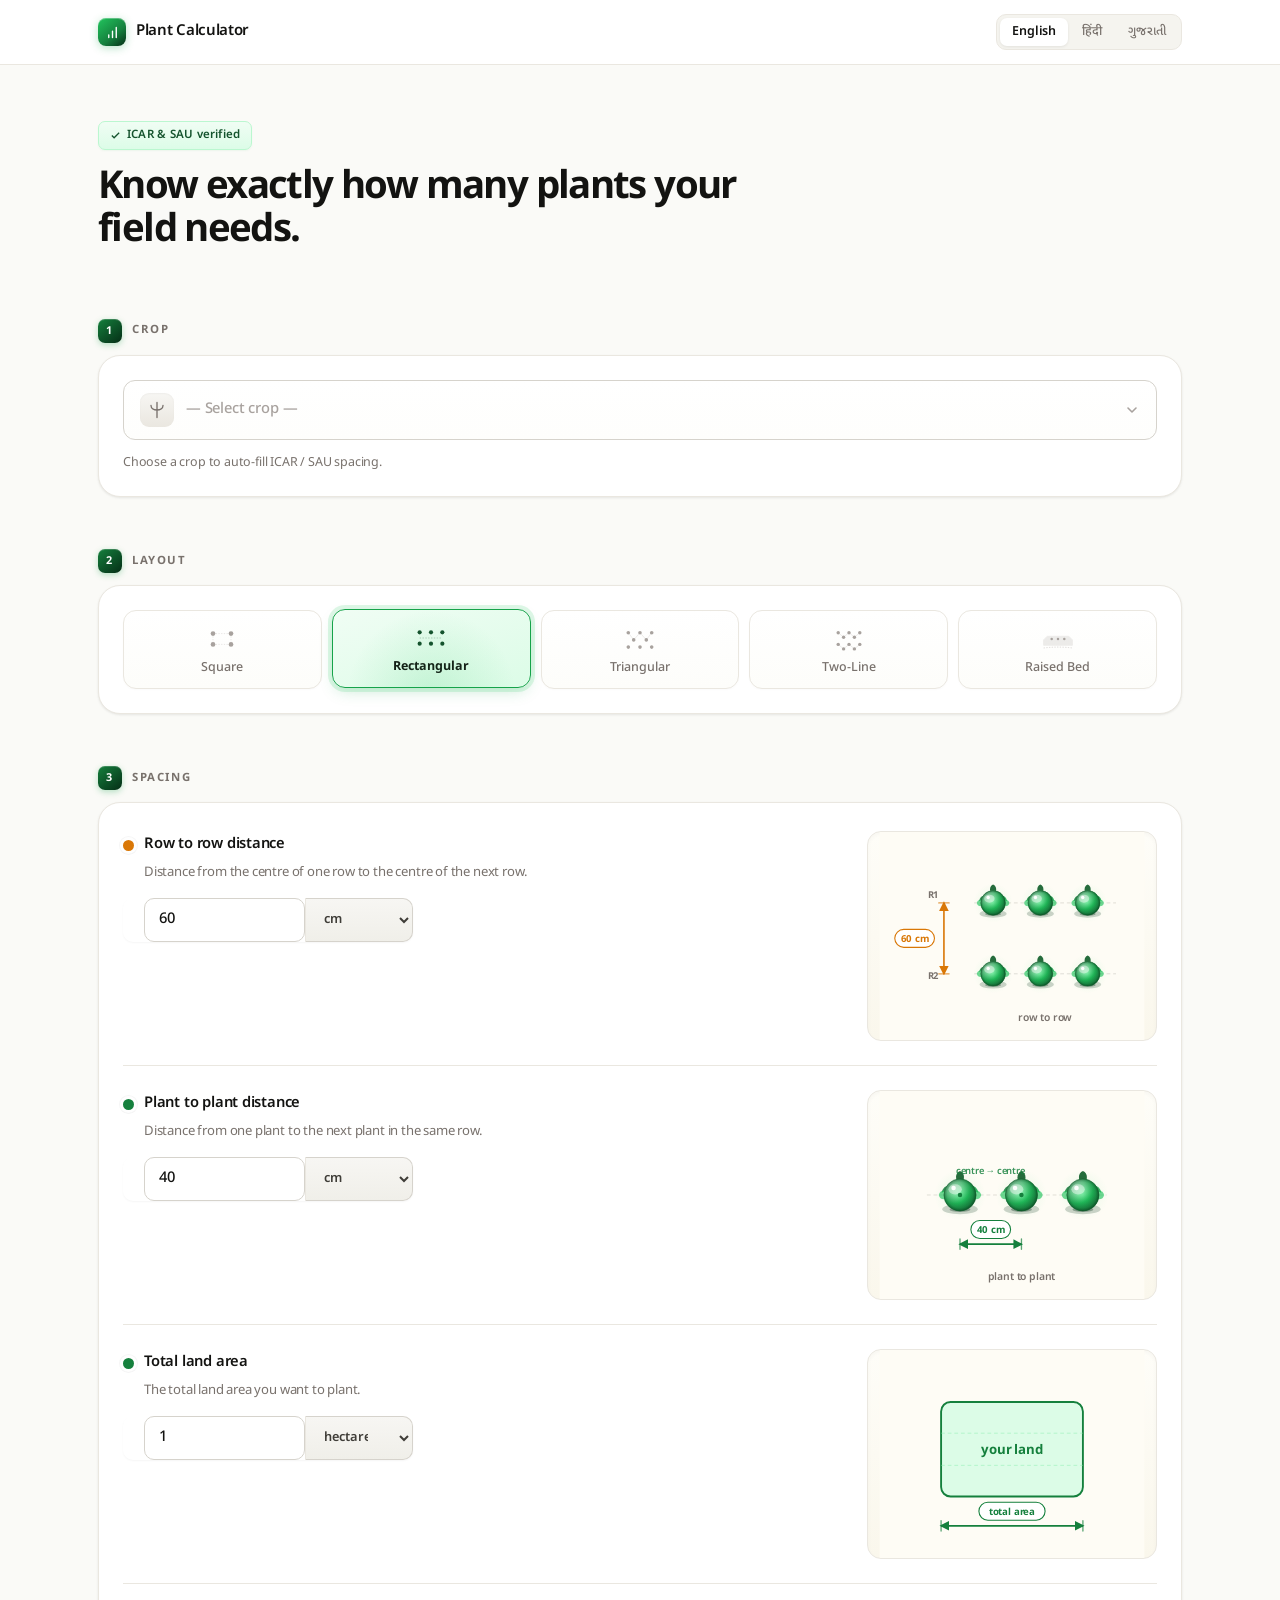
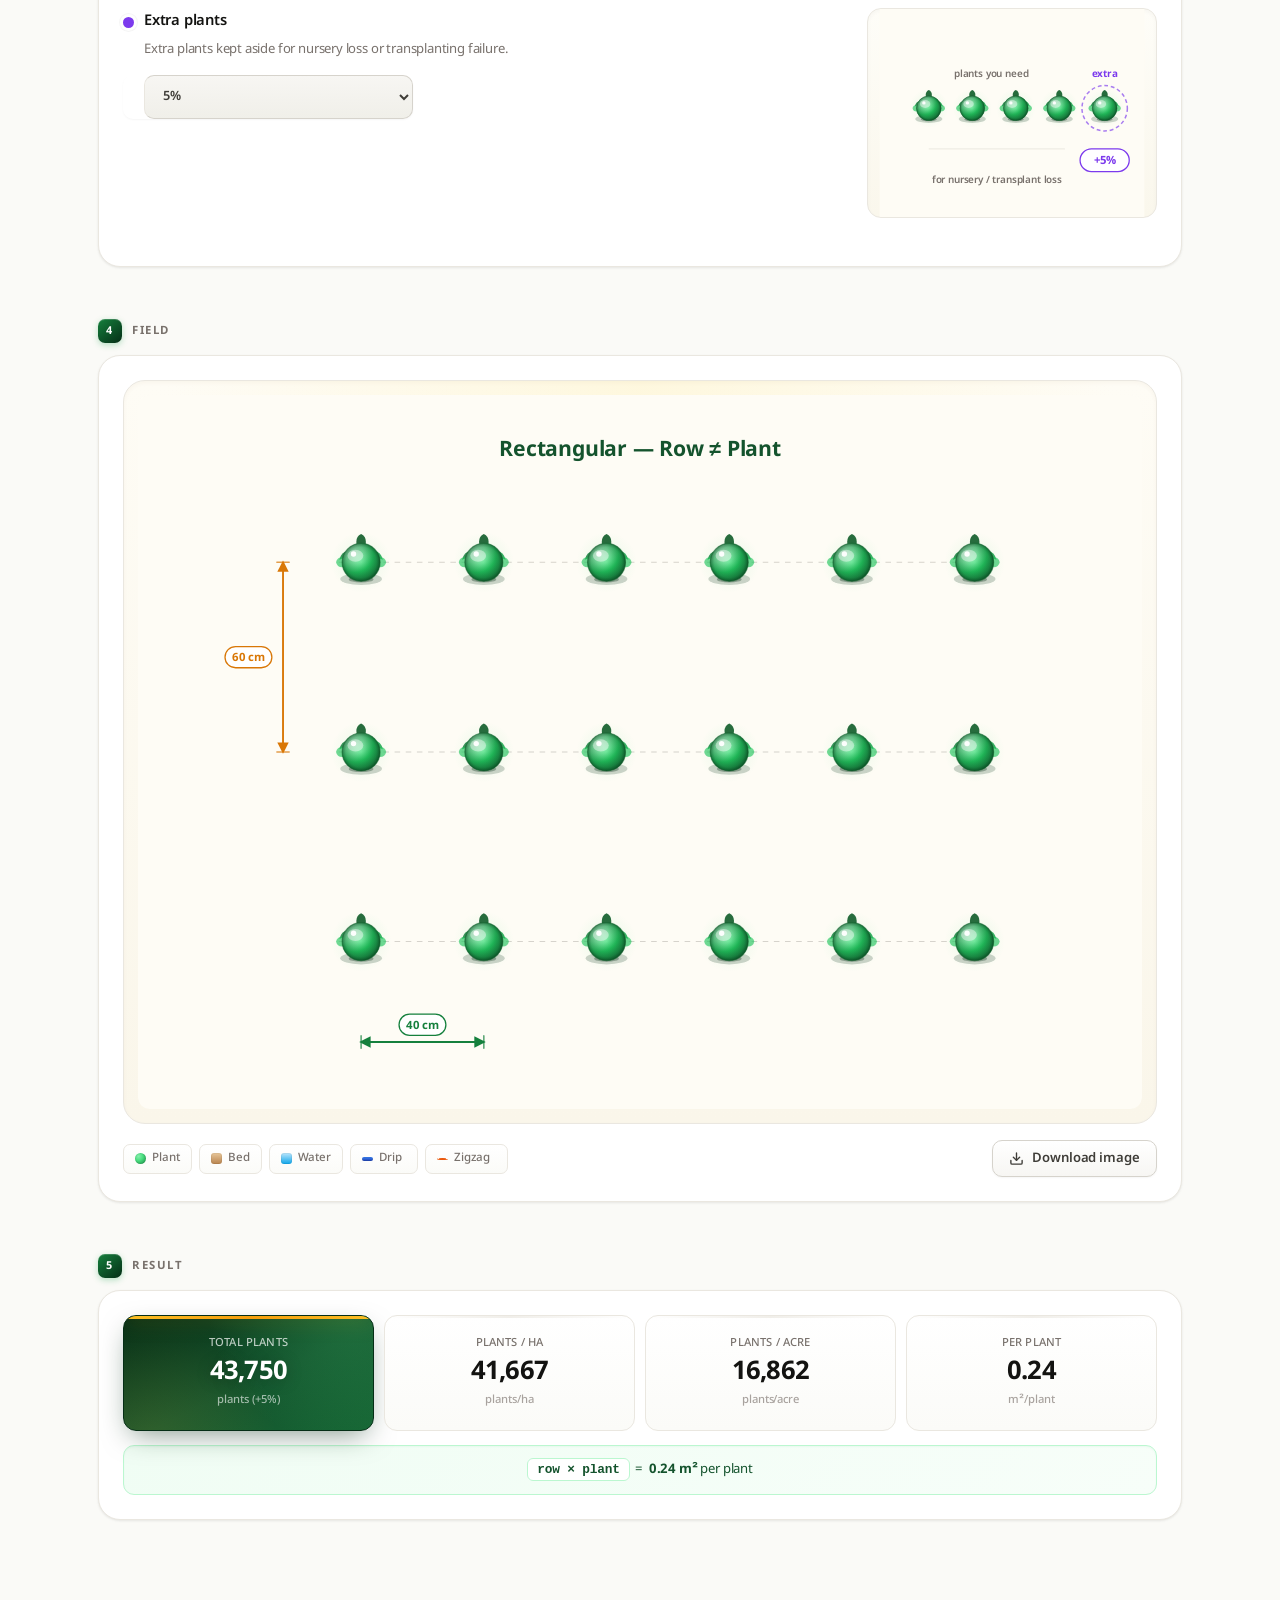
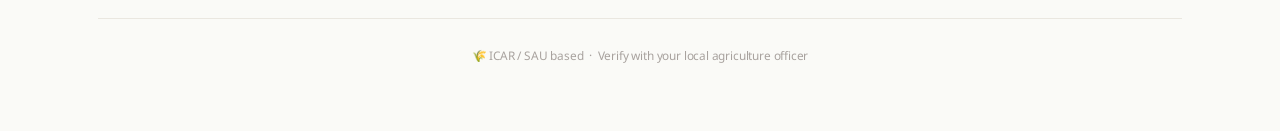
<file: public/plant-calculator.html>
<!DOCTYPE html>
<html lang="en">
<head>
<meta charset="UTF-8">
<meta name="viewport" content="width=device-width, initial-scale=1.0">
<title>Plant Calculator</title>
<link rel="preconnect" href="https://fonts.googleapis.com">
<link rel="preconnect" href="https://fonts.gstatic.com" crossorigin>
<link href="https://fonts.googleapis.com/css2?family=Noto+Sans+Gujarati:wght@400;500;600;700&family=Noto+Sans+Devanagari:wght@400;500;600;700&family=Inter:wght@400;500;600;700;800&display=swap" rel="stylesheet">
<style>
:root{
  --forest-950:#031c0c;--forest-900:#052e16;--forest-700:#14532d;--forest-600:#15803d;--forest-500:#16a34a;--forest-400:#22c55e;--forest-300:#4ade80;
  --forest-200:#bbf7d0;--forest-100:#dcfce7;--forest-50:#f0fdf4;
  --sky-600:#0284c7;--sky-200:#bae6fd;
  --zig-600:#ea580c;--purple-600:#7c3aed;
  --bg:#fafaf7;--bg-2:#f5f4ef;--surface:#ffffff;
  --line:#eae7e0;--line-2:#d6d3cc;--line-3:#bfbbb2;
  --text:#131311;--text-2:#3f3d38;--text-3:#78716c;--text-4:#a8a29e;
  --radius-sm:10px;--radius:14px;--radius-lg:18px;--radius-xl:22px;
  --shadow-xs:0 1px 2px rgba(19,19,17,.04);
  --shadow-sm:0 1px 3px rgba(19,19,17,.06),0 1px 2px rgba(19,19,17,.03);
  --shadow-md:0 4px 16px rgba(19,19,17,.06),0 2px 4px rgba(19,19,17,.04);
  --shadow-lg:0 12px 32px rgba(19,19,17,.08),0 4px 8px rgba(19,19,17,.04);
  --shadow-xl:0 24px 48px rgba(19,19,17,.12),0 8px 16px rgba(19,19,17,.06);
  --shadow-glow:0 0 0 4px rgba(34,197,94,.15);
  --ease:cubic-bezier(.4,0,.2,1);
  --ease-out:cubic-bezier(.16,1,.3,1);
  --ease-spring:cubic-bezier(.34,1.56,.64,1);
}
*{box-sizing:border-box;margin:0;padding:0}
html{-webkit-text-size-adjust:100%;scroll-behavior:smooth}
body{
  font-family:'Noto Sans Gujarati','Noto Sans Devanagari','Inter',system-ui,-apple-system,sans-serif;
  background:var(--bg);color:var(--text);line-height:1.5;letter-spacing:-.011em;
  -webkit-font-smoothing:antialiased;-moz-osx-font-smoothing:grayscale;
  padding-bottom:64px;
}
.header{position:sticky;top:0;z-index:50;background:rgba(255,255,255,.92);border-bottom:1px solid var(--line);backdrop-filter:blur(24px) saturate(1.8);-webkit-backdrop-filter:blur(24px) saturate(1.8)}
.header-inner{max-width:1140px;margin:0 auto;padding:14px 28px;display:flex;align-items:center;justify-content:space-between;gap:16px}
.brand{display:flex;align-items:center;gap:10px;font-weight:600;font-size:.94rem;letter-spacing:-.02em}
.brand-mark{width:28px;height:28px;border-radius:8px;background:linear-gradient(140deg,#22c55e 0%,#15803d 60%,#052e16 100%);color:#fff;display:grid;place-items:center;flex:0 0 28px;box-shadow:0 2px 8px rgba(22,163,74,.3),inset 0 1px 0 rgba(255,255,255,.3);position:relative;overflow:hidden}
.brand-mark svg{width:15px;height:15px;position:relative;z-index:1}
.lang-switch{display:flex;gap:2px;background:var(--bg-2);border:1px solid var(--line);padding:3px;border-radius:10px}
.lang-btn{background:transparent;border:none;color:var(--text-3);padding:6px 12px;border-radius:7px;font-family:inherit;font-size:.78rem;font-weight:500;cursor:pointer;transition:all .25s var(--ease);letter-spacing:-.005em}
.lang-btn:hover{color:var(--text)}
.lang-btn.active{background:#fff;color:var(--text);font-weight:600;box-shadow:0 1px 3px rgba(0,0,0,.08)}
.wrap{max-width:1140px;margin:0 auto;padding:0 28px}
.intro{padding:56px 0 40px;max-width:640px}
.intro-eyebrow{display:inline-flex;align-items:center;gap:6px;font-size:.72rem;font-weight:600;color:var(--forest-700);background:linear-gradient(180deg,#f0fdf4,#dcfce7);border:1px solid var(--forest-200);padding:5px 11px;border-radius:7px;margin-bottom:18px;letter-spacing:.02em;box-shadow:0 1px 2px rgba(22,163,74,.06)}
.intro-eyebrow svg{width:11px;height:11px;stroke:currentColor;fill:none;stroke-width:2.8}
.intro h1{font-size:clamp(1.7rem,4vw,2.4rem);font-weight:700;line-height:1.1;letter-spacing:-.042em;color:var(--text)}
.section{padding:26px 0}
.section-label{display:flex;align-items:center;gap:10px;font-size:.71rem;font-weight:700;color:var(--text-3);text-transform:uppercase;letter-spacing:.14em;margin-bottom:12px}
.section-label .n{display:inline-grid;place-items:center;width:24px;height:24px;border-radius:7px;background:linear-gradient(140deg,#15803d,#052e16);color:#fff;font-size:.68rem;font-weight:700;box-shadow:0 2px 6px rgba(22,163,74,.3),inset 0 1px 0 rgba(255,255,255,.18)}
.card{background:var(--surface);border:1px solid var(--line);border-radius:var(--radius-xl);padding:24px;box-shadow:var(--shadow-sm);transition:box-shadow .35s var(--ease);position:relative}
.card:hover{box-shadow:var(--shadow-md)}
.cs-wrap{position:relative}
.cs-trigger{display:flex;align-items:center;gap:12px;width:100%;padding:12px 16px;background:linear-gradient(180deg,#ffffff,#fefefc);border:1.5px solid var(--line-2);border-radius:12px;font-family:inherit;font-size:.92rem;font-weight:500;color:var(--text);text-align:left;cursor:pointer;transition:all .28s var(--ease)}
.cs-trigger:hover{border-color:var(--forest-400);background:#ffffff}
.cs-trigger.open{border-color:var(--forest-500);box-shadow:var(--shadow-glow);background:#ffffff}
.cs-icon{width:34px;height:34px;flex:0 0 34px;border-radius:9px;display:grid;place-items:center;background:linear-gradient(180deg,#f7f6f3,#eae7e0);transition:transform .4s var(--ease-spring),background .3s var(--ease);box-shadow:inset 0 1px 2px rgba(19,19,17,.04)}
.cs-icon svg{width:18px;height:18px}
.cs-trigger.open .cs-icon{transform:scale(1.06) rotate(-5deg)}
.cs-label{flex:1;min-width:0;white-space:nowrap;overflow:hidden;text-overflow:ellipsis;display:block;font-weight:600;letter-spacing:-.012em}
.cs-label.placeholder{color:var(--text-4);font-weight:500}
.cs-sub{font-size:.7rem;font-weight:500;color:var(--text-4);display:block;margin-top:1px}
.cs-arrow{width:16px;height:16px;flex:0 0 16px;stroke:var(--text-4);fill:none;stroke-width:2.4;stroke-linecap:round;stroke-linejoin:round;transition:transform .4s var(--ease-out),stroke .25s}
.cs-trigger.open .cs-arrow{transform:rotate(180deg);stroke:var(--forest-600)}
.cs-panel{position:absolute;top:calc(100% + 8px);left:0;right:0;background:#fff;border:1px solid var(--line);border-radius:14px;box-shadow:0 28px 60px -18px rgba(19,19,17,.22),0 10px 20px -6px rgba(19,19,17,.1);z-index:100;opacity:0;transform:translateY(-10px) scale(.96);transform-origin:top center;pointer-events:none;transition:opacity .26s var(--ease-out),transform .32s var(--ease-out);overflow:hidden;max-height:440px;display:flex;flex-direction:column}
.cs-panel.open{opacity:1;transform:translateY(0) scale(1);pointer-events:auto}
.cs-search{display:flex;align-items:center;gap:11px;padding:13px 18px;border-bottom:1px solid var(--line);background:linear-gradient(180deg,#faf9f5,#f7f6f3);flex:0 0 auto}
.cs-search svg{width:15px;height:15px;stroke:var(--text-4);fill:none;stroke-width:2.2;flex:0 0 15px;transition:stroke .22s}
.cs-search:focus-within svg{stroke:var(--forest-600)}
.cs-search input{flex:1;border:none;background:transparent;font-family:inherit;font-size:.9rem;font-weight:500;color:var(--text);outline:none;padding:0;width:100%}
.cs-search input::placeholder{color:var(--text-4)}
.cs-list{overflow-y:auto;padding:7px;flex:1}
.cs-list::-webkit-scrollbar{width:9px}
.cs-list::-webkit-scrollbar-track{background:transparent}
.cs-list::-webkit-scrollbar-thumb{background:var(--line-2);border-radius:5px;border:3px solid #fff}
.cs-group{padding:9px 12px 4px;font-size:.66rem;font-weight:700;color:var(--text-4);text-transform:uppercase;letter-spacing:.14em;display:flex;align-items:center;gap:8px;margin-top:5px}
.cs-group:first-child{margin-top:0}
.cs-group .grp-ico{width:13px;height:13px;display:grid;place-items:center;color:var(--text-4)}
.cs-group .grp-ico svg{width:100%;height:100%}
.cs-option{display:flex;align-items:center;gap:11px;padding:9px 12px;border-radius:9px;cursor:pointer;font-size:.88rem;font-weight:500;color:var(--text-2);transition:all .2s var(--ease);position:relative;letter-spacing:-.005em}
.cs-option:hover{background:linear-gradient(180deg,#f0fdf4,#e8faee);color:var(--forest-700);transform:translateX(2px)}
.cs-option:hover .opt-ico{background:#dcfce7;color:var(--forest-700);transform:scale(1.08) rotate(-3deg)}
.cs-option.selected{background:linear-gradient(180deg,#dcfce7,#c9f7d8);color:var(--forest-700);font-weight:600;box-shadow:inset 0 0 0 1px rgba(22,163,74,.15)}
.cs-option.selected::after{content:"";position:absolute;right:13px;top:50%;transform:translateY(-50%);width:7px;height:7px;border-radius:50%;background:var(--forest-500);box-shadow:0 0 0 3px rgba(34,197,94,.2)}
.opt-ico{width:26px;height:26px;flex:0 0 26px;border-radius:7px;display:grid;place-items:center;background:linear-gradient(180deg,#f7f6f3,#eae7e0);color:var(--text-3);transition:all .28s var(--ease-spring)}
.opt-ico svg{width:14px;height:14px}
.cs-empty{padding:32px 18px;text-align:center;font-size:.85rem;color:var(--text-4)}
.crop-meta{margin-top:14px;font-size:.78rem;color:var(--text-3);min-height:1.2em}
.crop-meta b{color:var(--text);font-weight:600}
.method-grid{display:grid;grid-template-columns:repeat(5,1fr);gap:10px}
@media(max-width:820px){.method-grid{grid-template-columns:repeat(3,1fr)}}
@media(max-width:520px){.method-grid{grid-template-columns:repeat(2,1fr)}}
.mbtn{background:linear-gradient(180deg,#ffffff,#fdfdfa);border:1.5px solid var(--line);border-radius:13px;padding:14px 10px 12px;cursor:pointer;font-family:inherit;font-size:.78rem;font-weight:500;color:var(--text-3);display:flex;flex-direction:column;align-items:center;gap:8px;text-align:center;line-height:1.2;transition:all .3s var(--ease);position:relative;overflow:hidden;box-shadow:0 1px 2px rgba(19,19,17,.02)}
.mbtn::before{content:"";position:absolute;inset:0;background:radial-gradient(circle at 50% 110%,rgba(34,197,94,.16),transparent 65%);opacity:0;transition:opacity .4s var(--ease);pointer-events:none}
.mbtn:hover{border-color:var(--forest-400);color:var(--forest-700);transform:translateY(-2px);box-shadow:0 8px 18px -6px rgba(22,163,74,.2)}
.mbtn:hover::before{opacity:1}
.mbtn-ico{width:36px;height:28px;display:grid;place-items:center;color:var(--text-4);transition:all .4s var(--ease-spring);position:relative;z-index:1}
.mbtn-ico svg{width:100%;height:100%}
.mbtn:hover .mbtn-ico{color:var(--forest-600);transform:scale(1.1)}
.mbtn.active{background:linear-gradient(160deg,#f0fdf4 0%,#dcfce7 100%);border-color:var(--forest-500);color:var(--forest-800);font-weight:700;box-shadow:0 0 0 4px rgba(34,197,94,.15),0 6px 16px -4px rgba(22,163,74,.25);transform:translateY(-1px)}
.mbtn.active::before{opacity:1}
.mbtn.active .mbtn-ico{color:var(--forest-700);transform:scale(1.05)}
.prow{display:grid;grid-template-columns:1fr 290px;gap:26px;align-items:flex-start;padding:24px 0;border-bottom:1px solid var(--line)}
.prow:last-child{border-bottom:none}
.prow:first-child{padding-top:4px}
@media(max-width:720px){.prow{grid-template-columns:1fr;gap:16px}}
.prow-left{display:flex;flex-direction:column;gap:8px;padding-top:4px}
.prow label{display:flex;align-items:center;gap:10px;font-size:.92rem;font-weight:600;color:var(--text);line-height:1.35;letter-spacing:-.014em}
.dot{width:11px;height:11px;border-radius:50%;flex:0 0 11px;box-shadow:0 0 0 3px rgba(255,255,255,.95),0 0 0 4px rgba(19,19,17,.04),0 1px 3px rgba(19,19,17,.15)}
.prow-desc{font-size:.82rem;color:var(--text-3);line-height:1.55;padding-left:21px}
.urow{display:flex;margin-top:6px;padding-left:21px;max-width:290px;border-radius:var(--radius-sm);box-shadow:0 1px 2px rgba(19,19,17,.04)}
.urow:focus-within{box-shadow:0 1px 2px rgba(19,19,17,.04),0 0 0 4px rgba(34,197,94,.15)}
.urow input{flex:1;border-radius:var(--radius-sm) 0 0 var(--radius-sm);border-right:none}
.urow input:focus{z-index:2;box-shadow:none}
.urow select{width:108px;border-radius:0 var(--radius-sm) var(--radius-sm) 0;background:linear-gradient(180deg,#f7f6f3,#f0efe9);padding:12px 28px 12px 14px;font-size:.8rem;font-weight:600;color:var(--text-2);border-left:1px solid var(--line)}
.mini{background:radial-gradient(ellipse at 50% 0%,rgba(220,252,231,.28),transparent 60%),linear-gradient(180deg,#fefdf8,#faf7ec);border:1.5px solid var(--line);border-radius:var(--radius);padding:0;height:210px;display:grid;place-items:center;overflow:hidden;box-shadow:inset 0 2px 4px rgba(19,19,17,.03);transition:all .35s var(--ease);position:relative;cursor:zoom-in}
.mini:hover{border-color:var(--forest-400);box-shadow:inset 0 2px 4px rgba(19,19,17,.03),0 12px 28px -8px rgba(22,163,74,.18);transform:translateY(-2px)}
.mini svg{width:100%;height:100%;display:block}
.mini-zoom{position:absolute;top:10px;right:10px;width:28px;height:28px;border-radius:8px;background:rgba(255,255,255,.96);border:1px solid var(--line);display:grid;place-items:center;color:var(--text-3);opacity:0;transition:all .3s var(--ease);pointer-events:none;box-shadow:0 2px 8px rgba(0,0,0,.06);z-index:2}
.mini-zoom svg{width:13px;height:13px}
.mini:hover .mini-zoom{opacity:1;transform:scale(1.05)}
.zoom-modal{position:fixed;inset:0;background:rgba(10,25,15,.78);backdrop-filter:blur(18px) saturate(1.6);-webkit-backdrop-filter:blur(18px) saturate(1.6);z-index:1000;display:flex;align-items:center;justify-content:center;padding:24px;opacity:0;pointer-events:none;transition:opacity .32s var(--ease);overflow:auto}
.zoom-modal.open{opacity:1;pointer-events:auto}
.zoom-content{background:#fff;border-radius:20px;padding:22px;max-width:820px;width:100%;box-shadow:0 48px 120px -24px rgba(0,0,0,.55),0 24px 48px rgba(0,0,0,.22);transform:scale(.92) translateY(12px);transition:transform .4s var(--ease-spring);position:relative;max-height:calc(100vh - 48px);overflow:auto;touch-action:pinch-zoom}
.zoom-modal.open .zoom-content{transform:scale(1) translateY(0)}
.zoom-content svg{width:100%;height:auto;display:block;border-radius:16px;touch-action:pinch-zoom}
.zoom-close{position:absolute;top:14px;right:14px;width:36px;height:36px;border-radius:50%;background:linear-gradient(180deg,#f7f6f3,#eae7e0);border:1px solid var(--line);cursor:pointer;display:grid;place-items:center;color:var(--text-2);transition:all .3s var(--ease);z-index:5;box-shadow:0 1px 3px rgba(0,0,0,.06)}
.zoom-close:hover{background:var(--text);color:#fff;transform:rotate(90deg) scale(1.08);border-color:var(--text)}
.zoom-close svg{width:14px;height:14px;stroke:currentColor;fill:none;stroke-width:2.4;stroke-linecap:round}
.zoom-hint{position:absolute;bottom:16px;left:50%;transform:translateX(-50%);font-size:.72rem;font-weight:500;color:var(--text-3);background:rgba(255,255,255,.98);border:1px solid var(--line);padding:5px 13px;border-radius:99px;white-space:nowrap;display:flex;align-items:center;gap:6px;pointer-events:none;box-shadow:0 4px 12px rgba(0,0,0,.06)}
.zoom-hint svg{width:12px;height:12px;stroke:currentColor;fill:none;stroke-width:2.2}
select,input[type=number]{width:100%;font-family:inherit;font-size:.92rem;font-weight:500;color:var(--text);background:var(--surface);border:1.5px solid var(--line-2);border-radius:var(--radius-sm);padding:11px 14px;transition:all .24s var(--ease);letter-spacing:-.006em}
select:hover,input:hover{border-color:var(--line-3);background:#fefefc}
select:focus,input:focus{outline:none;border-color:var(--forest-500);box-shadow:var(--shadow-glow);background:#fff}
.field-wrap{background:radial-gradient(ellipse at 50% 0%,rgba(254,243,199,.5),transparent 65%),linear-gradient(180deg,#fefcf5,#faf6ea);border:1.5px solid var(--line);border-radius:var(--radius-xl);padding:14px;overflow:hidden;cursor:zoom-in;position:relative;transition:all .35s var(--ease);box-shadow:inset 0 2px 4px rgba(120,80,20,.04)}
.field-wrap:hover{border-color:var(--forest-400);box-shadow:inset 0 2px 4px rgba(120,80,20,.04),0 16px 40px -12px rgba(22,163,74,.18)}
.field-wrap svg{width:100%;height:auto;display:block;border-radius:12px}
.field-wrap .mini-zoom{opacity:0}
.field-wrap:hover .mini-zoom{opacity:1;transform:scale(1.05)}
.field-actions{display:flex;align-items:center;justify-content:space-between;gap:12px;margin-top:16px;flex-wrap:wrap}
.legend{display:flex;flex-wrap:wrap;gap:7px;flex:1;min-width:0}
.lg{display:inline-flex;align-items:center;gap:6px;font-size:.72rem;font-weight:500;color:var(--text-3);background:linear-gradient(180deg,#fff,#fbfbf8);border:1px solid var(--line);padding:5px 11px;border-radius:7px;transition:all .25s var(--ease);letter-spacing:-.005em}
.lg:hover{border-color:var(--line-2);color:var(--text-2);transform:translateY(-1px)}
.lg i{width:11px;height:11px;border-radius:50%;display:block;flex:0 0 11px;box-shadow:inset 0 0 0 1px rgba(0,0,0,.06)}
.lg i.pl{background:radial-gradient(circle at 32% 30%,#86efac,#4ade80 40%,#15803d)}
.lg i.bd{background:linear-gradient(180deg,#e8c79a,#b8834e);border-radius:3px}
.lg i.wt{background:linear-gradient(180deg,#bae6fd,#0ea5e9);border-radius:3px}
.lg i.dp{background:linear-gradient(180deg,#3b82f6,#1e40af);border-radius:2px;width:15px;height:4px}
.lg i.zz{width:17px;height:0;border-top:2.5px dashed var(--zig-600);background:none}
.btn-download{display:inline-flex;align-items:center;gap:8px;padding:9px 16px;border-radius:10px;background:linear-gradient(180deg,#ffffff,#f7f6f3);border:1.5px solid var(--line-2);font-family:inherit;font-size:.82rem;font-weight:600;color:var(--text-2);cursor:pointer;transition:all .3s var(--ease);letter-spacing:-.005em;box-shadow:0 1px 2px rgba(19,19,17,.04),inset 0 1px 0 rgba(255,255,255,.7);white-space:nowrap;flex:0 0 auto}
.btn-download:hover{border-color:var(--forest-500);background:linear-gradient(180deg,#f0fdf4,#dcfce7);color:var(--forest-700);transform:translateY(-1px);box-shadow:0 6px 14px -4px rgba(22,163,74,.22),inset 0 1px 0 rgba(255,255,255,.8)}
.btn-download:active{transform:translateY(0)}
.btn-download svg{width:15px;height:15px;stroke:currentColor;fill:none;stroke-width:2.2;stroke-linecap:round;stroke-linejoin:round}
.btn-download:disabled{opacity:.6;cursor:wait}
.btn-download .label{position:relative}
.btn-download.loading .label{visibility:hidden}
.btn-download.loading::after{content:"";position:absolute;width:14px;height:14px;border:2px solid var(--forest-400);border-top-color:var(--forest-700);border-radius:50%;animation:spin .7s linear infinite}
@keyframes spin{to{transform:rotate(360deg)}}
.results{display:grid;grid-template-columns:repeat(4,1fr);gap:10px}
@media(max-width:760px){.results{grid-template-columns:1fr 1fr}}
.rc{background:linear-gradient(180deg,#ffffff,#fbfbf8);border:1px solid var(--line);border-radius:13px;padding:20px 14px;text-align:center;transition:all .32s var(--ease);position:relative;overflow:hidden}
.rc::before{content:"";position:absolute;top:0;left:0;right:0;height:2px;background:linear-gradient(90deg,transparent,#eae7e0,transparent);opacity:.7}
.rc:hover{transform:translateY(-3px);box-shadow:0 10px 24px -6px rgba(19,19,17,.1);border-color:var(--line-2)}
.rc .rl{font-size:.7rem;font-weight:500;color:var(--text-3);margin-bottom:9px;line-height:1.35;letter-spacing:.015em;text-transform:uppercase}
.rc .rv{font-size:clamp(1.22rem,3.2vw,1.6rem);font-weight:700;color:var(--text);line-height:1.05;letter-spacing:-.038em;word-break:break-word;font-variant-numeric:tabular-nums}
.rc .ru{font-size:.7rem;color:var(--text-4);font-weight:500;margin-top:6px;letter-spacing:-.005em}
.rc.hi{background:radial-gradient(circle at 90% -10%,rgba(74,222,128,.22),transparent 55%),radial-gradient(circle at 10% 110%,rgba(251,191,36,.12),transparent 50%),linear-gradient(155deg,#052e16 0%,#14532d 55%,#166534 100%);border-color:#052e16;box-shadow:0 10px 28px -8px rgba(5,46,22,.5)}
.rc.hi::before{background:linear-gradient(90deg,#fbbf24,#f59e0b,#fbbf24);opacity:1;height:3px;box-shadow:0 0 20px rgba(245,158,11,.55)}
.rc.hi .rl{color:rgba(255,255,255,.72)}
.rc.hi .rv{color:#fff;text-shadow:0 2px 16px rgba(0,0,0,.25)}
.rc.hi .ru{color:rgba(255,255,255,.6)}
.formula{margin-top:14px;padding:13px 17px;background:linear-gradient(135deg,#f0fdf4 0%,#f7fef9 100%);border:1px solid var(--forest-200);border-radius:11px;font-size:.82rem;color:var(--forest-700);line-height:1.6;text-align:center;font-variant-numeric:tabular-nums;box-shadow:inset 0 1px 2px rgba(22,163,74,.05)}
.formula code{background:#fff;padding:3px 9px;border-radius:6px;font-family:ui-monospace,'SF Mono',Menlo,monospace;font-size:.8rem;font-weight:600;color:var(--forest-700);border:1px solid var(--forest-200)}
footer{margin-top:72px;padding:28px 0 0;border-top:1px solid var(--line);text-align:center;font-size:.74rem;color:var(--text-4);line-height:1.75}
.reveal{opacity:0;transform:translateY(12px);transition:opacity .7s var(--ease-out),transform .7s var(--ease-out);transition-delay:var(--delay,0s)}
.reveal.visible{opacity:1;transform:translateY(0)}
@media(prefers-reduced-motion:reduce){*{transition-duration:.01ms!important;animation-duration:.01ms!important}.reveal{opacity:1;transform:none}}
</style>
</head>
<body>

<header class="header">
  <div class="header-inner">
    <div class="brand">
      <div class="brand-mark"><svg viewBox="0 0 24 24" fill="none" stroke="currentColor" stroke-width="2.2" stroke-linecap="round" stroke-linejoin="round"><path d="M12 20V10M18 20V4M6 20v-4"/></svg></div>
      <span id="brandName">Plant Calculator</span>
    </div>
    <div class="lang-switch">
      <button class="lang-btn active" data-lang="en">English</button>
      <button class="lang-btn" data-lang="hi">हिंदी</button>
      <button class="lang-btn" data-lang="gu">ગુજરાતી</button>
    </div>
  </div>
</header>

<div class="wrap">
  <section class="intro">
    <span class="intro-eyebrow"><svg viewBox="0 0 24 24"><path d="M20 6 9 17l-5-5"/></svg><span id="introEyebrow">ICAR &amp; SAU verified</span></span>
    <h1 id="introTitle">Know exactly how many plants your field needs.</h1>
  </section>

  <section class="section">
    <span class="section-label"><span class="n">1</span><span id="lbCrop">Crop</span></span>
    <div class="card">
      <div class="cs-wrap" id="csWrap">
        <button type="button" class="cs-trigger" id="csTrigger" aria-haspopup="listbox" aria-expanded="false">
          <span class="cs-icon" id="csIcon"><svg viewBox="0 0 24 24" fill="none" stroke="#78716c" stroke-width="1.8" stroke-linecap="round" stroke-linejoin="round"><path d="M12 2v20M4 6c0 4 4 6 8 6M20 6c0 4-4 6-8 6"/></svg></span>
          <span style="flex:1;min-width:0"><span class="cs-label placeholder" id="csLabel">— Select crop —</span><span class="cs-sub" id="csSub"></span></span>
          <svg class="cs-arrow" viewBox="0 0 24 24"><polyline points="6 9 12 15 18 9"/></svg>
        </button>
        <div class="cs-panel" id="csPanel" role="listbox">
          <div class="cs-search"><svg viewBox="0 0 24 24"><circle cx="11" cy="11" r="8"/><path d="m21 21-4.3-4.3"/></svg><input type="text" id="csSearchInput" placeholder="Search crop..."></div>
          <div class="cs-list" id="csList"></div>
        </div>
      </div>
      <div class="crop-meta" id="cropMeta"></div>
    </div>
  </section>

  <section class="section">
    <span class="section-label"><span class="n">2</span><span id="lbLayout">Layout</span></span>
    <div class="card"><div class="method-grid" id="methodGrid"></div></div>
  </section>

  <section class="section">
    <span class="section-label"><span class="n">3</span><span id="lbSpacing">Spacing</span></span>
    <div class="card"><div id="params"></div></div>
  </section>

  <section class="section">
    <span class="section-label"><span class="n">4</span><span id="lbField">Field</span></span>
    <div class="card">
      <div class="field-wrap" id="fieldWrap">
        <div class="mini-zoom"><svg viewBox="0 0 24 24" fill="none" stroke="currentColor" stroke-width="2.2" stroke-linecap="round" stroke-linejoin="round"><circle cx="11" cy="11" r="8"/><path d="m21 21-4.3-4.3M11 8v6M8 11h6"/></svg></div>
        <svg id="fieldSvg" viewBox="0 0 900 640" preserveAspectRatio="xMidYMid meet"></svg>
      </div>
      <div class="field-actions">
        <div class="legend">
          <span class="lg"><i class="pl"></i><span id="lgPl">Plant</span></span>
          <span class="lg"><i class="bd"></i><span id="lgBd">Bed</span></span>
          <span class="lg"><i class="wt"></i><span id="lgWt">Water</span></span>
          <span class="lg"><i class="dp"></i><span id="lgDp">Drip</span></span>
          <span class="lg"><i class="zz"></i><span id="lgZz">Zigzag</span></span>
        </div>
        <button type="button" class="btn-download" id="btnDownload">
          <svg viewBox="0 0 24 24"><path d="M21 15v4a2 2 0 0 1-2 2H5a2 2 0 0 1-2-2v-4"/><polyline points="7 10 12 15 17 10"/><line x1="12" y1="15" x2="12" y2="3"/></svg>
          <span class="label" id="btnDownloadLabel">Download image</span>
        </button>
      </div>
    </div>
  </section>

  <section class="section">
    <span class="section-label"><span class="n">5</span><span id="lbResult">Result</span></span>
    <div class="card">
      <div class="results">
        <div class="rc hi"><div class="rl" id="rTL">Total Plants</div><div class="rv" id="rTotal">—</div><div class="ru" id="rTU">plants</div></div>
        <div class="rc"><div class="rl" id="rHL">Plants / ha</div><div class="rv" id="rPerHa">—</div><div class="ru" id="rHU">plants/ha</div></div>
        <div class="rc"><div class="rl" id="rAL">Plants / acre</div><div class="rv" id="rPerAcre">—</div><div class="ru" id="rAU">plants/acre</div></div>
        <div class="rc"><div class="rl" id="rPL">Per plant</div><div class="rv" id="rApp">—</div><div class="ru" id="rPU">m²/plant</div></div>
      </div>
      <div class="formula" id="formulaBox"></div>
    </div>
  </section>

  <footer><span id="ft1">🌾 ICAR / SAU based</span> &nbsp;·&nbsp; <span id="ft2">Verify with your local agriculture officer</span></footer>
</div>

<div class="zoom-modal" id="zoomModal">
  <div class="zoom-content" id="zoomContent">
    <button class="zoom-close" id="zoomClose" aria-label="Close"><svg viewBox="0 0 24 24"><path d="M18 6 6 18M6 6l12 12"/></svg></button>
    <div id="zoomBody"></div>
    <div class="zoom-hint"><svg viewBox="0 0 24 24"><path d="M15 3h6v6M9 21H3v-6M21 3l-7 7M3 21l7-7"/></svg><span id="zoomHintText">Pinch to zoom</span></div>
  </div>
</div>

<script>
var CAT_ICONS = {
  fruit:'<svg viewBox="0 0 24 24" fill="none" stroke="currentColor" stroke-width="1.8" stroke-linecap="round" stroke-linejoin="round"><path d="M12 8c-2 0-4 2-4 5s2 7 4 7 4-4 4-7-2-5-4-5z"/><path d="M12 8V5"/><path d="M9 5c1 0 2-.5 3-2 1 1.5 2 2 3 2"/></svg>',
  veg:'<svg viewBox="0 0 24 24" fill="none" stroke="currentColor" stroke-width="1.8" stroke-linecap="round" stroke-linejoin="round"><path d="M12 3v6"/><path d="M9 5c0 1 1 2 3 2s3-1 3-2"/><path d="M12 9c-2 3-3 6-3 9 0 1 .5 2 3 2s3-1 3-2c0-3-1-6-3-9z"/></svg>',
  other:'<svg viewBox="0 0 24 24" fill="none" stroke="currentColor" stroke-width="1.8" stroke-linecap="round" stroke-linejoin="round"><path d="M12 21V9"/><path d="M12 9c0-3-2-6-5-6 0 3 2 6 5 6z"/><path d="M12 9c0-3 2-6 5-6 0 3-2 6-5 6z"/><path d="M12 15c0-2-1.5-4-3.5-4 0 2 1.5 4 3.5 4z"/><path d="M12 15c0-2 1.5-4 3.5-4 0 2-1.5 4-3.5 4z"/></svg>'
};
var METHOD_ICONS = {
  square:'<svg viewBox="0 0 40 28" fill="none"><circle cx="10" cy="8" r="2.6" fill="currentColor"/><circle cx="30" cy="8" r="2.6" fill="currentColor"/><circle cx="10" cy="20" r="2.6" fill="currentColor"/><circle cx="30" cy="20" r="2.6" fill="currentColor"/><path d="M10 8h20M10 20h20M10 8v12M30 8v12" stroke="currentColor" stroke-width="0.8" opacity=".35" stroke-dasharray="1.5 1.5"/></svg>',
  rect:'<svg viewBox="0 0 40 28" fill="none"><circle cx="8" cy="8" r="2.2" fill="currentColor"/><circle cx="20" cy="8" r="2.2" fill="currentColor"/><circle cx="32" cy="8" r="2.2" fill="currentColor"/><circle cx="8" cy="20" r="2.2" fill="currentColor"/><circle cx="20" cy="20" r="2.2" fill="currentColor"/><circle cx="32" cy="20" r="2.2" fill="currentColor"/><path d="M8 14h24" stroke="currentColor" stroke-width="0.8" opacity=".35" stroke-dasharray="1.5 1.5"/></svg>',
  tri:'<svg viewBox="0 0 40 28" fill="none"><circle cx="7" cy="7" r="2" fill="currentColor"/><circle cx="20" cy="7" r="2" fill="currentColor"/><circle cx="33" cy="7" r="2" fill="currentColor"/><circle cx="13" cy="15" r="2" fill="currentColor"/><circle cx="27" cy="15" r="2" fill="currentColor"/><circle cx="7" cy="23" r="2" fill="currentColor"/><circle cx="20" cy="23" r="2" fill="currentColor"/><circle cx="33" cy="23" r="2" fill="currentColor"/><path d="M7 7 13 15 20 7 27 15 33 7" stroke="currentColor" stroke-width="0.7" opacity=".35" fill="none"/></svg>',
  paired:'<svg viewBox="0 0 40 28" fill="none"><circle cx="8" cy="7" r="1.9" fill="currentColor"/><circle cx="20" cy="7" r="1.9" fill="currentColor"/><circle cx="32" cy="7" r="1.9" fill="currentColor"/><circle cx="14" cy="12" r="1.9" fill="currentColor"/><circle cx="26" cy="12" r="1.9" fill="currentColor"/><circle cx="8" cy="20" r="1.9" fill="currentColor"/><circle cx="20" cy="20" r="1.9" fill="currentColor"/><circle cx="32" cy="20" r="1.9" fill="currentColor"/><circle cx="14" cy="25" r="1.9" fill="currentColor"/><circle cx="26" cy="25" r="1.9" fill="currentColor"/><path d="M8 7 14 12 20 7 26 12 32 7" stroke="currentColor" stroke-width="0.7" opacity=".35" fill="none"/><path d="M8 20 14 25 20 20 26 25 32 20" stroke="currentColor" stroke-width="0.7" opacity=".35" fill="none"/></svg>',
  bed:'<svg viewBox="0 0 40 28" fill="none"><path d="M4 15 L8 11 L32 11 L36 15 L36 21 L4 21 Z" fill="currentColor" opacity=".2" stroke="currentColor" stroke-width="1" stroke-linejoin="round"/><circle cx="13" cy="14" r="1.4" fill="currentColor"/><circle cx="20" cy="14" r="1.4" fill="currentColor"/><circle cx="27" cy="14" r="1.4" fill="currentColor"/><path d="M4 24 Q20 22 36 24" stroke="currentColor" stroke-width="0.9" fill="none" opacity=".45" stroke-dasharray="1.5 1.5"/></svg>'
};

var CROPS = [
  {g:'Mango — Traditional', h:'आम — पारंपरिक', gu:'આંબો — પરંપરાગત', cat:'fruit', m:'square', r:1000, p:1000},
  {g:'Mango — Amrapali HDP', h:'आम — अम्रपाली', gu:'આંબો — અમ્રપાલી', cat:'fruit', m:'square', r:250, p:250},
  {g:'Banana — Dwarf', h:'केला — ड्वार्फ', gu:'કેળું — ડ્વાર્ફ', cat:'fruit', m:'square', r:150, p:150},
  {g:'Banana — Tissue Culture', h:'केला — टिश्यू', gu:'કેળું — ટિશ્યુ', cat:'fruit', m:'square', r:165, p:165},
  {g:'Papaya — Normal', h:'पपीता — सामान्य', gu:'પપૈયું — સામાન્ય', cat:'fruit', m:'square', r:180, p:180},
  {g:'Papaya — High Density', h:'पपीता — HDP', gu:'પપૈયું — HDP', cat:'fruit', m:'rect', r:180, p:120},
  {g:'Guava — Normal', h:'अमरूद — सामान्य', gu:'જામફળ — સામાન્ય', cat:'fruit', m:'square', r:600, p:600},
  {g:'Guava — HDP', h:'अमरूद — HDP', gu:'જામફળ — HDP', cat:'fruit', m:'square', r:300, p:300},
  {g:'Pomegranate — Normal', h:'अनार — सामान्य', gu:'દાડમ — સામાન્ય', cat:'fruit', m:'square', r:500, p:500},
  {g:'Pomegranate — HDP', h:'अनार — HDP', gu:'દાડમ — HDP', cat:'fruit', m:'rect', r:500, p:250},
  {g:'Coconut', h:'नारियल', gu:'નારિયેળ', cat:'fruit', m:'tri', r:750, p:750},
  {g:'Grape — Thompson', h:'अंगूर — थॉम्पसन', gu:'દ્રાક્ષ — થોમ્પસન', cat:'fruit', m:'square', r:300, p:300},
  {g:'Sapota', h:'चीकू', gu:'ચીકુ', cat:'fruit', m:'square', r:500, p:500},
  {g:'Apple — HDP (M9)', h:'सेब — HDP', gu:'સેબ — HDP', cat:'fruit', m:'square', r:150, p:150},
  {g:'Pineapple', h:'अनानास', gu:'પાઈનેપલ', cat:'fruit', m:'paired', n:60, w:90, p:30},
  {g:'Dragon Fruit', h:'ड्रैगन फ्रूट', gu:'ડ્રેગન ફ્રૂટ', cat:'fruit', m:'square', r:200, p:200},
  {g:'Tomato — HYV', h:'टमाटर — HYV', gu:'ટામેટા — HYV', cat:'veg', m:'rect', r:60, p:40},
  {g:'Tomato — Hybrid', h:'टमाटर — हाइब्रिड', gu:'ટામેટા — હાઇબ્રિડ', cat:'veg', m:'square', r:60, p:60},
  {g:'Tomato — Rainy', h:'टमाटर — बरसाती', gu:'ટામેટા — ચોમાસુ', cat:'veg', m:'rect', r:90, p:45},
  {g:'Brinjal — Less Spreading', h:'बैंगन — कम', gu:'રીંગણ — ઓછું', cat:'veg', m:'square', r:60, p:60},
  {g:'Brinjal — Spreading', h:'बैंगन — फैलाव', gu:'રીંગણ — ફેલાતું', cat:'veg', m:'rect', r:75, p:60},
  {g:'Chilli — Standard', h:'मिर्च — सामान्य', gu:'મરચું — સામાન્ય', cat:'veg', m:'square', r:50, p:50},
  {g:'Chilli — Paired', h:'मिर्च — जोड़ी', gu:'મરચું — જોડી', cat:'veg', m:'paired', n:60, w:90, p:45},
  {g:'Cabbage — Early', h:'पत्तागोभी — जल्दी', gu:'કોબી — વહેલી', cat:'veg', m:'square', r:45, p:45},
  {g:'Cabbage — Late', h:'पत्तागोभी — देर', gu:'કોબી — મોડી', cat:'veg', m:'square', r:60, p:60},
  {g:'Cauliflower — Short', h:'फूलगोभी — कम', gu:'ફ્લાવર — ટૂંકું', cat:'veg', m:'rect', r:60, p:30},
  {g:'Cauliflower — Long', h:'फूलगोभी — लंबी', gu:'ફ્લાવર — લાંબું', cat:'veg', m:'rect', r:75, p:45},
  {g:'Onion', h:'प्याज', gu:'ડુંગળી', cat:'veg', m:'bed', bw:120, fw:30, R:3, p:10},
  {g:'Potato', h:'आलू', gu:'બટાકા', cat:'veg', m:'bed', bw:75, fw:25, R:2, p:20},
  {g:'Okra', h:'भिंडी', gu:'ભીંડો', cat:'veg', m:'rect', r:45, p:20},
  {g:'Bitter Gourd', h:'करेला', gu:'કારેલું', cat:'veg', m:'rect', r:120, p:90},
  {g:'Bottle Gourd', h:'लौकी', gu:'દૂધી', cat:'veg', m:'rect', r:180, p:90},
  {g:'Ridge Gourd', h:'तुरई', gu:'તુરિયા', cat:'veg', m:'rect', r:180, p:90},
  {g:'Sponge Gourd', h:'गिलकी', gu:'ગિલકા', cat:'veg', m:'rect', r:180, p:90},
  {g:'Cowpea — Bush', h:'लोबिया — झाड़ी', gu:'ચોળી — બુશ', cat:'veg', m:'rect', r:30, p:15},
  {g:'Cowpea — Trailing', h:'लोबिया — लता', gu:'ચોળી — વેલા', cat:'veg', m:'square', r:200, p:200},
  {g:'French Bean — Bush', h:'फ्रेंच बीन — झाड़ी', gu:'ફણસી — બુશ', cat:'veg', m:'rect', r:40, p:15},
  {g:'Radish', h:'मूली', gu:'મૂળો', cat:'veg', m:'bed', bw:120, fw:30, R:3, p:10},
  {g:'Carrot', h:'गाजर', gu:'ગાજર', cat:'veg', m:'bed', bw:120, fw:30, R:3, p:7},
  {g:'Spinach', h:'पालक', gu:'પાલક', cat:'veg', m:'bed', bw:120, fw:30, R:4, p:8},
  {g:'Coriander', h:'धनिया', gu:'કોથમીર', cat:'veg', m:'bed', bw:100, fw:30, R:3, p:8},
  {g:'Fenugreek', h:'मेथी', gu:'મેથી', cat:'veg', m:'bed', bw:100, fw:30, R:3, p:10},
  {g:'Pea', h:'मटर', gu:'વટાણા', cat:'veg', m:'rect', r:30, p:10},
  {g:'Watermelon', h:'तरबूज', gu:'તરબૂચ', cat:'veg', m:'rect', r:200, p:60},
  {g:'Muskmelon', h:'खरबूजा', gu:'શક્કરટેટી', cat:'veg', m:'rect', r:150, p:50},
  {g:'Cucumber', h:'खीरा', gu:'કાકડી', cat:'veg', m:'rect', r:150, p:60},
  {g:'Pumpkin', h:'कद्दू', gu:'કોળું', cat:'veg', m:'rect', r:200, p:90},
  {g:'Strawberry', h:'स्ट्रॉबेरी', gu:'સ્ટ્રોબેરી', cat:'veg', m:'bed', bw:120, fw:30, R:4, p:25},
  {g:'Sugarcane — Paired 60:120', h:'गन्ना — जोड़ी 60:120', gu:'શેરડી — જોડી 60:120', cat:'other', m:'paired', n:60, w:120, p:45},
  {g:'Sugarcane — Paired 30:150', h:'गन्ना — जोड़ी 30:150', gu:'શેરડી — જોડી 30:150', cat:'other', m:'paired', n:30, w:150, p:45},
  {g:'Cotton — Paired 45:105', h:'कपास — जोड़ी 45:105', gu:'કપાસ — જોડી 45:105', cat:'other', m:'paired', n:45, w:105, p:30},
  {g:'Cotton — HDPS', h:'कपास — HDPS', gu:'કપાસ — HDPS', cat:'other', m:'rect', r:90, p:15},
  {g:'Maize — Paired 30:90', h:'मक्का — जोड़ी 30:90', gu:'મકાઈ — જોડી 30:90', cat:'other', m:'paired', n:30, w:90, p:20},
  {g:'Groundnut — Bunch', h:'मूंगफली — गुच्छा', gu:'મગફળી — ગુચ્છ', cat:'other', m:'rect', r:30, p:10},
  {g:'Groundnut — Paired', h:'मूंगफली — जोड़ी', gu:'મગફળી — જોડી', cat:'other', m:'paired', n:10, w:45, p:10},
  {g:'Safflower', h:'कुसुम', gu:'કુસુમ', cat:'other', m:'rect', r:45, p:20},
  {g:'Soybean', h:'सोयाबीन', gu:'સોયાબીન', cat:'other', m:'rect', r:45, p:5},
  {g:'Turmeric (Bed)', h:'हल्दी — क्यारी', gu:'હળદર — બેડ', cat:'other', m:'bed', bw:120, fw:30, R:3, p:20},
  {g:'Moringa', h:'सहजन', gu:'સરગવો', cat:'other', m:'square', r:400, p:400}
];

var T = {
  en:{
    brandName:'Plant Calculator', introEyebrow:'ICAR & SAU verified',
    introTitle:'Know exactly how many plants your field needs.',
    lbCrop:'Crop',lbLayout:'Layout',lbSpacing:'Spacing',lbField:'Field',lbResult:'Result',
    cropPlaceholder:'— Select crop —', searchPlaceholder:'Search crop...', noResults:'No crop found',
    groupFruit:'Fruit', groupVeg:'Vegetables', groupOther:'Field crops',
    cropMetaDefault:'Choose a crop to auto-fill ICAR / SAU spacing.',
    cropMetaRec:function(n,m){return 'Recommended: <b>'+n+'</b> · <b>'+m+'</b>';},
    mSquare:'Square',mRect:'Rectangular',mTri:'Triangular',mPaired:'Two-Line',mBed:'Raised Bed',
    rTL:'Total Plants',rHL:'Plants / ha',rAL:'Plants / acre',rPL:'Per plant',
    resPlants:'plants', resPlantsHa:'plants/ha', resPlantsAcre:'plants/acre', resM2Plant:'m²/plant',
    ft1:'🌾 ICAR / SAU based',ft2:'Verify with your local agriculture officer',
    lgPl:'Plant',lgBd:'Bed',lgWt:'Water',lgDp:'Drip',lgZz:'Zigzag',
    pSqSpacing:'Spacing', pRectRow:'Row to row distance', pRectPlant:'Plant to plant distance',
    pTriPlant:'Plant to plant distance', pPNarrow:'Narrow gap (Row 1 ↔ Row 2)',
    pPWide:'Wide gap (Row 2 ↔ Row 3)', pPPlant:'Plant to plant distance',
    pBedWidth:'Bed width', pFurrow:'Furrow width', pRowsBed:'Rows per bed', pBedPlant:'Plant to plant on bed',
    lArea:'Total land area', lExtra:'Extra plants',
    dSqSpacing:'Same distance in all directions. Every plant sits in a perfect grid.',
    dRectRow:'Distance from the centre of one row to the centre of the next row.',
    dRectPlant:'Distance from one plant to the next plant in the same row.',
    dTriPlant:'Distance from a plant to its nearest neighbour. All 6 neighbours are this far.',
    dPNarrow:'Small gap between the two rows that sit close together (inside one pair).',
    dPWide:'Big gap from the last row of one pair to the first row of the next pair.',
    dPPlant:'Distance between two plants in the same row.',
    dBedWidth:'Width of the flat top of the raised bed — do not include the sloping sides.',
    dFurrow:'Width of the water channel between two beds — from one bed edge to next bed edge.',
    dRowsBed:'How many rows of plants on ONE raised bed.',
    dBedPlant:'Distance between two plants in the same row on the bed.',
    dArea:'The total land area you want to plant.',
    dExtra:'Extra plants kept aside for nursery loss or transplanting failure.',
    fSquare:'s × s',fRect:'row × plant',fTri:'0.866 × plant²',fPaired:'[(narrow+wide)÷2] × plant',fBed:'(bed+furrow) × plant ÷ rows',
    miniSame:'same both ways', miniRowToRow:'row to row', miniPlantToPlant:'plant to plant',
    miniRows:'rows per bed', miniArea:'your land', miniExtra:'+ extra', miniSameDist:'same distance',
    centreToCentre:'centre → centre', waterChannel:'water channel', flatTop:'flat top of bed',
    countOneBed:'count on ONE bed', oneRowPair:'one row on a pair', oneRowBed:'one row on the bed',
    plantsYouNeed:'plants you need', extraLabel:'extra', forNursery:'for nursery / transplant loss',
    totalAreaLabel:'total area',
    unitCm:'cm', unitFt:'ft', unitInch:'inch', unitM:'m',
    unitHa:'hectare', unitAcre:'acre', unitGuntha:'guntha', unitSqM:'sq.m', unitSqFt:'sq.ft',
    unitHaShort:'ha', unitAcreShort2:'acre', unitGunthaShort:'guntha', unitSqMShort:'sq.m', unitSqFtShort:'sq.ft',
    titleSquare:'Square — Row gap = Plant gap',
    titleRect:'Rectangular — Row ≠ Plant',
    titleTri:'Triangular — Zigzag criss-cross',
    titlePaired:'Two-Line — Zigzag inside each pair',
    titleBed:'Raised Bed',
    dripLabel:'DRIP',
    zoomHint:'Pinch to zoom', tapToZoom:'Tap to zoom',
    perPlantTail:'per plant', unitM2:'m²',
    downloadBtn:'Download image', downloadBtnLoading:'Preparing…'
  },
  hi:{
    brandName:'पौध कैलकुलेटर', introEyebrow:'ICAR और SAU प्रमाणित',
    introTitle:'जानें आपके खेत को कितने पौधे चाहिए।',
    lbCrop:'फसल',lbLayout:'लेआउट',lbSpacing:'दूरी',lbField:'खेत',lbResult:'परिणाम',
    cropPlaceholder:'— फसल चुनें —', searchPlaceholder:'फसल खोजें...', noResults:'कोई फसल नहीं मिली',
    groupFruit:'फल', groupVeg:'सब्जियाँ', groupOther:'खेत फसलें',
    cropMetaDefault:'फसल चुनें — ICAR / SAU दूरी स्वतः भर जाएगी।',
    cropMetaRec:function(n,m){return 'अनुशंसित: <b>'+n+'</b> · <b>'+m+'</b>';},
    mSquare:'वर्गाकार',mRect:'आयताकार',mTri:'त्रिकोणीय',mPaired:'दो-लाइन',mBed:'उठी क्यारी',
    rTL:'कुल पौधे',rHL:'पौधे / हेक्टेयर',rAL:'पौधे / एकड़',rPL:'प्रति पौधा',
    resPlants:'पौधे', resPlantsHa:'पौधे/हेक्टेयर', resPlantsAcre:'पौधे/एकड़', resM2Plant:'वर्ग मी/पौधा',
    ft1:'🌾 ICAR / SAU आधारित',ft2:'स्थानीय कृषि अधिकारी से सत्यापित करें',
    lgPl:'पौधा',lgBd:'क्यारी',lgWt:'पानी',lgDp:'ड्रिप',lgZz:'ज़िगज़ैग',
    pSqSpacing:'दूरी',pRectRow:'कतार से कतार दूरी',pRectPlant:'पौधे से पौधे दूरी',pTriPlant:'पौधे से पौधे दूरी',pPNarrow:'संकरी दूरी (कतार 1↔2)',pPWide:'चौड़ी दूरी (कतार 2↔3)',pPPlant:'पौधे से पौधे दूरी',pBedWidth:'क्यारी चौड़ाई',pFurrow:'नाली चौड़ाई',pRowsBed:'प्रति क्यारी कतारें',pBedPlant:'क्यारी पर पौधे से पौधे',lArea:'कुल भूमि क्षेत्र',lExtra:'अतिरिक्त पौधे',
    dSqSpacing:'सभी दिशाओं में समान दूरी। हर पौधा पूर्ण ग्रिड में बैठता है।',
    dRectRow:'एक कतार के केंद्र से अगली कतार के केंद्र तक की दूरी।',
    dRectPlant:'एक ही कतार में एक पौधे से अगले पौधे तक की दूरी।',
    dTriPlant:'एक पौधे से उसके निकटतम पड़ोसी तक दूरी। सभी 6 पड़ोसी इतनी दूर हैं।',
    dPNarrow:'उन दो कतारों के बीच की छोटी दूरी जो पास-पास बैठी हैं।',
    dPWide:'एक जोड़ी की आखिरी कतार से अगली जोड़ी की पहली कतार तक की बड़ी दूरी।',
    dPPlant:'एक ही कतार में दो पौधों के बीच की दूरी।',
    dBedWidth:'उठी क्यारी की सपाट ऊपरी चौड़ाई — ढलान शामिल न करें।',
    dFurrow:'दो क्यारियों के बीच पानी की नाली की चौड़ाई।',
    dRowsBed:'एक उठी क्यारी पर पौधों की कितनी कतारें हैं।',
    dBedPlant:'क्यारी पर एक ही कतार में दो पौधों के बीच की दूरी।',
    dArea:'जितनी जमीन पर रोपण करना है उसका कुल क्षेत्र।',
    dExtra:'नर्सरी नुकसान या रोपाई विफलता के लिए अलग रखे गए पौधे।',
    fSquare:'s × s',fRect:'कतार × पौधा',fTri:'0.866 × पौधा²',fPaired:'[(सं+चौ)÷2] × पौधा',fBed:'(क्यारी+नाली) × पौधा ÷ कतारें',
    miniSame:'दोनों में समान', miniRowToRow:'कतार से कतार', miniPlantToPlant:'पौधे से पौधे',
    miniRows:'क्यारी पर कतारें', miniArea:'आपकी जमीन', miniExtra:'+ अतिरिक्त', miniSameDist:'समान दूरी',
    centreToCentre:'केंद्र → केंद्र', waterChannel:'पानी की नाली', flatTop:'क्यारी की सपाट ऊपरी सतह',
    countOneBed:'एक क्यारी पर गिनें', oneRowPair:'जोड़ी पर एक कतार', oneRowBed:'क्यारी पर एक कतार',
    plantsYouNeed:'आपको चाहिए पौधे', extraLabel:'अतिरिक्त', forNursery:'नर्सरी / रोपाई नुकसान के लिए',
    totalAreaLabel:'कुल क्षेत्रफल',
    unitCm:'से.मी', unitFt:'फुट', unitInch:'इंच', unitM:'मीटर',
    unitHa:'हेक्टेयर', unitAcre:'एकड़', unitGuntha:'गुंठा', unitSqM:'वर्ग मी', unitSqFt:'वर्ग फुट',
    unitHaShort:'हेक्टेयर', unitAcreShort2:'एकड़', unitGunthaShort:'गुंठा', unitSqMShort:'वर्ग मी', unitSqFtShort:'वर्ग फुट',
    titleSquare:'वर्गाकार — कतार = पौधा दूरी',
    titleRect:'आयताकार — कतार ≠ पौधा',
    titleTri:'त्रिकोणीय — ज़िगज़ैग क्रिस-क्रॉस',
    titlePaired:'दो-लाइन — प्रत्येक जोड़ी में ज़िगज़ैग',
    titleBed:'उठी क्यारी',
    dripLabel:'ड्रिप',
    zoomHint:'ज़ूम करने के लिए पिंच करें', tapToZoom:'ज़ूम करने के लिए टैप करें',
    perPlantTail:'प्रति पौधा', unitM2:'वर्ग मी',
    downloadBtn:'छवि डाउनलोड करें', downloadBtnLoading:'तैयार हो रहा है…'
  },
  gu:{
    brandName:'છોડ કેલ્ક્યુલેટર', introEyebrow:'ICAR અને SAU પ્રમાણિત',
    introTitle:'તમારા ખેતરને કેટલા છોડ જોઈએ તે જાણો.',
    lbCrop:'પાક',lbLayout:'ગોઠવણ',lbSpacing:'અંતર',lbField:'ખેતર',lbResult:'પરિણામ',
    cropPlaceholder:'— પાક પસંદ કરો —', searchPlaceholder:'પાક શોધો...', noResults:'કોઈ પાક મળ્યો નથી',
    groupFruit:'ફળ', groupVeg:'શાકભાજી', groupOther:'ખેતર પાક',
    cropMetaDefault:'પાક પસંદ કરો — ICAR / SAU અંતર આપોઆપ ભરાશે.',
    cropMetaRec:function(n,m){return 'ભલામણ: <b>'+n+'</b> · <b>'+m+'</b>';},
    mSquare:'ચોરસ',mRect:'લંબચોરસ',mTri:'ત્રિકોણાકાર',mPaired:'બે-લાઇન',mBed:'ઊંચો બેડ',
    rTL:'કુલ છોડ',rHL:'છોડ / હેક્ટર',rAL:'છોડ / એકર',rPL:'એક છોડ',
    resPlants:'છોડ', resPlantsHa:'છોડ/હેક્ટર', resPlantsAcre:'છોડ/એકર', resM2Plant:'ચો.મી/છોડ',
    ft1:'🌾 ICAR / SAU આધારિત',ft2:'સ્થાનિક કૃષિ અધિકારી સાથે ચકાસો',
    lgPl:'છોડ',lgBd:'બેડ',lgWt:'પાણી',lgDp:'ડ્રિપ',lgZz:'ઝિગઝેગ',
    pSqSpacing:'અંતર',pRectRow:'હાર થી હાર અંતર',pRectPlant:'છોડ થી છોડ અંતર',pTriPlant:'છોડ થી છોડ અંતર',pPNarrow:'સાંકડું અંતર (હાર 1↔2)',pPWide:'પહોળું અંતર (હાર 2↔3)',pPPlant:'છોડ થી છોડ અંતર',pBedWidth:'બેડ પહોળાઈ',pFurrow:'ફરો પહોળાઈ',pRowsBed:'બેડ દીઠ હાર',pBedPlant:'બેડ પર છોડ થી છોડ',lArea:'કુલ ક્ષેત્રફળ',lExtra:'વધારાના છોડ',
    dSqSpacing:'બધી દિશામાં સરખું અંતર. દરેક છોડ પૂર્ણ ગ્રિડમાં બેસે છે.',
    dRectRow:'એક હારના મધ્ય થી બીજી હારના મધ્ય સુધીનું અંતર.',
    dRectPlant:'એક જ હારમાં એક છોડ થી બીજા છોડ સુધીનું અંતર.',
    dTriPlant:'એક છોડ થી તેના નજીકના પડોશી સુધીનું અંતર. બધા 6 પડોશી આટલા જ દૂર છે.',
    dPNarrow:'જે બે હાર નજીક બાજુમાં બેઠી છે તેમની વચ્ચેનું નાનું અંતર.',
    dPWide:'એક જોડીની છેલ્લી હાર થી બીજી જોડીની પહેલી હાર સુધીનું મોટું અંતર.',
    dPPlant:'એક જ હારમાં બે છોડ વચ્ચેનું અંતર.',
    dBedWidth:'ઊંચા બેડની સપાટ ઉપરની પહોળાઈ — ઢોળાવ ગણવો નહીં.',
    dFurrow:'બે બેડ વચ્ચેના પાણીના ફરાની પહોળાઈ.',
    dRowsBed:'એક ઊંચા બેડ પર છોડની કેટલી હાર છે.',
    dBedPlant:'બેડ પર એક જ હારમાં બે છોડ વચ્ચેનું અંતર.',
    dArea:'જેટલી જમીનમાં વાવેતર કરવું છે તેનું કુલ ક્ષેત્રફળ.',
    dExtra:'નર્સરી નુકસાન કે રોપણી નિષ્ફળતા માટે બાજુ પર રાખેલા છોડ.',
    fSquare:'s × s',fRect:'હાર × છોડ',fTri:'0.866 × છોડ²',fPaired:'[(સાં+પહો)÷2] × છોડ',fBed:'(બેડ+ફરો) × છોડ ÷ હાર',
    miniSame:'બંનેમાં સરખું', miniRowToRow:'હાર થી હાર', miniPlantToPlant:'છોડ થી છોડ',
    miniRows:'બેડ પર હાર', miniArea:'તમારી જમીન', miniExtra:'+ વધારાના', miniSameDist:'સરખું અંતર',
    centreToCentre:'મધ્ય → મધ્ય', waterChannel:'પાણીનો ફરો', flatTop:'બેડની સપાટ ઉપરની સપાટી',
    countOneBed:'એક બેડ પર ગણો', oneRowPair:'જોડી પર એક હાર', oneRowBed:'બેડ પર એક હાર',
    plantsYouNeed:'તમને જોઈતા છોડ', extraLabel:'વધારાના', forNursery:'નર્સરી / રોપણી નુકસાન માટે',
    totalAreaLabel:'કુલ ક્ષેત્રફળ',
    unitCm:'સે.મી', unitFt:'ફૂટ', unitInch:'ઇંચ', unitM:'મીટર',
    unitHa:'હેક્ટર', unitAcre:'એકર', unitGuntha:'ગુંઠા', unitSqM:'ચો.મી', unitSqFt:'ચો.ફૂટ',
    unitHaShort:'હેક્ટર', unitAcreShort2:'એકર', unitGunthaShort:'ગુંઠા', unitSqMShort:'ચો.મી', unitSqFtShort:'ચો.ફૂટ',
    titleSquare:'ચોરસ — હાર = છોડ અંતર',
    titleRect:'લંબચોરસ — હાર ≠ છોડ',
    titleTri:'ત્રિકોણાકાર — ઝિગઝેગ ક્રિસ-ક્રોસ',
    titlePaired:'બે-લાઇન — દરેક જોડીમાં ઝિગઝેગ',
    titleBed:'ઊંચો બેડ',
    dripLabel:'ડ્રિપ',
    zoomHint:'ઝૂમ કરવા પિંચ કરો', tapToZoom:'ઝૂમ કરવા ટૅપ કરો',
    perPlantTail:'એક છોડ દીઠ', unitM2:'ચો.મી',
    downloadBtn:'છબી ડાઉનલોડ કરો', downloadBtnLoading:'તૈયાર થાય છે…'
  }
};

var UNIT_KEY = {cm:'unitCm', ft:'unitFt', inch:'unitInch', m:'unitM', ha:'unitHaShort', acre:'unitAcreShort2', guntha:'unitGunthaShort', sqm:'unitSqMShort', sqft:'unitSqFtShort'};
function unitLabel(u){var t=T[state.lang];var k=UNIT_KEY[u];return (k&&t[k])?t[k]:u;}

var state={lang:'en',method:'rect',cropId:null,sqSpacing:200,sqUnit:'cm',rectRow:60,rectRowU:'cm',rectPlant:40,rectPlantU:'cm',triPlant:150,triUnit:'cm',pNarrow:60,pNarrowU:'cm',pWide:120,pWideU:'cm',pPlant:45,pPlantU:'cm',bedWidth:120,bedWidthU:'cm',furrowWidth:30,furrowWidthU:'cm',rowsPerBed:3,bedPlant:20,bedPlantU:'cm',area:1,areaUnit:'ha',extraPct:5};

function $(id){return document.getElementById(id);}
function nf(n){if(!isFinite(n))return '—';return Math.round(n).toLocaleString('en-IN');}
function nf2(n){if(!isFinite(n))return '—';return n.toLocaleString('en-IN',{maximumFractionDigits:2});}
function toM(v,u){return u==='cm'?v/100:u==='ft'?v*0.3048:u==='inch'?v*0.0254:v;}
function toHa(v,u){if(u==='ha')return v;if(u==='acre')return v*0.404686;if(u==='sqm')return v/10000;if(u==='sqft')return v*0.0000092903;if(u==='guntha')return v*0.0101171;return v;}
function cropName(c){return c[state.lang==='gu'?'gu':state.lang==='hi'?'h':'g'];}
function methodLabel(m){var t=T[state.lang];return {square:t.mSquare,rect:t.mRect,tri:t.mTri,paired:t.mPaired,bed:t.mBed}[m]||m;}

var DEFS='<defs>'+
  '<radialGradient id="leafG" cx="32%" cy="26%" r="78%"><stop offset="0%" stop-color="#bbf7d0"/><stop offset="30%" stop-color="#86efac"/><stop offset="65%" stop-color="#22c55e"/><stop offset="100%" stop-color="#15803d"/></radialGradient>'+
  '<radialGradient id="leafEdge" cx="50%" cy="50%" r="50%"><stop offset="0%" stop-color="#15803d" stop-opacity="0"/><stop offset="80%" stop-color="#14532d" stop-opacity="0.32"/><stop offset="100%" stop-color="#052e16" stop-opacity="0.55"/></radialGradient>'+
  '<radialGradient id="leafGlow" cx="50%" cy="50%" r="50%"><stop offset="0%" stop-color="#4ade80" stop-opacity="0.28"/><stop offset="70%" stop-color="#4ade80" stop-opacity="0.04"/><stop offset="100%" stop-color="#4ade80" stop-opacity="0"/></radialGradient>'+
  '<linearGradient id="bedTopG" x1="0" y1="0" x2="0" y2="1"><stop offset="0%" stop-color="#f0d4a8"/><stop offset="45%" stop-color="#dbb282"/><stop offset="100%" stop-color="#b8834e"/></linearGradient>'+
  '<linearGradient id="bedWallG" x1="0" y1="0" x2="0" y2="1"><stop offset="0%" stop-color="#8b5a2b"/><stop offset="100%" stop-color="#3d2510"/></linearGradient>'+
  '<linearGradient id="waterG" x1="0" y1="0" x2="0" y2="1"><stop offset="0%" stop-color="#d4eaf8"/><stop offset="35%" stop-color="#9dc9e8"/><stop offset="100%" stop-color="#4a8ec2"/></linearGradient>'+
  '<linearGradient id="waterSheen" x1="0" y1="0" x2="0" y2="1"><stop offset="0%" stop-color="#ffffff" stop-opacity="0.65"/><stop offset="50%" stop-color="#ffffff" stop-opacity="0.08"/><stop offset="100%" stop-color="#ffffff" stop-opacity="0"/></linearGradient>'+
  '<linearGradient id="dripG" x1="0" y1="0" x2="0" y2="1"><stop offset="0%" stop-color="#3b82f6"/><stop offset="50%" stop-color="#1e40af"/><stop offset="100%" stop-color="#1e3a8a"/></linearGradient>'+
  '<marker id="aOr" markerWidth="6" markerHeight="6" refX="5" refY="3" orient="auto"><path d="M0,0 L6,3 L0,6 Z" fill="#d97706"/></marker>'+
  '<marker id="aOrS" markerWidth="6" markerHeight="6" refX="1" refY="3" orient="auto"><path d="M6,0 L0,3 L6,6 Z" fill="#d97706"/></marker>'+
  '<marker id="aGr" markerWidth="6" markerHeight="6" refX="5" refY="3" orient="auto"><path d="M0,0 L6,3 L0,6 Z" fill="#15803d"/></marker>'+
  '<marker id="aGrS" markerWidth="6" markerHeight="6" refX="1" refY="3" orient="auto"><path d="M6,0 L0,3 L6,6 Z" fill="#15803d"/></marker>'+
  '<marker id="aBl" markerWidth="6" markerHeight="6" refX="5" refY="3" orient="auto"><path d="M0,0 L6,3 L0,6 Z" fill="#1e40af"/></marker>'+
  '<marker id="aBlS" markerWidth="6" markerHeight="6" refX="1" refY="3" orient="auto"><path d="M6,0 L0,3 L6,6 Z" fill="#1e40af"/></marker>'+
  '<marker id="aPu" markerWidth="6" markerHeight="6" refX="5" refY="3" orient="auto"><path d="M0,0 L6,3 L0,6 Z" fill="#6d28d9"/></marker>'+
  '<marker id="aPuS" markerWidth="6" markerHeight="6" refX="1" refY="3" orient="auto"><path d="M6,0 L0,3 L6,6 Z" fill="#6d28d9"/></marker>'+
'</defs>';

function plant(x,y,r){
  var s = '';
  s += '<circle cx="'+x+'" cy="'+y+'" r="'+(r*1.6).toFixed(1)+'" fill="url(#leafGlow)"/>';
  s += '<ellipse cx="'+x+'" cy="'+(y+r*0.88).toFixed(1)+'" rx="'+(r*1.1).toFixed(1)+'" ry="'+(r*0.32).toFixed(1)+'" fill="#052e16" opacity="0.2"/>';
  s += '<ellipse cx="'+x+'" cy="'+(y+r*0.9).toFixed(1)+'" rx="'+(r*0.65).toFixed(1)+'" ry="'+(r*0.16).toFixed(1)+'" fill="#052e16" opacity="0.32"/>';
  if (r >= 9){
    var lw = r * 0.5, lh = r * 1.15;
    s += '<path d="M '+x+' '+(y-r*0.35)+' Q '+(x-lw)+' '+(y-lh*1.1)+' '+x+' '+(y-lh*1.3)+' Q '+(x+lw)+' '+(y-lh*1.1)+' '+x+' '+(y-r*0.35)+' Z" fill="#0f5c29" opacity="0.9"/>';
    s += '<path d="M '+x+' '+(y-r*0.2)+' Q '+(x-lh*0.8)+' '+(y-lh*0.85)+' '+(x-lh*1.0)+' '+(y-lh*0.12)+' Q '+(x-lh*0.5)+' '+(y-lh*0.38)+' '+x+' '+(y-r*0.2)+' Z" fill="#15803d" opacity="0.85"/>';
    s += '<path d="M '+x+' '+(y-r*0.2)+' Q '+(x+lh*0.8)+' '+(y-lh*0.85)+' '+(x+lh*1.0)+' '+(y-lh*0.12)+' Q '+(x+lh*0.5)+' '+(y-lh*0.38)+' '+x+' '+(y-r*0.2)+' Z" fill="#16a34a" opacity="0.85"/>';
    s += '<path d="M '+(x-r*0.28)+' '+y+' Q '+(x-lh*1.05)+' '+(y-lw*1.05)+' '+(x-lh*1.15)+' '+y+' Q '+(x-lh*1.05)+' '+(y+lw*1.05)+' '+(x-r*0.28)+' '+y+' Z" fill="#22c55e" opacity="0.65"/>';
    s += '<path d="M '+(x+r*0.28)+' '+y+' Q '+(x+lh*1.05)+' '+(y-lw*1.05)+' '+(x+lh*1.15)+' '+y+' Q '+(x+lh*1.05)+' '+(y+lw*1.05)+' '+(x+r*0.28)+' '+y+' Z" fill="#22c55e" opacity="0.65"/>';
  }
  s += '<circle cx="'+x+'" cy="'+y+'" r="'+r+'" fill="url(#leafG)"/>';
  s += '<circle cx="'+x+'" cy="'+y+'" r="'+r+'" fill="url(#leafEdge)"/>';
  s += '<ellipse cx="'+(x-r*0.3).toFixed(1)+'" cy="'+(y-r*0.35).toFixed(1)+'" rx="'+(r*0.42).toFixed(1)+'" ry="'+(r*0.32).toFixed(1)+'" fill="#ffffff" opacity="0.42"/>';
  s += '<circle cx="'+(x-r*0.4).toFixed(1)+'" cy="'+(y-r*0.44).toFixed(1)+'" r="'+(r*0.14).toFixed(1)+'" fill="#ffffff" opacity="0.95"/>';
  s += '<circle cx="'+x+'" cy="'+y+'" r="'+r+'" fill="none" stroke="#0f5c29" stroke-width="1.05" opacity="0.55"/>';
  return s;
}
function arrowH(x1,x2,y,label,color,mk){
  var c=color, mkc=mk||'aOr', mx=(x1+x2)/2;
  var tw = String(label).length*5.6+14, bh = 19;
  return '<line x1="'+x1+'" y1="'+y+'" x2="'+x2+'" y2="'+y+'" stroke="'+c+'" stroke-width="1.7" marker-start="url(#'+mkc+'S)" marker-end="url(#'+mkc+')"/>'+
    '<line x1="'+x1+'" y1="'+(y-5.5)+'" x2="'+x1+'" y2="'+(y+5.5)+'" stroke="'+c+'" stroke-width="1.4" stroke-linecap="round" opacity="0.7"/>'+
    '<line x1="'+x2+'" y1="'+(y-5.5)+'" x2="'+x2+'" y2="'+(y+5.5)+'" stroke="'+c+'" stroke-width="1.4" stroke-linecap="round" opacity="0.7"/>'+
    '<rect x="'+(mx-tw/2)+'" y="'+(y-bh-6)+'" width="'+tw+'" height="'+bh+'" rx="'+(bh/2)+'" fill="#fff" stroke="'+c+'" stroke-width="1.15"/>'+
    '<text x="'+mx+'" y="'+(y-bh-6+bh/2+3.8)+'" text-anchor="middle" font-family="Noto Sans Gujarati, sans-serif" font-size="10.2" font-weight="700" fill="'+c+'">'+label+'</text>';
}
function arrowV(y1,y2,x,label,color,mk){
  var c=color, mkc=mk||'aOr', my=(y1+y2)/2;
  var tw = String(label).length*5.6+14, bh = 19, bx=x-10-tw;
  return '<line x1="'+x+'" y1="'+y1+'" x2="'+x+'" y2="'+y2+'" stroke="'+c+'" stroke-width="1.7" marker-start="url(#'+mkc+'S)" marker-end="url(#'+mkc+')"/>'+
    '<line x1="'+(x-5.5)+'" y1="'+y1+'" x2="'+(x+5.5)+'" y2="'+y1+'" stroke="'+c+'" stroke-width="1.4" stroke-linecap="round" opacity="0.7"/>'+
    '<line x1="'+(x-5.5)+'" y1="'+y2+'" x2="'+(x+5.5)+'" y2="'+y2+'" stroke="'+c+'" stroke-width="1.4" stroke-linecap="round" opacity="0.7"/>'+
    '<rect x="'+bx+'" y="'+(my-bh/2)+'" width="'+tw+'" height="'+bh+'" rx="'+(bh/2)+'" fill="#fff" stroke="'+c+'" stroke-width="1.15"/>'+
    '<text x="'+(bx+tw/2)+'" y="'+(my+3.8)+'" text-anchor="middle" font-family="Noto Sans Gujarati, sans-serif" font-size="10.2" font-weight="700" fill="'+c+'">'+label+'</text>';
}
function dripLine(x1,x2,y){
  var s = '';
  s += '<line x1="'+x1+'" y1="'+(y+1.2)+'" x2="'+x2+'" y2="'+(y+1.2)+'" stroke="#000" stroke-width="3.6" opacity="0.16" stroke-linecap="round"/>';
  s += '<line x1="'+x1+'" y1="'+y+'" x2="'+x2+'" y2="'+y+'" stroke="#1e3a8a" stroke-width="4.4" stroke-linecap="round"/>';
  s += '<line x1="'+x1+'" y1="'+y+'" x2="'+x2+'" y2="'+y+'" stroke="url(#dripG)" stroke-width="3" stroke-linecap="round"/>';
  s += '<line x1="'+(x1+3)+'" y1="'+(y-0.8)+'" x2="'+(x2-3)+'" y2="'+(y-0.8)+'" stroke="#93c5fd" stroke-width="0.8" opacity="0.72" stroke-linecap="round"/>';
  for (var px = x1+40; px < x2-20; px += 70){
    s += '<circle cx="'+px+'" cy="'+y+'" r="5" fill="#60a5fa" opacity="0.22"/>';
    s += '<circle cx="'+px+'" cy="'+y+'" r="3.8" fill="#1e40af"/>';
    s += '<circle cx="'+px+'" cy="'+y+'" r="2.2" fill="#60a5fa"/>';
    s += '<circle cx="'+(px-0.8)+'" cy="'+(y-1)+'" r="0.9" fill="#fff" opacity="0.85"/>';
  }
  return s;
}

function miniSpacing(t){
  var v = state.sqSpacing+' '+unitLabel(state.sqUnit);
  return '<svg viewBox="0 0 280 220" preserveAspectRatio="xMidYMid meet">'+DEFS+
    '<rect width="280" height="220" fill="#fefcf5"/>'+
    '<line x1="115" y1="75" x2="205" y2="75" stroke="#d6d3cc" stroke-width="0.8" stroke-dasharray="4 3"/>'+
    '<line x1="115" y1="145" x2="205" y2="145" stroke="#d6d3cc" stroke-width="0.8" stroke-dasharray="4 3"/>'+
    plant(135,75,14)+plant(185,75,14)+plant(135,145,14)+plant(185,145,14)+
    arrowV(75,145,90,v,'#d97706','aOr')+
    arrowH(135,185,183,v,'#15803d','aGr')+
    '<text x="160" y="42" text-anchor="middle" font-family="Noto Sans Gujarati, sans-serif" font-size="11" font-weight="700" fill="#78716c">'+t.miniSame+'</text>'+
  '</svg>';
}
function miniRowToRow(t){
  var v = state.rectRow+' '+unitLabel(state.rectRowU);
  return '<svg viewBox="0 0 280 220" preserveAspectRatio="xMidYMid meet">'+DEFS+
    '<rect width="280" height="220" fill="#fefcf5"/>'+
    '<line x1="100" y1="75" x2="250" y2="75" stroke="#d6d3cc" stroke-width="0.8" stroke-dasharray="4 3"/>'+
    '<line x1="100" y1="150" x2="250" y2="150" stroke="#d6d3cc" stroke-width="0.8" stroke-dasharray="4 3"/>'+
    plant(120,75,13)+plant(170,75,13)+plant(220,75,13)+
    plant(120,150,13)+plant(170,150,13)+plant(220,150,13)+
    arrowV(75,150,68,v,'#d97706','aOr')+
    '<text x="62" y="70" text-anchor="end" font-family="Noto Sans Gujarati, sans-serif" font-size="10" font-weight="700" fill="#78716c">R1</text>'+
    '<text x="62" y="155" text-anchor="end" font-family="Noto Sans Gujarati, sans-serif" font-size="10" font-weight="700" fill="#78716c">R2</text>'+
    '<text x="175" y="200" text-anchor="middle" font-family="Noto Sans Gujarati, sans-serif" font-size="11" font-weight="600" fill="#78716c">'+t.miniRowToRow+'</text>'+
  '</svg>';
}
function miniPlantToPlant(t){
  var v = state.rectPlant+' '+unitLabel(state.rectPlantU);
  return '<svg viewBox="0 0 280 220" preserveAspectRatio="xMidYMid meet">'+DEFS+
    '<rect width="280" height="220" fill="#fefcf5"/>'+
    '<line x1="50" y1="110" x2="240" y2="110" stroke="#d6d3cc" stroke-width="0.8" stroke-dasharray="4 3"/>'+
    plant(85,110,17)+plant(150,110,17)+plant(215,110,17)+
    '<circle cx="85" cy="110" r="2.4" fill="#15803d"/>'+
    '<circle cx="150" cy="110" r="2.4" fill="#15803d"/>'+
    arrowH(85,150,162,v,'#15803d','aGr')+
    '<text x="117" y="88" text-anchor="middle" font-family="Noto Sans Gujarati, sans-serif" font-size="10" font-weight="600" fill="#15803d" opacity="0.85">'+t.centreToCentre+'</text>'+
    '<text x="150" y="200" text-anchor="middle" font-family="Noto Sans Gujarati, sans-serif" font-size="11" font-weight="600" fill="#78716c">'+t.miniPlantToPlant+'</text>'+
  '</svg>';
}
function miniTri(t){
  var v = state.triPlant+' '+unitLabel(state.triUnit);
  var y1=72, y2=128, y3=178;
  var xA=[75,155,235], xB=[115,195];
  var s = '<svg viewBox="0 0 280 220" preserveAspectRatio="xMidYMid meet">'+DEFS+
    '<rect width="280" height="220" fill="#fefcf5"/>';
  s += '<line x1="60" y1="'+y1+'" x2="255" y2="'+y1+'" stroke="#d6d3cc" stroke-width="0.8" stroke-dasharray="4 3" opacity="0.55"/>';
  s += '<line x1="60" y1="'+y2+'" x2="255" y2="'+y2+'" stroke="#d6d3cc" stroke-width="0.8" stroke-dasharray="4 3" opacity="0.55"/>';
  s += '<line x1="60" y1="'+y3+'" x2="255" y2="'+y3+'" stroke="#d6d3cc" stroke-width="0.8" stroke-dasharray="4 3" opacity="0.55"/>';
  var zz = 'M '+xA[0]+' '+y1;
  for (var i=0;i<xB.length;i++){ zz += ' L '+xB[i]+' '+y2+' L '+xA[i+1]+' '+y1; zz += ' L '+xB[i]+' '+y2+' L '+xA[i+1]+' '+y3; if(i<xB.length-1) zz += ' L '+xB[i+1]+' '+y2+' L '+xA[i+1]+' '+y3; }
  s += '<path d="'+zz+'" fill="none" stroke="#ea580c" stroke-width="1.5" stroke-dasharray="5 4" opacity="0.72" stroke-linejoin="round"/>';
  s += plant(xA[0],y1,11)+plant(xA[1],y1,11)+plant(xA[2],y1,11);
  s += plant(xB[0],y2,11)+plant(xB[1],y2,11);
  s += plant(xA[0],y3,11)+plant(xA[1],y3,11)+plant(xA[2],y3,11);
  s += arrowH(xA[0],xA[1],y3+32,v,'#15803d','aGr');
  s += '</svg>';
  return s;
}
function miniNarrow(t){
  var v = state.pNarrow+' '+unitLabel(state.pNarrowU);
  var s = '<svg viewBox="0 0 280 220" preserveAspectRatio="xMidYMid meet">'+DEFS+
    '<rect width="280" height="220" fill="#fefcf5"/>';
  s += '<rect x="72" y="46" width="190" height="52" rx="8" fill="#dcfce7" fill-opacity="0.65" stroke="#86efac" stroke-width="1.2" stroke-dasharray="4 3"/>';
  s += '<rect x="72" y="136" width="190" height="52" rx="8" fill="#dcfce7" fill-opacity="0.2" stroke="#86efac" stroke-width="1.2" stroke-dasharray="4 3"/>';
  s += '<line x1="76" y1="62" x2="258" y2="62" stroke="#d6d3cc" stroke-width="0.6" stroke-dasharray="3 3" opacity="0.7"/>';
  s += '<line x1="76" y1="82" x2="258" y2="82" stroke="#d6d3cc" stroke-width="0.6" stroke-dasharray="3 3" opacity="0.7"/>';
  s += '<line x1="76" y1="152" x2="258" y2="152" stroke="#d6d3cc" stroke-width="0.6" stroke-dasharray="3 3" opacity="0.4"/>';
  s += '<line x1="76" y1="172" x2="258" y2="172" stroke="#d6d3cc" stroke-width="0.6" stroke-dasharray="3 3" opacity="0.4"/>';
  s += plant(92,62,9)+plant(138,62,9)+plant(184,62,9)+plant(230,62,9);
  s += plant(115,82,9)+plant(161,82,9)+plant(207,82,9);
  s += plant(92,152,8)+plant(138,152,8)+plant(184,152,8)+plant(230,152,8);
  s += plant(115,172,8)+plant(161,172,8)+plant(207,172,8);
  s += arrowV(62,82,60,v,'#15803d','aGr');
  s += '<text x="56" y="64" text-anchor="end" font-family="Noto Sans Gujarati, sans-serif" font-size="9.5" font-weight="700" fill="#78716c">R1</text>';
  s += '<text x="56" y="84" text-anchor="end" font-family="Noto Sans Gujarati, sans-serif" font-size="9.5" font-weight="700" fill="#78716c">R2</text>';
  s += '<text x="56" y="154" text-anchor="end" font-family="Noto Sans Gujarati, sans-serif" font-size="9.5" font-weight="700" fill="#a8a29e">R3</text>';
  s += '<text x="56" y="174" text-anchor="end" font-family="Noto Sans Gujarati, sans-serif" font-size="9.5" font-weight="700" fill="#a8a29e">R4</text>';
  s += '<text x="165" y="206" text-anchor="middle" font-family="Noto Sans Gujarati, sans-serif" font-size="11" font-weight="700" fill="#15803d">R1 ↔ R2</text>';
  s += '</svg>';
  return s;
}
function miniWide(t){
  var v = state.pWide+' '+unitLabel(state.pWideU);
  var s = '<svg viewBox="0 0 280 220" preserveAspectRatio="xMidYMid meet">'+DEFS+
    '<rect width="280" height="220" fill="#fefcf5"/>';
  s += '<rect x="72" y="46" width="190" height="44" rx="8" fill="#dcfce7" fill-opacity="0.2" stroke="#86efac" stroke-width="1.2" stroke-dasharray="4 3"/>';
  s += '<rect x="72" y="140" width="190" height="44" rx="8" fill="#dcfce7" fill-opacity="0.2" stroke="#86efac" stroke-width="1.2" stroke-dasharray="4 3"/>';
  s += '<line x1="76" y1="61" x2="258" y2="61" stroke="#d6d3cc" stroke-width="0.6" stroke-dasharray="3 3" opacity="0.4"/>';
  s += '<line x1="76" y1="78" x2="258" y2="78" stroke="#d6d3cc" stroke-width="0.6" stroke-dasharray="3 3" opacity="0.7"/>';
  s += '<line x1="76" y1="152" x2="258" y2="152" stroke="#d6d3cc" stroke-width="0.6" stroke-dasharray="3 3" opacity="0.7"/>';
  s += '<line x1="76" y1="169" x2="258" y2="169" stroke="#d6d3cc" stroke-width="0.6" stroke-dasharray="3 3" opacity="0.4"/>';
  s += plant(92,61,8)+plant(138,61,8)+plant(184,61,8)+plant(230,61,8);
  s += plant(92,152,8)+plant(138,152,8)+plant(184,152,8)+plant(230,152,8);
  s += plant(115,169,8)+plant(161,169,8)+plant(207,169,8);
  s += plant(115,78,9)+plant(161,78,9)+plant(207,78,9);
  s += arrowV(78,152,60,v,'#1e40af','aBl');
  s += '<text x="56" y="63" text-anchor="end" font-family="Noto Sans Gujarati, sans-serif" font-size="9.5" font-weight="700" fill="#a8a29e">R1</text>';
  s += '<text x="56" y="80" text-anchor="end" font-family="Noto Sans Gujarati, sans-serif" font-size="9.5" font-weight="700" fill="#78716c">R2</text>';
  s += '<text x="56" y="154" text-anchor="end" font-family="Noto Sans Gujarati, sans-serif" font-size="9.5" font-weight="700" fill="#78716c">R3</text>';
  s += '<text x="56" y="171" text-anchor="end" font-family="Noto Sans Gujarati, sans-serif" font-size="9.5" font-weight="700" fill="#a8a29e">R4</text>';
  s += '<text x="165" y="206" text-anchor="middle" font-family="Noto Sans Gujarati, sans-serif" font-size="11" font-weight="700" fill="#1e40af">R2 ↔ R3</text>';
  s += '</svg>';
  return s;
}
function miniPPlant(t){
  var v = state.pPlant+' '+unitLabel(state.pPlantU);
  return '<svg viewBox="0 0 280 220" preserveAspectRatio="xMidYMid meet">'+DEFS+
    '<rect width="280" height="220" fill="#fefcf5"/>'+
    '<rect x="45" y="72" width="190" height="80" rx="8" fill="#dcfce7" fill-opacity="0.4" stroke="#86efac" stroke-width="1.2" stroke-dasharray="4 3"/>'+
    '<line x1="50" y1="112" x2="230" y2="112" stroke="#d6d3cc" stroke-width="0.7" stroke-dasharray="3 3"/>'+
    plant(85,112,14)+plant(140,112,14)+plant(195,112,14)+
    arrowH(85,140,172,v,'#d97706','aOr')+
    '<text x="140" y="58" text-anchor="middle" font-family="Noto Sans Gujarati, sans-serif" font-size="10.5" font-weight="600" fill="#78716c">'+t.oneRowPair+'</text>'+
    '<text x="140" y="204" text-anchor="middle" font-family="Noto Sans Gujarati, sans-serif" font-size="11" font-weight="600" fill="#78716c">'+t.miniPlantToPlant+'</text>'+
  '</svg>';
}
function miniBedWidth(t){
  var v = state.bedWidth+' '+unitLabel(state.bedWidthU);
  return '<svg viewBox="0 0 280 220" preserveAspectRatio="xMidYMid meet">'+DEFS+
    '<rect width="280" height="220" fill="#fefcf5"/>'+
    '<rect x="40" y="90" width="200" height="24" rx="6" fill="url(#bedTopG)" stroke="#8b5a2b" stroke-width="1.4"/>'+
    '<rect x="40" y="110" width="200" height="16" fill="url(#bedWallG)" rx="4"/>'+
    '<line x1="55" y1="96" x2="225" y2="96" stroke="#a06a3a" stroke-width="0.5" opacity="0.32"/>'+
    '<line x1="55" y1="102" x2="225" y2="102" stroke="#a06a3a" stroke-width="0.5" opacity="0.32"/>'+
    plant(80,80,12)+plant(140,80,12)+plant(200,80,12)+
    arrowH(40,240,52,v,'#6d28d9','aPu')+
    '<line x1="40" y1="52" x2="40" y2="84" stroke="#6d28d9" stroke-width="0.9" stroke-dasharray="3 3" opacity="0.45"/>'+
    '<line x1="240" y1="52" x2="240" y2="84" stroke="#6d28d9" stroke-width="0.9" stroke-dasharray="3 3" opacity="0.45"/>'+
    '<text x="140" y="200" text-anchor="middle" font-family="Noto Sans Gujarati, sans-serif" font-size="10.5" font-weight="600" fill="#78716c">'+t.flatTop+'</text>'+
  '</svg>';
}
function miniFurrow(t){
  var v = state.furrowWidth+' '+unitLabel(state.furrowWidthU);
  var s = '<svg viewBox="0 0 280 220" preserveAspectRatio="xMidYMid meet">'+DEFS+
    '<rect width="280" height="220" fill="#fefcf5"/>';
  s += '<rect x="20" y="96" width="86" height="20" rx="5" fill="url(#bedTopG)" stroke="#8b5a2b" stroke-width="1.4"/>';
  s += '<rect x="20" y="112" width="86" height="16" fill="url(#bedWallG)" rx="4"/>';
  s += plant(45,68,9)+plant(80,68,9);
  s += '<rect x="106" y="86" width="68" height="30" rx="5" fill="url(#waterG)" stroke="#0369a1" stroke-width="1.3"/>';
  s += '<rect x="106" y="86" width="68" height="11" rx="5" fill="url(#waterSheen)"/>';
  s += '<path d="M 115 95 Q 130 92 140 95 T 165 95" stroke="#ffffff" stroke-width="1.1" fill="none" opacity="0.72"/>';
  s += '<path d="M 115 103 Q 130 100 140 103 T 165 103" stroke="#ffffff" stroke-width="1.1" fill="none" opacity="0.5"/>';
  s += '<text x="140" y="108" text-anchor="middle" font-size="13">💧</text>';
  s += '<rect x="174" y="96" width="86" height="20" rx="5" fill="url(#bedTopG)" stroke="#8b5a2b" stroke-width="1.4"/>';
  s += '<rect x="174" y="112" width="86" height="16" fill="url(#bedWallG)" rx="4"/>';
  s += plant(199,68,9)+plant(234,68,9);
  s += arrowH(106,174,52,v,'#1e40af','aBl');
  s += '<line x1="106" y1="52" x2="106" y2="86" stroke="#1e40af" stroke-width="0.9" stroke-dasharray="3 3" opacity="0.45"/>';
  s += '<line x1="174" y1="52" x2="174" y2="86" stroke="#1e40af" stroke-width="0.9" stroke-dasharray="3 3" opacity="0.45"/>';
  s += '<text x="140" y="200" text-anchor="middle" font-family="Noto Sans Gujarati, sans-serif" font-size="10.5" font-weight="600" fill="#78716c">'+t.waterChannel+'</text>';
  s += '</svg>';
  return s;
}
function miniBedRows(t){
  var R = Math.max(1, state.rowsPerBed);
  var s = '<svg viewBox="0 0 280 220" preserveAspectRatio="xMidYMid meet">'+DEFS+
    '<rect width="280" height="220" fill="#fefcf5"/>';
  s += '<rect x="55" y="48" width="180" height="108" rx="7" fill="url(#bedTopG)" stroke="#8b5a2b" stroke-width="1.5"/>';
  s += '<rect x="55" y="150" width="180" height="16" fill="url(#bedWallG)" rx="4"/>';
  for (var t1=1;t1<=3;t1++){var ly=48+(t1*108)/4;s += '<line x1="63" y1="'+ly+'" x2="227" y2="'+ly+'" stroke="#a06a3a" stroke-width="0.5" opacity="0.28"/>';}
  var rowGap = R===1 ? 0 : (85)/(R-1);
  for (var i=0;i<R;i++){var y = R===1 ? 102 : 62+i*rowGap;var off = (i%2===1) ? 12 : 0;s += plant(85+off,y,8)+plant(122+off,y,8)+plant(159+off,y,8)+plant(196+off,y,8);}
  for (var j=0;j<R;j++){var yb = R===1 ? 102 : 62+j*rowGap;s += '<text x="48" y="'+(yb+3.5)+'" text-anchor="end" font-family="Noto Sans Gujarati, sans-serif" font-size="9.5" font-weight="700" fill="#78716c">'+(j+1)+'</text>';}
  var txt = R+' '+t.miniRows;
  var tw = txt.length*5.4+16;
  s += '<rect x="'+(145-tw/2)+'" y="22" width="'+tw+'" height="20" rx="10" fill="#fff" stroke="#6d28d9" stroke-width="1.15"/>';
  s += '<text x="145" y="36" text-anchor="middle" font-family="Noto Sans Gujarati, sans-serif" font-size="10" font-weight="700" fill="#6d28d9">'+txt+'</text>';
  s += '<text x="145" y="200" text-anchor="middle" font-family="Noto Sans Gujarati, sans-serif" font-size="10.5" font-weight="600" fill="#78716c">'+t.countOneBed+'</text>';
  s += '</svg>';
  return s;
}
function miniBedPlant(t){
  var v = state.bedPlant+' '+unitLabel(state.bedPlantU);
  return '<svg viewBox="0 0 280 220" preserveAspectRatio="xMidYMid meet">'+DEFS+
    '<rect width="280" height="220" fill="#fefcf5"/>'+
    '<rect x="35" y="90" width="210" height="24" rx="6" fill="url(#bedTopG)" stroke="#8b5a2b" stroke-width="1.5"/>'+
    '<rect x="35" y="110" width="210" height="16" fill="url(#bedWallG)" rx="4"/>'+
    plant(85,68,13)+plant(140,68,13)+plant(195,68,13)+
    arrowH(85,140,178,v,'#d97706','aOr')+
    '<text x="140" y="52" text-anchor="middle" font-family="Noto Sans Gujarati, sans-serif" font-size="10.5" font-weight="600" fill="#78716c">'+t.oneRowBed+'</text>'+
  '</svg>';
}
function miniArea(t){
  return '<svg viewBox="0 0 280 220" preserveAspectRatio="xMidYMid meet">'+DEFS+
    '<rect width="280" height="220" fill="#fefcf5"/>'+
    '<rect x="65" y="55" width="150" height="100" rx="10" fill="#dcfce7" stroke="#15803d" stroke-width="2"/>'+
    '<line x1="65" y1="88" x2="215" y2="88" stroke="#86efac" stroke-width="0.9" stroke-dasharray="4 3" opacity="0.55"/>'+
    '<line x1="65" y1="122" x2="215" y2="122" stroke="#86efac" stroke-width="0.9" stroke-dasharray="4 3" opacity="0.55"/>'+
    '<text x="140" y="110" text-anchor="middle" font-family="Noto Sans Gujarati, sans-serif" font-size="14" font-weight="700" fill="#15803d">'+t.miniArea+'</text>'+
    arrowH(65,215,186,t.totalAreaLabel,'#15803d','aGr')+
  '</svg>';
}
function miniExtra(t){
  var v = '+'+state.extraPct+'%';
  return '<svg viewBox="0 0 280 220" preserveAspectRatio="xMidYMid meet">'+DEFS+
    '<rect width="280" height="220" fill="#fefcf5"/>'+
    plant(52,105,13)+plant(98,105,13)+plant(144,105,13)+plant(190,105,13)+plant(238,105,13)+
    '<circle cx="238" cy="105" r="24" fill="none" stroke="#7c3aed" stroke-width="1.6" stroke-dasharray="4 3" opacity="0.65"/>'+
    '<text x="118" y="72" text-anchor="middle" font-family="Noto Sans Gujarati, sans-serif" font-size="10.5" font-weight="600" fill="#78716c">'+t.plantsYouNeed+'</text>'+
    '<text x="238" y="72" text-anchor="middle" font-family="Noto Sans Gujarati, sans-serif" font-size="10.5" font-weight="700" fill="#7c3aed">'+t.extraLabel+'</text>'+
    '<rect x="212" y="148" width="52" height="24" rx="12" fill="#fff" stroke="#7c3aed" stroke-width="1.35"/>'+
    '<text x="238" y="164" text-anchor="middle" font-family="Noto Sans Gujarati, sans-serif" font-size="12" font-weight="700" fill="#7c3aed">'+v+'</text>'+
    '<line x1="52" y1="148" x2="196" y2="148" stroke="#eae7e0" stroke-width="1"/>'+
    '<text x="124" y="184" text-anchor="middle" font-family="Noto Sans Gujarati, sans-serif" font-size="10.5" font-weight="600" fill="#78716c">'+t.forNursery+'</text>'+
  '</svg>';
}

var csOpen = false;
function buildDropdownList(){
  var t = T[state.lang];
  var searchEl = $('csSearchInput');
  var search = searchEl ? searchEl.value.toLowerCase().trim() : '';
  var groups = [{k:'fruit', l:t.groupFruit},{k:'veg', l:t.groupVeg},{k:'other', l:t.groupOther}];
  var html = '', total = 0;
  for (var g = 0; g < groups.length; g++){
    var items = [];
    for (var i = 0; i < CROPS.length; i++){
      if (CROPS[i].cat !== groups[g].k) continue;
      var name = cropName(CROPS[i]).toLowerCase();
      if (search && name.indexOf(search) === -1) continue;
      items.push({idx:i, name:cropName(CROPS[i])});
    }
    if (items.length === 0) continue;
    html += '<div class="cs-group"><span class="grp-ico">'+CAT_ICONS[groups[g].k]+'</span>'+groups[g].l+'</div>';
    for (var j = 0; j < items.length; j++){
      var it = items[j]; total++;
      var sel = (state.cropId === it.idx) ? ' selected' : '';
      html += '<div class="cs-option'+sel+'" data-idx="'+it.idx+'"><span class="opt-ico">'+CAT_ICONS[CROPS[it.idx].cat]+'</span><span>'+it.name+'</span></div>';
    }
  }
  if (total === 0) html = '<div class="cs-empty">'+t.noResults+'</div>';
  $('csList').innerHTML = html;
  var opts = $('csList').querySelectorAll('.cs-option');
  for (var k = 0; k < opts.length; k++){
    (function(el){ el.addEventListener('click', function(){ selectCrop(parseInt(el.getAttribute('data-idx'))); closeDropdown(); }); })(opts[k]);
  }
}
function openDropdown(){
  csOpen = true;
  $('csPanel').classList.add('open');
  $('csTrigger').classList.add('open');
  $('csTrigger').setAttribute('aria-expanded','true');
  if ($('csSearchInput')) $('csSearchInput').value = '';
  buildDropdownList();
  setTimeout(function(){ if ($('csSearchInput')) $('csSearchInput').focus(); }, 100);
}
function closeDropdown(){
  csOpen = false;
  $('csPanel').classList.remove('open');
  $('csTrigger').classList.remove('open');
  $('csTrigger').setAttribute('aria-expanded','false');
}
function updateTrigger(){
  var t = T[state.lang];
  var label = $('csLabel'), sub = $('csSub'), icon = $('csIcon');
  if (state.cropId === null){
    label.textContent = t.cropPlaceholder;
    label.classList.add('placeholder');
    sub.textContent = '';
    icon.innerHTML = '<svg viewBox="0 0 24 24" fill="none" stroke="#78716c" stroke-width="1.8" stroke-linecap="round" stroke-linejoin="round"><path d="M12 2v20M4 6c0 4 4 6 8 6M20 6c0 4-4 6-8 6"/></svg>';
    icon.style.background = '';
    return;
  }
  var c = CROPS[state.cropId];
  label.textContent = cropName(c);
  label.classList.remove('placeholder');
  sub.textContent = methodLabel(c.m);
  var ic = c.cat==='fruit'?'#ea580c':c.cat==='veg'?'#16a34a':'#a16207';
  var ib = c.cat==='fruit'?'linear-gradient(135deg,#ffedd5,#fed7aa)':c.cat==='veg'?'linear-gradient(135deg,#dcfce7,#bbf7d0)':'linear-gradient(135deg,#fef3c7,#fde68a)';
  icon.style.background = ib;
  icon.innerHTML = '<span style="color:'+ic+';display:block;width:18px;height:18px">'+CAT_ICONS[c.cat]+'</span>';
}
function selectCrop(idx){
  state.cropId = idx;
  var c = CROPS[idx];
  if (c.m === 'square'){ state.sqSpacing = c.r; state.sqUnit = 'cm'; }
  else if (c.m === 'rect'){ state.rectRow = c.r; state.rectRowU='cm'; state.rectPlant = c.p; state.rectPlantU='cm'; }
  else if (c.m === 'tri'){ state.triPlant = c.p; state.triUnit='cm'; }
  else if (c.m === 'paired'){ state.pNarrow = c.n; state.pNarrowU='cm'; state.pWide = c.w; state.pWideU='cm'; state.pPlant = c.p; state.pPlantU='cm'; }
  else if (c.m === 'bed'){ state.bedWidth = c.bw; state.bedWidthU='cm'; state.furrowWidth = c.fw; state.furrowWidthU='cm'; state.rowsPerBed = c.R; state.bedPlant = c.p; state.bedPlantU='cm'; }
  updateTrigger();
  setMethod(c.m);
  updateCropMeta();
}
function initDropdown(){
  if (!$('csTrigger')) return;
  $('csTrigger').addEventListener('click', function(e){ e.stopPropagation(); if (csOpen) closeDropdown(); else openDropdown(); });
  if ($('csSearchInput')){
    $('csSearchInput').addEventListener('input', function(){ buildDropdownList(); });
    $('csSearchInput').addEventListener('keydown', function(e){ if (e.key === 'Escape'){ closeDropdown(); $('csTrigger').focus(); } });
  }
  document.addEventListener('click', function(e){ if (csOpen && $('csWrap') && !$('csWrap').contains(e.target)) closeDropdown(); });
  document.addEventListener('keydown', function(e){ if (e.key === 'Escape' && csOpen) closeDropdown(); });
  updateTrigger();
}

function openZoom(svgString, hint){
  var modal = $('zoomModal'), body = $('zoomBody');
  if (!modal || !body) return;
  body.innerHTML = svgString;
  if ($('zoomHintText') && hint) $('zoomHintText').textContent = hint;
  modal.classList.add('open');
  document.body.style.overflow = 'hidden';
}
function closeZoom(){
  var modal = $('zoomModal');
  if (!modal) return;
  modal.classList.remove('open');
  document.body.style.overflow = '';
  setTimeout(function(){ if ($('zoomBody')) $('zoomBody').innerHTML = ''; }, 400);
}
function initZoom(){
  if ($('zoomClose')) $('zoomClose').addEventListener('click', closeZoom);
  if ($('zoomModal')) $('zoomModal').addEventListener('click', function(e){ if (e.target === $('zoomModal')) closeZoom(); });
  document.addEventListener('keydown', function(e){ if (e.key === 'Escape') closeZoom(); });
}

function buildMethodGrid(){
  var t = T[state.lang];
  var methods = [{k:'square',lbl:t.mSquare},{k:'rect',lbl:t.mRect},{k:'tri',lbl:t.mTri},{k:'paired',lbl:t.mPaired},{k:'bed',lbl:t.mBed}];
  var html = '';
  for (var i = 0; i < methods.length; i++){
    var m = methods[i];
    html += '<button class="mbtn'+(state.method===m.k?' active':'')+'" data-m="'+m.k+'"><span class="mbtn-ico">'+METHOD_ICONS[m.k]+'</span><span>'+m.lbl+'</span></button>';
  }
  $('methodGrid').innerHTML = html;
  var btns = $('methodGrid').querySelectorAll('.mbtn');
  for (var j = 0; j < btns.length; j++){
    (function(btn){ btn.addEventListener('click', function(){ setMethod(btn.getAttribute('data-m')); }); })(btns[j]);
  }
}

var currentMinis = {};
function buildParams(){
  var p = $('params'), t = T[state.lang], m = state.method;
  var html = '';
  currentMinis = {};
  function unitSel(id,val){var o='';['cm','ft','inch','m'].forEach(function(u){o+='<option value="'+u+'"'+(val===u?' selected':'')+'>'+unitLabel(u)+'</option>';});return '<select id="'+id+'">'+o+'</select>';}
  function areaUnitSel(){
    var opts = [{v:'ha', l:t.unitHa},{v:'acre', l:t.unitAcre},{v:'guntha', l:t.unitGuntha},{v:'sqm', l:t.unitSqM},{v:'sqft', l:t.unitSqFt}];
    var o = '';
    for (var i=0;i<opts.length;i++) o += '<option value="'+opts[i].v+'"'+(state.areaUnit===opts[i].v?' selected':'')+'>'+opts[i].l+'</option>';
    return '<select id="areaUnit">'+o+'</select>';
  }
  function row(key, dotColor, label, desc, inputHtml, miniSvg){
    currentMinis[key] = miniSvg;
    var zoomIcon = '<div class="mini-zoom"><svg viewBox="0 0 24 24" fill="none" stroke="currentColor" stroke-width="2.2" stroke-linecap="round" stroke-linejoin="round"><circle cx="11" cy="11" r="8"/><path d="m21 21-4.3-4.3M11 8v6M8 11h6"/></svg></div>';
    return '<div class="prow"><div class="prow-left"><label><span class="dot" style="background:'+dotColor+'"></span>'+label+'</label><div class="prow-desc">'+desc+'</div><div class="urow">'+inputHtml+'</div></div><div class="mini" data-mini="'+key+'">'+zoomIcon+miniSvg+'</div></div>';
  }
  if (m==='square') html += row('sq','#d97706',t.pSqSpacing,t.dSqSpacing,'<input type="number" id="pSq" value="'+state.sqSpacing+'" min="0.1" step="0.1">'+unitSel('uSq',state.sqUnit),miniSpacing(t));
  else if (m==='rect'){
    html += row('rr','#d97706',t.pRectRow,t.dRectRow,'<input type="number" id="pRectRow" value="'+state.rectRow+'" min="0.1" step="0.1">'+unitSel('uRectRow',state.rectRowU),miniRowToRow(t));
    html += row('rp','#15803d',t.pRectPlant,t.dRectPlant,'<input type="number" id="pRectPlant" value="'+state.rectPlant+'" min="0.1" step="0.1">'+unitSel('uRectPlant',state.rectPlantU),miniPlantToPlant(t));
  }
  else if (m==='tri') html += row('tp','#15803d',t.pTriPlant,t.dTriPlant,'<input type="number" id="pTri" value="'+state.triPlant+'" min="0.1" step="0.1">'+unitSel('uTri',state.triUnit),miniTri(t));
  else if (m==='paired'){
    html += row('pn','#15803d',t.pPNarrow,t.dPNarrow,'<input type="number" id="pNarrow" value="'+state.pNarrow+'" min="0.1" step="0.1">'+unitSel('uNarrow',state.pNarrowU),miniNarrow(t));
    html += row('pw','#1e40af',t.pPWide,t.dPWide,'<input type="number" id="pWide" value="'+state.pWide+'" min="0.1" step="0.1">'+unitSel('uWide',state.pWideU),miniWide(t));
    html += row('pp','#d97706',t.pPPlant,t.dPPlant,'<input type="number" id="pPPlant" value="'+state.pPlant+'" min="0.1" step="0.1">'+unitSel('uPPlant',state.pPlantU),miniPPlant(t));
  }
  else if (m==='bed'){
    html += row('bw','#6d28d9',t.pBedWidth,t.dBedWidth,'<input type="number" id="pBedW" value="'+state.bedWidth+'" min="0.1" step="0.1">'+unitSel('uBedW',state.bedWidthU),miniBedWidth(t));
    html += row('fw','#1e40af',t.pFurrow,t.dFurrow,'<input type="number" id="pFurrow" value="'+state.furrowWidth+'" min="0.1" step="0.1">'+unitSel('uFurrow',state.furrowWidthU),miniFurrow(t));
    html += row('rb','#15803d',t.pRowsBed,t.dRowsBed,'<input type="number" id="pRows" value="'+state.rowsPerBed+'" min="1" max="6" step="1"><div style="flex:0 0 108px"></div>',miniBedRows(t));
    html += row('bp','#d97706',t.pBedPlant,t.dBedPlant,'<input type="number" id="pBedPlant" value="'+state.bedPlant+'" min="0.1" step="0.1">'+unitSel('uBedPlant',state.bedPlantU),miniBedPlant(t));
  }
  html += row('area','#15803d',t.lArea,t.dArea,'<input type="number" id="areaVal" value="'+state.area+'" min="0.01" step="0.01">'+areaUnitSel(),miniArea(t));
  html += row('extra','#7c3aed',t.lExtra,t.dExtra,'<select id="extraPct" style="width:100%;border-radius:10px;"><option value="0"'+(state.extraPct===0?' selected':'')+'>0%</option><option value="5"'+(state.extraPct===5?' selected':'')+'>5%</option><option value="10"'+(state.extraPct===10?' selected':'')+'>10%</option></select>',miniExtra(t));
  p.innerHTML = html;

  var minis = p.querySelectorAll('.mini');
  for (var k = 0; k < minis.length; k++){
    (function(el){
      el.addEventListener('click', function(){
        var key = el.getAttribute('data-mini');
        var svg = currentMinis[key];
        if (svg) openZoom(svg, T[state.lang].zoomHint);
      });
    })(minis[k]);
  }
}
function readParams(){
  var m = state.method;
  if (m==='square'){ if($('pSq')){state.sqSpacing=parseFloat($('pSq').value)||0;state.sqUnit=$('uSq').value;} }
  else if (m==='rect'){ if($('pRectRow')){state.rectRow=parseFloat($('pRectRow').value)||0;state.rectRowU=$('uRectRow').value;} if($('pRectPlant')){state.rectPlant=parseFloat($('pRectPlant').value)||0;state.rectPlantU=$('uRectPlant').value;} }
  else if (m==='tri'){ if($('pTri')){state.triPlant=parseFloat($('pTri').value)||0;state.triUnit=$('uTri').value;} }
  else if (m==='paired'){ if($('pNarrow')){state.pNarrow=parseFloat($('pNarrow').value)||0;state.pNarrowU=$('uNarrow').value;} if($('pWide')){state.pWide=parseFloat($('pWide').value)||0;state.pWideU=$('uWide').value;} if($('pPPlant')){state.pPlant=parseFloat($('pPPlant').value)||0;state.pPlantU=$('uPPlant').value;} }
  else if (m==='bed'){ if($('pBedW')){state.bedWidth=parseFloat($('pBedW').value)||0;state.bedWidthU=$('uBedW').value;} if($('pFurrow')){state.furrowWidth=parseFloat($('pFurrow').value)||0;state.furrowWidthU=$('uFurrow').value;} if($('pRows'))state.rowsPerBed=parseInt($('pRows').value)||1; if($('pBedPlant')){state.bedPlant=parseFloat($('pBedPlant').value)||0;state.bedPlantU=$('uBedPlant').value;} }
  if ($('areaVal')) state.area = parseFloat($('areaVal').value)||0;
  if ($('areaUnit')) state.areaUnit = $('areaUnit').value;
  if ($('extraPct')) state.extraPct = parseFloat($('extraPct').value)||0;
}
function getAreaPerPlant(){
  var m = state.method;
  if (m==='square'){var s=toM(state.sqSpacing,state.sqUnit);return s*s;}
  if (m==='rect'){return toM(state.rectRow,state.rectRowU)*toM(state.rectPlant,state.rectPlantU);}
  if (m==='tri'){var tp=toM(state.triPlant,state.triUnit);return 0.8660254*tp*tp;}
  if (m==='paired'){var n=toM(state.pNarrow,state.pNarrowU),w=toM(state.pWide,state.pWideU);return ((n+w)/2)*toM(state.pPlant,state.pPlantU);}
  if (m==='bed'){var bw=toM(state.bedWidth,state.bedWidthU),fw=toM(state.furrowWidth,state.furrowWidthU);var bp=toM(state.bedPlant,state.bedPlantU),R=Math.max(1,state.rowsPerBed);return ((bw+fw)*bp)/R;}
  return 0;
}
function calculate(){
  var app = getAreaPerPlant(); if (!app || app <= 0) return;
  var perHa = 10000/app, perAcre = 4046.8564/app;
  var ha = toHa(state.area, state.areaUnit);
  var total = perHa*ha*(1 + state.extraPct/100);
  var t = T[state.lang];
  $('rPerHa').textContent = nf(perHa);
  $('rPerAcre').textContent = nf(perAcre);
  $('rApp').textContent = nf2(app);
  $('rTotal').textContent = nf(total);
  $('rTU').textContent = state.extraPct > 0 ? t.resPlants + ' (+' + state.extraPct + '%)' : t.resPlants;
  $('rHU').textContent = t.resPlantsHa;
  $('rAU').textContent = t.resPlantsAcre;
  $('rPU').textContent = t.resM2Plant;
  var m = state.method, f = '';
  if (m==='square') f=t.fSquare; else if (m==='rect') f=t.fRect; else if (m==='tri') f=t.fTri; else if (m==='paired') f=t.fPaired; else f=t.fBed;
  $('formulaBox').innerHTML = '<code>'+f+'</code> &nbsp;=&nbsp; <b>'+nf2(app)+' '+t.unitM2+'</b> '+t.perPlantTail;
}

function drawField(){
  var W=900,H=640,t=T[state.lang],m=state.method;
  var s = DEFS; s += '<rect width="'+W+'" height="'+H+'" fill="#fefcf5" rx="10"/>';
  if (m==='square'){
    var xsS=[200,310,420,530,640,750],ysS=[160,320,480];
    for(var rS=0;rS<ysS.length;rS++){s+='<line x1="180" y1="'+ysS[rS]+'" x2="770" y2="'+ysS[rS]+'" stroke="#d6d3cc" stroke-width="0.9" stroke-dasharray="5 5"/>';for(var cS=0;cS<xsS.length;cS++)s+=plant(xsS[cS],ysS[rS],17);}
    s+=arrowV(ysS[0],ysS[1],130,state.sqSpacing+' '+unitLabel(state.sqUnit),'#d97706','aOr');
    s+=arrowH(xsS[0],xsS[1],570,state.sqSpacing+' '+unitLabel(state.sqUnit),'#d97706','aOr');
    s+='<text x="'+(W/2)+'" y="55" text-anchor="middle" font-family="Noto Sans Gujarati, sans-serif" font-size="19" font-weight="700" fill="#14532d">'+t.titleSquare+'</text>';
  }
  else if (m==='rect'){
    var xsR=[200,310,420,530,640,750],ysR=[150,320,490];
    for(var rR=0;rR<ysR.length;rR++){s+='<line x1="180" y1="'+ysR[rR]+'" x2="770" y2="'+ysR[rR]+'" stroke="#d6d3cc" stroke-width="0.9" stroke-dasharray="5 5"/>';for(var cR=0;cR<xsR.length;cR++)s+=plant(xsR[cR],ysR[rR],17);}
    s+=arrowV(ysR[0],ysR[1],130,state.rectRow+' '+unitLabel(state.rectRowU),'#d97706','aOr');
    s+=arrowH(xsR[0],xsR[1],580,state.rectPlant+' '+unitLabel(state.rectPlantU),'#15803d','aGr');
    s+='<text x="'+(W/2)+'" y="55" text-anchor="middle" font-family="Noto Sans Gujarati, sans-serif" font-size="19" font-weight="700" fill="#14532d">'+t.titleRect+'</text>';
  }
  else if (m==='tri'){
    var xsA=[170,290,410,530,650,770],xsB=[230,350,470,590,710],ysT=[130,215,300,385,470];
    for(var rt=0;rt<ysT.length;rt++){s+='<line x1="150" y1="'+ysT[rt]+'" x2="790" y2="'+ysT[rt]+'" stroke="#d6d3cc" stroke-width="0.9" stroke-dasharray="5 5"/>';}
    for(var zi=0;zi<ysT.length-1;zi++){var yA=ysT[zi],yB=ysT[zi+1];var colA_=zi%2===0?xsA:xsB,colB_=zi%2===0?xsB:xsA;var zPath='';for(var k=0;k<colA_.length;k++){var xa=colA_[k],xb=null;for(var kb=0;kb<colB_.length;kb++){if(colB_[kb]>xa){xb=colB_[kb];break;}}if(zPath===''){zPath='M '+xa+' '+yA;}else{zPath+=' L '+xa+' '+yA;}if(xb!==null){zPath+=' L '+xb+' '+yB;}}s+='<path d="'+zPath+'" fill="none" stroke="#ea580c" stroke-width="1.8" stroke-dasharray="5 4" opacity="0.7" stroke-linejoin="round"/>';}
    for(var ka=0;ka<xsA.length;ka++){s+=plant(xsA[ka],ysT[0],16);s+=plant(xsA[ka],ysT[2],16);s+=plant(xsA[ka],ysT[4],16);}
    for(var kb2=0;kb2<xsB.length;kb2++){s+=plant(xsB[kb2],ysT[1],16);s+=plant(xsB[kb2],ysT[3],16);}
    s+=arrowH(xsA[0],xsA[1],570,state.triPlant+' '+unitLabel(state.triUnit),'#15803d','aGr');
    s+='<text x="'+(W/2)+'" y="55" text-anchor="middle" font-family="Noto Sans Gujarati, sans-serif" font-size="19" font-weight="700" fill="#14532d">'+t.titleTri+'</text>';
  }
  else if (m==='paired'){
    var r1y=170,r2y=225,r3y=390,r4y=445;var colA_P=[200,320,440,560,680],colB_P=[260,380,500,620];
    s+='<rect x="160" y="140" width="560" height="115" rx="14" fill="#dcfce7" fill-opacity="0.42" stroke="#86efac" stroke-width="1.4" stroke-dasharray="6 4"/>';
    s+='<rect x="160" y="360" width="560" height="115" rx="14" fill="#dcfce7" fill-opacity="0.42" stroke="#86efac" stroke-width="1.4" stroke-dasharray="6 4"/>';
    [r1y,r2y,r3y,r4y].forEach(function(yy){s+='<line x1="180" y1="'+yy+'" x2="700" y2="'+yy+'" stroke="#d6d3cc" stroke-width="0.9" stroke-dasharray="5 5"/>';});
    for(var ia=0;ia<colA_P.length;ia++){s+=plant(colA_P[ia],r1y,16);s+=plant(colA_P[ia],r3y,16);}
    for(var ib=0;ib<colB_P.length;ib++){s+=plant(colB_P[ib],r2y,16);s+=plant(colB_P[ib],r4y,16);}
    var zz1='M '+colA_P[0]+' '+r1y;for(var k1=0;k1<colA_P.length-1;k1++){zz1+=' L '+colB_P[k1]+' '+r2y+' L '+colA_P[k1+1]+' '+r1y;}
    s+='<path d="'+zz1+'" fill="none" stroke="#ea580c" stroke-width="2.1" stroke-dasharray="5 4" opacity="0.85" stroke-linejoin="round"/>';
    var zz2='M '+colA_P[0]+' '+r3y;for(var k2=0;k2<colA_P.length-1;k2++){zz2+=' L '+colB_P[k2]+' '+r4y+' L '+colA_P[k2+1]+' '+r3y;}
    s+='<path d="'+zz2+'" fill="none" stroke="#ea580c" stroke-width="2.1" stroke-dasharray="5 4" opacity="0.85" stroke-linejoin="round"/>';
    s+=dripLine(180,700,(r1y+r2y)/2);s+=dripLine(180,700,(r3y+r4y)/2);
    s+=arrowV(r1y,r2y,110,state.pNarrow+' '+unitLabel(state.pNarrowU),'#15803d','aGr');
    s+=arrowV(r2y,r3y,110,state.pWide+' '+unitLabel(state.pWideU),'#1e40af','aBl');
    s+=arrowV(r3y,r4y,110,state.pNarrow+' '+unitLabel(state.pNarrowU),'#15803d','aGr');
    s+=arrowH(colA_P[0],colA_P[1],560,state.pPlant+' '+unitLabel(state.pPlantU),'#d97706','aOr');
    s+='<text x="90" y="'+(r1y+5)+'" text-anchor="end" font-family="sans-serif" font-size="11" font-weight="700" fill="#78716c">R1</text>';
    s+='<text x="90" y="'+(r2y+5)+'" text-anchor="end" font-family="sans-serif" font-size="11" font-weight="700" fill="#78716c">R2</text>';
    s+='<text x="90" y="'+(r3y+5)+'" text-anchor="end" font-family="sans-serif" font-size="11" font-weight="700" fill="#78716c">R3</text>';
    s+='<text x="90" y="'+(r4y+5)+'" text-anchor="end" font-family="sans-serif" font-size="11" font-weight="700" fill="#78716c">R4</text>';
    s+='<text x="715" y="'+((r1y+r2y)/2+5)+'" font-family="sans-serif" font-size="11" font-weight="700" fill="#1e40af">'+t.dripLabel+'</text>';
    s+='<text x="715" y="'+((r3y+r4y)/2+5)+'" font-family="sans-serif" font-size="11" font-weight="700" fill="#1e40af">'+t.dripLabel+'</text>';
    s+='<text x="'+(W/2)+'" y="55" text-anchor="middle" font-family="Noto Sans Gujarati, sans-serif" font-size="19" font-weight="700" fill="#14532d">'+t.titlePaired+'</text>';
  }
  else if (m==='bed'){
    var R=Math.max(1,state.rowsPerBed);var bedX=180,bedW=540;
    var bedTop=140,bedH=40+R*22;var furrowTop=bedTop+bedH,furrowH=70;var bed2Top=furrowTop+furrowH;
    var colsA=[250,370,490,610],colsB=[310,430,550,670];
    s+='<rect x="'+bedX+'" y="'+(bedTop+bedH-4)+'" width="'+bedW+'" height="14" fill="url(#bedWallG)" rx="4"/>';
    s+='<rect x="'+bedX+'" y="'+bedTop+'" width="'+bedW+'" height="'+bedH+'" rx="8" fill="url(#bedTopG)" stroke="#8b5a2b" stroke-width="1.6"/>';
    for(var tl=1;tl<=3;tl++){var ly=bedTop+(tl*(bedH-4))/4;s+='<line x1="'+(bedX+15)+'" y1="'+ly+'" x2="'+(bedX+bedW-15)+'" y2="'+ly+'" stroke="#a06a3a" stroke-width="0.6" opacity="0.32"/>';}
    var yRows1=[];for(var r1=0;r1<R;r1++){var rowY=R===1?bedTop+bedH/2:bedTop+28+r1*((bedH-50)/(R-1));yRows1.push(rowY);}
    for(var rr=0;rr<R;rr++){var cols_=rr%2===0?colsA:colsB;for(var cc=0;cc<cols_.length;cc++)s+=plant(cols_[cc],yRows1[rr],14);}
    for(var zz=0;zz<R-1;zz++){var yZa=yRows1[zz],yZb=yRows1[zz+1];var colZa=zz%2===0?colsA:colsB,colZb=zz%2===0?colsB:colsA;var path='M '+colZa[0]+' '+yZa;for(var zk=0;zk<colZa.length-1;zk++){path+=' L '+colZb[zk]+' '+yZb+' L '+colZa[zk+1]+' '+yZa;}s+='<path d="'+path+'" fill="none" stroke="#ea580c" stroke-width="1.8" stroke-dasharray="5 4" opacity="0.72" stroke-linejoin="round"/>';}
    if(R===2)s+=dripLine(bedX+40,bedX+bedW-40,bedTop+bedH*0.68);else if(R===3)s+=dripLine(bedX+40,bedX+bedW-40,bedTop+bedH*0.72);else{s+=dripLine(bedX+40,bedX+bedW-40,bedTop+bedH*0.35);s+=dripLine(bedX+40,bedX+bedW-40,bedTop+bedH*0.72);}
    s+='<rect x="'+bedX+'" y="'+furrowTop+'" width="'+bedW+'" height="'+furrowH+'" rx="6" fill="url(#waterG)" stroke="#0369a1" stroke-width="1.3"/>';
    s+='<rect x="'+bedX+'" y="'+furrowTop+'" width="'+bedW+'" height="20" rx="6" fill="url(#waterSheen)"/>';
    s+='<path d="M '+(bedX+20)+' '+(furrowTop+22)+' Q '+(bedX+bedW/4)+' '+(furrowTop+17)+' '+(bedX+bedW/2)+' '+(furrowTop+22)+' T '+(bedX+bedW-20)+' '+(furrowTop+22)+'" stroke="#ffffff" stroke-width="1.3" fill="none" opacity="0.7"/>';
    s+='<path d="M '+(bedX+20)+' '+(furrowTop+38)+' Q '+(bedX+bedW/4)+' '+(furrowTop+33)+' '+(bedX+bedW/2)+' '+(furrowTop+38)+' T '+(bedX+bedW-20)+' '+(furrowTop+38)+'" stroke="#ffffff" stroke-width="1.3" fill="none" opacity="0.5"/>';
    s+='<text x="'+((bedX*2+bedW)/2)+'" y="'+(furrowTop+furrowH/2+6)+'" text-anchor="middle" font-family="Noto Sans Gujarati, sans-serif" font-size="15" font-weight="700" fill="#0c4a6e">💧</text>';
    s+='<rect x="'+bedX+'" y="'+(bed2Top+bedH-4)+'" width="'+bedW+'" height="14" fill="url(#bedWallG)" rx="4"/>';
    s+='<rect x="'+bedX+'" y="'+bed2Top+'" width="'+bedW+'" height="'+bedH+'" rx="8" fill="url(#bedTopG)" stroke="#8b5a2b" stroke-width="1.6"/>';
    for(var tl2=1;tl2<=3;tl2++){var ly2=bed2Top+(tl2*(bedH-4))/4;s+='<line x1="'+(bedX+15)+'" y1="'+ly2+'" x2="'+(bedX+bedW-15)+'" y2="'+ly2+'" stroke="#a06a3a" stroke-width="0.6" opacity="0.32"/>';}
    var yRows2=[];for(var r2=0;r2<R;r2++){var rowY2=R===1?bed2Top+bedH/2:bed2Top+28+r2*((bedH-50)/(R-1));yRows2.push(rowY2);}
    for(var rr2=0;rr2<R;rr2++){var cols2_=rr2%2===0?colsA:colsB;for(var cc2=0;cc2<cols2_.length;cc2++)s+=plant(cols2_[cc2],yRows2[rr2],14);}
    for(var zz2b=0;zz2b<R-1;zz2b++){var yZa2=yRows2[zz2b],yZb2=yRows2[zz2b+1];var colZa2=zz2b%2===0?colsA:colsB,colZb2=zz2b%2===0?colsB:colsA;var path2='M '+colZa2[0]+' '+yZa2;for(var zk2=0;zk2<colZa2.length-1;zk2++){path2+=' L '+colZb2[zk2]+' '+yZb2+' L '+colZa2[zk2+1]+' '+yZa2;}s+='<path d="'+path2+'" fill="none" stroke="#ea580c" stroke-width="1.8" stroke-dasharray="5 4" opacity="0.72" stroke-linejoin="round"/>';}
    if(R===2)s+=dripLine(bedX+40,bedX+bedW-40,bed2Top+bedH*0.68);else if(R===3)s+=dripLine(bedX+40,bedX+bedW-40,bed2Top+bedH*0.72);else{s+=dripLine(bedX+40,bedX+bedW-40,bed2Top+bedH*0.35);s+=dripLine(bedX+40,bedX+bedW-40,bed2Top+bedH*0.72);}
    s+=arrowV(bedTop,bedTop+bedH,120,state.bedWidth+' '+unitLabel(state.bedWidthU),'#6d28d9','aPu');
    s+=arrowV(bedTop+bedH,bed2Top,120,state.furrowWidth+' '+unitLabel(state.furrowWidthU),'#1e40af','aBl');
    s+=arrowH(colsA[0],colsA[1],bed2Top+bedH+40,state.bedPlant+' '+unitLabel(state.bedPlantU),'#d97706','aOr');
    s+='<text x="'+(W/2)+'" y="55" text-anchor="middle" font-family="Noto Sans Gujarati, sans-serif" font-size="19" font-weight="700" fill="#14532d">'+t.titleBed+' — '+R+' '+t.miniRows+'</text>';
  }
  $('fieldSvg').innerHTML = s;
}
function attachParamListeners(){
  var ids=['pSq','uSq','pRectRow','uRectRow','pRectPlant','uRectPlant','pTri','uTri','pNarrow','uNarrow','pWide','uWide','pPPlant','uPPlant','pBedW','uBedW','pFurrow','uFurrow','pRows','pBedPlant','uBedPlant','areaVal','areaUnit','extraPct'];
  for (var i=0;i<ids.length;i++){var el=$(ids[i]);if(!el)continue;el.addEventListener('input',function(){readParams();refreshMinis();calculate();drawField();});el.addEventListener('change',function(){readParams();refreshMinis();calculate();drawField();});}
}
function refreshMinis(){
  var t = T[state.lang], m = state.method;
  var map = {};
  if (m==='square'){ map.sq = miniSpacing(t); }
  else if (m==='rect'){ map.rr = miniRowToRow(t); map.rp = miniPlantToPlant(t); }
  else if (m==='tri'){ map.tp = miniTri(t); }
  else if (m==='paired'){ map.pn = miniNarrow(t); map.pw = miniWide(t); map.pp = miniPPlant(t); }
  else if (m==='bed'){ map.bw = miniBedWidth(t); map.fw = miniFurrow(t); map.rb = miniBedRows(t); map.bp = miniBedPlant(t); }
  map.area = miniArea(t); map.extra = miniExtra(t);
  for (var key in map){
    var el = document.querySelector('.mini[data-mini="'+key+'"]');
    if (!el) continue;
    currentMinis[key] = map[key];
    var zoomIcon = el.querySelector('.mini-zoom');
    el.innerHTML = '';
    if (zoomIcon) el.appendChild(zoomIcon);
    var wrap = document.createElement('div');
    wrap.style.width = '100%'; wrap.style.height = '100%';
    wrap.innerHTML = map[key];
    while (wrap.firstChild) el.appendChild(wrap.firstChild);
  }
}
function setMethod(m){
  state.method = m;
  var btns = document.querySelectorAll('.mbtn');
  for (var i=0;i<btns.length;i++) btns[i].classList.toggle('active', btns[i].getAttribute('data-m')===m);
  buildParams(); attachParamListeners(); calculate(); drawField();
}
function updateCropMeta(){
  var el = $('cropMeta'); if (!el) return;
  var t = T[state.lang];
  if (state.cropId === null){ el.innerHTML = t.cropMetaDefault; return; }
  var c = CROPS[state.cropId];
  el.innerHTML = t.cropMetaRec(cropName(c), methodLabel(c.m));
}

function downloadFieldImage(){
  var svgEl = $('fieldSvg');
  if (!svgEl) return;
  var btn = $('btnDownload');
  var labelEl = $('btnDownloadLabel');
  var t = T[state.lang];
  btn.disabled = true;
  btn.classList.add('loading');
  if (labelEl) labelEl.textContent = t.downloadBtnLoading;
  var clone = svgEl.cloneNode(true);
  var w = 900, h = 640;
  clone.setAttribute('xmlns', 'http://www.w3.org/2000/svg');
  clone.setAttribute('xmlns:xlink', 'http://www.w3.org/1999/xlink');
  clone.setAttribute('width', w);
  clone.setAttribute('height', h);
  clone.setAttribute('viewBox', '0 0 '+w+' '+h);
  var bgRect = document.createElementNS('http://www.w3.org/2000/svg', 'rect');
  bgRect.setAttribute('x', '0');
  bgRect.setAttribute('y', '0');
  bgRect.setAttribute('width', w);
  bgRect.setAttribute('height', h);
  bgRect.setAttribute('fill', '#fefcf5');
  if (clone.firstChild) clone.insertBefore(bgRect, clone.firstChild);
  else clone.appendChild(bgRect);
  var svgString = new XMLSerializer().serializeToString(clone);
  var svgBlob = new Blob([svgString], {type: 'image/svg+xml;charset=utf-8'});
  var svgUrl = URL.createObjectURL(svgBlob);
  var img = new Image();
  img.onload = function(){
    var scale = 2;
    var canvas = document.createElement('canvas');
    canvas.width = w * scale;
    canvas.height = h * scale;
    var ctx = canvas.getContext('2d');
    ctx.fillStyle = '#fefcf5';
    ctx.fillRect(0, 0, canvas.width, canvas.height);
    ctx.drawImage(img, 0, 0, canvas.width, canvas.height);
    canvas.toBlob(function(blob){
      var url = URL.createObjectURL(blob);
      var a = document.createElement('a');
      var cropName_ = state.cropId !== null ? cropName(CROPS[state.cropId]) : 'field';
      var safeName = cropName_.replace(/[^a-zA-Z0-9\u0A80-\u0AFF\u0900-\u097F]+/g, '_');
      var method_ = methodLabel(state.method);
      a.download = 'plant-calculator_' + safeName + '_' + method_ + '.png';
      document.body.appendChild(a);
      a.click();
      document.body.removeChild(a);
      setTimeout(function(){ URL.revokeObjectURL(url); }, 500);
      btn.disabled = false;
      btn.classList.remove('loading');
      if (labelEl) labelEl.textContent = t.downloadBtn;
    }, 'image/png', 0.95);
    URL.revokeObjectURL(svgUrl);
  };
  img.onerror = function(){
    var url = URL.createObjectURL(svgBlob);
    var a = document.createElement('a');
    a.download = 'plant-calculator-field.svg';
    a.href = url;
    document.body.appendChild(a);
    a.click();
    document.body.removeChild(a);
    setTimeout(function(){ URL.revokeObjectURL(url); }, 500);
    btn.disabled = false;
    btn.classList.remove('loading');
    if (labelEl) labelEl.textContent = t.downloadBtn;
  };
  img.src = svgUrl;
}
function initDownload(){
  var btn = $('btnDownload');
  if (!btn) return;
  btn.addEventListener('click', function(e){ e.stopPropagation(); downloadFieldImage(); });
  btn.addEventListener('mousedown', function(e){ e.stopPropagation(); });
}

function setLanguage(lang){
  state.lang = lang;
  var lbs = document.querySelectorAll('.lang-btn');
  for (var i=0;i<lbs.length;i++) lbs[i].classList.toggle('active', lbs[i].getAttribute('data-lang')===lang);
  var t = T[lang];
  $('brandName').textContent = t.brandName;
  $('introEyebrow').textContent = t.introEyebrow;
  $('introTitle').textContent = t.introTitle;
  $('lbCrop').textContent = t.lbCrop; $('lbLayout').textContent = t.lbLayout;
  $('lbSpacing').textContent = t.lbSpacing; $('lbField').textContent = t.lbField; $('lbResult').textContent = t.lbResult;
  $('rTL').textContent=t.rTL;$('rHL').textContent=t.rHL;$('rAL').textContent=t.rAL;$('rPL').textContent=t.rPL;
  $('ft1').textContent=t.ft1;$('ft2').textContent=t.ft2;
  $('lgPl').textContent=t.lgPl;$('lgBd').textContent=t.lgBd;$('lgWt').textContent=t.lgWt;$('lgDp').textContent=t.lgDp;$('lgZz').textContent=t.lgZz;
  if ($('btnDownloadLabel')) $('btnDownloadLabel').textContent = t.downloadBtn;
  if ($('csSearchInput')) $('csSearchInput').placeholder = t.searchPlaceholder;
  if (state.cropId === null) $('csLabel').textContent = t.cropPlaceholder;
  if ($('zoomHintText')) $('zoomHintText').textContent = t.zoomHint;
  updateCropMeta(); updateTrigger();
  buildMethodGrid(); buildParams(); attachParamListeners(); calculate(); drawField();
  if (csOpen) buildDropdownList();
}
function initReveal(){
  var els = document.querySelectorAll('.reveal');
  if (!('IntersectionObserver' in window)){ els.forEach(function(el){el.classList.add('visible');}); return; }
  var io = new IntersectionObserver(function(entries){
    entries.forEach(function(entry){
      if (entry.isIntersecting){ entry.target.classList.add('visible'); io.unobserve(entry.target); }
    });
  }, {threshold:.08, rootMargin:'0px 0px -40px 0px'});
  els.forEach(function(el){ io.observe(el); });
}
function init(){
  buildMethodGrid(); buildParams(); attachParamListeners();
  initDropdown(); initZoom(); initDownload();
  var lbs = document.querySelectorAll('.lang-btn');
  for (var i=0;i<lbs.length;i++){ (function(btn){ btn.addEventListener('click', function(){ setLanguage(btn.getAttribute('data-lang')); }); })(lbs[i]); }
  var fw = $('fieldWrap');
  if (fw){
    fw.addEventListener('click', function(){
      var svg = $('fieldSvg').outerHTML;
      openZoom(svg, T[state.lang].zoomHint);
    });
  }
  readParams(); calculate(); drawField(); updateCropMeta();
}
if (document.readyState === 'loading') document.addEventListener('DOMContentLoaded', init); else init();
</script>
</body>
</html>
</file>
